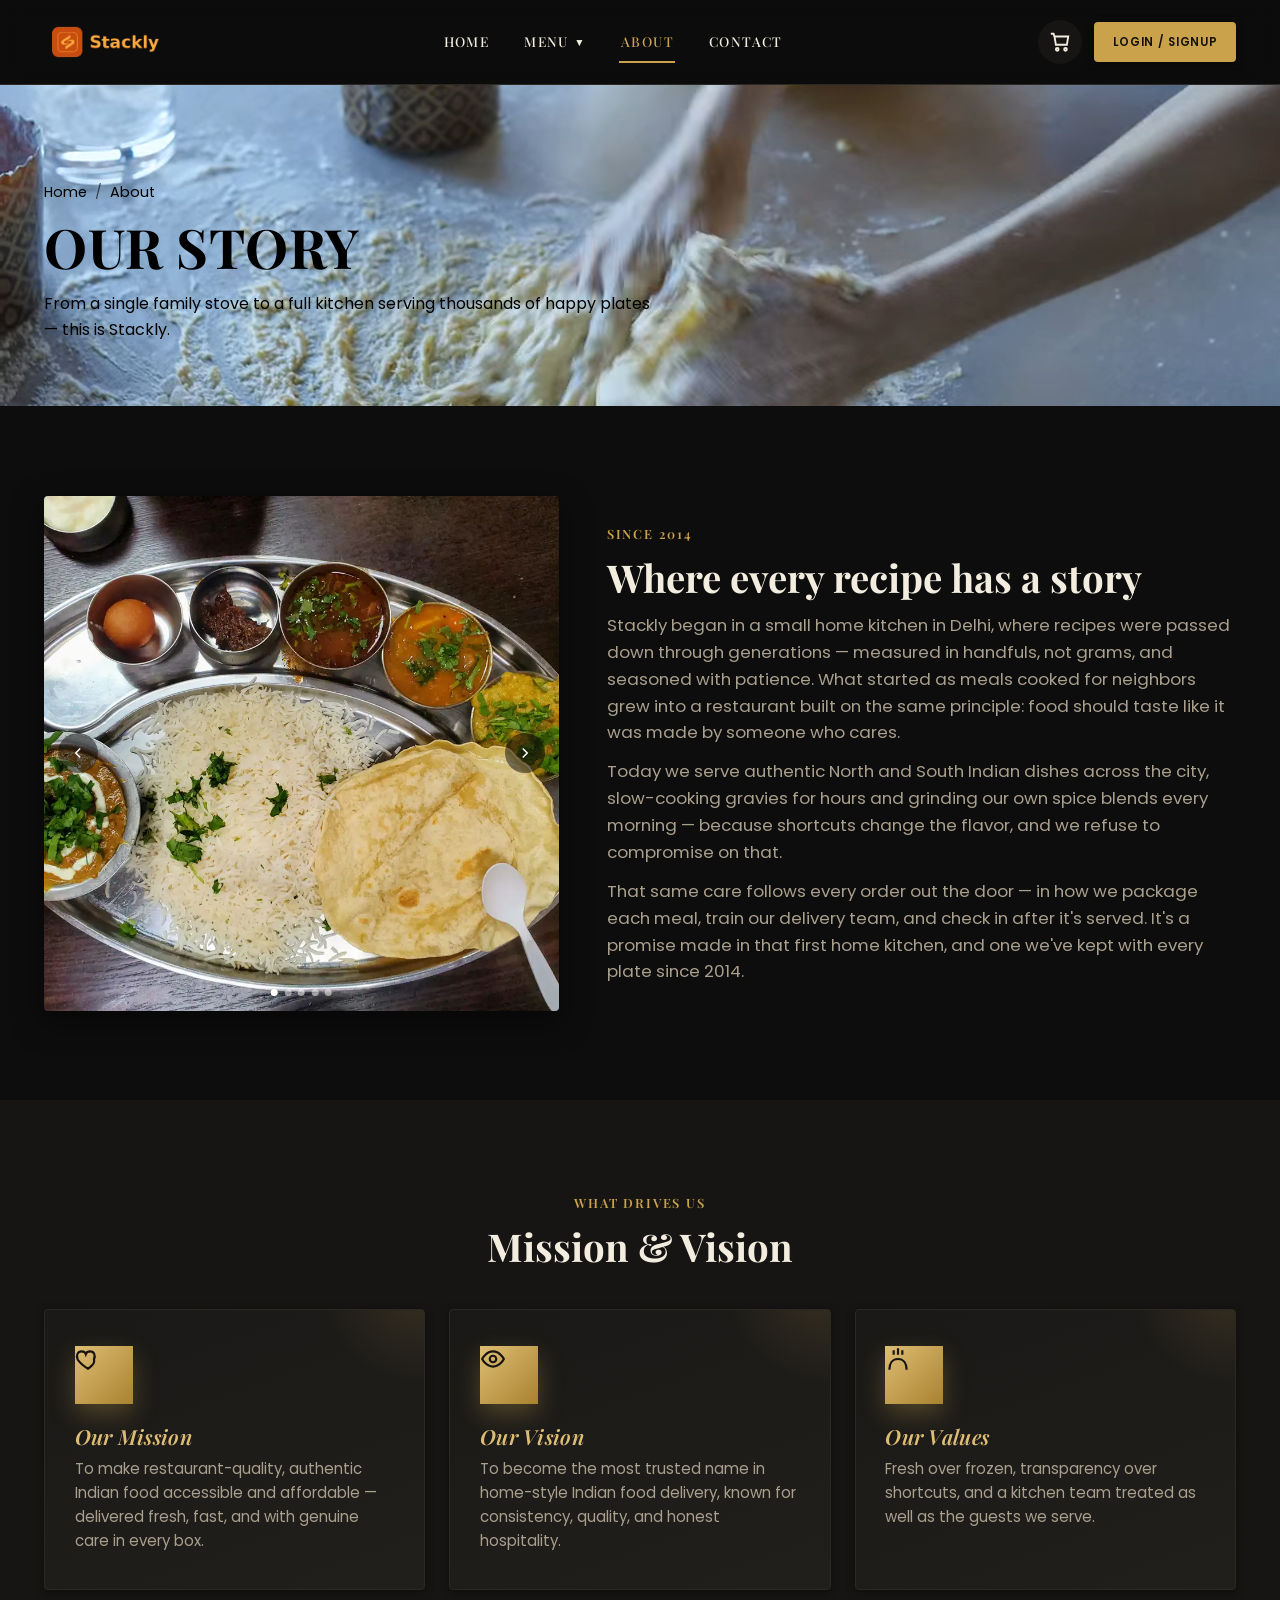
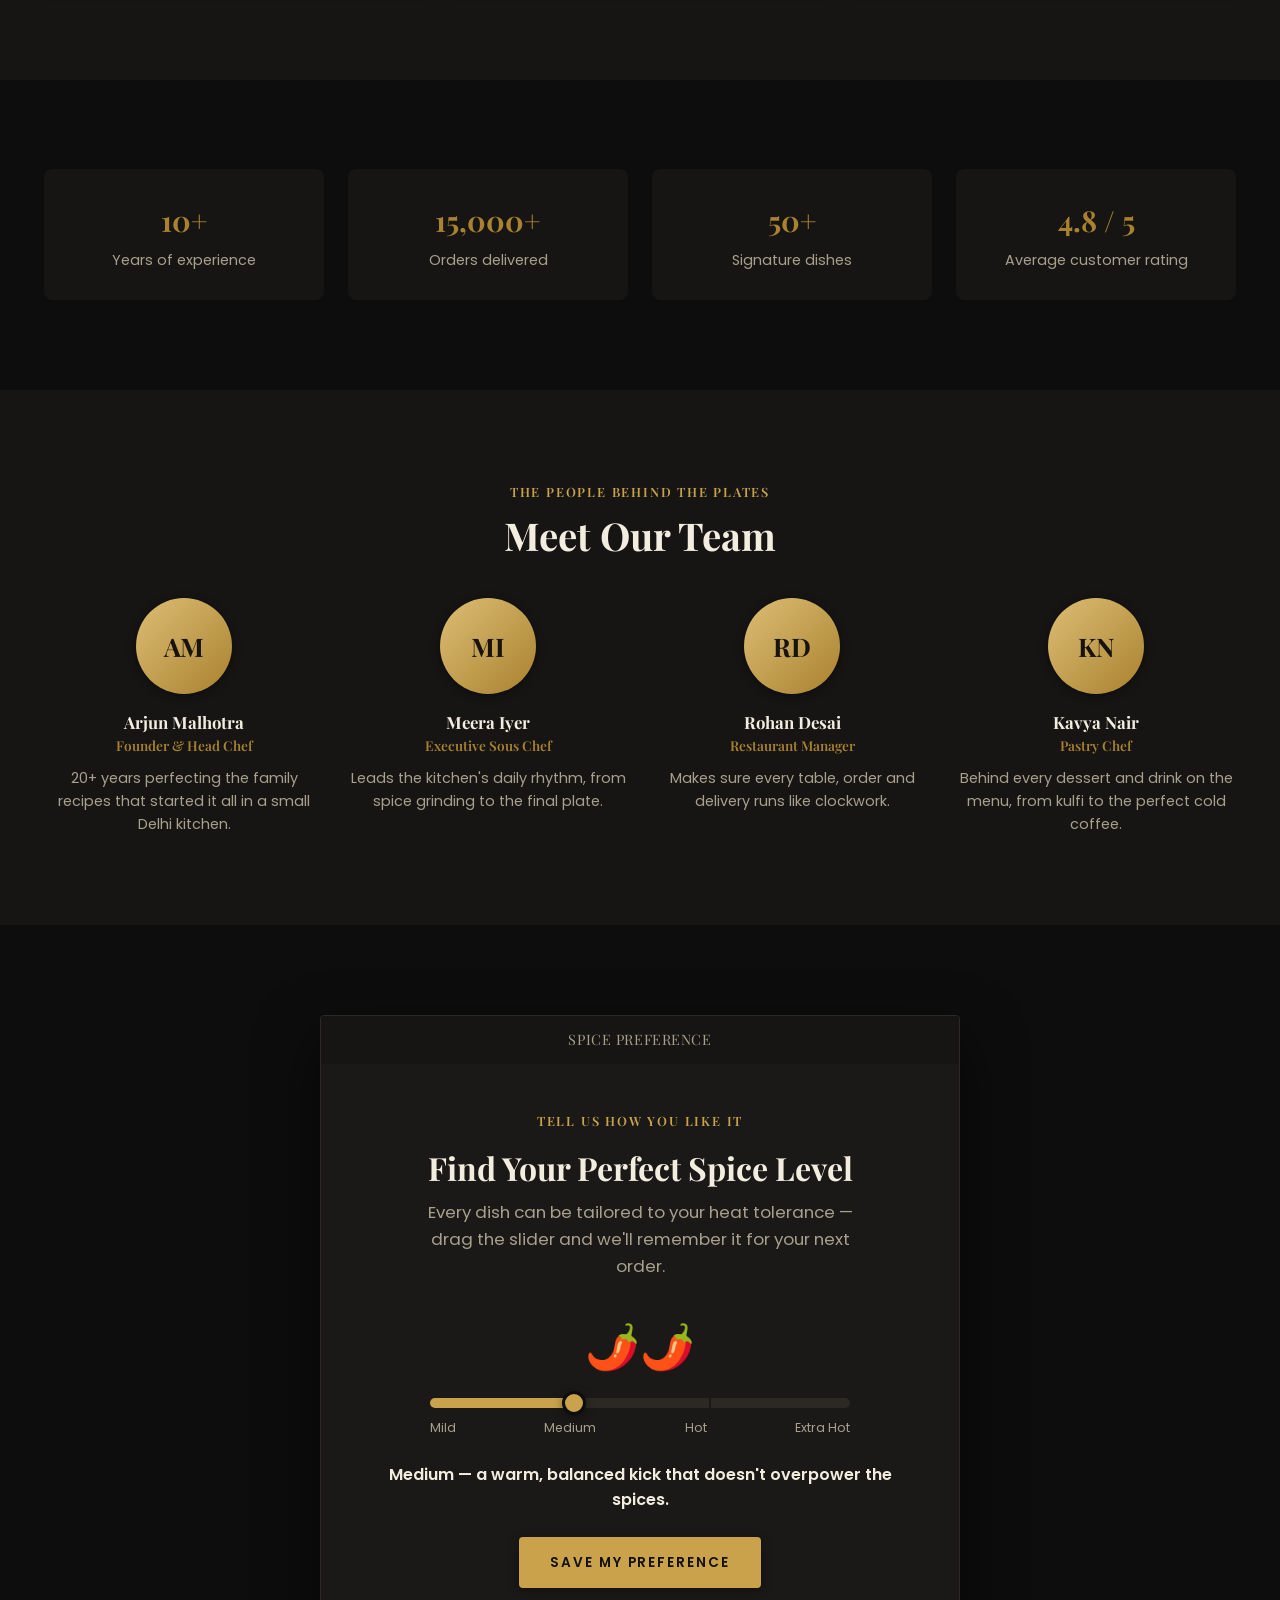
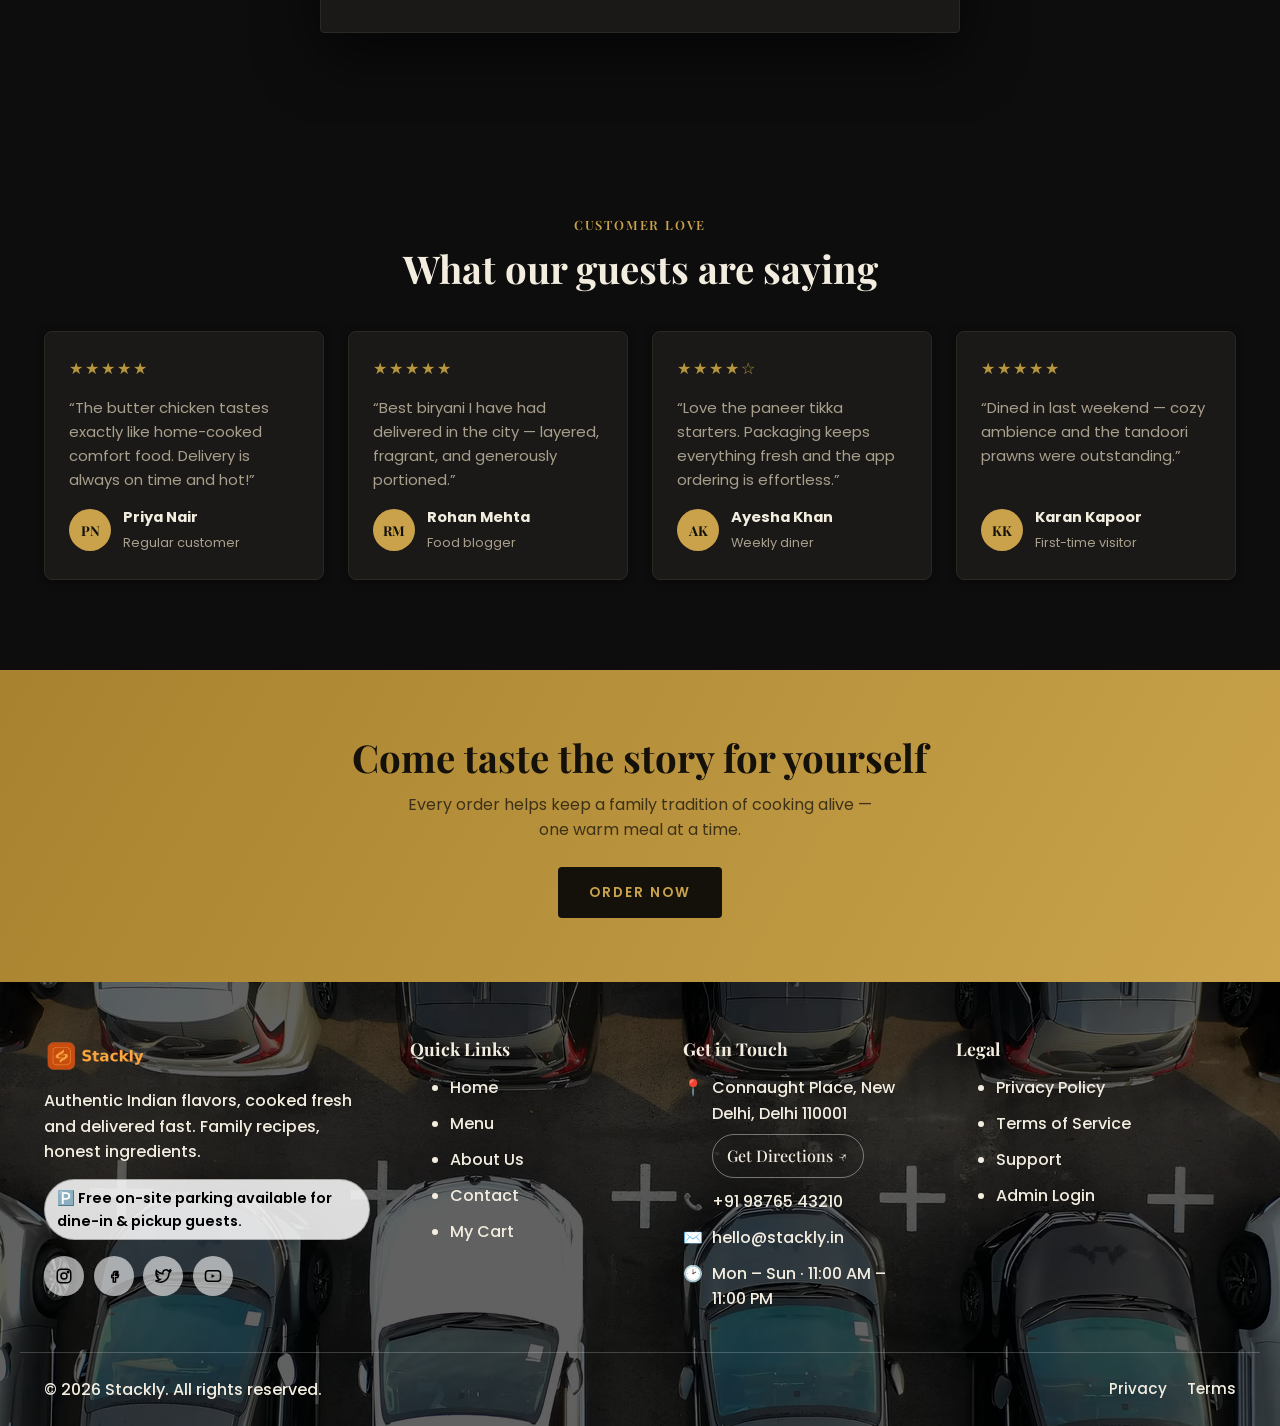
<file: about.html>
<!DOCTYPE html>
<html lang="en">
<head>
<meta charset="UTF-8">
<meta name="viewport" content="width=device-width, initial-scale=1.0">
<title>About Us | Stackly</title>
<meta name="description" content="Learn the story behind Stackly — our mission, our values, and why our food tastes like home.">
<link rel="icon" type="image/webp" href="images/logo-icon.webp">
<link rel="preconnect" href="https://fonts.googleapis.com">
<link href="https://fonts.googleapis.com/css2?family=Playfair+Display:wght@500;600;700;800&amp;family=Poppins:wght@300;400;500;600;700&amp;display=swap" rel="stylesheet">
<link rel="stylesheet" href="css/style.css">
<link rel="stylesheet" href="css/about.css">
</head>
<body data-page="about" class="is-loading">

<div id="loader" role="status" aria-live="polite">
  <img src="images/logo-icon.webp" alt="" class="loader-logo" width="96" height="96">
  <div class="loader-spinner" aria-hidden="true"></div>
  <p class="loader-text">Plating up something delicious…</p>
</div>

<a class="skip-link" href="#main">Skip to content</a>

<header class="navbar">
  <div class="navbar-inner">
    <a href="index.html" class="nav-logo">
      <img src="images/logo.webp" alt="Stackly" width="136" height="40">
    </a>
    <nav class="nav-links" aria-label="Primary">
      <a href="index.html" data-page="home">Home</a>
      <div class="nav-dropdown" data-open="false">
        <button class="nav-dropdown-toggle" aria-expanded="false" aria-haspopup="true">
          Menu <span class="chevron" aria-hidden="true">▼</span>
        </button>
        <div class="nav-dropdown-menu" role="menu">
          <a href="menu.html#starters" role="menuitem">Starters</a>
          <a href="menu.html#mains" role="menuitem">Main Course</a>
          <a href="menu.html#breads" role="menuitem">Breads &amp; Rice</a>
          <a href="menu.html#desserts" role="menuitem">Desserts</a>
          <a href="menu.html#drinks" role="menuitem">Beverages</a>
          <a href="drinks-desserts.html" role="menuitem">Drinks &amp; Desserts</a>
        </div>
      </div>
      <a href="about.html" data-page="about">About</a>
      <a href="contact.html" data-page="contact">Contact</a>
    </nav>
    <div class="nav-actions">
      <a href="cart.html" class="nav-cart-link" aria-label="View cart">
        <svg width="22" height="22" viewBox="0 0 24 24" fill="none" stroke="currentColor" stroke-width="2" aria-hidden="true"><path d="M6 6h15l-1.5 9h-12z"/><path d="M6 6 5 3H2"/><circle cx="9" cy="20" r="1.5"/><circle cx="18" cy="20" r="1.5"/></svg>
        <span class="nav-cart-count" data-cart-count>0</span>
      </a>
      <a href="login.html" class="btn btn-primary btn-sm" data-auth-guest>Login / Signup</a>
      <div class="nav-auth-user" data-auth-user style="display:none">
        <a href="customer-dashboard.html" class="btn btn-ghost btn-sm" data-auth-dashboard-link><span data-auth-name>Account</span></a>
        <button class="btn btn-outline btn-sm" id="logout-btn" type="button">Logout</button>
      </div>
      <button class="nav-toggle" aria-label="Open menu" aria-expanded="false">
        <span class="nav-toggle-bars"><span></span><span></span><span></span></span>
      </button>
    </div>
  </div>
</header>

<div class="mobile-menu" id="mobile-menu">
  <div class="mobile-menu-head">
    <a href="index.html" class="nav-logo" style="color:#fff">
      <img src="images/logo.webp" alt="Stackly" width="136" height="40">
    </a>
    <button class="mobile-menu-close" aria-label="Close menu">&times;</button>
  </div>
  <nav class="mobile-menu-links" aria-label="Mobile primary">
    <a href="index.html" data-page="home">Home</a>
    <div class="mobile-dropdown" data-open="false">
      <button class="mobile-dropdown-toggle" aria-expanded="false">Menu <span class="chevron" aria-hidden="true">▼</span></button>
      <div class="mobile-dropdown-panel">
        <a href="menu.html#starters">Starters</a>
        <a href="menu.html#mains">Main Course</a>
        <a href="menu.html#breads">Breads &amp; Rice</a>
        <a href="menu.html#desserts">Desserts</a>
        <a href="menu.html#drinks">Beverages</a>
        <a href="drinks-desserts.html">Drinks &amp; Desserts</a>
      </div>
    </div>
    <a href="about.html" data-page="about">About</a>
    <a href="contact.html" data-page="contact">Contact</a>
    <a href="cart.html" data-page="cart">Cart (<span data-cart-count>0</span>)</a>
  </nav>
  <div class="mobile-menu-actions">
    <a href="login.html" class="btn btn-primary btn-block" data-auth-guest>Login / Signup</a>
    <div data-auth-user style="display:none">
      <a href="customer-dashboard.html" class="btn btn-ghost btn-block" data-auth-dashboard-link>My Account</a>
      <button class="btn btn-outline btn-block" id="logout-btn-mobile" type="button" style="margin-top:0.75rem">Logout</button>
    </div>
  </div>
</div>

<main id="main">
  <section class="page-hero page-hero-bright" style="background-image:url('images/video/about-bg-poster.webp')">
    <video class="page-hero-video" autoplay muted loop playsinline poster="images/video/about-bg-poster.webp" aria-hidden="true">
      <source src="images/video/about-bg.webm" type="video/webm">
      <source src="images/video/about-bg.mp4" type="video/mp4">
    </video>
    <div class="container">
      <nav class="breadcrumb" aria-label="Breadcrumb">
        <a href="index.html">Home</a><span class="sep">/</span><span aria-current="page">About</span>
      </nav>
      <h1>Our Story</h1>
      <p>From a single family stove to a full kitchen serving thousands of happy plates — this is Stackly.</p>
    </div>
  </section>

  <section class="section">
    <div class="container about-story-grid">
      <div class="about-story-media">
        <div class="story-swiper" id="story-swiper" tabindex="0" aria-label="Photo gallery of our dishes">
          <div class="story-swiper-track">
            <img src="images/about-dish.webp" alt="A traditional Indian thali spread with curry, dal, chutney and warm naan" loading="lazy">
            <img src="images/dishes/m08.webp" alt="Hyderabadi Biryani" loading="lazy">
            <img src="images/dishes/m26.webp" alt="Margherita Pizza" loading="lazy">
            <img src="images/dishes/m33.webp" alt="Sushi Platter" loading="lazy">
            <img src="images/dishes/m35.webp" alt="Belgian Waffles" loading="lazy">
          </div>
          <button class="story-swiper-arrow story-swiper-prev" type="button" aria-label="Previous photo">
            <svg width="18" height="18" viewBox="0 0 24 24" fill="none" stroke="currentColor" stroke-width="2" aria-hidden="true"><path d="M15 18l-6-6 6-6"/></svg>
          </button>
          <button class="story-swiper-arrow story-swiper-next" type="button" aria-label="Next photo">
            <svg width="18" height="18" viewBox="0 0 24 24" fill="none" stroke="currentColor" stroke-width="2" aria-hidden="true"><path d="M9 18l6-6-6-6"/></svg>
          </button>
          <div class="story-swiper-dots"></div>
        </div>
      </div>
      <div>
        <p class="eyebrow">Since 2014</p>
        <h2>Where every recipe has a story</h2>
        <p class="lede">Stackly began in a small home kitchen in Delhi, where recipes were passed down through generations — measured in handfuls, not grams, and seasoned with patience. What started as meals cooked for neighbors grew into a restaurant built on the same principle: food should taste like it was made by someone who cares.</p>
        <p class="lede">Today we serve authentic North and South Indian dishes across the city, slow-cooking gravies for hours and grinding our own spice blends every morning — because shortcuts change the flavor, and we refuse to compromise on that.</p>
        <p class="lede">That same care follows every order out the door — in how we package each meal, train our delivery team, and check in after it's served. It's a promise made in that first home kitchen, and one we've kept with every plate since 2014.</p>
      </div>
    </div>
  </section>

  <section class="section section-alt">
    <div class="container">
      <div class="section-head" style="margin-inline:auto; text-align:center">
        <p class="eyebrow">What Drives Us</p>
        <h2>Mission &amp; Vision</h2>
      </div>
      <div class="mv-grid">
        <div class="mv-card fade-in-section" style="transition-delay:0s">
          <div class="feature-icon" aria-hidden="true">
            <svg width="26" height="26" viewBox="0 0 24 24" fill="none" stroke="currentColor" stroke-width="2"><path d="M12 21s-7-4.35-9.5-8.5C.7 8.5 2.5 5 6 5c2 0 3.5 1 4 2.5.5-1.5 2-2.5 4-2.5 3.5 0 5.3 3.5 3.5 7.5C19 16.65 12 21 12 21z"/></svg>
          </div>
          <h3>Our Mission</h3>
          <p>To make restaurant-quality, authentic Indian food accessible and affordable — delivered fresh, fast, and with genuine care in every box.</p>
        </div>
        <div class="mv-card fade-in-section" style="transition-delay:0.12s">
          <div class="feature-icon" aria-hidden="true">
            <svg width="26" height="26" viewBox="0 0 24 24" fill="none" stroke="currentColor" stroke-width="2"><circle cx="12" cy="12" r="3"/><path d="M2 12s3.5-7 10-7 10 7 10 7-3.5 7-10 7-10-7-10-7z"/></svg>
          </div>
          <h3>Our Vision</h3>
          <p>To become the most trusted name in home-style Indian food delivery, known for consistency, quality, and honest hospitality.</p>
        </div>
        <div class="mv-card fade-in-section" style="transition-delay:0.24s">
          <div class="feature-icon" aria-hidden="true">
            <svg width="26" height="26" viewBox="0 0 24 24" fill="none" stroke="currentColor" stroke-width="2"><path d="M12 2v6M8 4v4M16 4v4"/><path d="M4 22c0-6 3-10 8-10s8 4 8 10"/></svg>
          </div>
          <h3>Our Values</h3>
          <p>Fresh over frozen, transparency over shortcuts, and a kitchen team treated as well as the guests we serve.</p>
        </div>
      </div>
    </div>
  </section>

  <section class="section">
    <div class="container">
      <ul class="stats-row">
        <li><strong>10+</strong><span>Years of experience</span></li>
        <li><strong>15,000+</strong><span>Orders delivered</span></li>
        <li><strong>50+</strong><span>Signature dishes</span></li>
        <li><strong>4.8 / 5</strong><span>Average customer rating</span></li>
      </ul>
    </div>
  </section>

  <section class="section section-alt" id="team">
    <div class="container">
      <div class="section-head" style="margin-inline:auto; text-align:center">
        <p class="eyebrow">The People Behind The Plates</p>
        <h2>Meet Our Team</h2>
      </div>
      <div class="team-grid">
        <div class="team-card fade-in-section" style="transition-delay:0s">
          <div class="team-avatar" aria-hidden="true">AM</div>
          <h3>Arjun Malhotra</h3>
          <span class="team-role">Founder &amp; Head Chef</span>
          <p>20+ years perfecting the family recipes that started it all in a small Delhi kitchen.</p>
        </div>
        <div class="team-card fade-in-section" style="transition-delay:0.08s">
          <div class="team-avatar" aria-hidden="true">MI</div>
          <h3>Meera Iyer</h3>
          <span class="team-role">Executive Sous Chef</span>
          <p>Leads the kitchen's daily rhythm, from spice grinding to the final plate.</p>
        </div>
        <div class="team-card fade-in-section" style="transition-delay:0.16s">
          <div class="team-avatar" aria-hidden="true">RD</div>
          <h3>Rohan Desai</h3>
          <span class="team-role">Restaurant Manager</span>
          <p>Makes sure every table, order and delivery runs like clockwork.</p>
        </div>
        <div class="team-card fade-in-section" style="transition-delay:0.24s">
          <div class="team-avatar" aria-hidden="true">KN</div>
          <h3>Kavya Nair</h3>
          <span class="team-role">Pastry Chef</span>
          <p>Behind every dessert and drink on the menu, from kulfi to the perfect cold coffee.</p>
        </div>
      </div>
    </div>
  </section>

  <section class="section spice-slider-section fade-in-section">
    <div class="spice-bg" aria-hidden="true">
      <img src="images/dishes/m17.webp" alt="" loading="lazy">
      <img src="images/dishes/m21.webp" alt="" loading="lazy">
      <img src="images/dishes/m27.webp" alt="" loading="lazy">
      <img src="images/dishes/m33.webp" alt="" loading="lazy">
    </div>
    <div class="spice-bg-overlay" aria-hidden="true"></div>
    <div class="container">
      <div class="spice-card">
        <div class="spice-card-header">
          <span>Spice Preference</span>
        </div>
        <div class="spice-card-body">
          <p class="eyebrow">Tell Us How You Like It</p>
          <h2>Find Your Perfect Spice Level</h2>
          <p class="lede">Every dish can be tailored to your heat tolerance — drag the slider and we'll remember it for your next order.</p>
          <div class="spice-slider-wrap">
            <div class="spice-emoji" id="spice-emoji" aria-hidden="true">🌶️</div>
            <input type="range" id="spice-slider" class="spice-slider" min="1" max="4" step="1" value="2" aria-label="Spice level: Mild to Extra Hot">
            <div class="spice-ticks" aria-hidden="true">
              <span>Mild</span><span>Medium</span><span>Hot</span><span>Extra Hot</span>
            </div>
          </div>
          <p class="spice-result" id="spice-result">Medium — a warm, balanced kick that doesn't overpower the spices.</p>
          <button type="button" class="btn btn-primary" id="spice-save">Save My Preference</button>
        </div>
      </div>
    </div>
  </section>

  <section class="section fade-in-section" id="reviews">
    <div class="container">
      <div class="section-head" style="margin-inline:auto; text-align:center">
        <p class="eyebrow">Customer Love</p>
        <h2>What our guests are saying</h2>
      </div>
      <div class="testimonial-grid" id="testimonial-grid"></div>
    </div>
  </section>

  <section class="cta-band">
    <div class="container cta-inner">
      <h2>Come taste the story for yourself</h2>
      <p>Every order helps keep a family tradition of cooking alive — one warm meal at a time.</p>
      <a href="menu.html" class="btn btn-accent">Order Now</a>
    </div>
  </section>
</main>

<footer class="site-footer">
  <video class="footer-video" autoplay muted loop playsinline poster="images/video/parking-bg-poster.webp" aria-hidden="true">
    <source src="images/video/parking-bg.webm" type="video/webm">
    <source src="images/video/parking-bg.mp4" type="video/mp4">
  </video>
  <div class="footer-overlay" aria-hidden="true"></div>
  <div class="container footer-grid">
    <div>
      <a href="index.html" class="footer-brand">
        <img src="images/logo.webp" alt="Stackly" width="122" height="36">
      </a>
      <p>Authentic Indian flavors, cooked fresh and delivered fast. Family recipes, honest ingredients.</p>
      <p class="footer-parking-note">🅿️ Free on-site parking available for dine-in &amp; pickup guests.</p>
      <div class="footer-social">
        <a href="404.html" aria-label="Stackly on Instagram"><svg width="18" height="18" viewBox="0 0 24 24" fill="none" stroke="currentColor" stroke-width="2"><rect x="3" y="3" width="18" height="18" rx="5"/><circle cx="12" cy="12" r="4"/><circle cx="17.5" cy="6.5" r="1"/></svg></a>
        <a href="404.html" aria-label="Stackly on Facebook"><svg width="18" height="18" viewBox="0 0 24 24" fill="none" stroke="currentColor" stroke-width="2"><path d="M14 9h3V6h-3c-2 0-3 1.3-3 3v2H9v3h2v6h3v-6h3l1-3h-4v-1.5c0-.6.4-1.5 1-1.5z"/></svg></a>
        <a href="404.html" aria-label="Stackly on Twitter"><svg width="18" height="18" viewBox="0 0 24 24" fill="none" stroke="currentColor" stroke-width="2"><path d="M22 5.8c-.7.3-1.5.6-2.3.7.8-.5 1.5-1.3 1.8-2.3-.8.5-1.7.8-2.6 1a4.1 4.1 0 0 0-7 3.7A11.6 11.6 0 0 1 3.4 4.6a4.1 4.1 0 0 0 1.3 5.4c-.7 0-1.3-.2-1.9-.5v.1c0 2 1.4 3.6 3.3 4a4.1 4.1 0 0 1-1.9.1 4.1 4.1 0 0 0 3.8 2.8A8.2 8.2 0 0 1 2 18.4a11.6 11.6 0 0 0 6.3 1.8c7.5 0 11.7-6.3 11.7-11.7v-.5c.8-.6 1.5-1.3 2-2.2z"/></svg></a>
        <a href="404.html" aria-label="Stackly on YouTube"><svg width="18" height="18" viewBox="0 0 24 24" fill="none" stroke="currentColor" stroke-width="2"><rect x="2" y="5" width="20" height="14" rx="4"/><path d="M10 9.5v5l4.5-2.5z" fill="currentColor" stroke="none"/></svg></a>
      </div>
    </div>
    <div class="footer-col">
      <h4>Quick Links</h4>
      <ul>
        <li><a href="index.html">Home</a></li>
        <li><a href="menu.html">Menu</a></li>
        <li><a href="about.html">About Us</a></li>
        <li><a href="contact.html">Contact</a></li>
        <li><a href="cart.html">My Cart</a></li>
      </ul>
    </div>
    <div class="footer-col">
      <h4>Get in Touch</h4>
      <ul class="footer-contact">
        <li>📍 <span>Connaught Place, New Delhi, Delhi 110001<br><a class="footer-directions-btn" href="https://www.google.com/maps/dir/?api=1&amp;destination=Connaught+Place,+New+Delhi,+Delhi+110001,+India" target="_blank" rel="noopener">Get Directions ↗</a></span></li>
        <li>📞 <a href="tel:+919876543210">+91 98765 43210</a></li>
        <li>✉️ <a href="mailto:hello@stackly.in">hello@stackly.in</a></li>
        <li>🕑 <span>Mon – Sun · 11:00 AM – 11:00 PM</span></li>
      </ul>
    </div>
    <div class="footer-col">
      <h4>Legal</h4>
      <ul>
        <li><a href="#" data-modal-open="privacy-modal">Privacy Policy</a></li>
        <li><a href="#" data-modal-open="terms-modal">Terms of Service</a></li>
        <li><a href="contact.html">Support</a></li>
        <li><a href="login.html">Admin Login</a></li>
      </ul>
    </div>
  </div>
  <div class="container footer-bottom">
    <p>© <span data-year>2026</span> Stackly. All rights reserved.</p>
    <div class="footer-legal">
      <a href="#" data-modal-open="privacy-modal">Privacy</a>
      <a href="#" data-modal-open="terms-modal">Terms</a>
    </div>
  </div>
</footer>

<dialog class="modal" id="privacy-modal">
  <div class="modal-inner">
    <h2>Privacy Policy</h2>
    <p>Stackly collects only the information needed to process your order: name, delivery address, phone number and email. This demo site stores cart, order and account data locally in your browser (localStorage) — nothing is transmitted to a server.</p>
    <p>We never sell your data to third parties. You can clear your locally stored data at any time by clearing your browser's site data for this page.</p>
    <div class="modal-close-row"><button class="btn btn-primary btn-sm" data-modal-close>Close</button></div>
  </div>
</dialog>

<dialog class="modal" id="terms-modal">
  <div class="modal-inner">
    <h2>Terms of Service</h2>
    <p>This website is a demonstration project. Orders placed here are simulated: no real payment is processed and no food is actually delivered. Menu items, prices and delivery times are for illustrative purposes.</p>
    <p>By using this demo you agree that all data is stored locally in your browser and may be cleared at any time.</p>
    <div class="modal-close-row"><button class="btn btn-primary btn-sm" data-modal-close>Close</button></div>
  </div>
</dialog>

<script src="js/data.js"></script>
<script src="js/auth.js"></script>
<script src="js/cart.js"></script>
<script src="js/main.js"></script>
<script src="js/story-swiper.js"></script>
<script src="js/spice-slider.js"></script>
</body>
</html>
</file>
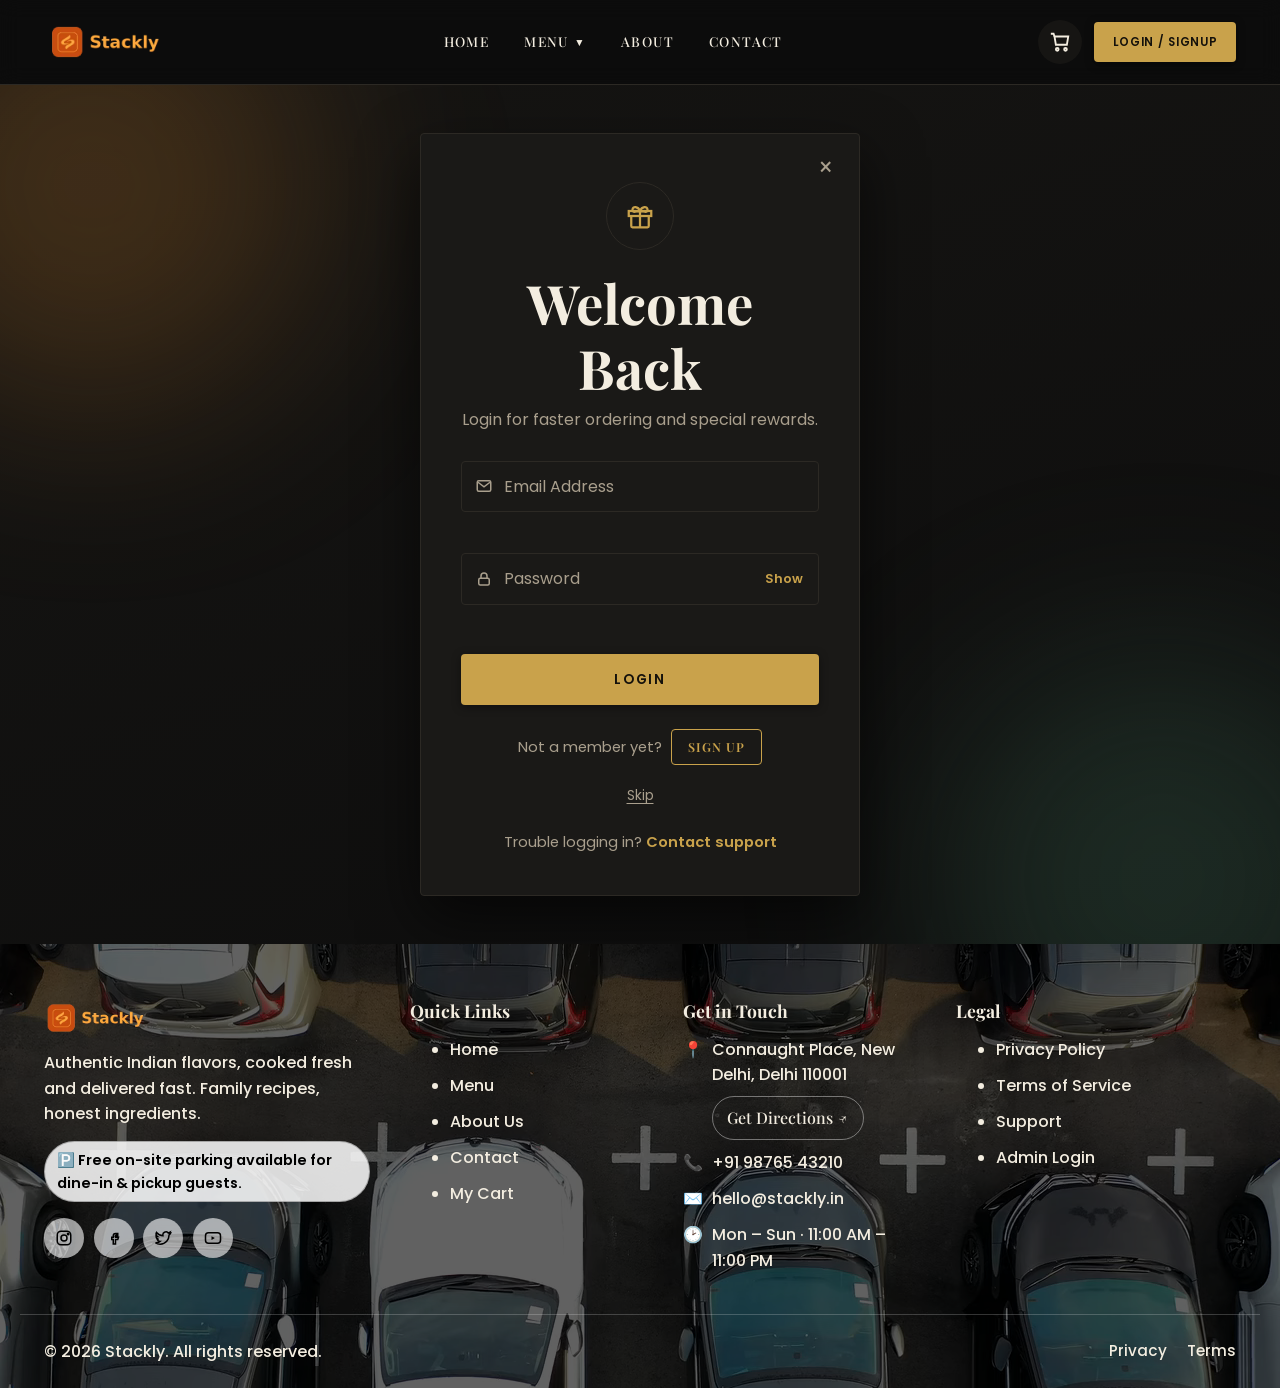
<file: admin-dashboard.html>
<!DOCTYPE html>
<html lang="en">
<head>
<meta charset="UTF-8">
<meta name="viewport" content="width=device-width, initial-scale=1.0">
<title>Admin Dashboard | Stackly</title>
<meta name="description" content="Stackly admin dashboard — manage orders and menu availability.">
<link rel="icon" type="image/webp" href="images/logo-icon.webp">
<link rel="preconnect" href="https://fonts.googleapis.com">
<link href="https://fonts.googleapis.com/css2?family=Playfair+Display:wght@500;600;700;800&amp;family=Poppins:wght@300;400;500;600;700&amp;display=swap" rel="stylesheet">
<link rel="stylesheet" href="css/style.css">
<link rel="stylesheet" href="css/dashboard.css">
</head>
<body data-page="admin-dashboard" class="is-loading">

<div id="loader" role="status" aria-live="polite">
  <img src="images/logo-icon.webp" alt="" class="loader-logo" width="96" height="96">
  <div class="loader-spinner" aria-hidden="true"></div>
  <p class="loader-text">Plating up something delicious…</p>
</div>

<a class="skip-link" href="#main">Skip to content</a>

<header class="navbar">
  <div class="navbar-inner">
    <a href="index.html" class="nav-logo">
      <img src="images/logo.webp" alt="Stackly" width="136" height="40">
    </a>
    <nav class="nav-links" aria-label="Primary">
      <a href="index.html" data-page="home">Home</a>
      <div class="nav-dropdown" data-open="false">
        <button class="nav-dropdown-toggle" aria-expanded="false" aria-haspopup="true">
          Menu <span class="chevron" aria-hidden="true">▼</span>
        </button>
        <div class="nav-dropdown-menu" role="menu">
          <a href="menu.html#starters" role="menuitem">Starters</a>
          <a href="menu.html#mains" role="menuitem">Main Course</a>
          <a href="menu.html#breads" role="menuitem">Breads &amp; Rice</a>
          <a href="menu.html#desserts" role="menuitem">Desserts</a>
          <a href="menu.html#drinks" role="menuitem">Beverages</a>
          <a href="drinks-desserts.html" role="menuitem">Drinks &amp; Desserts</a>
        </div>
      </div>
      <a href="about.html" data-page="about">About</a>
      <a href="contact.html" data-page="contact">Contact</a>
    </nav>
    <div class="nav-actions">
      <a href="cart.html" class="nav-cart-link" aria-label="View cart">
        <svg width="22" height="22" viewBox="0 0 24 24" fill="none" stroke="currentColor" stroke-width="2" aria-hidden="true"><path d="M6 6h15l-1.5 9h-12z"/><path d="M6 6 5 3H2"/><circle cx="9" cy="20" r="1.5"/><circle cx="18" cy="20" r="1.5"/></svg>
        <span class="nav-cart-count" data-cart-count>0</span>
      </a>
      <a href="login.html" class="btn btn-primary btn-sm" data-auth-guest>Login / Signup</a>
      <div class="nav-auth-user" data-auth-user style="display:none">
        <a href="customer-dashboard.html" class="btn btn-ghost btn-sm" data-auth-dashboard-link><span data-auth-name>Account</span></a>
        <button class="btn btn-outline btn-sm" id="logout-btn" type="button">Logout</button>
      </div>
      <button class="nav-toggle" aria-label="Open menu" aria-expanded="false">
        <span class="nav-toggle-bars"><span></span><span></span><span></span></span>
      </button>
    </div>
  </div>
</header>

<div class="mobile-menu" id="mobile-menu">
  <div class="mobile-menu-head">
    <a href="index.html" class="nav-logo" style="color:#fff">
      <img src="images/logo.webp" alt="Stackly" width="136" height="40">
    </a>
    <button class="mobile-menu-close" aria-label="Close menu">&times;</button>
  </div>
  <nav class="mobile-menu-links" aria-label="Mobile primary">
    <a href="index.html" data-page="home">Home</a>
    <div class="mobile-dropdown" data-open="false">
      <button class="mobile-dropdown-toggle" aria-expanded="false">Menu <span class="chevron" aria-hidden="true">▼</span></button>
      <div class="mobile-dropdown-panel">
        <a href="menu.html#starters">Starters</a>
        <a href="menu.html#mains">Main Course</a>
        <a href="menu.html#breads">Breads &amp; Rice</a>
        <a href="menu.html#desserts">Desserts</a>
        <a href="menu.html#drinks">Beverages</a>
        <a href="drinks-desserts.html">Drinks &amp; Desserts</a>
      </div>
    </div>
    <a href="about.html" data-page="about">About</a>
    <a href="contact.html" data-page="contact">Contact</a>
    <a href="cart.html" data-page="cart">Cart (<span data-cart-count>0</span>)</a>
  </nav>
  <div class="mobile-menu-actions">
    <a href="login.html" class="btn btn-primary btn-block" data-auth-guest>Login / Signup</a>
    <div data-auth-user style="display:none">
      <a href="customer-dashboard.html" class="btn btn-ghost btn-block" data-auth-dashboard-link>My Account</a>
      <button class="btn btn-outline btn-block" id="logout-btn-mobile" type="button" style="margin-top:0.75rem">Logout</button>
    </div>
  </div>
</div>

<main id="main">
  <section class="dashboard-hero">
    <div class="container">
      <h1>Admin Dashboard</h1>
      <p>Manage incoming orders and menu availability for Stackly.</p>
    </div>
  </section>

  <section class="section" style="padding-block:0">
    <div class="container dashboard-shell">
      <nav class="dashboard-sidebar" aria-label="Admin sections">
        <button class="dashboard-nav-btn is-active" data-panel-btn="overview">📊 Overview</button>
        <button class="dashboard-nav-btn" data-panel-btn="orders">🧾 All Orders</button>
        <button class="dashboard-nav-btn" data-panel-btn="menu">🍽️ Menu Management</button>
        <button class="dashboard-nav-btn" data-panel-btn="top-items">🏆 Top Selling Items</button>
        <button class="dashboard-nav-btn" data-panel-btn="sold-out">⚠️ Sold Out Alerts</button>
      </nav>

      <div class="dashboard-content">

        <div class="dashboard-panel is-active" data-panel="overview">
          <div class="stat-cards">
            <div class="stat-card"><div class="stat-label">Total Orders</div><div class="stat-value" id="ad-stat-orders">0</div></div>
            <div class="stat-card"><div class="stat-label">Total Revenue</div><div class="stat-value" id="ad-stat-revenue">₹0</div></div>
            <div class="stat-card"><div class="stat-label">Pending Orders</div><div class="stat-value" id="ad-stat-pending">0</div></div>
            <div class="stat-card"><div class="stat-label">Menu Items</div><div class="stat-value" id="ad-stat-menu">0</div></div>
          </div>
          <div class="card" style="padding:1.75rem">
            <h2 style="margin-bottom:1.25rem">Recent Orders</h2>
            <div class="orders-table-wrap">
              <table class="orders-table">
                <thead><tr><th>Order ID</th><th>Customer</th><th>Total</th><th>Status</th></tr></thead>
                <tbody id="ad-recent-orders"></tbody>
              </table>
            </div>
            <p class="empty-note" id="ad-recent-empty" hidden>No orders placed yet.</p>
          </div>
        </div>

        <div class="dashboard-panel" data-panel="orders">
          <div class="card" style="padding:1.75rem">
            <h2 style="margin-bottom:1.25rem">All Orders</h2>
            <div class="orders-table-wrap">
              <table class="orders-table">
                <thead><tr><th>Order ID</th><th>Customer</th><th>Date</th><th>Items</th><th>Total</th><th>Status</th></tr></thead>
                <tbody id="ad-orders-body"></tbody>
              </table>
            </div>
            <p class="empty-note" id="ad-orders-empty" hidden>No orders placed yet. Orders will appear here as customers check out.</p>
          </div>
        </div>

        <div class="dashboard-panel" data-panel="menu">
          <div class="card" style="padding:1.75rem">
            <h2 style="margin-bottom:0.4rem">Menu Management</h2>
            <p class="field-hint" style="margin-bottom:1.25rem">Toggle items in or out of stock. Changes apply immediately on the public menu.</p>
            <div class="orders-table-wrap">
              <table class="orders-table">
                <thead><tr><th>Item</th><th>Category</th><th>Price</th><th>Status</th><th>Action</th></tr></thead>
                <tbody id="ad-menu-body"></tbody>
              </table>
            </div>
          </div>
        </div>

        <div class="dashboard-panel" data-panel="top-items">
          <div class="card" style="padding:1.75rem">
            <h2 style="margin-bottom:0.4rem">Top Selling Items</h2>
            <p class="field-hint" style="margin-bottom:1.25rem">Ranked by total quantity sold across all orders.</p>
            <div class="orders-table-wrap">
              <table class="orders-table">
                <thead><tr><th>Rank</th><th>Item</th><th>Category</th><th>Qty Sold</th><th>Revenue</th></tr></thead>
                <tbody id="ad-top-items-body"></tbody>
              </table>
            </div>
            <p class="empty-note" id="ad-top-items-empty" hidden>No orders placed yet — top sellers will appear here once customers start ordering.</p>
          </div>
        </div>

        <div class="dashboard-panel" data-panel="sold-out">
          <div class="card" style="padding:1.75rem">
            <h2 style="margin-bottom:0.4rem">Sold Out Alerts</h2>
            <p class="field-hint" style="margin-bottom:1.25rem">Items currently marked unavailable on the public menu.</p>
            <div id="ad-sold-out-list"></div>
            <p class="empty-note" id="ad-sold-out-empty" hidden>Nothing sold out right now — every menu item is available.</p>
          </div>
        </div>

      </div>
    </div>
  </section>
</main>

<footer class="site-footer">
  <video class="footer-video" autoplay muted loop playsinline poster="images/video/parking-bg-poster.webp" aria-hidden="true">
    <source src="images/video/parking-bg.webm" type="video/webm">
    <source src="images/video/parking-bg.mp4" type="video/mp4">
  </video>
  <div class="footer-overlay" aria-hidden="true"></div>
  <div class="container footer-grid">
    <div>
      <a href="index.html" class="footer-brand">
        <img src="images/logo.webp" alt="Stackly" width="122" height="36">
      </a>
      <p>Authentic Indian flavors, cooked fresh and delivered fast. Family recipes, honest ingredients.</p>
      <p class="footer-parking-note">🅿️ Free on-site parking available for dine-in &amp; pickup guests.</p>
      <div class="footer-social">
        <a href="404.html" aria-label="Stackly on Instagram"><svg width="18" height="18" viewBox="0 0 24 24" fill="none" stroke="currentColor" stroke-width="2"><rect x="3" y="3" width="18" height="18" rx="5"/><circle cx="12" cy="12" r="4"/><circle cx="17.5" cy="6.5" r="1"/></svg></a>
        <a href="404.html" aria-label="Stackly on Facebook"><svg width="18" height="18" viewBox="0 0 24 24" fill="none" stroke="currentColor" stroke-width="2"><path d="M14 9h3V6h-3c-2 0-3 1.3-3 3v2H9v3h2v6h3v-6h3l1-3h-4v-1.5c0-.6.4-1.5 1-1.5z"/></svg></a>
        <a href="404.html" aria-label="Stackly on Twitter"><svg width="18" height="18" viewBox="0 0 24 24" fill="none" stroke="currentColor" stroke-width="2"><path d="M22 5.8c-.7.3-1.5.6-2.3.7.8-.5 1.5-1.3 1.8-2.3-.8.5-1.7.8-2.6 1a4.1 4.1 0 0 0-7 3.7A11.6 11.6 0 0 1 3.4 4.6a4.1 4.1 0 0 0 1.3 5.4c-.7 0-1.3-.2-1.9-.5v.1c0 2 1.4 3.6 3.3 4a4.1 4.1 0 0 1-1.9.1 4.1 4.1 0 0 0 3.8 2.8A8.2 8.2 0 0 1 2 18.4a11.6 11.6 0 0 0 6.3 1.8c7.5 0 11.7-6.3 11.7-11.7v-.5c.8-.6 1.5-1.3 2-2.2z"/></svg></a>
        <a href="404.html" aria-label="Stackly on YouTube"><svg width="18" height="18" viewBox="0 0 24 24" fill="none" stroke="currentColor" stroke-width="2"><rect x="2" y="5" width="20" height="14" rx="4"/><path d="M10 9.5v5l4.5-2.5z" fill="currentColor" stroke="none"/></svg></a>
      </div>
    </div>
    <div class="footer-col">
      <h4>Quick Links</h4>
      <ul>
        <li><a href="index.html">Home</a></li>
        <li><a href="menu.html">Menu</a></li>
        <li><a href="about.html">About Us</a></li>
        <li><a href="contact.html">Contact</a></li>
        <li><a href="cart.html">My Cart</a></li>
      </ul>
    </div>
    <div class="footer-col">
      <h4>Get in Touch</h4>
      <ul class="footer-contact">
        <li>📍 <span>Connaught Place, New Delhi, Delhi 110001<br><a class="footer-directions-btn" href="https://www.google.com/maps/dir/?api=1&amp;destination=Connaught+Place,+New+Delhi,+Delhi+110001,+India" target="_blank" rel="noopener">Get Directions ↗</a></span></li>
        <li>📞 <a href="tel:+919876543210">+91 98765 43210</a></li>
        <li>✉️ <a href="mailto:hello@stackly.in">hello@stackly.in</a></li>
        <li>🕑 <span>Mon – Sun · 11:00 AM – 11:00 PM</span></li>
      </ul>
    </div>
    <div class="footer-col">
      <h4>Legal</h4>
      <ul>
        <li><a href="#" data-modal-open="privacy-modal">Privacy Policy</a></li>
        <li><a href="#" data-modal-open="terms-modal">Terms of Service</a></li>
        <li><a href="contact.html">Support</a></li>
        <li><a href="login.html">Admin Login</a></li>
      </ul>
    </div>
  </div>
  <div class="container footer-bottom">
    <p>© <span data-year>2026</span> Stackly. All rights reserved.</p>
    <div class="footer-legal">
      <a href="#" data-modal-open="privacy-modal">Privacy</a>
      <a href="#" data-modal-open="terms-modal">Terms</a>
    </div>
  </div>
</footer>

<dialog class="modal" id="privacy-modal">
  <div class="modal-inner">
    <h2>Privacy Policy</h2>
    <p>Stackly collects only the information needed to process your order: name, delivery address, phone number and email. This demo site stores cart, order and account data locally in your browser (localStorage) — nothing is transmitted to a server.</p>
    <p>We never sell your data to third parties. You can clear your locally stored data at any time by clearing your browser's site data for this page.</p>
    <div class="modal-close-row"><button class="btn btn-primary btn-sm" data-modal-close>Close</button></div>
  </div>
</dialog>

<dialog class="modal" id="terms-modal">
  <div class="modal-inner">
    <h2>Terms of Service</h2>
    <p>This website is a demonstration project. Orders placed here are simulated: no real payment is processed and no food is actually delivered. Menu items, prices and delivery times are for illustrative purposes.</p>
    <p>By using this demo you agree that all data is stored locally in your browser and may be cleared at any time.</p>
    <div class="modal-close-row"><button class="btn btn-primary btn-sm" data-modal-close>Close</button></div>
  </div>
</dialog>

<script src="js/data.js"></script>
<script src="js/auth.js"></script>
<script src="js/cart.js"></script>
<script src="js/main.js"></script>
<script src="js/admin-dashboard.js"></script>
</body>
</html>
</file>
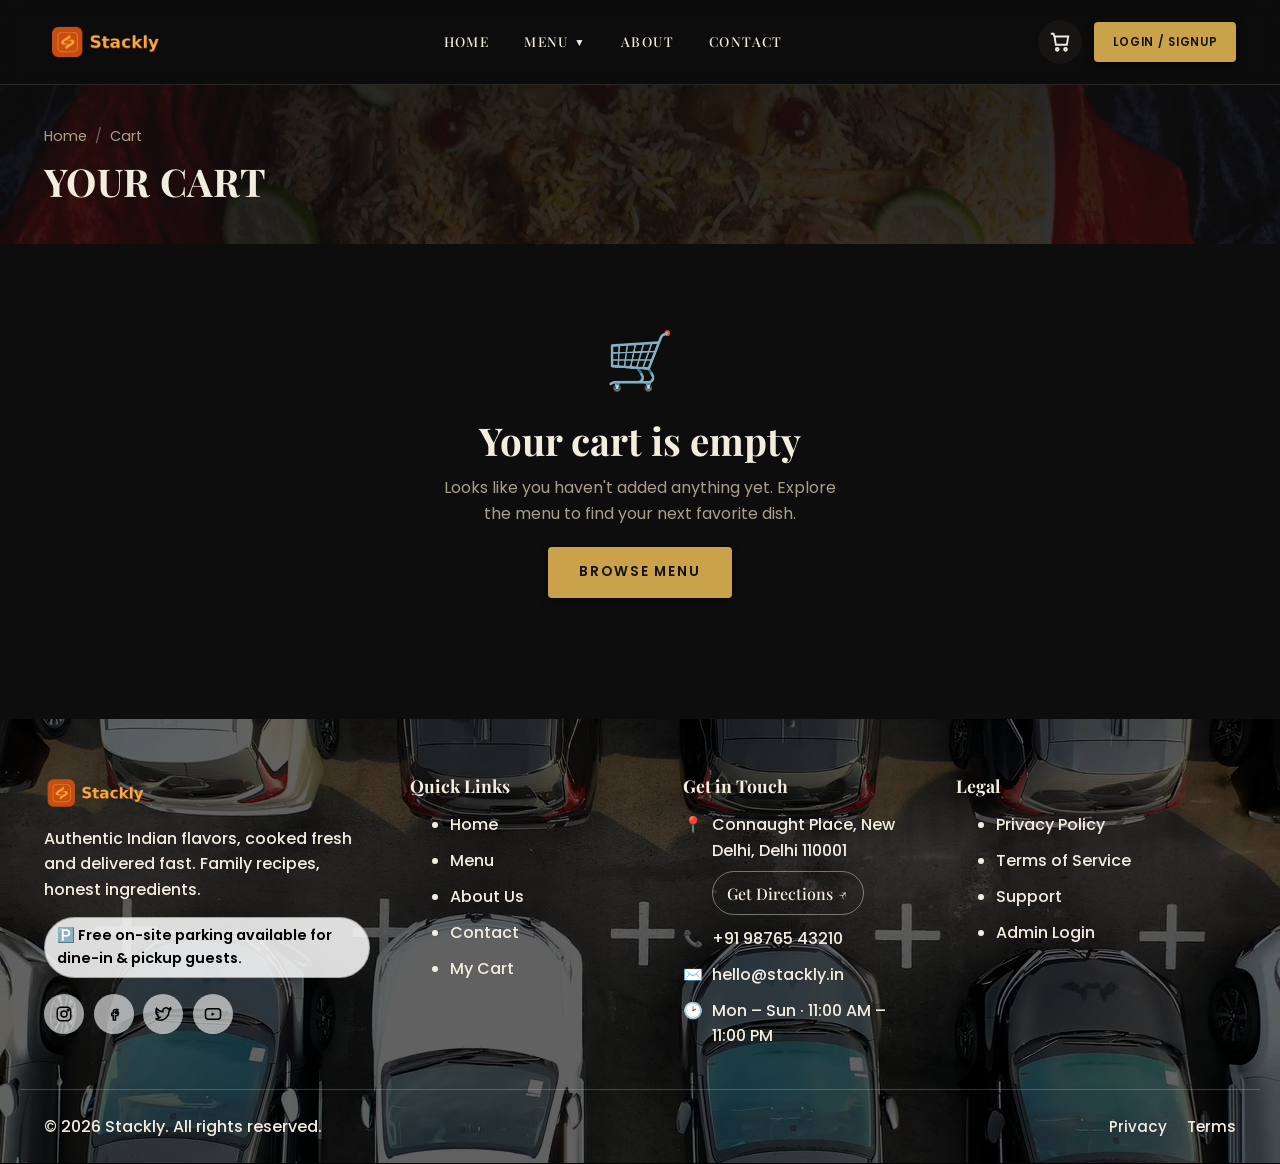
<file: cart.html>
<!DOCTYPE html>
<html lang="en">
<head>
<meta charset="UTF-8">
<meta name="viewport" content="width=device-width, initial-scale=1.0">
<title>Your Cart | Stackly</title>
<meta name="description" content="Review your Stackly order, update quantities, and proceed to checkout.">
<link rel="icon" type="image/webp" href="images/logo-icon.webp">
<link rel="preconnect" href="https://fonts.googleapis.com">
<link href="https://fonts.googleapis.com/css2?family=Playfair+Display:wght@500;600;700;800&amp;family=Poppins:wght@300;400;500;600;700&amp;display=swap" rel="stylesheet">
<link rel="stylesheet" href="css/style.css">
<link rel="stylesheet" href="css/cart.css">
</head>
<body data-page="cart" class="is-loading">

<div id="loader" role="status" aria-live="polite">
  <img src="images/logo-icon.webp" alt="" class="loader-logo" width="96" height="96">
  <div class="loader-spinner" aria-hidden="true"></div>
  <p class="loader-text">Plating up something delicious…</p>
</div>

<a class="skip-link" href="#main">Skip to content</a>

<header class="navbar">
  <div class="navbar-inner">
    <a href="index.html" class="nav-logo">
      <img src="images/logo.webp" alt="Stackly" width="136" height="40">
    </a>
    <nav class="nav-links" aria-label="Primary">
      <a href="index.html" data-page="home">Home</a>
      <div class="nav-dropdown" data-open="false">
        <button class="nav-dropdown-toggle" aria-expanded="false" aria-haspopup="true">
          Menu <span class="chevron" aria-hidden="true">▼</span>
        </button>
        <div class="nav-dropdown-menu" role="menu">
          <a href="menu.html#starters" role="menuitem">Starters</a>
          <a href="menu.html#mains" role="menuitem">Main Course</a>
          <a href="menu.html#breads" role="menuitem">Breads &amp; Rice</a>
          <a href="menu.html#desserts" role="menuitem">Desserts</a>
          <a href="menu.html#drinks" role="menuitem">Beverages</a>
          <a href="drinks-desserts.html" role="menuitem">Drinks &amp; Desserts</a>
        </div>
      </div>
      <a href="about.html" data-page="about">About</a>
      <a href="contact.html" data-page="contact">Contact</a>
    </nav>
    <div class="nav-actions">
      <a href="cart.html" class="nav-cart-link" aria-label="View cart">
        <svg width="22" height="22" viewBox="0 0 24 24" fill="none" stroke="currentColor" stroke-width="2" aria-hidden="true"><path d="M6 6h15l-1.5 9h-12z"/><path d="M6 6 5 3H2"/><circle cx="9" cy="20" r="1.5"/><circle cx="18" cy="20" r="1.5"/></svg>
        <span class="nav-cart-count" data-cart-count>0</span>
      </a>
      <a href="login.html" class="btn btn-primary btn-sm" data-auth-guest>Login / Signup</a>
      <div class="nav-auth-user" data-auth-user style="display:none">
        <a href="customer-dashboard.html" class="btn btn-ghost btn-sm" data-auth-dashboard-link><span data-auth-name>Account</span></a>
        <button class="btn btn-outline btn-sm" id="logout-btn" type="button">Logout</button>
      </div>
      <button class="nav-toggle" aria-label="Open menu" aria-expanded="false">
        <span class="nav-toggle-bars"><span></span><span></span><span></span></span>
      </button>
    </div>
  </div>
</header>

<div class="mobile-menu" id="mobile-menu">
  <div class="mobile-menu-head">
    <a href="index.html" class="nav-logo" style="color:#fff">
      <img src="images/logo.webp" alt="Stackly" width="136" height="40">
    </a>
    <button class="mobile-menu-close" aria-label="Close menu">&times;</button>
  </div>
  <nav class="mobile-menu-links" aria-label="Mobile primary">
    <a href="index.html" data-page="home">Home</a>
    <div class="mobile-dropdown" data-open="false">
      <button class="mobile-dropdown-toggle" aria-expanded="false">Menu <span class="chevron" aria-hidden="true">▼</span></button>
      <div class="mobile-dropdown-panel">
        <a href="menu.html#starters">Starters</a>
        <a href="menu.html#mains">Main Course</a>
        <a href="menu.html#breads">Breads &amp; Rice</a>
        <a href="menu.html#desserts">Desserts</a>
        <a href="menu.html#drinks">Beverages</a>
        <a href="drinks-desserts.html">Drinks &amp; Desserts</a>
      </div>
    </div>
    <a href="about.html" data-page="about">About</a>
    <a href="contact.html" data-page="contact">Contact</a>
    <a href="cart.html" data-page="cart">Cart (<span data-cart-count>0</span>)</a>
  </nav>
  <div class="mobile-menu-actions">
    <a href="login.html" class="btn btn-primary btn-block" data-auth-guest>Login / Signup</a>
    <div data-auth-user style="display:none">
      <a href="customer-dashboard.html" class="btn btn-ghost btn-block" data-auth-dashboard-link>My Account</a>
      <button class="btn btn-outline btn-block" id="logout-btn-mobile" type="button" style="margin-top:0.75rem">Logout</button>
    </div>
  </div>
</div>

<main id="main">
  <section class="page-hero" style="background-image:url('images/hero-bg.webp'); padding-block: 2.5rem">
    <div class="container">
      <nav class="breadcrumb" aria-label="Breadcrumb">
        <a href="index.html">Home</a><span class="sep">/</span><span aria-current="page">Cart</span>
      </nav>
      <h1 style="font-size: clamp(1.8rem, 3vw, 2.6rem)">Your Cart</h1>
    </div>
  </section>

  <section class="section" style="padding-top:2.5rem">
    <div class="container">
      <div id="cart-empty" class="cart-empty" hidden>
        <div aria-hidden="true" style="font-size:3.5rem">🛒</div>
        <h2>Your cart is empty</h2>
        <p>Looks like you haven't added anything yet. Explore the menu to find your next favorite dish.</p>
        <a href="menu.html" class="btn btn-primary">Browse Menu</a>
      </div>

      <div id="cart-content" class="cart-grid" hidden>
        <div class="cart-items card">
          <div class="cart-items-head">
            <h2>Items</h2>
            <button class="btn btn-ghost btn-sm" id="clear-cart-btn" type="button">Clear Cart</button>
          </div>
          <ul id="cart-item-list" class="cart-item-list"></ul>
        </div>

        <aside class="cart-summary card">
          <h2>Order Summary</h2>
          <dl class="summary-lines">
            <div><dt>Subtotal</dt><dd id="sum-subtotal">₹0</dd></div>
            <div><dt>Tax (5%)</dt><dd id="sum-tax">₹0</dd></div>
            <div><dt>Delivery Fee</dt><dd id="sum-delivery">₹0</dd></div>
          </dl>
          <p class="free-delivery-hint" id="free-delivery-hint"></p>
          <div class="summary-total"><span>Total</span><strong id="sum-total">₹0</strong></div>
          <a href="checkout.html" class="btn btn-primary btn-block" id="checkout-btn">Proceed to Checkout</a>
          <a href="menu.html" class="btn btn-outline btn-block" style="margin-top:0.75rem">Add More Items</a>
        </aside>
      </div>
    </div>
  </section>
</main>

<footer class="site-footer">
  <video class="footer-video" autoplay muted loop playsinline poster="images/video/parking-bg-poster.webp" aria-hidden="true">
    <source src="images/video/parking-bg.webm" type="video/webm">
    <source src="images/video/parking-bg.mp4" type="video/mp4">
  </video>
  <div class="footer-overlay" aria-hidden="true"></div>
  <div class="container footer-grid">
    <div>
      <a href="index.html" class="footer-brand">
        <img src="images/logo.webp" alt="Stackly" width="122" height="36">
      </a>
      <p>Authentic Indian flavors, cooked fresh and delivered fast. Family recipes, honest ingredients.</p>
      <p class="footer-parking-note">🅿️ Free on-site parking available for dine-in &amp; pickup guests.</p>
      <div class="footer-social">
        <a href="404.html" aria-label="Stackly on Instagram"><svg width="18" height="18" viewBox="0 0 24 24" fill="none" stroke="currentColor" stroke-width="2"><rect x="3" y="3" width="18" height="18" rx="5"/><circle cx="12" cy="12" r="4"/><circle cx="17.5" cy="6.5" r="1"/></svg></a>
        <a href="404.html" aria-label="Stackly on Facebook"><svg width="18" height="18" viewBox="0 0 24 24" fill="none" stroke="currentColor" stroke-width="2"><path d="M14 9h3V6h-3c-2 0-3 1.3-3 3v2H9v3h2v6h3v-6h3l1-3h-4v-1.5c0-.6.4-1.5 1-1.5z"/></svg></a>
        <a href="404.html" aria-label="Stackly on Twitter"><svg width="18" height="18" viewBox="0 0 24 24" fill="none" stroke="currentColor" stroke-width="2"><path d="M22 5.8c-.7.3-1.5.6-2.3.7.8-.5 1.5-1.3 1.8-2.3-.8.5-1.7.8-2.6 1a4.1 4.1 0 0 0-7 3.7A11.6 11.6 0 0 1 3.4 4.6a4.1 4.1 0 0 0 1.3 5.4c-.7 0-1.3-.2-1.9-.5v.1c0 2 1.4 3.6 3.3 4a4.1 4.1 0 0 1-1.9.1 4.1 4.1 0 0 0 3.8 2.8A8.2 8.2 0 0 1 2 18.4a11.6 11.6 0 0 0 6.3 1.8c7.5 0 11.7-6.3 11.7-11.7v-.5c.8-.6 1.5-1.3 2-2.2z"/></svg></a>
        <a href="404.html" aria-label="Stackly on YouTube"><svg width="18" height="18" viewBox="0 0 24 24" fill="none" stroke="currentColor" stroke-width="2"><rect x="2" y="5" width="20" height="14" rx="4"/><path d="M10 9.5v5l4.5-2.5z" fill="currentColor" stroke="none"/></svg></a>
      </div>
    </div>
    <div class="footer-col">
      <h4>Quick Links</h4>
      <ul>
        <li><a href="index.html">Home</a></li>
        <li><a href="menu.html">Menu</a></li>
        <li><a href="about.html">About Us</a></li>
        <li><a href="contact.html">Contact</a></li>
        <li><a href="cart.html">My Cart</a></li>
      </ul>
    </div>
    <div class="footer-col">
      <h4>Get in Touch</h4>
      <ul class="footer-contact">
        <li>📍 <span>Connaught Place, New Delhi, Delhi 110001<br><a class="footer-directions-btn" href="https://www.google.com/maps/dir/?api=1&amp;destination=Connaught+Place,+New+Delhi,+Delhi+110001,+India" target="_blank" rel="noopener">Get Directions ↗</a></span></li>
        <li>📞 <a href="tel:+919876543210">+91 98765 43210</a></li>
        <li>✉️ <a href="mailto:hello@stackly.in">hello@stackly.in</a></li>
        <li>🕑 <span>Mon – Sun · 11:00 AM – 11:00 PM</span></li>
      </ul>
    </div>
    <div class="footer-col">
      <h4>Legal</h4>
      <ul>
        <li><a href="#" data-modal-open="privacy-modal">Privacy Policy</a></li>
        <li><a href="#" data-modal-open="terms-modal">Terms of Service</a></li>
        <li><a href="contact.html">Support</a></li>
        <li><a href="login.html">Admin Login</a></li>
      </ul>
    </div>
  </div>
  <div class="container footer-bottom">
    <p>© <span data-year>2026</span> Stackly. All rights reserved.</p>
    <div class="footer-legal">
      <a href="#" data-modal-open="privacy-modal">Privacy</a>
      <a href="#" data-modal-open="terms-modal">Terms</a>
    </div>
  </div>
</footer>

<dialog class="modal" id="privacy-modal">
  <div class="modal-inner">
    <h2>Privacy Policy</h2>
    <p>Stackly collects only the information needed to process your order: name, delivery address, phone number and email. This demo site stores cart, order and account data locally in your browser (localStorage) — nothing is transmitted to a server.</p>
    <p>We never sell your data to third parties. You can clear your locally stored data at any time by clearing your browser's site data for this page.</p>
    <div class="modal-close-row"><button class="btn btn-primary btn-sm" data-modal-close>Close</button></div>
  </div>
</dialog>

<dialog class="modal" id="terms-modal">
  <div class="modal-inner">
    <h2>Terms of Service</h2>
    <p>This website is a demonstration project. Orders placed here are simulated: no real payment is processed and no food is actually delivered. Menu items, prices and delivery times are for illustrative purposes.</p>
    <p>By using this demo you agree that all data is stored locally in your browser and may be cleared at any time.</p>
    <div class="modal-close-row"><button class="btn btn-primary btn-sm" data-modal-close>Close</button></div>
  </div>
</dialog>

<script src="js/data.js"></script>
<script src="js/auth.js"></script>
<script src="js/cart.js"></script>
<script src="js/main.js"></script>
<script src="js/cart-page.js"></script>
</body>
</html>
</file>
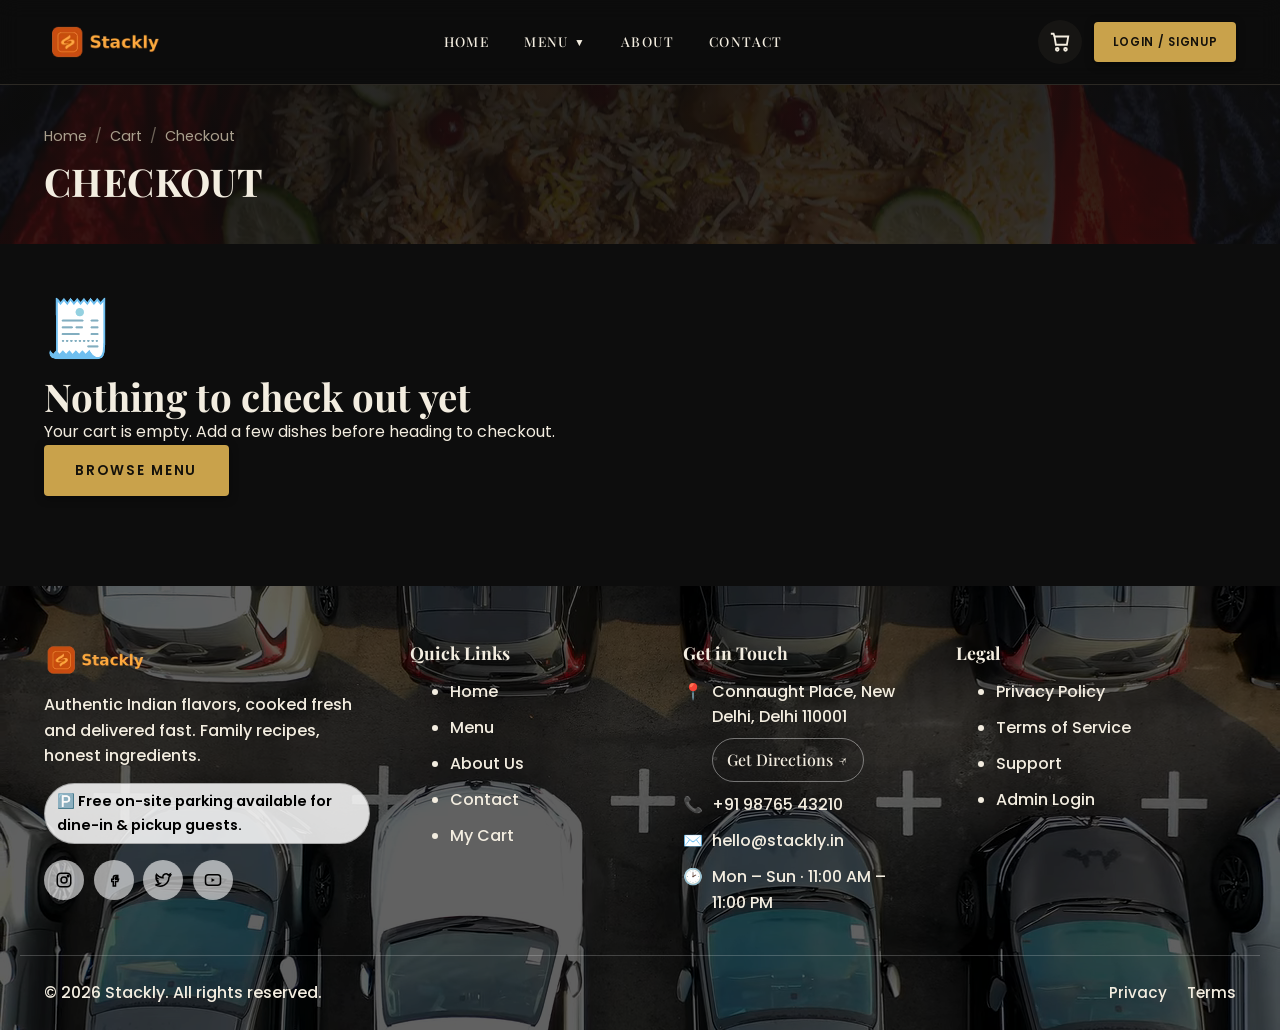
<file: checkout.html>
<!DOCTYPE html>
<html lang="en">
<head>
<meta charset="UTF-8">
<meta name="viewport" content="width=device-width, initial-scale=1.0">
<title>Checkout | Stackly</title>
<meta name="description" content="Enter your delivery details and choose a payment method to complete your Stackly order.">
<link rel="icon" type="image/webp" href="images/logo-icon.webp">
<link rel="preconnect" href="https://fonts.googleapis.com">
<link href="https://fonts.googleapis.com/css2?family=Playfair+Display:wght@500;600;700;800&amp;family=Poppins:wght@300;400;500;600;700&amp;display=swap" rel="stylesheet">
<link rel="stylesheet" href="css/style.css">
<link rel="stylesheet" href="css/checkout.css">
</head>
<body data-page="checkout" class="is-loading">

<div id="loader" role="status" aria-live="polite">
  <img src="images/logo-icon.webp" alt="" class="loader-logo" width="96" height="96">
  <div class="loader-spinner" aria-hidden="true"></div>
  <p class="loader-text">Plating up something delicious…</p>
</div>

<a class="skip-link" href="#main">Skip to content</a>

<header class="navbar">
  <div class="navbar-inner">
    <a href="index.html" class="nav-logo">
      <img src="images/logo.webp" alt="Stackly" width="136" height="40">
    </a>
    <nav class="nav-links" aria-label="Primary">
      <a href="index.html" data-page="home">Home</a>
      <div class="nav-dropdown" data-open="false">
        <button class="nav-dropdown-toggle" aria-expanded="false" aria-haspopup="true">
          Menu <span class="chevron" aria-hidden="true">▼</span>
        </button>
        <div class="nav-dropdown-menu" role="menu">
          <a href="menu.html#starters" role="menuitem">Starters</a>
          <a href="menu.html#mains" role="menuitem">Main Course</a>
          <a href="menu.html#breads" role="menuitem">Breads &amp; Rice</a>
          <a href="menu.html#desserts" role="menuitem">Desserts</a>
          <a href="menu.html#drinks" role="menuitem">Beverages</a>
          <a href="drinks-desserts.html" role="menuitem">Drinks &amp; Desserts</a>
        </div>
      </div>
      <a href="about.html" data-page="about">About</a>
      <a href="contact.html" data-page="contact">Contact</a>
    </nav>
    <div class="nav-actions">
      <a href="cart.html" class="nav-cart-link" aria-label="View cart">
        <svg width="22" height="22" viewBox="0 0 24 24" fill="none" stroke="currentColor" stroke-width="2" aria-hidden="true"><path d="M6 6h15l-1.5 9h-12z"/><path d="M6 6 5 3H2"/><circle cx="9" cy="20" r="1.5"/><circle cx="18" cy="20" r="1.5"/></svg>
        <span class="nav-cart-count" data-cart-count>0</span>
      </a>
      <a href="login.html" class="btn btn-primary btn-sm" data-auth-guest>Login / Signup</a>
      <div class="nav-auth-user" data-auth-user style="display:none">
        <a href="customer-dashboard.html" class="btn btn-ghost btn-sm" data-auth-dashboard-link><span data-auth-name>Account</span></a>
        <button class="btn btn-outline btn-sm" id="logout-btn" type="button">Logout</button>
      </div>
      <button class="nav-toggle" aria-label="Open menu" aria-expanded="false">
        <span class="nav-toggle-bars"><span></span><span></span><span></span></span>
      </button>
    </div>
  </div>
</header>

<div class="mobile-menu" id="mobile-menu">
  <div class="mobile-menu-head">
    <a href="index.html" class="nav-logo" style="color:#fff">
      <img src="images/logo.webp" alt="Stackly" width="136" height="40">
    </a>
    <button class="mobile-menu-close" aria-label="Close menu">&times;</button>
  </div>
  <nav class="mobile-menu-links" aria-label="Mobile primary">
    <a href="index.html" data-page="home">Home</a>
    <div class="mobile-dropdown" data-open="false">
      <button class="mobile-dropdown-toggle" aria-expanded="false">Menu <span class="chevron" aria-hidden="true">▼</span></button>
      <div class="mobile-dropdown-panel">
        <a href="menu.html#starters">Starters</a>
        <a href="menu.html#mains">Main Course</a>
        <a href="menu.html#breads">Breads &amp; Rice</a>
        <a href="menu.html#desserts">Desserts</a>
        <a href="menu.html#drinks">Beverages</a>
        <a href="drinks-desserts.html">Drinks &amp; Desserts</a>
      </div>
    </div>
    <a href="about.html" data-page="about">About</a>
    <a href="contact.html" data-page="contact">Contact</a>
    <a href="cart.html" data-page="cart">Cart (<span data-cart-count>0</span>)</a>
  </nav>
  <div class="mobile-menu-actions">
    <a href="login.html" class="btn btn-primary btn-block" data-auth-guest>Login / Signup</a>
    <div data-auth-user style="display:none">
      <a href="customer-dashboard.html" class="btn btn-ghost btn-block" data-auth-dashboard-link>My Account</a>
      <button class="btn btn-outline btn-block" id="logout-btn-mobile" type="button" style="margin-top:0.75rem">Logout</button>
    </div>
  </div>
</div>

<main id="main">
  <section class="page-hero" style="background-image:url('images/hero-bg.webp'); padding-block: 2.5rem">
    <div class="container">
      <nav class="breadcrumb" aria-label="Breadcrumb">
        <a href="index.html">Home</a><span class="sep">/</span><a href="cart.html">Cart</a><span class="sep">/</span><span aria-current="page">Checkout</span>
      </nav>
      <h1 style="font-size: clamp(1.8rem, 3vw, 2.6rem)">Checkout</h1>
    </div>
  </section>

  <section class="section" style="padding-top:2.5rem">
    <div class="container">

      <div id="checkout-empty" class="cart-empty" hidden>
        <div aria-hidden="true" style="font-size:3.5rem">🧾</div>
        <h2>Nothing to check out yet</h2>
        <p>Your cart is empty. Add a few dishes before heading to checkout.</p>
        <a href="menu.html" class="btn btn-primary">Browse Menu</a>
      </div>

      <form id="checkout-form" class="checkout-grid" novalidate hidden>
        <div class="checkout-main">

          <div class="card checkout-card">
            <h2>Delivery Address</h2>
            <div class="field">
              <label for="co-name">Full Name <span class="required">*</span></label>
              <input type="text" id="co-name" name="fullName" autocomplete="name" required aria-describedby="err-co-name">
              <p class="field-error" id="err-co-name"></p>
            </div>
            <div class="field">
              <label for="co-phone">Phone Number <span class="required">*</span></label>
              <input type="tel" id="co-phone" name="phone" autocomplete="tel" placeholder="e.g. 98765 43210" required aria-describedby="err-co-phone">
              <p class="field-error" id="err-co-phone"></p>
            </div>
            <div class="field">
              <label for="co-address">Address Line <span class="required">*</span></label>
              <input type="text" id="co-address" name="address" autocomplete="street-address" placeholder="House no., street, area" required aria-describedby="err-co-address">
              <p class="field-error" id="err-co-address"></p>
            </div>
            <div class="field-row">
              <div class="field">
                <label for="co-city">City <span class="required">*</span></label>
                <input type="text" id="co-city" name="city" autocomplete="address-level2" required aria-describedby="err-co-city">
                <p class="field-error" id="err-co-city"></p>
              </div>
              <div class="field">
                <label for="co-pincode">Pincode <span class="required">*</span></label>
                <input type="text" id="co-pincode" name="pincode" inputmode="numeric" autocomplete="postal-code" placeholder="6-digit PIN" required aria-describedby="err-co-pincode">
                <p class="field-error" id="err-co-pincode"></p>
              </div>
            </div>
            <div class="field">
              <label for="co-notes">Delivery Notes <span class="field-hint">(optional)</span></label>
              <textarea id="co-notes" name="notes" placeholder="e.g. Ring the bell, leave at door…"></textarea>
            </div>
          </div>

          <div class="card checkout-card">
            <h2>Payment Method</h2>
            <div class="payment-options" role="radiogroup" aria-label="Payment method">
              <label class="payment-option">
                <input type="radio" name="payment" value="card" checked>
                <span class="payment-icon" aria-hidden="true">💳</span>
                <span>Credit / Debit Card</span>
              </label>
              <label class="payment-option">
                <input type="radio" name="payment" value="upi">
                <span class="payment-icon" aria-hidden="true">📱</span>
                <span>UPI</span>
              </label>
              <label class="payment-option">
                <input type="radio" name="payment" value="cod">
                <span class="payment-icon" aria-hidden="true">💵</span>
                <span>Cash on Delivery</span>
              </label>
            </div>
            <p class="field-hint" style="margin-top:0.75rem">This is a demo checkout — no real payment will be processed.</p>
          </div>
        </div>

        <aside class="cart-summary card checkout-summary">
          <h2>Order Summary</h2>
          <ul id="checkout-item-list" class="checkout-item-list"></ul>
          <dl class="summary-lines">
            <div><dt>Subtotal</dt><dd id="co-subtotal">₹0</dd></div>
            <div><dt>Tax (5%)</dt><dd id="co-tax">₹0</dd></div>
            <div><dt>Delivery Fee</dt><dd id="co-delivery">₹0</dd></div>
          </dl>
          <div class="summary-total"><span>Total</span><strong id="co-total">₹0</strong></div>
          <button type="submit" class="btn btn-primary btn-block">Place Order</button>
        </aside>
      </form>
    </div>
  </section>
</main>

<footer class="site-footer">
  <video class="footer-video" autoplay muted loop playsinline poster="images/video/parking-bg-poster.webp" aria-hidden="true">
    <source src="images/video/parking-bg.webm" type="video/webm">
    <source src="images/video/parking-bg.mp4" type="video/mp4">
  </video>
  <div class="footer-overlay" aria-hidden="true"></div>
  <div class="container footer-grid">
    <div>
      <a href="index.html" class="footer-brand">
        <img src="images/logo.webp" alt="Stackly" width="122" height="36">
      </a>
      <p>Authentic Indian flavors, cooked fresh and delivered fast. Family recipes, honest ingredients.</p>
      <p class="footer-parking-note">🅿️ Free on-site parking available for dine-in &amp; pickup guests.</p>
      <div class="footer-social">
        <a href="404.html" aria-label="Stackly on Instagram"><svg width="18" height="18" viewBox="0 0 24 24" fill="none" stroke="currentColor" stroke-width="2"><rect x="3" y="3" width="18" height="18" rx="5"/><circle cx="12" cy="12" r="4"/><circle cx="17.5" cy="6.5" r="1"/></svg></a>
        <a href="404.html" aria-label="Stackly on Facebook"><svg width="18" height="18" viewBox="0 0 24 24" fill="none" stroke="currentColor" stroke-width="2"><path d="M14 9h3V6h-3c-2 0-3 1.3-3 3v2H9v3h2v6h3v-6h3l1-3h-4v-1.5c0-.6.4-1.5 1-1.5z"/></svg></a>
        <a href="404.html" aria-label="Stackly on Twitter"><svg width="18" height="18" viewBox="0 0 24 24" fill="none" stroke="currentColor" stroke-width="2"><path d="M22 5.8c-.7.3-1.5.6-2.3.7.8-.5 1.5-1.3 1.8-2.3-.8.5-1.7.8-2.6 1a4.1 4.1 0 0 0-7 3.7A11.6 11.6 0 0 1 3.4 4.6a4.1 4.1 0 0 0 1.3 5.4c-.7 0-1.3-.2-1.9-.5v.1c0 2 1.4 3.6 3.3 4a4.1 4.1 0 0 1-1.9.1 4.1 4.1 0 0 0 3.8 2.8A8.2 8.2 0 0 1 2 18.4a11.6 11.6 0 0 0 6.3 1.8c7.5 0 11.7-6.3 11.7-11.7v-.5c.8-.6 1.5-1.3 2-2.2z"/></svg></a>
        <a href="404.html" aria-label="Stackly on YouTube"><svg width="18" height="18" viewBox="0 0 24 24" fill="none" stroke="currentColor" stroke-width="2"><rect x="2" y="5" width="20" height="14" rx="4"/><path d="M10 9.5v5l4.5-2.5z" fill="currentColor" stroke="none"/></svg></a>
      </div>
    </div>
    <div class="footer-col">
      <h4>Quick Links</h4>
      <ul>
        <li><a href="index.html">Home</a></li>
        <li><a href="menu.html">Menu</a></li>
        <li><a href="about.html">About Us</a></li>
        <li><a href="contact.html">Contact</a></li>
        <li><a href="cart.html">My Cart</a></li>
      </ul>
    </div>
    <div class="footer-col">
      <h4>Get in Touch</h4>
      <ul class="footer-contact">
        <li>📍 <span>Connaught Place, New Delhi, Delhi 110001<br><a class="footer-directions-btn" href="https://www.google.com/maps/dir/?api=1&amp;destination=Connaught+Place,+New+Delhi,+Delhi+110001,+India" target="_blank" rel="noopener">Get Directions ↗</a></span></li>
        <li>📞 <a href="tel:+919876543210">+91 98765 43210</a></li>
        <li>✉️ <a href="mailto:hello@stackly.in">hello@stackly.in</a></li>
        <li>🕑 <span>Mon – Sun · 11:00 AM – 11:00 PM</span></li>
      </ul>
    </div>
    <div class="footer-col">
      <h4>Legal</h4>
      <ul>
        <li><a href="#" data-modal-open="privacy-modal">Privacy Policy</a></li>
        <li><a href="#" data-modal-open="terms-modal">Terms of Service</a></li>
        <li><a href="contact.html">Support</a></li>
        <li><a href="login.html">Admin Login</a></li>
      </ul>
    </div>
  </div>
  <div class="container footer-bottom">
    <p>© <span data-year>2026</span> Stackly. All rights reserved.</p>
    <div class="footer-legal">
      <a href="#" data-modal-open="privacy-modal">Privacy</a>
      <a href="#" data-modal-open="terms-modal">Terms</a>
    </div>
  </div>
</footer>

<dialog class="modal" id="privacy-modal">
  <div class="modal-inner">
    <h2>Privacy Policy</h2>
    <p>Stackly collects only the information needed to process your order: name, delivery address, phone number and email. This demo site stores cart, order and account data locally in your browser (localStorage) — nothing is transmitted to a server.</p>
    <p>We never sell your data to third parties. You can clear your locally stored data at any time by clearing your browser's site data for this page.</p>
    <div class="modal-close-row"><button class="btn btn-primary btn-sm" data-modal-close>Close</button></div>
  </div>
</dialog>

<dialog class="modal" id="terms-modal">
  <div class="modal-inner">
    <h2>Terms of Service</h2>
    <p>This website is a demonstration project. Orders placed here are simulated: no real payment is processed and no food is actually delivered. Menu items, prices and delivery times are for illustrative purposes.</p>
    <p>By using this demo you agree that all data is stored locally in your browser and may be cleared at any time.</p>
    <div class="modal-close-row"><button class="btn btn-primary btn-sm" data-modal-close>Close</button></div>
  </div>
</dialog>

<script src="js/data.js"></script>
<script src="js/auth.js"></script>
<script src="js/cart.js"></script>
<script src="js/main.js"></script>
<script src="js/checkout.js"></script>
</body>
</html>
</file>
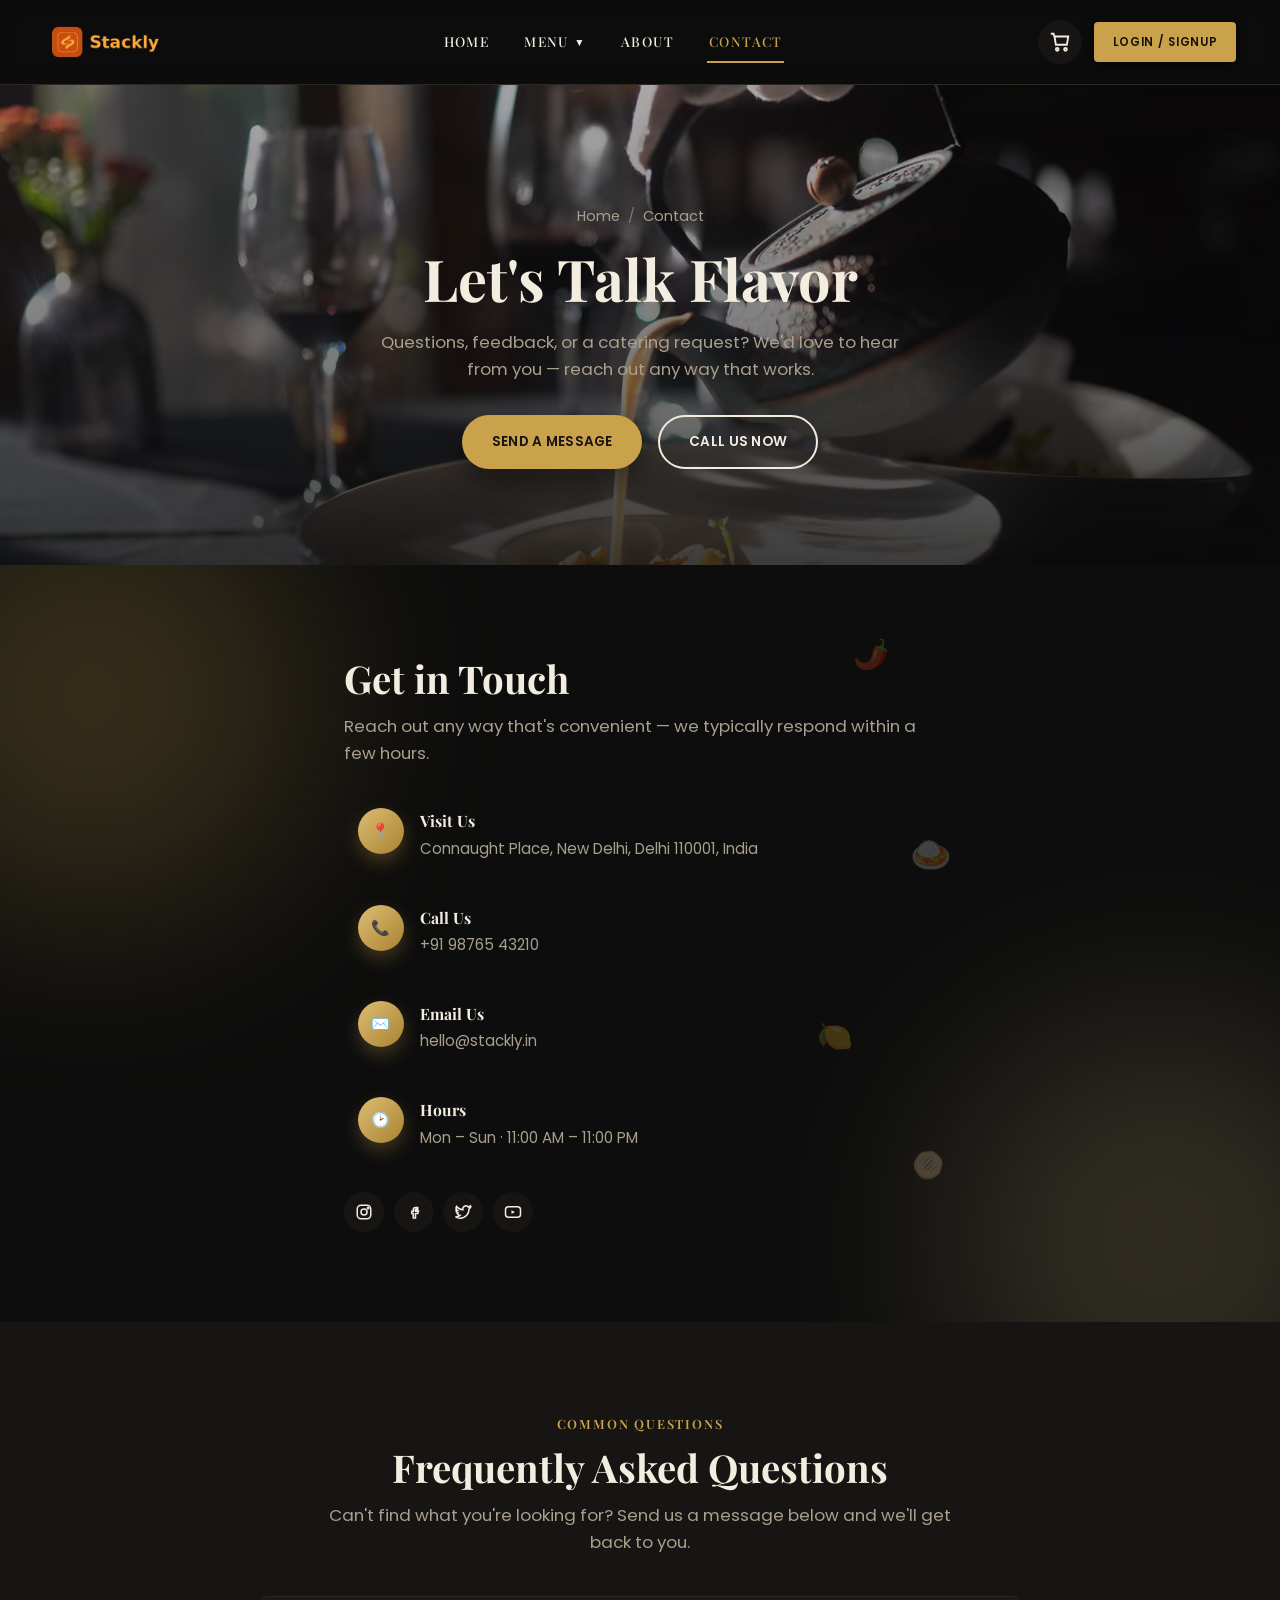
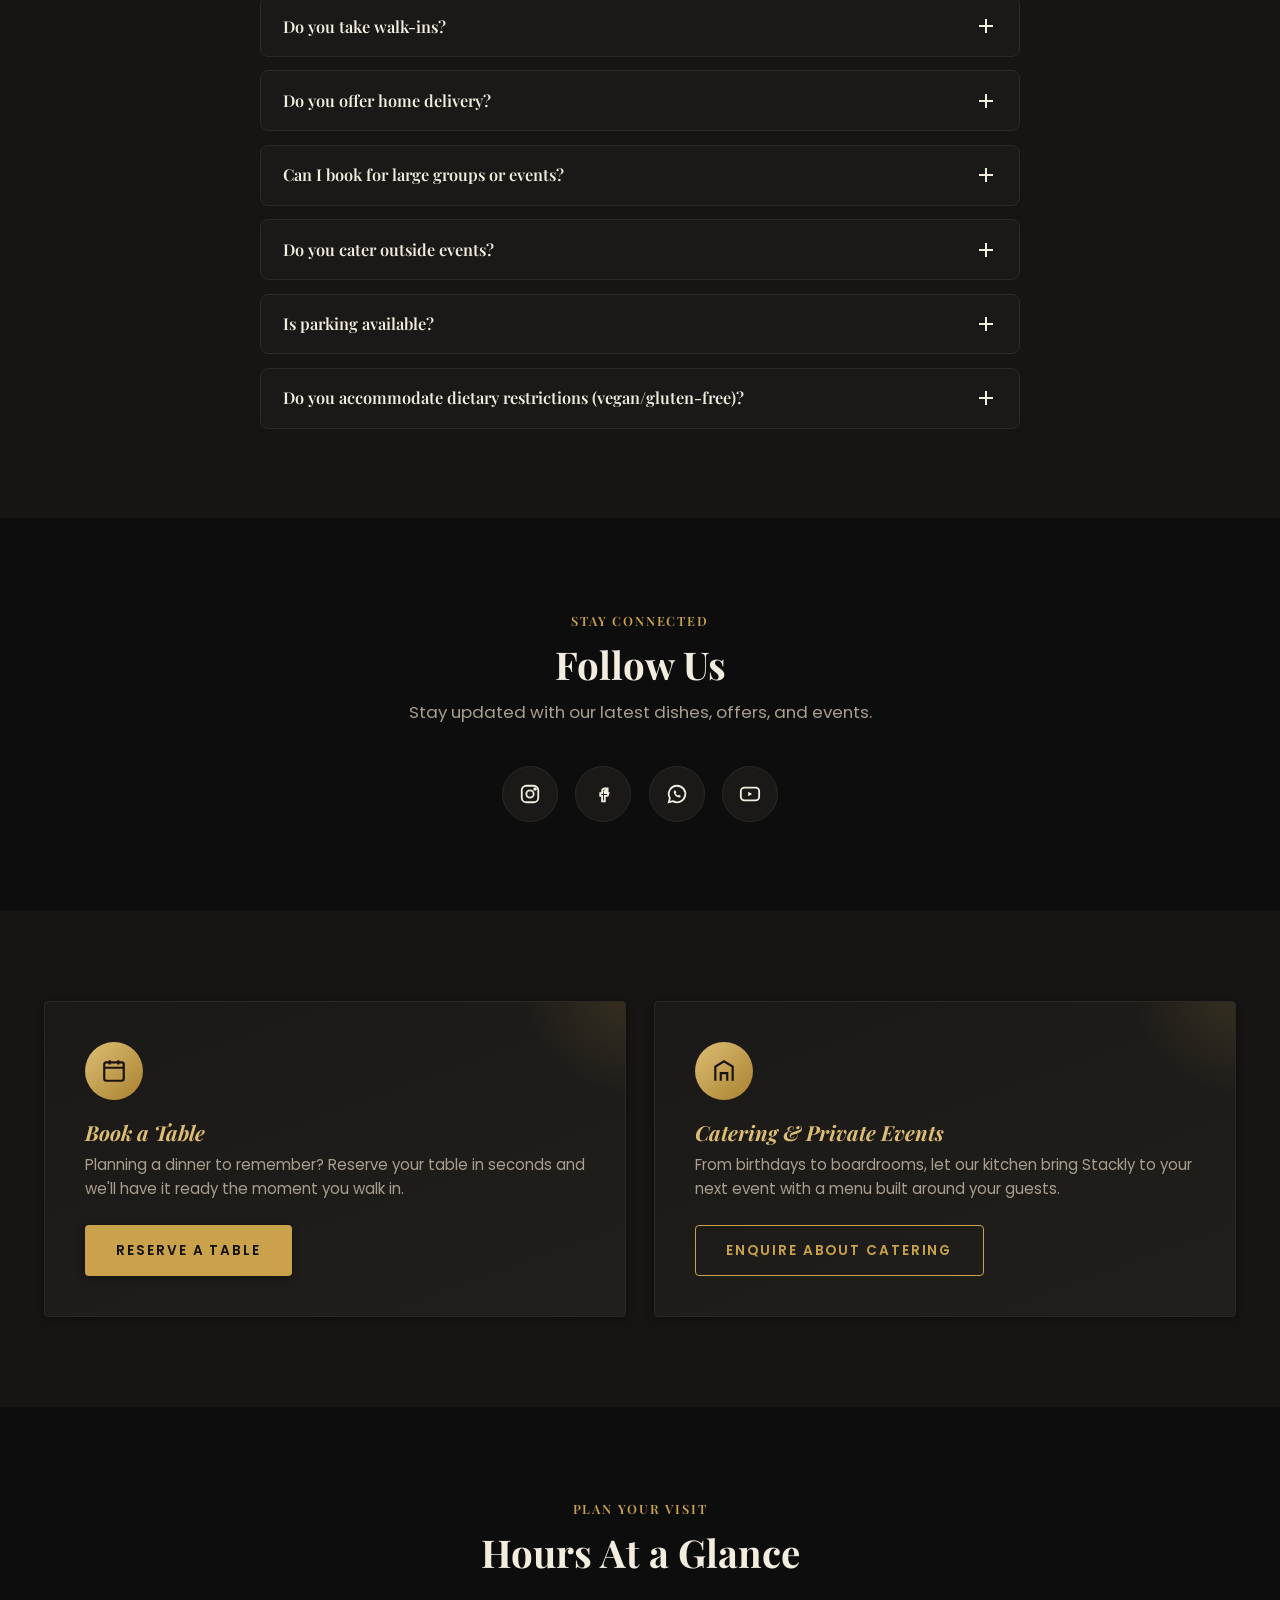
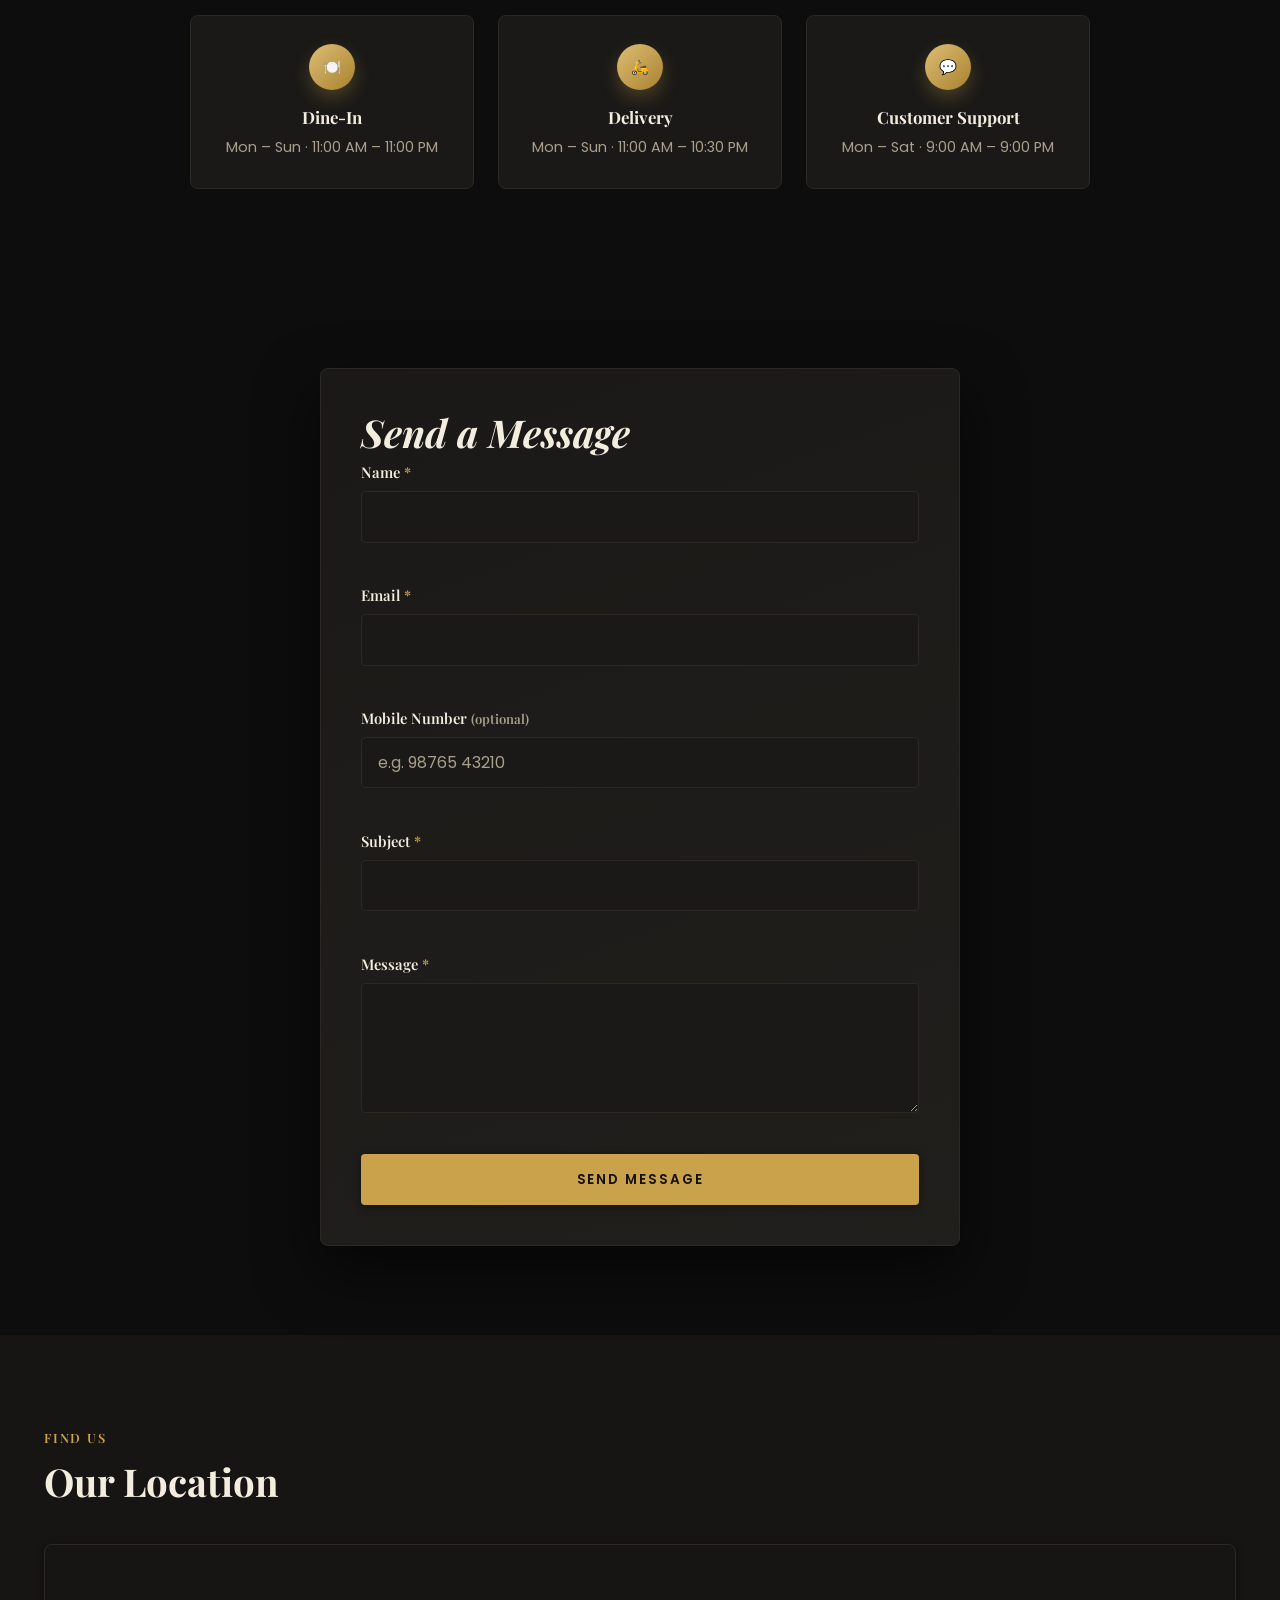
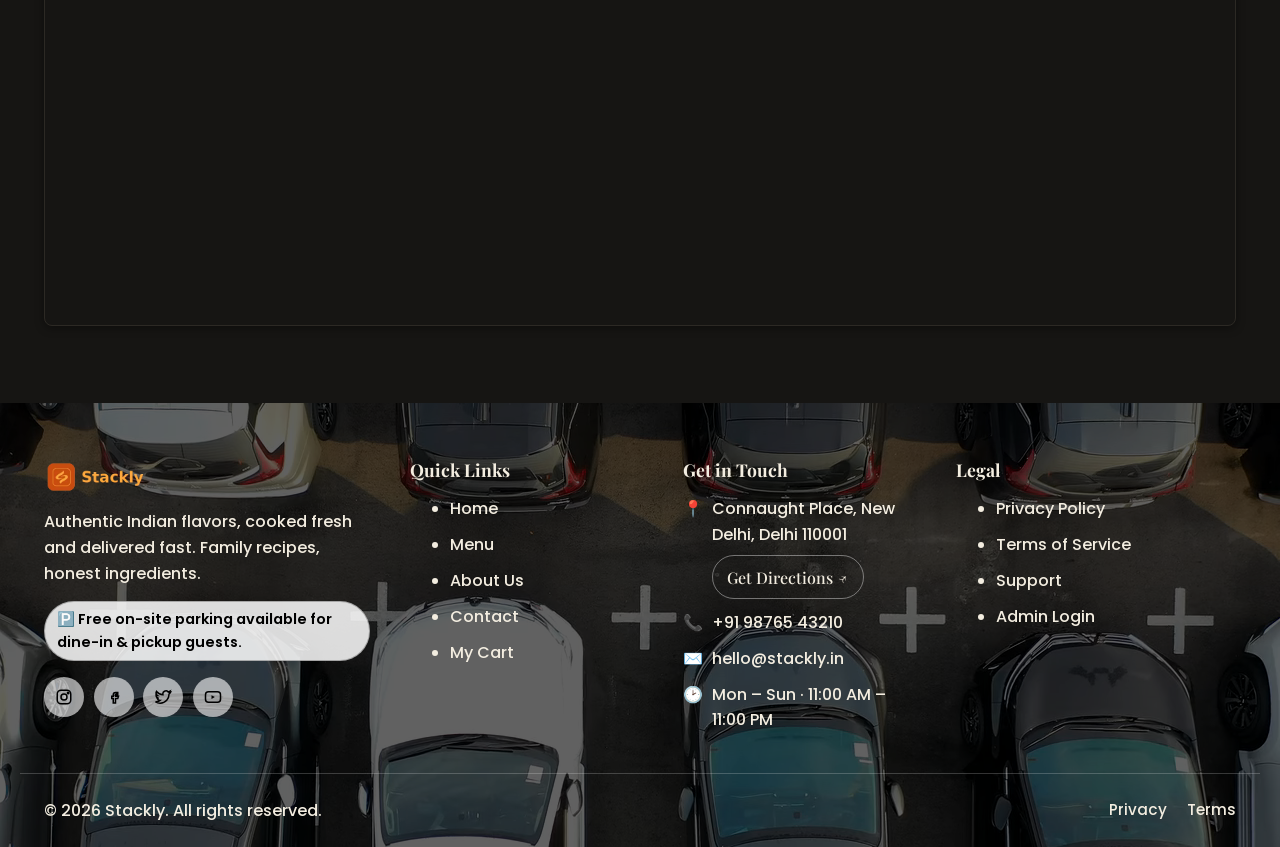
<file: contact.html>
<!DOCTYPE html>
<html lang="en">
<head>
<meta charset="UTF-8">
<meta name="viewport" content="width=device-width, initial-scale=1.0">
<title>Contact Us | Stackly</title>
<meta name="description" content="Get in touch with Stackly — visit us, call, email, or send a message. We usually reply within a few hours.">
<link rel="icon" type="image/webp" href="images/logo-icon.webp">
<link rel="preconnect" href="https://fonts.googleapis.com">
<link href="https://fonts.googleapis.com/css2?family=Playfair+Display:wght@500;600;700;800&amp;family=Poppins:wght@300;400;500;600;700&amp;display=swap" rel="stylesheet">
<link rel="stylesheet" href="css/style.css">
<link rel="stylesheet" href="css/contact.css">
</head>
<body data-page="contact" class="is-loading">

<div id="loader" role="status" aria-live="polite">
  <img src="images/logo-icon.webp" alt="" class="loader-logo" width="96" height="96">
  <div class="loader-spinner" aria-hidden="true"></div>
  <p class="loader-text">Plating up something delicious…</p>
</div>

<a class="skip-link" href="#main">Skip to content</a>

<header class="navbar">
  <div class="navbar-inner">
    <a href="index.html" class="nav-logo">
      <img src="images/logo.webp" alt="Stackly" width="136" height="40">
    </a>
    <nav class="nav-links" aria-label="Primary">
      <a href="index.html" data-page="home">Home</a>
      <div class="nav-dropdown" data-open="false">
        <button class="nav-dropdown-toggle" aria-expanded="false" aria-haspopup="true">
          Menu <span class="chevron" aria-hidden="true">▼</span>
        </button>
        <div class="nav-dropdown-menu" role="menu">
          <a href="menu.html#starters" role="menuitem">Starters</a>
          <a href="menu.html#mains" role="menuitem">Main Course</a>
          <a href="menu.html#breads" role="menuitem">Breads &amp; Rice</a>
          <a href="menu.html#desserts" role="menuitem">Desserts</a>
          <a href="menu.html#drinks" role="menuitem">Beverages</a>
          <a href="drinks-desserts.html" role="menuitem">Drinks &amp; Desserts</a>
        </div>
      </div>
      <a href="about.html" data-page="about">About</a>
      <a href="contact.html" data-page="contact">Contact</a>
    </nav>
    <div class="nav-actions">
      <a href="cart.html" class="nav-cart-link" aria-label="View cart">
        <svg width="22" height="22" viewBox="0 0 24 24" fill="none" stroke="currentColor" stroke-width="2" aria-hidden="true"><path d="M6 6h15l-1.5 9h-12z"/><path d="M6 6 5 3H2"/><circle cx="9" cy="20" r="1.5"/><circle cx="18" cy="20" r="1.5"/></svg>
        <span class="nav-cart-count" data-cart-count>0</span>
      </a>
      <a href="login.html" class="btn btn-primary btn-sm" data-auth-guest>Login / Signup</a>
      <div class="nav-auth-user" data-auth-user style="display:none">
        <a href="customer-dashboard.html" class="btn btn-ghost btn-sm" data-auth-dashboard-link><span data-auth-name>Account</span></a>
        <button class="btn btn-outline btn-sm" id="logout-btn" type="button">Logout</button>
      </div>
      <button class="nav-toggle" aria-label="Open menu" aria-expanded="false">
        <span class="nav-toggle-bars"><span></span><span></span><span></span></span>
      </button>
    </div>
  </div>
</header>

<div class="mobile-menu" id="mobile-menu">
  <div class="mobile-menu-head">
    <a href="index.html" class="nav-logo" style="color:#fff">
      <img src="images/logo.webp" alt="Stackly" width="136" height="40">
    </a>
    <button class="mobile-menu-close" aria-label="Close menu">&times;</button>
  </div>
  <nav class="mobile-menu-links" aria-label="Mobile primary">
    <a href="index.html" data-page="home">Home</a>
    <div class="mobile-dropdown" data-open="false">
      <button class="mobile-dropdown-toggle" aria-expanded="false">Menu <span class="chevron" aria-hidden="true">▼</span></button>
      <div class="mobile-dropdown-panel">
        <a href="menu.html#starters">Starters</a>
        <a href="menu.html#mains">Main Course</a>
        <a href="menu.html#breads">Breads &amp; Rice</a>
        <a href="menu.html#desserts">Desserts</a>
        <a href="menu.html#drinks">Beverages</a>
        <a href="drinks-desserts.html">Drinks &amp; Desserts</a>
      </div>
    </div>
    <a href="about.html" data-page="about">About</a>
    <a href="contact.html" data-page="contact">Contact</a>
    <a href="cart.html" data-page="cart">Cart (<span data-cart-count>0</span>)</a>
  </nav>
  <div class="mobile-menu-actions">
    <a href="login.html" class="btn btn-primary btn-block" data-auth-guest>Login / Signup</a>
    <div data-auth-user style="display:none">
      <a href="customer-dashboard.html" class="btn btn-ghost btn-block" data-auth-dashboard-link>My Account</a>
      <button class="btn btn-outline btn-block" id="logout-btn-mobile" type="button" style="margin-top:0.75rem">Logout</button>
    </div>
  </div>
</div>

<main id="main">
  <section class="contact-hero-bold fade-in-section">
    <video class="contact-hero-video" autoplay muted loop playsinline poster="images/video/contact-bg-poster.webp" aria-hidden="true">
      <source src="images/video/contact-bg.webm" type="video/webm">
      <source src="images/video/contact-bg.mp4" type="video/mp4">
    </video>
    <div class="container contact-hero-inner">
      <div class="contact-hero-copy">
        <nav class="breadcrumb contact-hero-breadcrumb" aria-label="Breadcrumb">
          <a href="index.html">Home</a><span class="sep">/</span><span aria-current="page">Contact</span>
        </nav>
        <h1>Let's Talk Flavor</h1>
        <p>Questions, feedback, or a catering request? We'd love to hear from you — reach out any way that works.</p>
        <div class="contact-hero-actions">
          <a href="#contact-form" class="btn btn-hero-solid">Send A Message</a>
          <a href="tel:+919876543210" class="btn btn-hero-outline">Call Us Now</a>
        </div>
      </div>
    </div>
  </section>

  <section class="section contact-main-section">
    <div class="container contact-info-wrap">

      <div class="contact-info">
        <div class="contact-info-float" aria-hidden="true">
          <span class="float-item float-1">🌶️</span>
          <span class="float-item float-2">🍛</span>
          <span class="float-item float-3">🍋</span>
          <span class="float-item float-4">🫓</span>
        </div>
        <h2>Get in Touch</h2>
        <p class="lede">Reach out any way that's convenient — we typically respond within a few hours.</p>

        <ul class="info-list">
          <li>
            <span class="info-icon" aria-hidden="true">📍</span>
            <div>
              <strong>Visit Us</strong>
              <span>Connaught Place, New Delhi, Delhi 110001, India</span>
            </div>
          </li>
          <li>
            <span class="info-icon" aria-hidden="true">📞</span>
            <div>
              <strong>Call Us</strong>
              <a href="tel:+919876543210">+91 98765 43210</a>
            </div>
          </li>
          <li>
            <span class="info-icon" aria-hidden="true">✉️</span>
            <div>
              <strong>Email Us</strong>
              <a href="mailto:hello@stackly.in">hello@stackly.in</a>
            </div>
          </li>
          <li>
            <span class="info-icon" aria-hidden="true">🕑</span>
            <div>
              <strong>Hours</strong>
              <span>Mon – Sun · 11:00 AM – 11:00 PM</span>
            </div>
          </li>
        </ul>

        <div class="footer-social contact-social">
          <a href="404.html" aria-label="Stackly on Instagram"><svg width="18" height="18" viewBox="0 0 24 24" fill="none" stroke="currentColor" stroke-width="2"><rect x="3" y="3" width="18" height="18" rx="5"/><circle cx="12" cy="12" r="4"/><circle cx="17.5" cy="6.5" r="1"/></svg></a>
          <a href="404.html" aria-label="Stackly on Facebook"><svg width="18" height="18" viewBox="0 0 24 24" fill="none" stroke="currentColor" stroke-width="2"><path d="M14 9h3V6h-3c-2 0-3 1.3-3 3v2H9v3h2v6h3v-6h3l1-3h-4v-1.5c0-.6.4-1.5 1-1.5z"/></svg></a>
          <a href="404.html" aria-label="Stackly on Twitter"><svg width="18" height="18" viewBox="0 0 24 24" fill="none" stroke="currentColor" stroke-width="2"><path d="M22 5.8c-.7.3-1.5.6-2.3.7.8-.5 1.5-1.3 1.8-2.3-.8.5-1.7.8-2.6 1a4.1 4.1 0 0 0-7 3.7A11.6 11.6 0 0 1 3.4 4.6a4.1 4.1 0 0 0 1.3 5.4c-.7 0-1.3-.2-1.9-.5v.1c0 2 1.4 3.6 3.3 4a4.1 4.1 0 0 1-1.9.1 4.1 4.1 0 0 0 3.8 2.8A8.2 8.2 0 0 1 2 18.4a11.6 11.6 0 0 0 6.3 1.8c7.5 0 11.7-6.3 11.7-11.7v-.5c.8-.6 1.5-1.3 2-2.2z"/></svg></a>
          <a href="404.html" aria-label="Stackly on YouTube"><svg width="18" height="18" viewBox="0 0 24 24" fill="none" stroke="currentColor" stroke-width="2"><rect x="2" y="5" width="20" height="14" rx="4"/><path d="M10 9.5v5l4.5-2.5z" fill="currentColor" stroke="none"/></svg></a>
        </div>
      </div>
    </div>
  </section>

  <section class="section section-alt faq-section fade-in-section" id="faq">
    <div class="container">
      <div class="section-head" style="margin-inline:auto; text-align:center">
        <p class="eyebrow">Common Questions</p>
        <h2>Frequently Asked Questions</h2>
        <p class="lede">Can't find what you're looking for? Send us a message below and we'll get back to you.</p>
      </div>
      <div class="faq-list">
        <div class="faq-item">
          <h3><button type="button" class="faq-question" aria-expanded="false" aria-controls="faq-a1" id="faq-q1">
            Do you take walk-ins?
            <span class="faq-icon" aria-hidden="true"></span>
          </button></h3>
          <div class="faq-answer" id="faq-a1" role="region" aria-labelledby="faq-q1">
            <div class="faq-answer-inner">
              <p>Absolutely — walk-ins are always welcome. For weekends and larger groups, we recommend booking ahead so your table is ready the moment you arrive.</p>
            </div>
          </div>
        </div>
        <div class="faq-item">
          <h3><button type="button" class="faq-question" aria-expanded="false" aria-controls="faq-a2" id="faq-q2">
            Do you offer home delivery?
            <span class="faq-icon" aria-hidden="true"></span>
          </button></h3>
          <div class="faq-answer" id="faq-a2" role="region" aria-labelledby="faq-q2">
            <div class="faq-answer-inner">
              <p>Yes — we deliver across most of Delhi NCR through our own delivery team, with hot food typically arriving within 25–35 minutes of your order being confirmed.</p>
            </div>
          </div>
        </div>
        <div class="faq-item">
          <h3><button type="button" class="faq-question" aria-expanded="false" aria-controls="faq-a3" id="faq-q3">
            Can I book for large groups or events?
            <span class="faq-icon" aria-hidden="true"></span>
          </button></h3>
          <div class="faq-answer" id="faq-a3" role="region" aria-labelledby="faq-q3">
            <div class="faq-answer-inner">
              <p>Definitely. Our dining room comfortably seats groups of up to 20, and larger gatherings can be arranged with a little advance notice — just call or message us with your date and headcount.</p>
            </div>
          </div>
        </div>
        <div class="faq-item">
          <h3><button type="button" class="faq-question" aria-expanded="false" aria-controls="faq-a4" id="faq-q4">
            Do you cater outside events?
            <span class="faq-icon" aria-hidden="true"></span>
          </button></h3>
          <div class="faq-answer" id="faq-a4" role="region" aria-labelledby="faq-q4">
            <div class="faq-answer-inner">
              <p>Yes — from intimate family functions to corporate events, our catering team can build a menu around your occasion. Reach out at least 48 hours ahead for the best availability.</p>
            </div>
          </div>
        </div>
        <div class="faq-item">
          <h3><button type="button" class="faq-question" aria-expanded="false" aria-controls="faq-a5" id="faq-q5">
            Is parking available?
            <span class="faq-icon" aria-hidden="true"></span>
          </button></h3>
          <div class="faq-answer" id="faq-a5" role="region" aria-labelledby="faq-q5">
            <div class="faq-answer-inner">
              <p>Free on-site parking is available for both dine-in and pickup guests, with dedicated spots close to the entrance.</p>
            </div>
          </div>
        </div>
        <div class="faq-item">
          <h3><button type="button" class="faq-question" aria-expanded="false" aria-controls="faq-a6" id="faq-q6">
            Do you accommodate dietary restrictions (vegan/gluten-free)?
            <span class="faq-icon" aria-hidden="true"></span>
          </button></h3>
          <div class="faq-answer" id="faq-a6" role="region" aria-labelledby="faq-q6">
            <div class="faq-answer-inner">
              <p>Most of our menu can be adapted for vegan, vegetarian or gluten-free diets — just mention it to your server or note it with your order, and our kitchen will take care of the rest.</p>
            </div>
          </div>
        </div>
      </div>
    </div>
  </section>

  <section class="section social-section fade-in-section" id="social">
    <div class="container">
      <div class="section-head" style="margin-inline:auto; text-align:center">
        <p class="eyebrow">Stay Connected</p>
        <h2>Follow Us</h2>
        <p class="lede">Stay updated with our latest dishes, offers, and events.</p>
      </div>
      <div class="social-row">
        <a href="404.html" aria-label="Stackly on Instagram"><svg width="22" height="22" viewBox="0 0 24 24" fill="none" stroke="currentColor" stroke-width="2"><rect x="3" y="3" width="18" height="18" rx="5"/><circle cx="12" cy="12" r="4"/><circle cx="17.5" cy="6.5" r="1"/></svg></a>
        <a href="404.html" aria-label="Stackly on Facebook"><svg width="22" height="22" viewBox="0 0 24 24" fill="none" stroke="currentColor" stroke-width="2"><path d="M14 9h3V6h-3c-2 0-3 1.3-3 3v2H9v3h2v6h3v-6h3l1-3h-4v-1.5c0-.6.4-1.5 1-1.5z"/></svg></a>
        <a href="404.html" aria-label="Stackly on WhatsApp"><svg width="22" height="22" viewBox="0 0 24 24" fill="none" stroke="currentColor" stroke-width="2"><path d="M12 3a9 9 0 0 0-7.75 13.5L3 21l4.6-1.2A9 9 0 1 0 12 3z"/><path d="M8.5 9.3c0 3.7 2.7 6.4 6.4 6.4.6 0 1-.4 1-1v-.9l-2-1-1 1c-1-.5-2-1.5-2.5-2.5l1-1-1-2h-.9c-.6 0-1 .4-1 1z" fill="currentColor" stroke="none"/></svg></a>
        <a href="404.html" aria-label="Stackly on YouTube"><svg width="22" height="22" viewBox="0 0 24 24" fill="none" stroke="currentColor" stroke-width="2"><rect x="2" y="5" width="20" height="14" rx="4"/><path d="M10 9.5v5l4.5-2.5z" fill="currentColor" stroke="none"/></svg></a>
      </div>
    </div>
  </section>

  <section class="section section-alt reservation-section fade-in-section" id="reservations">
    <div class="container">
      <div class="reservation-grid">
        <div class="reservation-card">
          <div class="feature-icon" aria-hidden="true">
            <svg width="26" height="26" viewBox="0 0 24 24" fill="none" stroke="currentColor" stroke-width="2"><rect x="3" y="4" width="18" height="17" rx="2"/><path d="M3 9h18M8 2v4M16 2v4"/></svg>
          </div>
          <h3>Book a Table</h3>
          <p>Planning a dinner to remember? Reserve your table in seconds and we'll have it ready the moment you walk in.</p>
          <a href="#contact-form" class="btn btn-primary">Reserve a Table</a>
        </div>
        <div class="reservation-card">
          <div class="feature-icon" aria-hidden="true">
            <svg width="26" height="26" viewBox="0 0 24 24" fill="none" stroke="currentColor" stroke-width="2"><path d="M4 21V8l8-5 8 5v13"/><path d="M9 21v-7h6v7"/></svg>
          </div>
          <h3>Catering &amp; Private Events</h3>
          <p>From birthdays to boardrooms, let our kitchen bring Stackly to your next event with a menu built around your guests.</p>
          <a href="mailto:hello@stackly.in?subject=Catering%20Enquiry" class="btn btn-outline">Enquire About Catering</a>
        </div>
      </div>
    </div>
  </section>

  <section class="section hours-section fade-in-section" id="hours">
    <div class="container">
      <div class="section-head" style="margin-inline:auto; text-align:center">
        <p class="eyebrow">Plan Your Visit</p>
        <h2>Hours At a Glance</h2>
      </div>
      <ul class="hours-grid">
        <li class="hours-card">
          <span class="info-icon" aria-hidden="true">🍽️</span>
          <strong>Dine-In</strong>
          <span>Mon – Sun · 11:00 AM – 11:00 PM</span>
        </li>
        <li class="hours-card">
          <span class="info-icon" aria-hidden="true">🛵</span>
          <strong>Delivery</strong>
          <span>Mon – Sun · 11:00 AM – 10:30 PM</span>
        </li>
        <li class="hours-card">
          <span class="info-icon" aria-hidden="true">💬</span>
          <strong>Customer Support</strong>
          <span>Mon – Sat · 9:00 AM – 9:00 PM</span>
        </li>
      </ul>
    </div>
  </section>

  <section class="section contact-form-section fade-in-section" id="contact-form-section">
    <div class="container">
      <div class="contact-form-card card">
        <h2>Send a Message</h2>
        <div id="form-status-region" aria-live="polite"></div>
        <form id="contact-form" novalidate>
          <div class="field">
            <label for="cf-name">Name <span class="required">*</span></label>
            <input type="text" id="cf-name" name="name" autocomplete="name" required aria-describedby="err-name">
            <p class="field-error" id="err-name"></p>
          </div>
          <div class="field">
            <label for="cf-email">Email <span class="required">*</span></label>
            <input type="email" id="cf-email" name="email" autocomplete="email" required aria-describedby="err-email">
            <p class="field-error" id="err-email"></p>
          </div>
          <div class="field">
            <label for="cf-mobile">Mobile Number <span class="field-hint">(optional)</span></label>
            <input type="tel" id="cf-mobile" name="mobile" autocomplete="tel" placeholder="e.g. 98765 43210" aria-describedby="err-mobile">
            <p class="field-error" id="err-mobile"></p>
          </div>
          <div class="field">
            <label for="cf-subject">Subject <span class="required">*</span></label>
            <input type="text" id="cf-subject" name="subject" required aria-describedby="err-subject">
            <p class="field-error" id="err-subject"></p>
          </div>
          <div class="field">
            <label for="cf-message">Message <span class="required">*</span></label>
            <textarea id="cf-message" name="message" required aria-describedby="err-message"></textarea>
            <p class="field-error" id="err-message"></p>
          </div>
          <button type="submit" class="btn btn-primary btn-block">Send Message</button>
        </form>
      </div>
    </div>
  </section>

  <section class="section section-alt map-section" id="location">
    <div class="container">
      <div class="section-head">
        <p class="eyebrow">Find Us</p>
        <h2>Our Location</h2>
      </div>
      <div class="map-embed">
        <iframe
          title="Map showing Stackly at Connaught Place, New Delhi"
          src="https://www.google.com/maps?q=Connaught+Place,+New+Delhi,+Delhi+110001,+India&output=embed"
          loading="lazy"
          referrerpolicy="no-referrer-when-downgrade">
        </iframe>
      </div>
    </div>
  </section>
</main>

<footer class="site-footer">
  <video class="footer-video" autoplay muted loop playsinline poster="images/video/parking-bg-poster.webp" aria-hidden="true">
    <source src="images/video/parking-bg.webm" type="video/webm">
    <source src="images/video/parking-bg.mp4" type="video/mp4">
  </video>
  <div class="footer-overlay" aria-hidden="true"></div>
  <div class="container footer-grid">
    <div>
      <a href="index.html" class="footer-brand">
        <img src="images/logo.webp" alt="Stackly" width="122" height="36">
      </a>
      <p>Authentic Indian flavors, cooked fresh and delivered fast. Family recipes, honest ingredients.</p>
      <p class="footer-parking-note">🅿️ Free on-site parking available for dine-in &amp; pickup guests.</p>
      <div class="footer-social">
        <a href="404.html" aria-label="Stackly on Instagram"><svg width="18" height="18" viewBox="0 0 24 24" fill="none" stroke="currentColor" stroke-width="2"><rect x="3" y="3" width="18" height="18" rx="5"/><circle cx="12" cy="12" r="4"/><circle cx="17.5" cy="6.5" r="1"/></svg></a>
        <a href="404.html" aria-label="Stackly on Facebook"><svg width="18" height="18" viewBox="0 0 24 24" fill="none" stroke="currentColor" stroke-width="2"><path d="M14 9h3V6h-3c-2 0-3 1.3-3 3v2H9v3h2v6h3v-6h3l1-3h-4v-1.5c0-.6.4-1.5 1-1.5z"/></svg></a>
        <a href="404.html" aria-label="Stackly on Twitter"><svg width="18" height="18" viewBox="0 0 24 24" fill="none" stroke="currentColor" stroke-width="2"><path d="M22 5.8c-.7.3-1.5.6-2.3.7.8-.5 1.5-1.3 1.8-2.3-.8.5-1.7.8-2.6 1a4.1 4.1 0 0 0-7 3.7A11.6 11.6 0 0 1 3.4 4.6a4.1 4.1 0 0 0 1.3 5.4c-.7 0-1.3-.2-1.9-.5v.1c0 2 1.4 3.6 3.3 4a4.1 4.1 0 0 1-1.9.1 4.1 4.1 0 0 0 3.8 2.8A8.2 8.2 0 0 1 2 18.4a11.6 11.6 0 0 0 6.3 1.8c7.5 0 11.7-6.3 11.7-11.7v-.5c.8-.6 1.5-1.3 2-2.2z"/></svg></a>
        <a href="404.html" aria-label="Stackly on YouTube"><svg width="18" height="18" viewBox="0 0 24 24" fill="none" stroke="currentColor" stroke-width="2"><rect x="2" y="5" width="20" height="14" rx="4"/><path d="M10 9.5v5l4.5-2.5z" fill="currentColor" stroke="none"/></svg></a>
      </div>
    </div>
    <div class="footer-col">
      <h4>Quick Links</h4>
      <ul>
        <li><a href="index.html">Home</a></li>
        <li><a href="menu.html">Menu</a></li>
        <li><a href="about.html">About Us</a></li>
        <li><a href="contact.html">Contact</a></li>
        <li><a href="cart.html">My Cart</a></li>
      </ul>
    </div>
    <div class="footer-col">
      <h4>Get in Touch</h4>
      <ul class="footer-contact">
        <li>📍 <span>Connaught Place, New Delhi, Delhi 110001<br><a class="footer-directions-btn" href="https://www.google.com/maps/dir/?api=1&amp;destination=Connaught+Place,+New+Delhi,+Delhi+110001,+India" target="_blank" rel="noopener">Get Directions ↗</a></span></li>
        <li>📞 <a href="tel:+919876543210">+91 98765 43210</a></li>
        <li>✉️ <a href="mailto:hello@stackly.in">hello@stackly.in</a></li>
        <li>🕑 <span>Mon – Sun · 11:00 AM – 11:00 PM</span></li>
      </ul>
    </div>
    <div class="footer-col">
      <h4>Legal</h4>
      <ul>
        <li><a href="#" data-modal-open="privacy-modal">Privacy Policy</a></li>
        <li><a href="#" data-modal-open="terms-modal">Terms of Service</a></li>
        <li><a href="contact.html">Support</a></li>
        <li><a href="login.html">Admin Login</a></li>
      </ul>
    </div>
  </div>
  <div class="container footer-bottom">
    <p>© <span data-year>2026</span> Stackly. All rights reserved.</p>
    <div class="footer-legal">
      <a href="#" data-modal-open="privacy-modal">Privacy</a>
      <a href="#" data-modal-open="terms-modal">Terms</a>
    </div>
  </div>
</footer>

<dialog class="modal" id="privacy-modal">
  <div class="modal-inner">
    <h2>Privacy Policy</h2>
    <p>Stackly collects only the information needed to process your order: name, delivery address, phone number and email. This demo site stores cart, order and account data locally in your browser (localStorage) — nothing is transmitted to a server.</p>
    <p>We never sell your data to third parties. You can clear your locally stored data at any time by clearing your browser's site data for this page.</p>
    <div class="modal-close-row"><button class="btn btn-primary btn-sm" data-modal-close>Close</button></div>
  </div>
</dialog>

<dialog class="modal" id="terms-modal">
  <div class="modal-inner">
    <h2>Terms of Service</h2>
    <p>This website is a demonstration project. Orders placed here are simulated: no real payment is processed and no food is actually delivered. Menu items, prices and delivery times are for illustrative purposes.</p>
    <p>By using this demo you agree that all data is stored locally in your browser and may be cleared at any time.</p>
    <div class="modal-close-row"><button class="btn btn-primary btn-sm" data-modal-close>Close</button></div>
  </div>
</dialog>

<script src="js/data.js"></script>
<script src="js/auth.js"></script>
<script src="js/cart.js"></script>
<script src="js/main.js"></script>
<script src="js/contact.js"></script>
<script src="js/faq.js"></script>
</body>
</html>
</file>
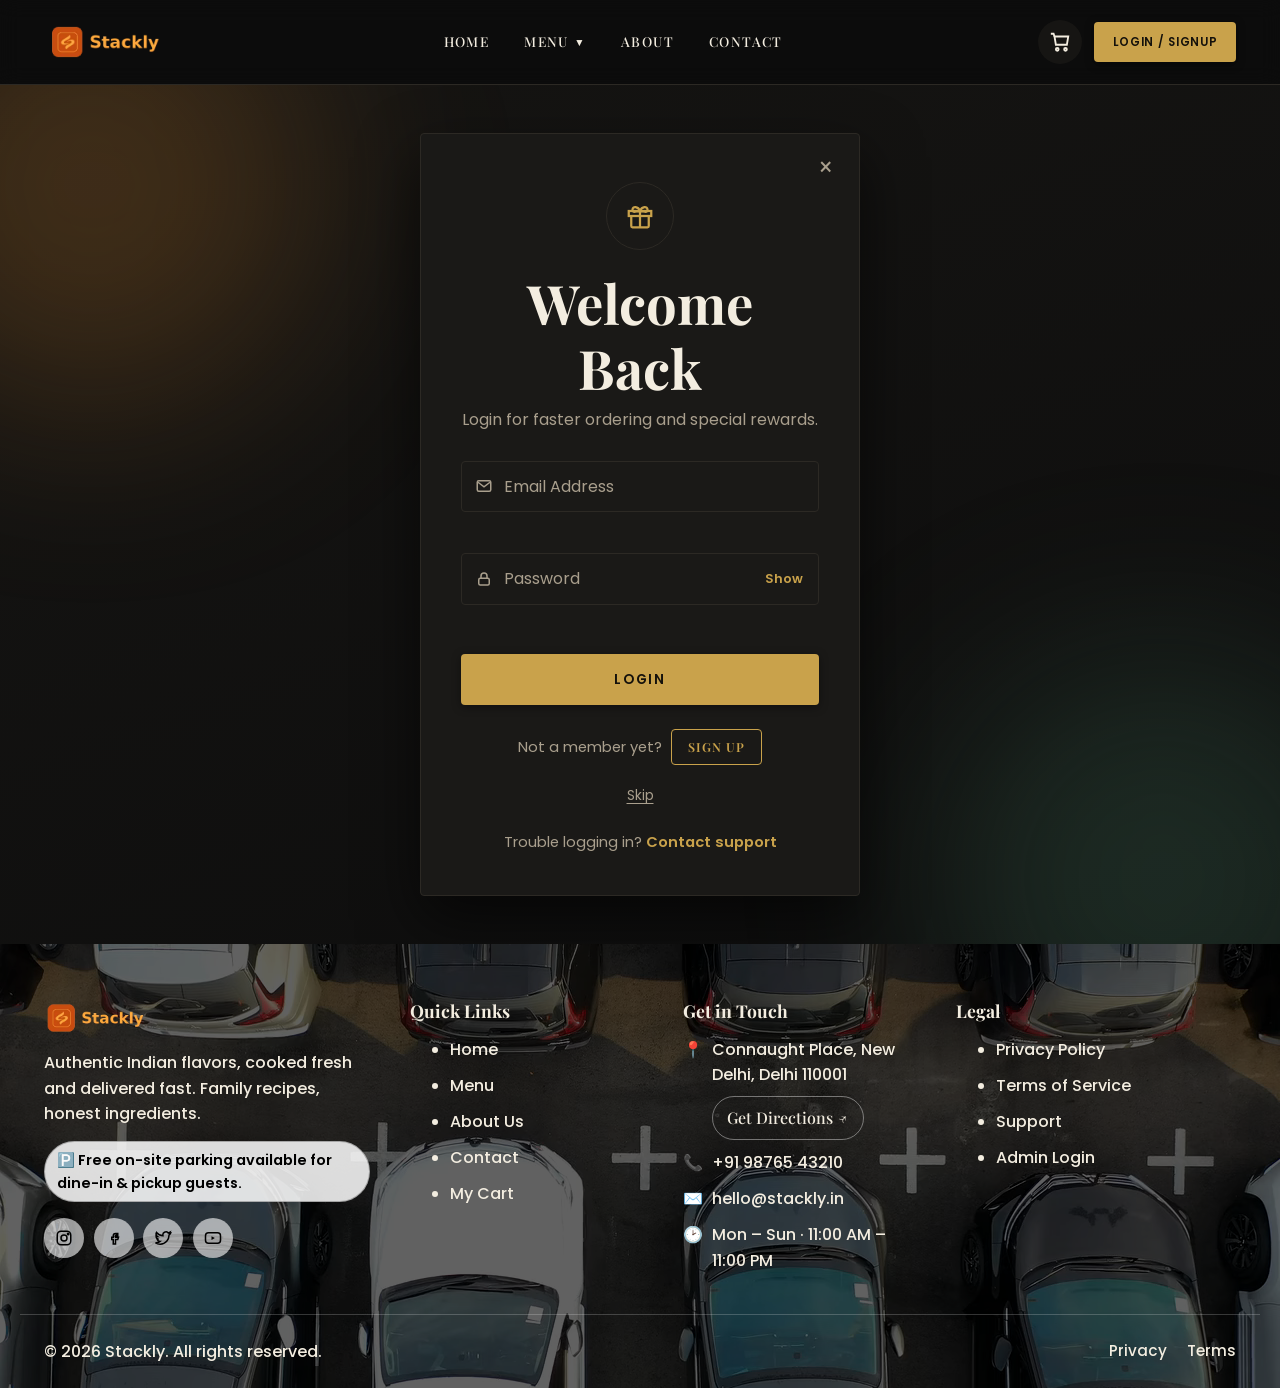
<file: customer-dashboard.html>
<!DOCTYPE html>
<html lang="en">
<head>
<meta charset="UTF-8">
<meta name="viewport" content="width=device-width, initial-scale=1.0">
<title>My Account | Stackly</title>
<meta name="description" content="View your Stackly order history, track deliveries, and manage your account.">
<link rel="icon" type="image/webp" href="images/logo-icon.webp">
<link rel="preconnect" href="https://fonts.googleapis.com">
<link href="https://fonts.googleapis.com/css2?family=Playfair+Display:wght@500;600;700;800&amp;family=Poppins:wght@300;400;500;600;700&amp;display=swap" rel="stylesheet">
<link rel="stylesheet" href="css/style.css">
<link rel="stylesheet" href="css/dashboard.css">
</head>
<body data-page="customer-dashboard" class="is-loading">





  
<div id="loader" role="status" aria-live="polite">
  <img src="images/logo-icon.webp" alt="" class="loader-logo" width="96" height="96">
  <div class="loader-spinner" aria-hidden="true"></div>
  <p class="loader-text">Plating up something delicious…</p>
</div>

<a class="skip-link" href="#main">Skip to content</a>

<header class="navbar">
  <div class="navbar-inner">
    <a href="index.html" class="nav-logo">
      <img src="images/logo.webp" alt="Stackly" width="136" height="40">
    </a>
    <nav class="nav-links" aria-label="Primary">
      <a href="index.html" data-page="home">Home</a>
      <div class="nav-dropdown" data-open="false">
        <button class="nav-dropdown-toggle" aria-expanded="false" aria-haspopup="true">
          Menu <span class="chevron" aria-hidden="true">▼</span>
        </button>
        <div class="nav-dropdown-menu" role="menu">
          <a href="menu.html#starters" role="menuitem">Starters</a>
          <a href="menu.html#mains" role="menuitem">Main Course</a>
          <a href="menu.html#breads" role="menuitem">Breads &amp; Rice</a>
          <a href="menu.html#desserts" role="menuitem">Desserts</a>
          <a href="menu.html#drinks" role="menuitem">Beverages</a>
          <a href="drinks-desserts.html" role="menuitem">Drinks &amp; Desserts</a>
        </div>
      </div>
      <a href="about.html" data-page="about">About</a>
      <a href="contact.html" data-page="contact">Contact</a>
    </nav>
    <div class="nav-actions">
      <a href="cart.html" class="nav-cart-link" aria-label="View cart">
        <svg width="22" height="22" viewBox="0 0 24 24" fill="none" stroke="currentColor" stroke-width="2" aria-hidden="true"><path d="M6 6h15l-1.5 9h-12z"/><path d="M6 6 5 3H2"/><circle cx="9" cy="20" r="1.5"/><circle cx="18" cy="20" r="1.5"/></svg>
        <span class="nav-cart-count" data-cart-count>0</span>
      </a>
      <a href="login.html" class="btn btn-primary btn-sm" data-auth-guest>Login / Signup</a>
      <div class="nav-auth-user" data-auth-user style="display:none">
        <a href="customer-dashboard.html" class="btn btn-ghost btn-sm" data-auth-dashboard-link><span data-auth-name>Account</span></a>
        <button class="btn btn-outline btn-sm" id="logout-btn" type="button">Logout</button>
      </div>
      <button class="nav-toggle" aria-label="Open menu" aria-expanded="false">
        <span class="nav-toggle-bars"><span></span><span></span><span></span></span>
      </button>
    </div>
  </div>
</header>

<div class="mobile-menu" id="mobile-menu">
  <div class="mobile-menu-head">
    <a href="index.html" class="nav-logo" style="color:#fff">
      <img src="images/logo.webp" alt="Stackly" width="136" height="40">
    </a>
    <button class="mobile-menu-close" aria-label="Close menu">&times;</button>
  </div>
  <nav class="mobile-menu-links" aria-label="Mobile primary">
    <a href="index.html" data-page="home">Home</a>
    <div class="mobile-dropdown" data-open="false">
      <button class="mobile-dropdown-toggle" aria-expanded="false">Menu <span class="chevron" aria-hidden="true">▼</span></button>
      <div class="mobile-dropdown-panel">
        <a href="menu.html#starters">Starters</a>
        <a href="menu.html#mains">Main Course</a>
        <a href="menu.html#breads">Breads &amp; Rice</a>
        <a href="menu.html#desserts">Desserts</a>
        <a href="menu.html#drinks">Beverages</a>
        <a href="drinks-desserts.html">Drinks &amp; Desserts</a>
      </div>
    </div>
    <a href="about.html" data-page="about">About</a>
    <a href="contact.html" data-page="contact">Contact</a>
    <a href="cart.html" data-page="cart">Cart (<span data-cart-count>0</span>)</a>
  </nav>
  <div class="mobile-menu-actions">
    <a href="login.html" class="btn btn-primary btn-block" data-auth-guest>Login / Signup</a>
    <div data-auth-user style="display:none">
      <a href="customer-dashboard.html" class="btn btn-ghost btn-block" data-auth-dashboard-link>My Account</a>
      <button class="btn btn-outline btn-block" id="logout-btn-mobile" type="button" style="margin-top:0.75rem">Logout</button>
    </div>
  </div>
</div>

<main id="main">
  <section class="dashboard-hero">
    <div class="container">
      <h1>Welcome back, <span id="cd-first-name">there</span> 👋</h1>
      <p>Track your orders, update your account and manage your password.</p>
    </div>
  </section>

  <section class="section" style="padding-block:0">
    <div class="container dashboard-shell">
      <nav class="dashboard-sidebar" aria-label="Account sections">
        <button class="dashboard-nav-btn is-active fade-in-section" data-panel-btn="orders" style="transition-delay:0s">
          <span class="nav-btn-icon" aria-hidden="true">📦</span>
          <span class="nav-btn-text">
            <span class="nav-btn-title">My Orders</span>
            <span class="nav-btn-meta" id="nav-meta-orders">View your order history</span>
          </span>
        </button>
        <button class="dashboard-nav-btn fade-in-section" data-panel-btn="favorites" style="transition-delay:0.06s">
          <span class="nav-btn-icon" aria-hidden="true">❤️</span>
          <span class="nav-btn-text">
            <span class="nav-btn-title">Favorite Dishes</span>
            <span class="nav-btn-meta" id="nav-meta-favorites">Your most-ordered picks</span>
          </span>
        </button>
        <button class="dashboard-nav-btn fade-in-section" data-panel-btn="loyalty" style="transition-delay:0.12s">
          <span class="nav-btn-icon" aria-hidden="true">🎁</span>
          <span class="nav-btn-text">
            <span class="nav-btn-title">Loyalty Points</span>
            <span class="nav-btn-meta" id="nav-meta-loyalty">Earn points on every order</span>
          </span>
        </button>
        <button class="dashboard-nav-btn fade-in-section" data-panel-btn="addresses" style="transition-delay:0.18s">
          <span class="nav-btn-icon" aria-hidden="true">📍</span>
          <span class="nav-btn-text">
            <span class="nav-btn-title">Saved Addresses</span>
            <span class="nav-btn-meta" id="nav-meta-addresses">For faster checkout</span>
          </span>
        </button>
        <button class="dashboard-nav-btn fade-in-section" data-panel-btn="account" style="transition-delay:0.24s">
          <span class="nav-btn-icon" aria-hidden="true">👤</span>
          <span class="nav-btn-text">
            <span class="nav-btn-title">Account Details</span>
            <span class="nav-btn-meta">Name, email &amp; role</span>
          </span>
        </button>
        <button class="dashboard-nav-btn fade-in-section" data-panel-btn="password" style="transition-delay:0.3s">
          <span class="nav-btn-icon" aria-hidden="true">🔒</span>
          <span class="nav-btn-text">
            <span class="nav-btn-title">Change Password</span>
            <span class="nav-btn-meta">Keep your account secure</span>
          </span>
        </button>
      </nav>

      <div class="dashboard-content">

        <!-- Orders panel -->
        <div class="dashboard-panel is-active" data-panel="orders">
          <div class="stat-cards">
            <div class="stat-card"><div class="stat-label">Total Orders</div><div class="stat-value" id="cd-stat-orders">0</div></div>
            <div class="stat-card"><div class="stat-label">Total Spent</div><div class="stat-value" id="cd-stat-spent">₹0</div></div>
            <div class="stat-card"><div class="stat-label">In Progress</div><div class="stat-value" id="cd-stat-progress">0</div></div>
            <div class="stat-card"><div class="stat-label">Delivered</div><div class="stat-value" id="cd-stat-delivered">0</div></div>
          </div>

          <div class="card" style="padding:1.75rem">
            <h2 style="margin-bottom:1.25rem">Order History</h2>
            <div class="orders-table-wrap">
              <table class="orders-table">
                <thead>
                  <tr><th>Order ID</th><th>Date</th><th>Items</th><th>Total</th><th>Status</th><th>Actions</th></tr>
                </thead>
                <tbody id="cd-orders-body"></tbody>
              </table>
            </div>
            <p class="empty-note" id="cd-orders-empty" hidden>You haven't placed any orders yet. <a href="menu.html">Browse the menu</a> to get started.</p>
          </div>
        </div>

        <!-- Favorite dishes panel -->
        <div class="dashboard-panel" data-panel="favorites">
          <div class="card" style="padding:1.75rem">
            <h2 style="margin-bottom:0.4rem">Favorite Dishes</h2>
            <p class="field-hint" style="margin-bottom:1.25rem">Your most-ordered dishes, based on your order history.</p>
            <div class="favorites-grid" id="cd-favorites-grid"></div>
            <p class="empty-note" id="cd-favorites-empty" hidden>Place an order to see your favorite dishes here.</p>
          </div>
        </div>

        <!-- Loyalty points panel -->
        <div class="dashboard-panel" data-panel="loyalty">
          <div class="card" style="padding:1.75rem; max-width:520px">
            <h2 style="margin-bottom:0.4rem">Loyalty Points</h2>
            <p class="field-hint" style="margin-bottom:1.25rem">Earn 1 point for every ₹10 spent. Climb the tiers for future rewards.</p>
            <div class="loyalty-summary">
              <div class="loyalty-points" id="cd-loyalty-points">0</div>
              <span class="badge" id="cd-loyalty-tier">Bronze</span>
            </div>
            <div class="loyalty-progress-track">
              <div class="loyalty-progress-fill" id="cd-loyalty-progress-fill"></div>
            </div>
            <p class="field-hint" id="cd-loyalty-next"></p>
          </div>
        </div>

        <!-- Saved addresses panel -->
        <div class="dashboard-panel" data-panel="addresses">
          <div class="card" style="padding:1.75rem; max-width:640px">
            <h2 style="margin-bottom:1.25rem">Saved Addresses</h2>
            <div id="cd-addresses-list"></div>
            <p class="empty-note" id="cd-addresses-empty" hidden>No saved addresses yet. Add one below for faster checkout.</p>

            <form id="address-form" style="margin-top:1.5rem; border-top:1px solid var(--color-border); padding-top:1.5rem">
              <h3 style="margin-bottom:1rem; font-size:1rem">Add New Address</h3>
              <div class="field">
                <label for="addr-label">Label (e.g. Home, Work) <span class="required">*</span></label>
                <input type="text" id="addr-label" required>
                <p class="field-error" id="err-addr-label"></p>
              </div>
              <div class="field">
                <label for="addr-line">Address <span class="required">*</span></label>
                <input type="text" id="addr-line" required>
                <p class="field-error" id="err-addr-line"></p>
              </div>
              <div class="field">
                <label for="addr-city">City <span class="required">*</span></label>
                <input type="text" id="addr-city" required>
                <p class="field-error" id="err-addr-city"></p>
              </div>
              <div class="field">
                <label for="addr-pincode">Pincode <span class="required">*</span></label>
                <input type="text" id="addr-pincode" required>
                <p class="field-error" id="err-addr-pincode"></p>
              </div>
              <button type="submit" class="btn btn-primary btn-block">Save Address</button>
            </form>
          </div>
        </div>

        <!-- Account panel -->
        <div class="dashboard-panel" data-panel="account">
          <div class="card" style="padding:1.75rem">
            <h2 style="margin-bottom:1.25rem">Account Details</h2>
            <div class="account-grid">
              <div class="account-field"><div class="label">Full Name</div><div class="value" id="cd-acc-name"></div></div>
              <div class="account-field"><div class="label">Email</div><div class="value" id="cd-acc-email"></div></div>
              <div class="account-field"><div class="label">Account Type</div><div class="value" id="cd-acc-role"></div></div>
              <div class="account-field"><div class="label">Member Since</div><div class="value">2024</div></div>
            </div>
            <span class="badge badge-outline">✏️ Profile editing — Coming Soon</span>
          </div>
        </div>

        <!-- Password panel -->
        <div class="dashboard-panel" data-panel="password">
          <div class="card" style="padding:1.75rem; max-width:480px">
            <h2 style="margin-bottom:0.5rem">Change Password</h2>
            <p class="field-hint" style="margin-bottom:1.25rem">Your current password is verified against your account before any change is saved.</p>
            <div id="pw-status" aria-live="polite"></div>
            <form id="password-form" novalidate>
              <div class="field">
                <label for="pw-current">Current Password <span class="required">*</span></label>
                <input type="password" id="pw-current" autocomplete="current-password" required>
                <p class="field-error" id="err-pw-current"></p>
              </div>
              <div class="field">
                <label for="pw-new">New Password <span class="required">*</span></label>
                <input type="password" id="pw-new" autocomplete="new-password" required>
                <p class="field-error" id="err-pw-new"></p>
              </div>
              <div class="field">
                <label for="pw-confirm">Confirm New Password <span class="required">*</span></label>
                <input type="password" id="pw-confirm" autocomplete="new-password" required>
                <p class="field-error" id="err-pw-confirm"></p>
              </div>
              <button type="submit" class="btn btn-primary btn-block">Update Password</button>
            </form>
          </div>
        </div>

      </div>
    </div>
  </section>
</main>

<footer class="site-footer">
  <video class="footer-video" autoplay muted loop playsinline poster="images/video/parking-bg-poster.webp" aria-hidden="true">
    <source src="images/video/parking-bg.webm" type="video/webm">
    <source src="images/video/parking-bg.mp4" type="video/mp4">
  </video>
  <div class="footer-overlay" aria-hidden="true"></div>
  <div class="container footer-grid">
    <div>
      <a href="index.html" class="footer-brand">
        <img src="images/logo.webp" alt="Stackly" width="122" height="36">
      </a>
      <p>Authentic Indian flavors, cooked fresh and delivered fast. Family recipes, honest ingredients.</p>
      <p class="footer-parking-note">🅿️ Free on-site parking available for dine-in &amp; pickup guests.</p>
      <div class="footer-social">
        <a href="404.html" aria-label="Stackly on Instagram"><svg width="18" height="18" viewBox="0 0 24 24" fill="none" stroke="currentColor" stroke-width="2"><rect x="3" y="3" width="18" height="18" rx="5"/><circle cx="12" cy="12" r="4"/><circle cx="17.5" cy="6.5" r="1"/></svg></a>
        <a href="404.html" aria-label="Stackly on Facebook"><svg width="18" height="18" viewBox="0 0 24 24" fill="none" stroke="currentColor" stroke-width="2"><path d="M14 9h3V6h-3c-2 0-3 1.3-3 3v2H9v3h2v6h3v-6h3l1-3h-4v-1.5c0-.6.4-1.5 1-1.5z"/></svg></a>
        <a href="404.html" aria-label="Stackly on Twitter"><svg width="18" height="18" viewBox="0 0 24 24" fill="none" stroke="currentColor" stroke-width="2"><path d="M22 5.8c-.7.3-1.5.6-2.3.7.8-.5 1.5-1.3 1.8-2.3-.8.5-1.7.8-2.6 1a4.1 4.1 0 0 0-7 3.7A11.6 11.6 0 0 1 3.4 4.6a4.1 4.1 0 0 0 1.3 5.4c-.7 0-1.3-.2-1.9-.5v.1c0 2 1.4 3.6 3.3 4a4.1 4.1 0 0 1-1.9.1 4.1 4.1 0 0 0 3.8 2.8A8.2 8.2 0 0 1 2 18.4a11.6 11.6 0 0 0 6.3 1.8c7.5 0 11.7-6.3 11.7-11.7v-.5c.8-.6 1.5-1.3 2-2.2z"/></svg></a>
        <a href="404.html" aria-label="Stackly on YouTube"><svg width="18" height="18" viewBox="0 0 24 24" fill="none" stroke="currentColor" stroke-width="2"><rect x="2" y="5" width="20" height="14" rx="4"/><path d="M10 9.5v5l4.5-2.5z" fill="currentColor" stroke="none"/></svg></a>
      </div>
    </div>
    <div class="footer-col">
      <h4>Quick Links</h4>
      <ul>
        <li><a href="index.html">Home</a></li>
        <li><a href="menu.html">Menu</a></li>
        <li><a href="about.html">About Us</a></li>
        <li><a href="contact.html">Contact</a></li>
        <li><a href="cart.html">My Cart</a></li>
      </ul>
    </div>
    <div class="footer-col">
      <h4>Get in Touch</h4>
      <ul class="footer-contact">
        <li>📍 <span>Connaught Place, New Delhi, Delhi 110001<br><a class="footer-directions-btn" href="https://www.google.com/maps/dir/?api=1&amp;destination=Connaught+Place,+New+Delhi,+Delhi+110001,+India" target="_blank" rel="noopener">Get Directions ↗</a></span></li>
        <li>📞 <a href="tel:+919876543210">+91 98765 43210</a></li>
        <li>✉️ <a href="mailto:hello@stackly.in">hello@stackly.in</a></li>
        <li>🕑 <span>Mon – Sun · 11:00 AM – 11:00 PM</span></li>
      </ul>
    </div>
    <div class="footer-col">
      <h4>Legal</h4>
      <ul>
        <li><a href="#" data-modal-open="privacy-modal">Privacy Policy</a></li>
        <li><a href="#" data-modal-open="terms-modal">Terms of Service</a></li>
        <li><a href="contact.html">Support</a></li>
        <li><a href="login.html">Admin Login</a></li>
      </ul>
    </div>
  </div>
  <div class="container footer-bottom">
    <p>© <span data-year>2026</span> Stackly. All rights reserved.</p>
    <div class="footer-legal">
      <a href="#" data-modal-open="privacy-modal">Privacy</a>
      <a href="#" data-modal-open="terms-modal">Terms</a>
    </div>
  </div>
</footer>

<dialog class="modal" id="privacy-modal">
  <div class="modal-inner">
    <h2>Privacy Policy</h2>
    <p>Stackly collects only the information needed to process your order: name, delivery address, phone number and email. This demo site stores cart, order and account data locally in your browser (localStorage) — nothing is transmitted to a server.</p>
    <p>We never sell your data to third parties. You can clear your locally stored data at any time by clearing your browser's site data for this page.</p>
    <div class="modal-close-row"><button class="btn btn-primary btn-sm" data-modal-close>Close</button></div>
  </div>
</dialog>

<dialog class="modal" id="terms-modal">
  <div class="modal-inner">
    <h2>Terms of Service</h2>
    <p>This website is a demonstration project. Orders placed here are simulated: no real payment is processed and no food is actually delivered. Menu items, prices and delivery times are for illustrative purposes.</p>
    <p>By using this demo you agree that all data is stored locally in your browser and may be cleared at any time.</p>
    <div class="modal-close-row"><button class="btn btn-primary btn-sm" data-modal-close>Close</button></div>
  </div>
</dialog>

<script src="js/data.js"></script>
<script src="js/auth.js"></script>
<script src="js/cart.js"></script>
<script src="js/main.js"></script>
<script src="js/customer-dashboard.js"></script>
</body>
</html>
</file>
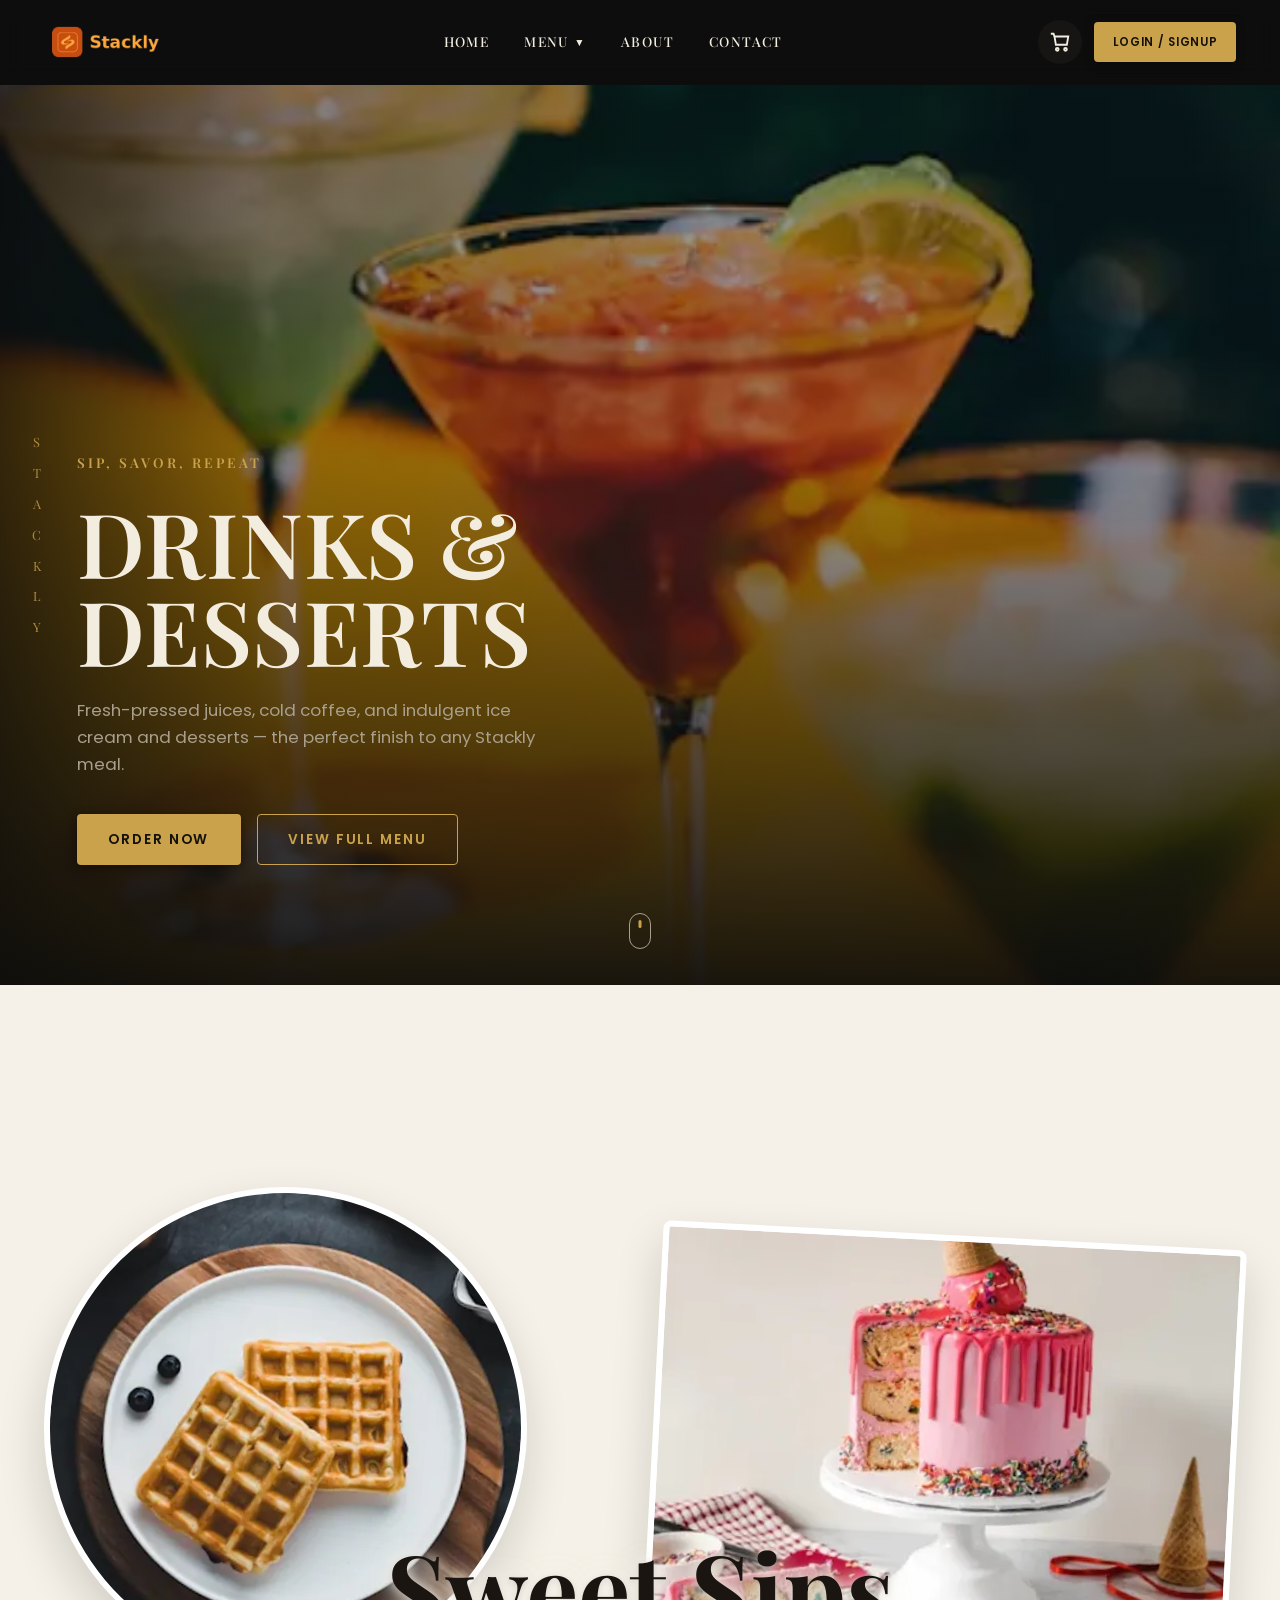
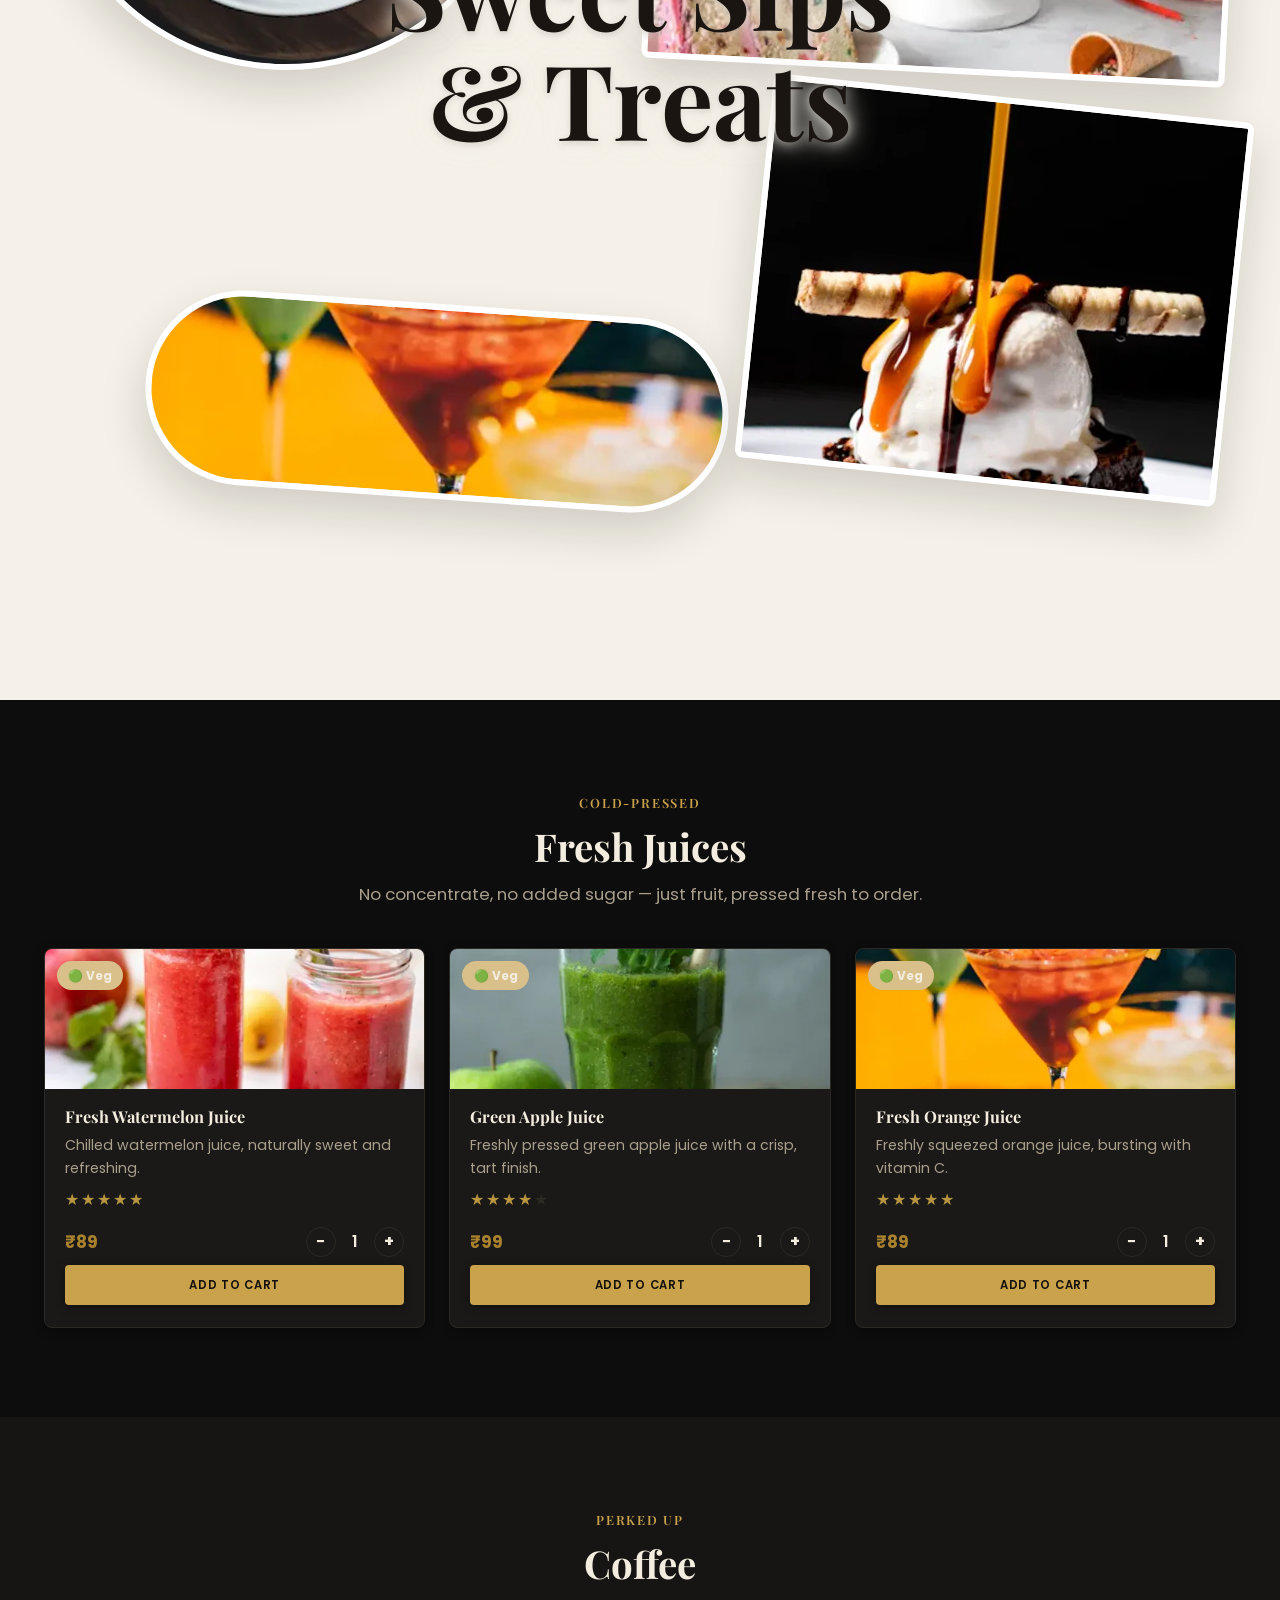
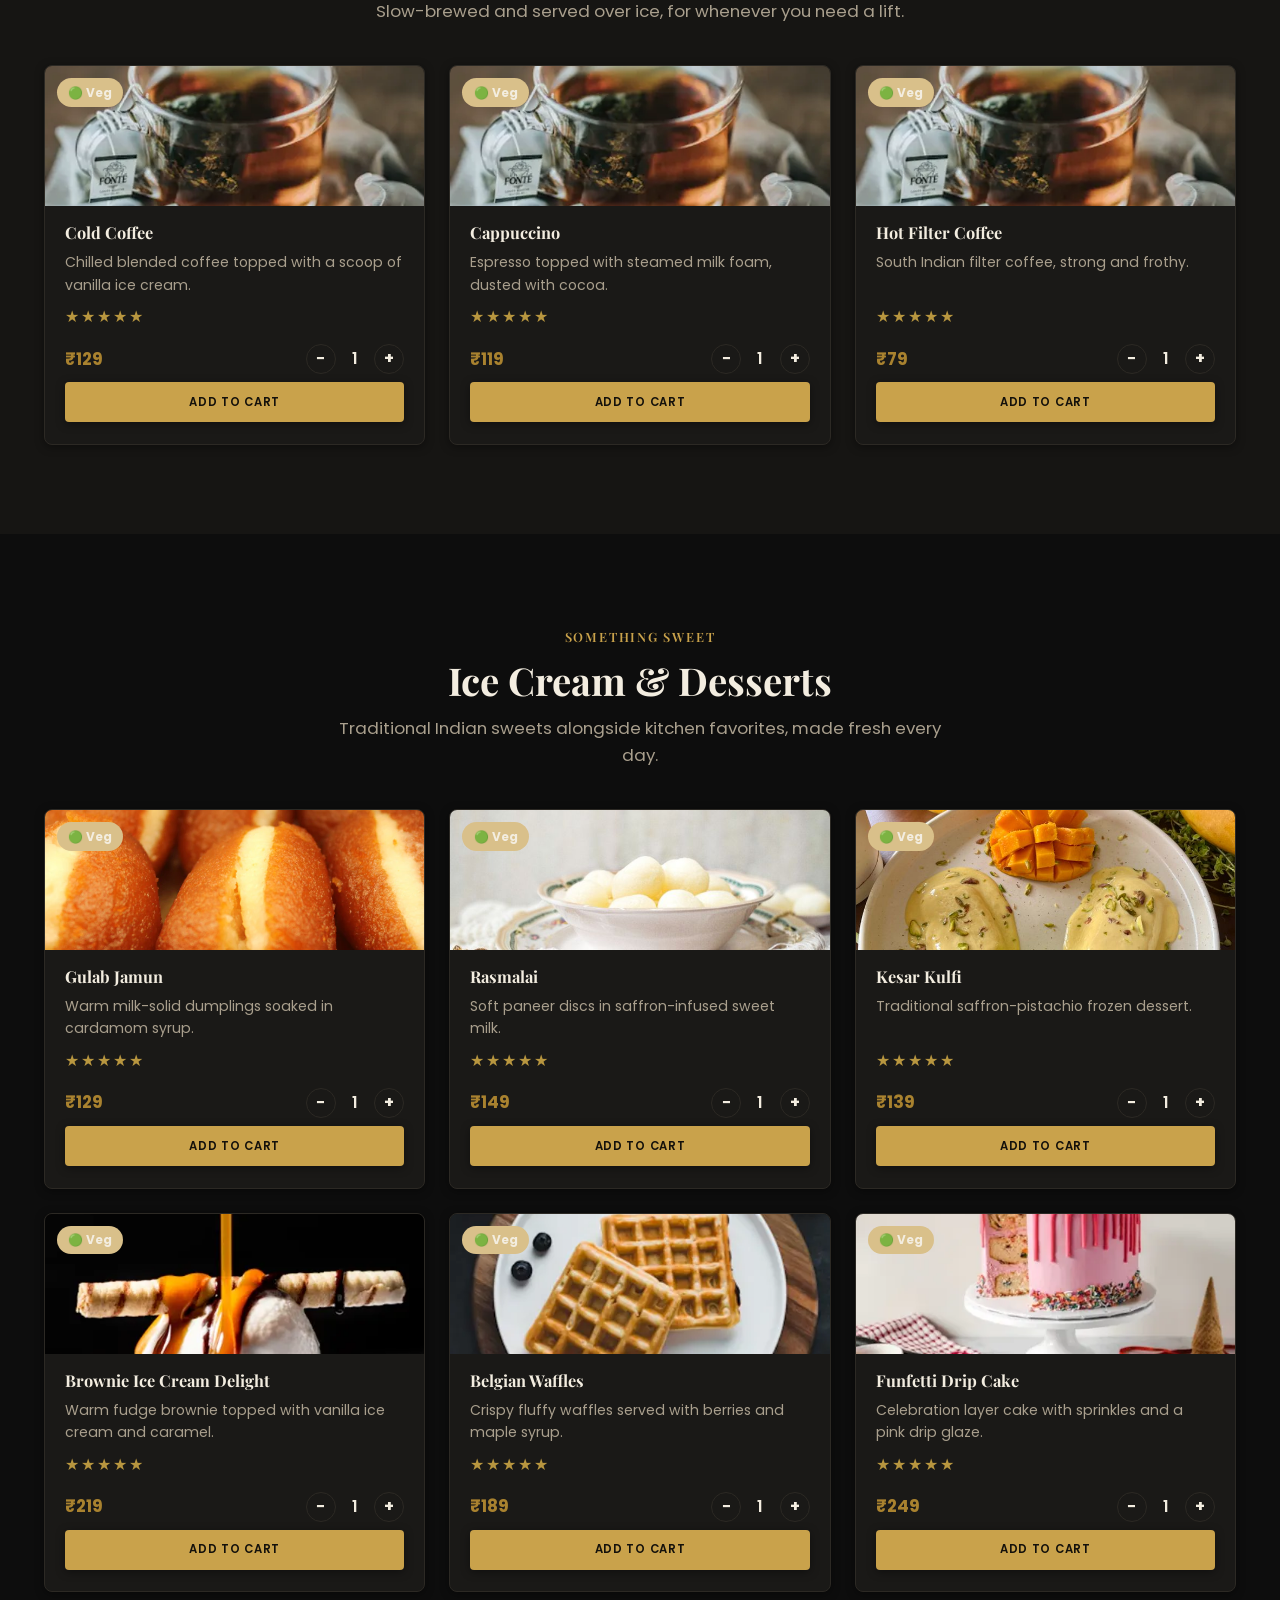
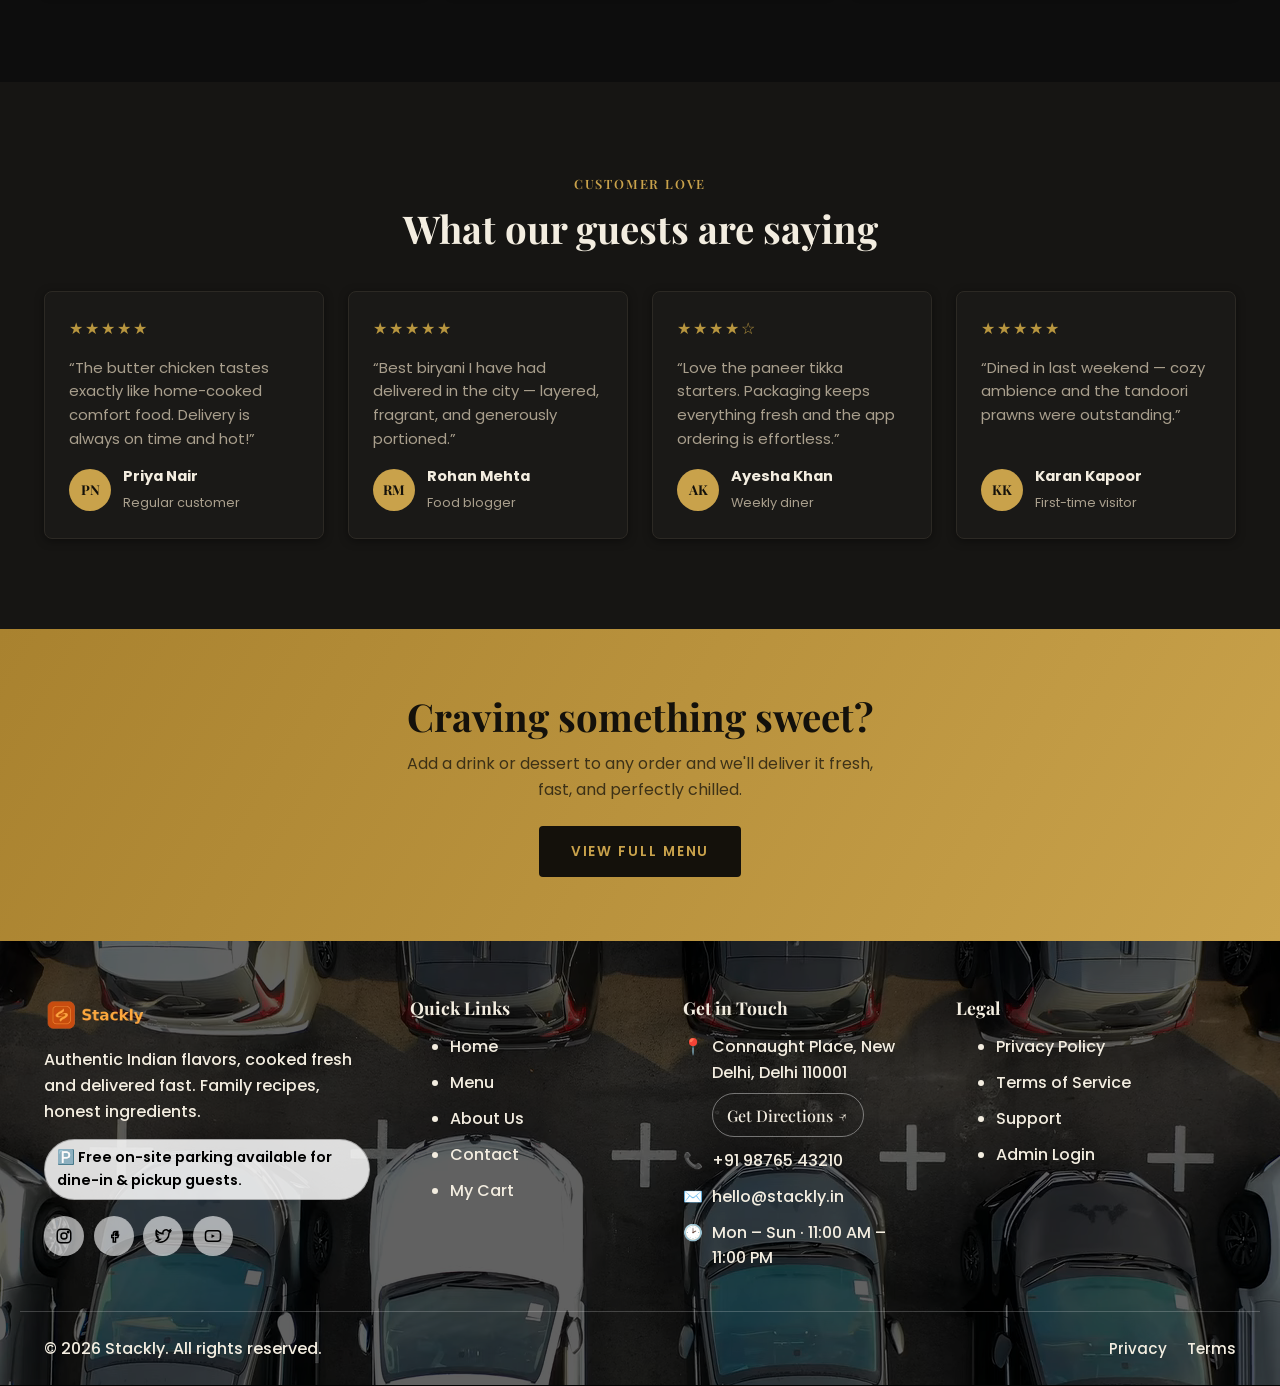
<file: drinks-desserts.html>
<!DOCTYPE html>
<html lang="en">
<head>
<meta charset="UTF-8">
<meta name="viewport" content="width=device-width, initial-scale=1.0">
<title>Drinks &amp; Desserts | Stackly</title>
<meta name="description" content="Fresh-pressed juices, cold coffee, and indulgent ice cream and desserts from Stackly — the perfect finish to any meal.">
<link rel="icon" type="image/webp" href="images/logo-icon.webp">
<link rel="preconnect" href="https://fonts.googleapis.com">
<link href="https://fonts.googleapis.com/css2?family=Playfair+Display:wght@500;600;700;800&amp;family=Poppins:wght@300;400;500;600;700&amp;display=swap" rel="stylesheet">
<link rel="stylesheet" href="css/style.css">
<link rel="stylesheet" href="css/home.css">
<link rel="stylesheet" href="css/drinks-desserts.css">
</head>
<body data-page="drinks-desserts" class="is-loading">

<div id="loader" role="status" aria-live="polite">
  <img src="images/logo-icon.webp" alt="" class="loader-logo" width="96" height="96">
  <div class="loader-spinner" aria-hidden="true"></div>
  <p class="loader-text">Plating up something delicious…</p>
</div>

<a class="skip-link" href="#main">Skip to content</a>

<header class="navbar navbar--transparent">
  <div class="navbar-inner">
    <a href="index.html" class="nav-logo">
      <img src="images/logo.webp" alt="Stackly" width="136" height="40">
    </a>
    <nav class="nav-links" aria-label="Primary">
      <a href="index.html" data-page="home">Home</a>
      <div class="nav-dropdown" data-open="false">
        <button class="nav-dropdown-toggle" aria-expanded="false" aria-haspopup="true">
          Menu <span class="chevron" aria-hidden="true">▼</span>
        </button>
        <div class="nav-dropdown-menu" role="menu">
          <a href="menu.html#starters" role="menuitem">Starters</a>
          <a href="menu.html#mains" role="menuitem">Main Course</a>
          <a href="menu.html#breads" role="menuitem">Breads &amp; Rice</a>
          <a href="menu.html#desserts" role="menuitem">Desserts</a>
          <a href="menu.html#drinks" role="menuitem">Beverages</a>
          <a href="drinks-desserts.html" role="menuitem">Drinks &amp; Desserts</a>
        </div>
      </div>
      <a href="about.html" data-page="about">About</a>
      <a href="contact.html" data-page="contact">Contact</a>
    </nav>
    <div class="nav-actions">
      <a href="cart.html" class="nav-cart-link" aria-label="View cart">
        <svg width="22" height="22" viewBox="0 0 24 24" fill="none" stroke="currentColor" stroke-width="2" aria-hidden="true"><path d="M6 6h15l-1.5 9h-12z"/><path d="M6 6 5 3H2"/><circle cx="9" cy="20" r="1.5"/><circle cx="18" cy="20" r="1.5"/></svg>
        <span class="nav-cart-count" data-cart-count>0</span>
      </a>
      <a href="login.html" class="btn btn-primary btn-sm" data-auth-guest>Login / Signup</a>
      <div class="nav-auth-user" data-auth-user style="display:none">
        <a href="customer-dashboard.html" class="btn btn-ghost btn-sm" data-auth-dashboard-link><span data-auth-name>Account</span></a>
        <button class="btn btn-outline btn-sm" id="logout-btn" type="button">Logout</button>
      </div>
      <button class="nav-toggle" aria-label="Open menu" aria-expanded="false">
        <span class="nav-toggle-bars"><span></span><span></span><span></span></span>
      </button>
    </div>
  </div>
</header>

<div class="mobile-menu" id="mobile-menu">
  <div class="mobile-menu-head">
    <a href="index.html" class="nav-logo" style="color:#fff">
      <img src="images/logo.webp" alt="Stackly" width="136" height="40">
    </a>
    <button class="mobile-menu-close" aria-label="Close menu">&times;</button>
  </div>
  <nav class="mobile-menu-links" aria-label="Mobile primary">
    <a href="index.html" data-page="home">Home</a>
    <div class="mobile-dropdown" data-open="false">
      <button class="mobile-dropdown-toggle" aria-expanded="false">Menu <span class="chevron" aria-hidden="true">▼</span></button>
      <div class="mobile-dropdown-panel">
        <a href="menu.html#starters">Starters</a>
        <a href="menu.html#mains">Main Course</a>
        <a href="menu.html#breads">Breads &amp; Rice</a>
        <a href="menu.html#desserts">Desserts</a>
        <a href="menu.html#drinks">Beverages</a>
        <a href="drinks-desserts.html">Drinks &amp; Desserts</a>
      </div>
    </div>
    <a href="about.html" data-page="about">About</a>
    <a href="contact.html" data-page="contact">Contact</a>
    <a href="cart.html" data-page="cart">Cart (<span data-cart-count>0</span>)</a>
  </nav>
  <div class="mobile-menu-actions">
    <a href="login.html" class="btn btn-primary btn-block" data-auth-guest>Login / Signup</a>
    <div data-auth-user style="display:none">
      <a href="customer-dashboard.html" class="btn btn-ghost btn-block" data-auth-dashboard-link>My Account</a>
      <button class="btn btn-outline btn-block" id="logout-btn-mobile" type="button" style="margin-top:0.75rem">Logout</button>
    </div>
  </div>
</div>

<main id="main">

  <!-- ===== Hero ===== -->
  <section class="hero" style="background-image:url('images/dishes/m30.webp')">
    <div class="hero-wordmark" aria-hidden="true">
      <span>S</span><span>T</span><span>A</span><span>C</span><span>K</span><span>L</span><span>Y</span>
    </div>
    <div class="container hero-inner">
      <p class="eyebrow">Sip, Savor, Repeat</p>
      <h1>Drinks &amp; Desserts</h1>
      <p class="hero-desc">Fresh-pressed juices, cold coffee, and indulgent ice cream and desserts — the perfect finish to any Stackly meal.</p>
      <div class="hero-actions">
        <a href="#juices" class="btn btn-primary">Order Now</a>
        <a href="menu.html" class="btn btn-outline">View Full Menu</a>
      </div>
    </div>
    <div class="hero-scroll-cue" aria-hidden="true"><span></span></div>
  </section>

  <!-- ===== Showcase / gallery breather ===== -->
  <section class="section showcase-section fade-in-section" id="showcase">
    <div class="container showcase-inner">
      <h2 class="showcase-heading">Sweet Sips<br>&amp; Treats</h2>
      <div class="showcase-grid">
        <figure class="showcase-item showcase-item-1">
          <img src="images/dishes/m35.webp" alt="Golden Belgian waffles with berries and maple syrup">
        </figure>
        <figure class="showcase-item showcase-item-2">
          <img src="images/dishes/m46.webp" alt="Funfetti drip cake with sprinkles">
        </figure>
        <figure class="showcase-item showcase-item-3">
          <img src="images/dishes/m30.webp" alt="Mocktail trio with fresh garnish">
        </figure>
        <figure class="showcase-item showcase-item-4">
          <img src="images/dishes/m32.webp" alt="Brownie ice cream delight with caramel drizzle">
        </figure>
      </div>
    </div>
  </section>

  <!-- ===== Fresh Juices ===== -->
  <section class="section fade-in-section drinks-category" id="juices">
    <div class="container">
      <div class="section-head" style="margin-inline:auto; text-align:center">
        <p class="eyebrow">Cold-Pressed</p>
        <h2>Fresh Juices</h2>
        <p class="lede">No concentrate, no added sugar — just fruit, pressed fresh to order.</p>
      </div>
      <div class="dish-grid" id="juice-grid"></div>
    </div>
  </section>

  <!-- ===== Coffee ===== -->
  <section class="section section-alt fade-in-section drinks-category" id="coffee">
    <div class="container">
      <div class="section-head" style="margin-inline:auto; text-align:center">
        <p class="eyebrow">Perked Up</p>
        <h2>Coffee</h2>
        <p class="lede">Slow-brewed and served over ice, for whenever you need a lift.</p>
      </div>
      <div class="dish-grid" id="coffee-grid"></div>
    </div>
  </section>

  <!-- ===== Ice Cream & Desserts ===== -->
  <section class="section fade-in-section drinks-category" id="desserts">
    <div class="container">
      <div class="section-head" style="margin-inline:auto; text-align:center">
        <p class="eyebrow">Something Sweet</p>
        <h2>Ice Cream &amp; Desserts</h2>
        <p class="lede">Traditional Indian sweets alongside kitchen favorites, made fresh every day.</p>
      </div>
      <div class="dish-grid" id="dessert-grid"></div>
    </div>
  </section>

  <!-- ===== Testimonials ===== -->
  <section class="section section-alt fade-in-section" id="testimonials">
    <div class="container">
      <div class="section-head" style="margin-inline:auto; text-align:center">
        <p class="eyebrow">Customer Love</p>
        <h2>What our guests are saying</h2>
      </div>
      <div class="testimonial-grid" id="testimonial-grid"></div>
    </div>
  </section>

  <!-- ===== CTA ===== -->
  <section class="cta-band fade-in-section">
    <div class="container cta-inner">
      <h2>Craving something sweet?</h2>
      <p>Add a drink or dessert to any order and we'll deliver it fresh, fast, and perfectly chilled.</p>
      <a href="menu.html" class="btn btn-accent">View Full Menu</a>
    </div>
  </section>

</main>

<footer class="site-footer">
  <video class="footer-video" autoplay muted loop playsinline poster="images/video/parking-bg-poster.webp" aria-hidden="true">
    <source src="images/video/parking-bg.webm" type="video/webm">
    <source src="images/video/parking-bg.mp4" type="video/mp4">
  </video>
  <div class="footer-overlay" aria-hidden="true"></div>
  <div class="container footer-grid">
    <div>
      <a href="index.html" class="footer-brand">
        <img src="images/logo.webp" alt="Stackly" width="122" height="36">
      </a>
      <p>Authentic Indian flavors, cooked fresh and delivered fast. Family recipes, honest ingredients.</p>
      <p class="footer-parking-note">🅿️ Free on-site parking available for dine-in &amp; pickup guests.</p>
      <div class="footer-social">
        <a href="404.html" aria-label="Stackly on Instagram"><svg width="18" height="18" viewBox="0 0 24 24" fill="none" stroke="currentColor" stroke-width="2"><rect x="3" y="3" width="18" height="18" rx="5"/><circle cx="12" cy="12" r="4"/><circle cx="17.5" cy="6.5" r="1"/></svg></a>
        <a href="404.html" aria-label="Stackly on Facebook"><svg width="18" height="18" viewBox="0 0 24 24" fill="none" stroke="currentColor" stroke-width="2"><path d="M14 9h3V6h-3c-2 0-3 1.3-3 3v2H9v3h2v6h3v-6h3l1-3h-4v-1.5c0-.6.4-1.5 1-1.5z"/></svg></a>
        <a href="404.html" aria-label="Stackly on Twitter"><svg width="18" height="18" viewBox="0 0 24 24" fill="none" stroke="currentColor" stroke-width="2"><path d="M22 5.8c-.7.3-1.5.6-2.3.7.8-.5 1.5-1.3 1.8-2.3-.8.5-1.7.8-2.6 1a4.1 4.1 0 0 0-7 3.7A11.6 11.6 0 0 1 3.4 4.6a4.1 4.1 0 0 0 1.3 5.4c-.7 0-1.3-.2-1.9-.5v.1c0 2 1.4 3.6 3.3 4a4.1 4.1 0 0 1-1.9.1 4.1 4.1 0 0 0 3.8 2.8A8.2 8.2 0 0 1 2 18.4a11.6 11.6 0 0 0 6.3 1.8c7.5 0 11.7-6.3 11.7-11.7v-.5c.8-.6 1.5-1.3 2-2.2z"/></svg></a>
        <a href="404.html" aria-label="Stackly on YouTube"><svg width="18" height="18" viewBox="0 0 24 24" fill="none" stroke="currentColor" stroke-width="2"><rect x="2" y="5" width="20" height="14" rx="4"/><path d="M10 9.5v5l4.5-2.5z" fill="currentColor" stroke="none"/></svg></a>
      </div>
    </div>
    <div class="footer-col">
      <h4>Quick Links</h4>
      <ul>
        <li><a href="index.html">Home</a></li>
        <li><a href="menu.html">Menu</a></li>
        <li><a href="about.html">About Us</a></li>
        <li><a href="contact.html">Contact</a></li>
        <li><a href="cart.html">My Cart</a></li>
      </ul>
    </div>
    <div class="footer-col">
      <h4>Get in Touch</h4>
      <ul class="footer-contact">
        <li>📍 <span>Connaught Place, New Delhi, Delhi 110001<br><a class="footer-directions-btn" href="https://www.google.com/maps/dir/?api=1&amp;destination=Connaught+Place,+New+Delhi,+Delhi+110001,+India" target="_blank" rel="noopener">Get Directions ↗</a></span></li>
        <li>📞 <a href="tel:+919876543210">+91 98765 43210</a></li>
        <li>✉️ <a href="mailto:hello@stackly.in">hello@stackly.in</a></li>
        <li>🕑 <span>Mon – Sun · 11:00 AM – 11:00 PM</span></li>
      </ul>
    </div>
    <div class="footer-col">
      <h4>Legal</h4>
      <ul>
        <li><a href="#" data-modal-open="privacy-modal">Privacy Policy</a></li>
        <li><a href="#" data-modal-open="terms-modal">Terms of Service</a></li>
        <li><a href="contact.html">Support</a></li>
        <li><a href="login.html">Admin Login</a></li>
      </ul>
    </div>
  </div>
  <div class="container footer-bottom">
    <p>© <span data-year>2026</span> Stackly. All rights reserved.</p>
    <div class="footer-legal">
      <a href="#" data-modal-open="privacy-modal">Privacy</a>
      <a href="#" data-modal-open="terms-modal">Terms</a>
    </div>
  </div>
</footer>

<dialog class="modal" id="privacy-modal">
  <div class="modal-inner">
    <h2>Privacy Policy</h2>
    <p>Stackly collects only the information needed to process your order: name, delivery address, phone number and email. This demo site stores cart, order and account data locally in your browser (localStorage) — nothing is transmitted to a server.</p>
    <p>We never sell your data to third parties. You can clear your locally stored data at any time by clearing your browser's site data for this page.</p>
    <div class="modal-close-row"><button class="btn btn-primary btn-sm" data-modal-close>Close</button></div>
  </div>
</dialog>

<dialog class="modal" id="terms-modal">
  <div class="modal-inner">
    <h2>Terms of Service</h2>
    <p>This website is a demonstration project. Orders placed here are simulated: no real payment is processed and no food is actually delivered. Menu items, prices and delivery times are for illustrative purposes.</p>
    <p>By using this demo you agree that all data is stored locally in your browser and may be cleared at any time.</p>
    <div class="modal-close-row"><button class="btn btn-primary btn-sm" data-modal-close>Close</button></div>
  </div>
</dialog>

<script src="js/data.js"></script>
<script src="js/auth.js"></script>
<script src="js/cart.js"></script>
<script src="js/main.js"></script>
<script src="js/drinks-desserts.js"></script>
</body>
</html>
</file>
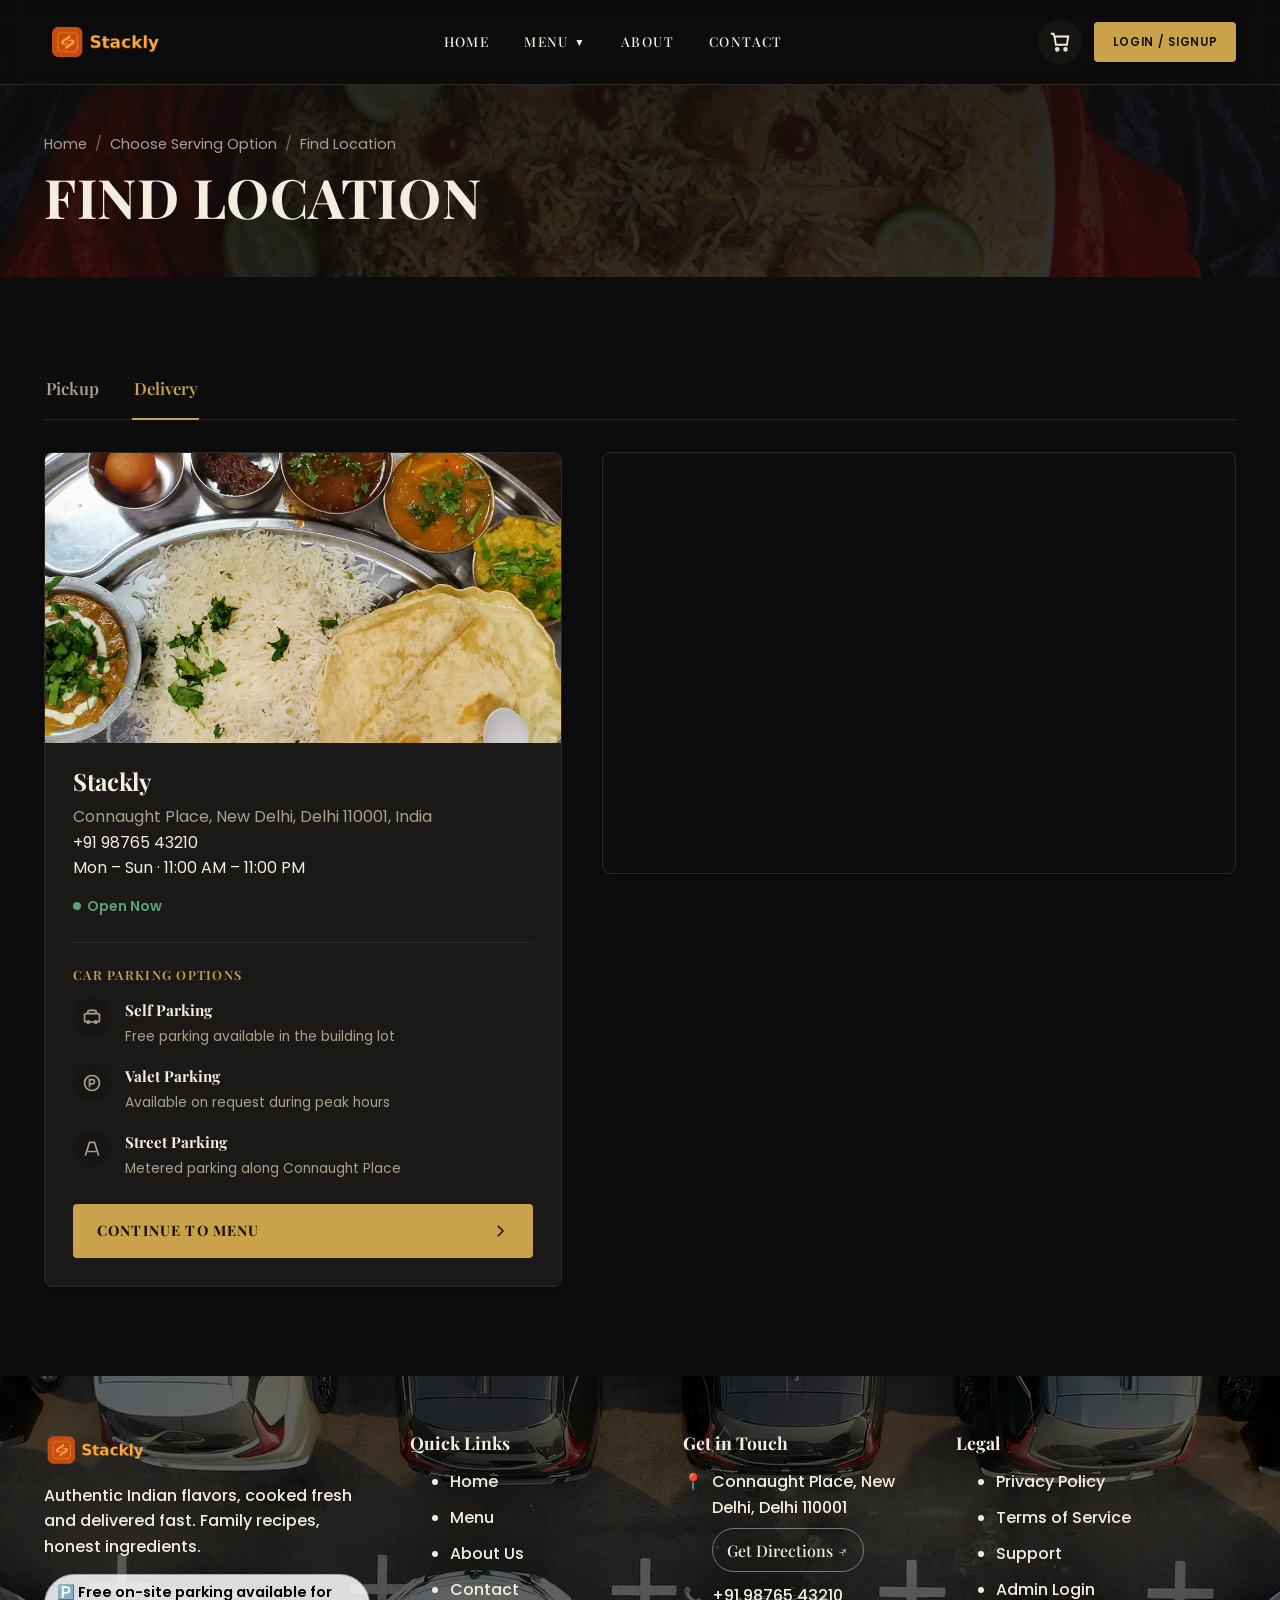
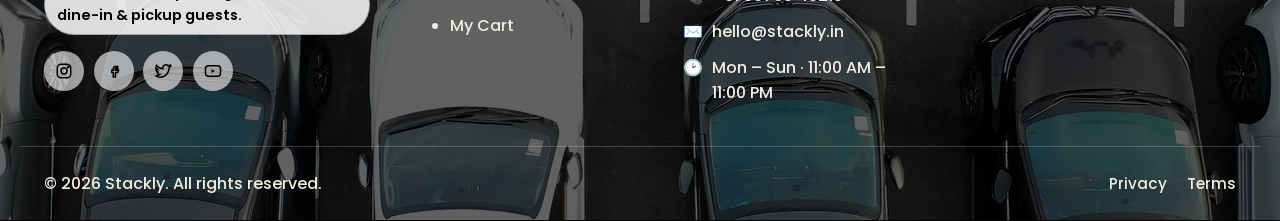
<file: find-location.html>
<!DOCTYPE html>
<html lang="en">
<head>
<meta charset="UTF-8">
<meta name="viewport" content="width=device-width, initial-scale=1.0">
<title>Find Location | Stackly</title>
<meta name="description" content="Find your nearest Stackly location for pickup or delivery.">
<link rel="icon" type="image/webp" href="images/logo-icon.webp">
<link rel="preconnect" href="https://fonts.googleapis.com">
<link href="https://fonts.googleapis.com/css2?family=Playfair+Display:wght@500;600;700;800&amp;family=Poppins:wght@300;400;500;600;700&amp;display=swap" rel="stylesheet">
<link rel="stylesheet" href="css/style.css">
<link rel="stylesheet" href="css/order-flow.css">
</head>
<body data-page="find-location" class="is-loading">

<div id="loader" role="status" aria-live="polite">
  <img src="images/logo-icon.webp" alt="" class="loader-logo" width="96" height="96">
  <div class="loader-spinner" aria-hidden="true"></div>
  <p class="loader-text">Plating up something delicious…</p>
</div>

<a class="skip-link" href="#main">Skip to content</a>

<header class="navbar">
  <div class="navbar-inner">
    <a href="index.html" class="nav-logo">
      <img src="images/logo.webp" alt="Stackly" width="136" height="40">
    </a>
    <nav class="nav-links" aria-label="Primary">
      <a href="index.html" data-page="home">Home</a>
      <div class="nav-dropdown" data-open="false">
        <button class="nav-dropdown-toggle" aria-expanded="false" aria-haspopup="true">
          Menu <span class="chevron" aria-hidden="true">▼</span>
        </button>
        <div class="nav-dropdown-menu" role="menu">
          <a href="menu.html#starters" role="menuitem">Starters</a>
          <a href="menu.html#mains" role="menuitem">Main Course</a>
          <a href="menu.html#breads" role="menuitem">Breads &amp; Rice</a>
          <a href="menu.html#desserts" role="menuitem">Desserts</a>
          <a href="menu.html#drinks" role="menuitem">Beverages</a>
          <a href="drinks-desserts.html" role="menuitem">Drinks &amp; Desserts</a>
        </div>
      </div>
      <a href="about.html" data-page="about">About</a>
      <a href="contact.html" data-page="contact">Contact</a>
    </nav>
    <div class="nav-actions">
      <a href="cart.html" class="nav-cart-link" aria-label="View cart">
        <svg width="22" height="22" viewBox="0 0 24 24" fill="none" stroke="currentColor" stroke-width="2" aria-hidden="true"><path d="M6 6h15l-1.5 9h-12z"/><path d="M6 6 5 3H2"/><circle cx="9" cy="20" r="1.5"/><circle cx="18" cy="20" r="1.5"/></svg>
        <span class="nav-cart-count" data-cart-count>0</span>
      </a>
      <a href="login.html" class="btn btn-primary btn-sm" data-auth-guest>Login / Signup</a>
      <div class="nav-auth-user" data-auth-user style="display:none">
        <a href="customer-dashboard.html" class="btn btn-ghost btn-sm" data-auth-dashboard-link><span data-auth-name>Account</span></a>
        <button class="btn btn-outline btn-sm" id="logout-btn" type="button">Logout</button>
      </div>
      <button class="nav-toggle" aria-label="Open menu" aria-expanded="false">
        <span class="nav-toggle-bars"><span></span><span></span><span></span></span>
      </button>
    </div>
  </div>
</header>

<div class="mobile-menu" id="mobile-menu">
  <div class="mobile-menu-head">
    <a href="index.html" class="nav-logo" style="color:#fff">
      <img src="images/logo.webp" alt="Stackly" width="136" height="40">
    </a>
    <button class="mobile-menu-close" aria-label="Close menu">&times;</button>
  </div>
  <nav class="mobile-menu-links" aria-label="Mobile primary">
    <a href="index.html" data-page="home">Home</a>
    <div class="mobile-dropdown" data-open="false">
      <button class="mobile-dropdown-toggle" aria-expanded="false">Menu <span class="chevron" aria-hidden="true">▼</span></button>
      <div class="mobile-dropdown-panel">
        <a href="menu.html#starters">Starters</a>
        <a href="menu.html#mains">Main Course</a>
        <a href="menu.html#breads">Breads &amp; Rice</a>
        <a href="menu.html#desserts">Desserts</a>
        <a href="menu.html#drinks">Beverages</a>
        <a href="drinks-desserts.html">Drinks &amp; Desserts</a>
      </div>
    </div>
    <a href="about.html" data-page="about">About</a>
    <a href="contact.html" data-page="contact">Contact</a>
    <a href="cart.html" data-page="cart">Cart (<span data-cart-count>0</span>)</a>
  </nav>
  <div class="mobile-menu-actions">
    <a href="login.html" class="btn btn-primary btn-block" data-auth-guest>Login / Signup</a>
    <div data-auth-user style="display:none">
      <a href="customer-dashboard.html" class="btn btn-ghost btn-block" data-auth-dashboard-link>My Account</a>
      <button class="btn btn-outline btn-block" id="logout-btn-mobile" type="button" style="margin-top:0.75rem">Logout</button>
    </div>
  </div>
</div>

<main id="main">
  <section class="page-hero flow-hero" style="background-image:url('images/hero-bg.webp')">
    <div class="container">
      <nav class="breadcrumb" aria-label="Breadcrumb">
        <a href="index.html">Home</a><span class="sep">/</span><a href="serving-options.html">Choose Serving Option</a><span class="sep">/</span><span aria-current="page">Find Location</span>
      </nav>
      <h1>Find Location</h1>
    </div>
  </section>

  <section class="section fade-in-section">
    <div class="container">
      <nav class="location-tabs" aria-label="Pickup or delivery">
        <a href="find-location.html?type=pickup" class="location-tab" data-serving-option="pickup">Pickup</a>
        <a href="find-location.html?type=delivery" class="location-tab" data-serving-option="delivery">Delivery</a>
      </nav>

      <div class="location-layout">
        <div class="location-card" id="location-card">
          <div class="location-card-media">
            <img src="images/about-dish.webp" alt="Stackly restaurant" loading="lazy">
          </div>
          <div class="location-card-body">
            <h3>Stackly</h3>
            <address id="location-address">Connaught Place, New Delhi, Delhi 110001, India</address>
            <p><a href="#" id="location-phone">+91 98765 43210</a></p>
            <p id="location-hours">Mon – Sun · 11:00 AM – 11:00 PM</p>
            <span class="location-status">Open Now</span>

            <div class="location-parking">
              <h4>Car Parking Options</h4>
              <ul class="parking-options">
                <li>
                  <span class="parking-icon" aria-hidden="true">
                    <svg width="20" height="20" viewBox="0 0 24 24" fill="none" stroke="currentColor" stroke-width="2"><rect x="3" y="8" width="18" height="10" rx="2"/><path d="M7 8V6a2 2 0 0 1 2-2h6a2 2 0 0 1 2 2v2"/><circle cx="7.5" cy="18" r="1.5"/><circle cx="16.5" cy="18" r="1.5"/></svg>
                  </span>
                  <div>
                    <strong>Self Parking</strong>
                    <span>Free parking available in the building lot</span>
                  </div>
                </li>
                <li>
                  <span class="parking-icon" aria-hidden="true">
                    <svg width="20" height="20" viewBox="0 0 24 24" fill="none" stroke="currentColor" stroke-width="2"><circle cx="12" cy="12" r="9"/><path d="M9 8h3.5a2.5 2.5 0 0 1 0 5H9V8zM9 13v4"/></svg>
                  </span>
                  <div>
                    <strong>Valet Parking</strong>
                    <span>Available on request during peak hours</span>
                  </div>
                </li>
                <li>
                  <span class="parking-icon" aria-hidden="true">
                    <svg width="20" height="20" viewBox="0 0 24 24" fill="none" stroke="currentColor" stroke-width="2"><path d="M4 20 9 4h6l5 16M7 15h10"/></svg>
                  </span>
                  <div>
                    <strong>Street Parking</strong>
                    <span>Metered parking along Connaught Place</span>
                  </div>
                </li>
              </ul>
            </div>

            <button type="button" class="location-continue" id="location-continue">
              <span>Continue to Menu</span>
              <svg width="18" height="18" viewBox="0 0 24 24" fill="none" stroke="currentColor" stroke-width="2" aria-hidden="true"><path d="M9 5l7 7-7 7"/></svg>
            </button>
          </div>
        </div>
        <div class="location-map">
          <iframe
            id="location-map-frame"
            title="Map showing Stackly location"
            src="https://www.google.com/maps?q=Connaught+Place,+New+Delhi,+Delhi+110001,+India&amp;output=embed"
            loading="lazy"
            referrerpolicy="no-referrer-when-downgrade">
          </iframe>
        </div>
      </div>
    </div>
  </section>
</main>

<footer class="site-footer">
  <video class="footer-video" autoplay muted loop playsinline poster="images/video/parking-bg-poster.webp" aria-hidden="true">
    <source src="images/video/parking-bg.webm" type="video/webm">
    <source src="images/video/parking-bg.mp4" type="video/mp4">
  </video>
  <div class="footer-overlay" aria-hidden="true"></div>
  <div class="container footer-grid">
    <div>
      <a href="index.html" class="footer-brand">
        <img src="images/logo.webp" alt="Stackly" width="122" height="36">
      </a>
      <p>Authentic Indian flavors, cooked fresh and delivered fast. Family recipes, honest ingredients.</p>
      <p class="footer-parking-note">🅿️ Free on-site parking available for dine-in &amp; pickup guests.</p>
      <div class="footer-social">
        <a href="404.html" aria-label="Stackly on Instagram"><svg width="18" height="18" viewBox="0 0 24 24" fill="none" stroke="currentColor" stroke-width="2"><rect x="3" y="3" width="18" height="18" rx="5"/><circle cx="12" cy="12" r="4"/><circle cx="17.5" cy="6.5" r="1"/></svg></a>
        <a href="404.html" aria-label="Stackly on Facebook"><svg width="18" height="18" viewBox="0 0 24 24" fill="none" stroke="currentColor" stroke-width="2"><path d="M14 9h3V6h-3c-2 0-3 1.3-3 3v2H9v3h2v6h3v-6h3l1-3h-4v-1.5c0-.6.4-1.5 1-1.5z"/></svg></a>
        <a href="404.html" aria-label="Stackly on Twitter"><svg width="18" height="18" viewBox="0 0 24 24" fill="none" stroke="currentColor" stroke-width="2"><path d="M22 5.8c-.7.3-1.5.6-2.3.7.8-.5 1.5-1.3 1.8-2.3-.8.5-1.7.8-2.6 1a4.1 4.1 0 0 0-7 3.7A11.6 11.6 0 0 1 3.4 4.6a4.1 4.1 0 0 0 1.3 5.4c-.7 0-1.3-.2-1.9-.5v.1c0 2 1.4 3.6 3.3 4a4.1 4.1 0 0 1-1.9.1 4.1 4.1 0 0 0 3.8 2.8A8.2 8.2 0 0 1 2 18.4a11.6 11.6 0 0 0 6.3 1.8c7.5 0 11.7-6.3 11.7-11.7v-.5c.8-.6 1.5-1.3 2-2.2z"/></svg></a>
        <a href="404.html" aria-label="Stackly on YouTube"><svg width="18" height="18" viewBox="0 0 24 24" fill="none" stroke="currentColor" stroke-width="2"><rect x="2" y="5" width="20" height="14" rx="4"/><path d="M10 9.5v5l4.5-2.5z" fill="currentColor" stroke="none"/></svg></a>
      </div>
    </div>
    <div class="footer-col">
      <h4>Quick Links</h4>
      <ul>
        <li><a href="index.html">Home</a></li>
        <li><a href="menu.html">Menu</a></li>
        <li><a href="about.html">About Us</a></li>
        <li><a href="contact.html">Contact</a></li>
        <li><a href="cart.html">My Cart</a></li>
      </ul>
    </div>
    <div class="footer-col">
      <h4>Get in Touch</h4>
      <ul class="footer-contact">
        <li>📍 <span>Connaught Place, New Delhi, Delhi 110001<br><a class="footer-directions-btn" href="https://www.google.com/maps/dir/?api=1&amp;destination=Connaught+Place,+New+Delhi,+Delhi+110001,+India" target="_blank" rel="noopener">Get Directions ↗</a></span></li>
        <li>📞 <a href="tel:+919876543210">+91 98765 43210</a></li>
        <li>✉️ <a href="mailto:hello@stackly.in">hello@stackly.in</a></li>
        <li>🕑 <span>Mon – Sun · 11:00 AM – 11:00 PM</span></li>
      </ul>
    </div>
    <div class="footer-col">
      <h4>Legal</h4>
      <ul>
        <li><a href="#" data-modal-open="privacy-modal">Privacy Policy</a></li>
        <li><a href="#" data-modal-open="terms-modal">Terms of Service</a></li>
        <li><a href="contact.html">Support</a></li>
        <li><a href="login.html">Admin Login</a></li>
      </ul>
    </div>
  </div>
  <div class="container footer-bottom">
    <p>© <span data-year>2026</span> Stackly. All rights reserved.</p>
    <div class="footer-legal">
      <a href="#" data-modal-open="privacy-modal">Privacy</a>
      <a href="#" data-modal-open="terms-modal">Terms</a>
    </div>
  </div>
</footer>

<dialog class="modal" id="privacy-modal">
  <div class="modal-inner">
    <h2>Privacy Policy</h2>
    <p>Stackly collects only the information needed to process your order: name, delivery address, phone number and email. This demo site stores cart, order and account data locally in your browser (localStorage) — nothing is transmitted to a server.</p>
    <p>We never sell your data to third parties. You can clear your locally stored data at any time by clearing your browser's site data for this page.</p>
    <div class="modal-close-row"><button class="btn btn-primary btn-sm" data-modal-close>Close</button></div>
  </div>
</dialog>

<dialog class="modal" id="terms-modal">
  <div class="modal-inner">
    <h2>Terms of Service</h2>
    <p>This website is a demonstration project. Orders placed here are simulated: no real payment is processed and no food is actually delivered. Menu items, prices and delivery times are for illustrative purposes.</p>
    <p>By using this demo you agree that all data is stored locally in your browser and may be cleared at any time.</p>
    <div class="modal-close-row"><button class="btn btn-primary btn-sm" data-modal-close>Close</button></div>
  </div>
</dialog>

<script src="js/data.js"></script>
<script src="js/auth.js"></script>
<script src="js/cart.js"></script>
<script src="js/main.js"></script>
<script src="js/order-flow.js"></script>
</body>
</html>
</file>
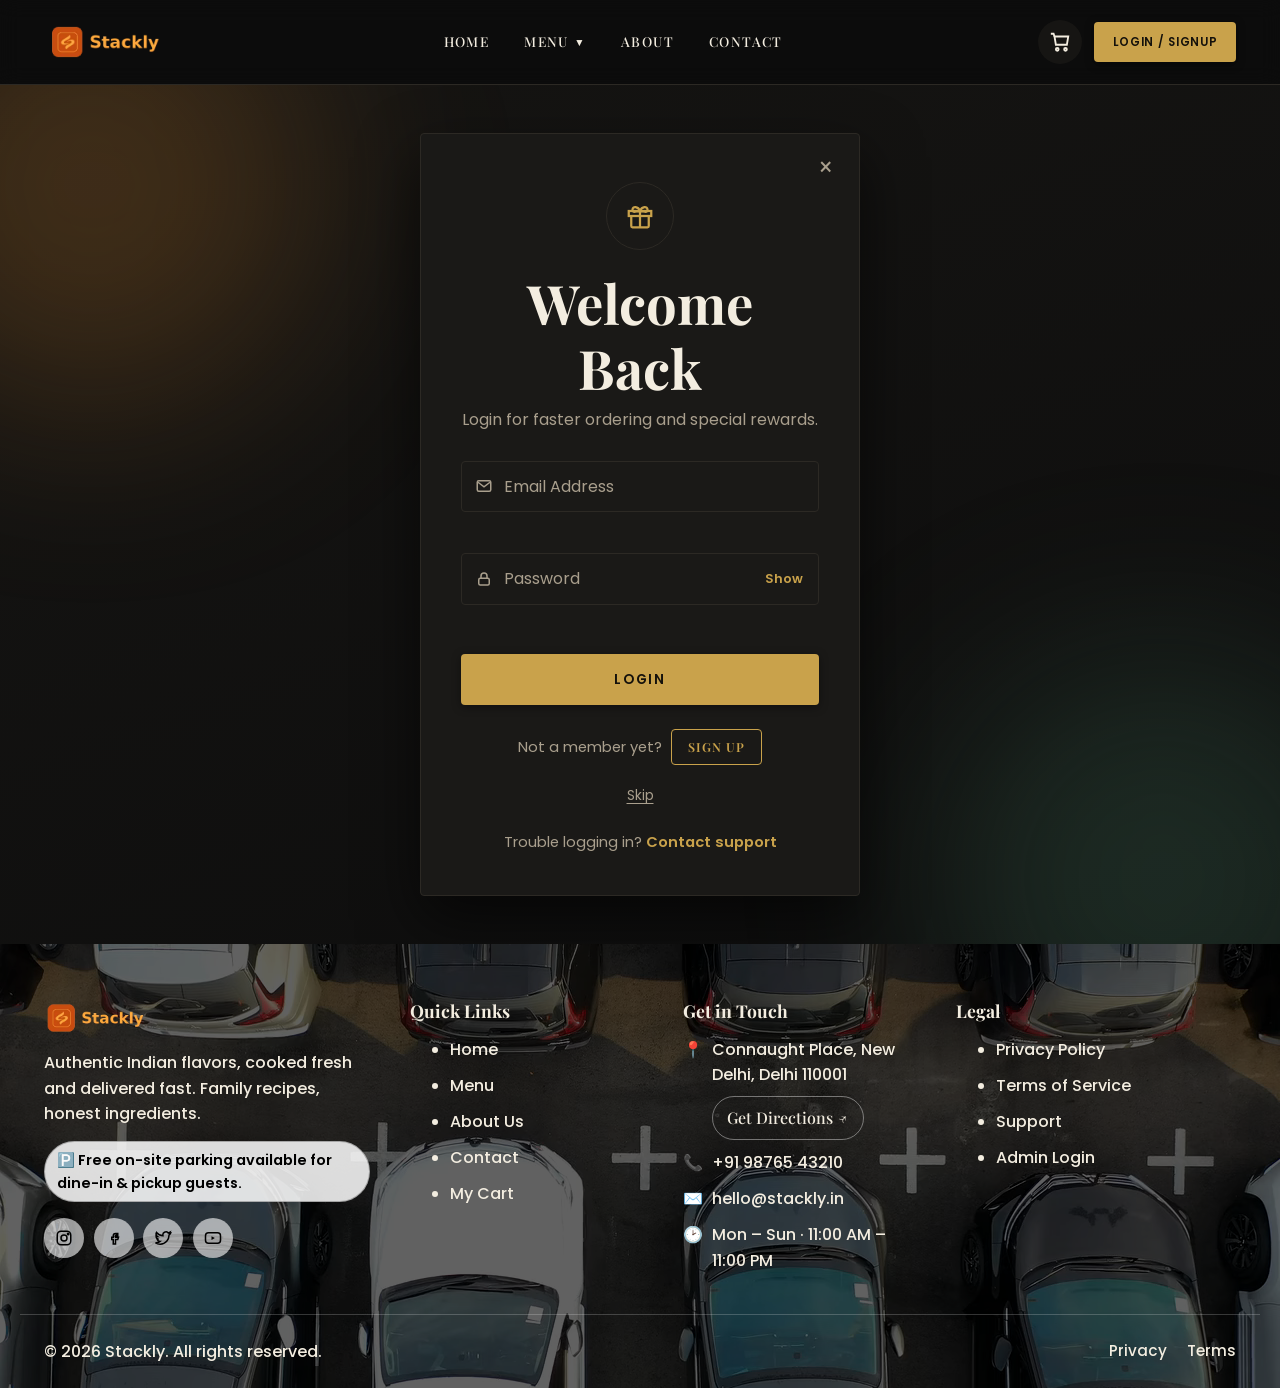
<file: login.html>
<!DOCTYPE html>
<html lang="en">
<head>
<meta charset="UTF-8">
<meta name="viewport" content="width=device-width, initial-scale=1.0">
<title>Login | Stackly</title>
<meta name="description" content="Log in to your Stackly account to track orders and manage your profile.">
<link rel="icon" type="image/webp" href="images/logo-icon.webp">
<link rel="preconnect" href="https://fonts.googleapis.com">
<link href="https://fonts.googleapis.com/css2?family=Playfair+Display:wght@500;600;700;800&amp;family=Poppins:wght@300;400;500;600;700&amp;display=swap" rel="stylesheet">
<link rel="stylesheet" href="css/style.css">
<link rel="stylesheet" href="css/auth.css">
</head>
<body data-page="login" class="is-loading">

<div id="loader" role="status" aria-live="polite">
  <img src="images/logo-icon.webp" alt="" class="loader-logo" width="96" height="96">
  <div class="loader-spinner" aria-hidden="true"></div>
  <p class="loader-text">Plating up something delicious…</p>
</div>

<a class="skip-link" href="#main">Skip to content</a>

<header class="navbar">
  <div class="navbar-inner">
    <a href="index.html" class="nav-logo">
      <img src="images/logo.webp" alt="Stackly" width="136" height="40">
    </a>
    <nav class="nav-links" aria-label="Primary">
      <a href="index.html" data-page="home">Home</a>
      <div class="nav-dropdown" data-open="false">
        <button class="nav-dropdown-toggle" aria-expanded="false" aria-haspopup="true">
          Menu <span class="chevron" aria-hidden="true">▼</span>
        </button>
        <div class="nav-dropdown-menu" role="menu">
          <a href="menu.html#starters" role="menuitem">Starters</a>
          <a href="menu.html#mains" role="menuitem">Main Course</a>
          <a href="menu.html#breads" role="menuitem">Breads &amp; Rice</a>
          <a href="menu.html#desserts" role="menuitem">Desserts</a>
          <a href="menu.html#drinks" role="menuitem">Beverages</a>
          <a href="drinks-desserts.html" role="menuitem">Drinks &amp; Desserts</a>
        </div>
      </div>
      <a href="about.html" data-page="about">About</a>
      <a href="contact.html" data-page="contact">Contact</a>
    </nav>
    <div class="nav-actions">
      <a href="cart.html" class="nav-cart-link" aria-label="View cart">
        <svg width="22" height="22" viewBox="0 0 24 24" fill="none" stroke="currentColor" stroke-width="2" aria-hidden="true"><path d="M6 6h15l-1.5 9h-12z"/><path d="M6 6 5 3H2"/><circle cx="9" cy="20" r="1.5"/><circle cx="18" cy="20" r="1.5"/></svg>
        <span class="nav-cart-count" data-cart-count>0</span>
      </a>
      <a href="login.html" class="btn btn-primary btn-sm" data-auth-guest>Login / Signup</a>
      <div class="nav-auth-user" data-auth-user style="display:none">
        <a href="customer-dashboard.html" class="btn btn-ghost btn-sm" data-auth-dashboard-link><span data-auth-name>Account</span></a>
        <button class="btn btn-outline btn-sm" id="logout-btn" type="button">Logout</button>
      </div>
      <button class="nav-toggle" aria-label="Open menu" aria-expanded="false">
        <span class="nav-toggle-bars"><span></span><span></span><span></span></span>
      </button>
    </div>
  </div>
</header>

<div class="mobile-menu" id="mobile-menu">
  <div class="mobile-menu-head">
    <a href="index.html" class="nav-logo" style="color:#fff">
      <img src="images/logo.webp" alt="Stackly" width="136" height="40">
    </a>
    <button class="mobile-menu-close" aria-label="Close menu">&times;</button>
  </div>
  <nav class="mobile-menu-links" aria-label="Mobile primary">
    <a href="index.html" data-page="home">Home</a>
    <div class="mobile-dropdown" data-open="false">
      <button class="mobile-dropdown-toggle" aria-expanded="false">Menu <span class="chevron" aria-hidden="true">▼</span></button>
      <div class="mobile-dropdown-panel">
        <a href="menu.html#starters">Starters</a>
        <a href="menu.html#mains">Main Course</a>
        <a href="menu.html#breads">Breads &amp; Rice</a>
        <a href="menu.html#desserts">Desserts</a>
        <a href="menu.html#drinks">Beverages</a>
        <a href="drinks-desserts.html">Drinks &amp; Desserts</a>
      </div>
    </div>
    <a href="about.html" data-page="about">About</a>
    <a href="contact.html" data-page="contact">Contact</a>
    <a href="cart.html" data-page="cart">Cart (<span data-cart-count>0</span>)</a>
  </nav>
  <div class="mobile-menu-actions">
    <a href="login.html" class="btn btn-primary btn-block" data-auth-guest>Login / Signup</a>
    <div data-auth-user style="display:none">
      <a href="customer-dashboard.html" class="btn btn-ghost btn-block" data-auth-dashboard-link>My Account</a>
      <button class="btn btn-outline btn-block" id="logout-btn-mobile" type="button" style="margin-top:0.75rem">Logout</button>
    </div>
  </div>
</div>

<main id="main">
  <section class="auth-section">
    <div class="auth-bg" aria-hidden="true">
      <span class="auth-bg-emoji">🍊</span>
      <span class="auth-bg-emoji">🍋</span>
      <span class="auth-bg-emoji">🥑</span>
      <span class="auth-bg-emoji">🍅</span>
      <span class="auth-bg-emoji">🥕</span>
      <span class="auth-bg-emoji">🍇</span>
      <span class="auth-bg-emoji">🧃</span>
      <span class="auth-bg-emoji">🍓</span>
    </div>
    <div class="container">
      <div class="auth-card">
        <a href="index.html" class="auth-close" aria-label="Close">&times;</a>
        <div class="auth-icon" aria-hidden="true">
          <svg width="30" height="30" viewBox="0 0 24 24" fill="none" stroke="currentColor" stroke-width="1.8"><rect x="3" y="8" width="18" height="4"/><path d="M12 8v13M12 8c-1.5-4-6-4-6-1s3 1 6 1zM12 8c1.5-4 6-4 6-1s-3 1-6 1z"/><path d="M5 12v8a1 1 0 0 0 1 1h12a1 1 0 0 0 1-1v-8"/></svg>
        </div>
        <h1>Welcome Back</h1>
        <p class="auth-subtitle">Login for faster ordering and special rewards.</p>

        <div id="login-status" aria-live="polite"></div>

        <form id="login-form" novalidate>
          <div class="field">
            <label for="li-email" class="sr-only">Email <span class="required">*</span></label>
            <div class="input-icon-wrap">
              <svg class="input-icon" width="18" height="18" viewBox="0 0 24 24" fill="none" stroke="currentColor" stroke-width="2" aria-hidden="true"><rect x="3" y="5" width="18" height="14" rx="2"/><path d="m4 7 8 6 8-6"/></svg>
              <input type="email" id="li-email" name="email" autocomplete="email" required placeholder="Email Address" aria-describedby="err-li-email">
            </div>
            <p class="field-error" id="err-li-email"></p>
          </div>
          <div class="field">
            <label for="li-password" class="sr-only">Password <span class="required">*</span></label>
            <div class="input-icon-wrap password-field">
              <svg class="input-icon" width="18" height="18" viewBox="0 0 24 24" fill="none" stroke="currentColor" stroke-width="2" aria-hidden="true"><rect x="5" y="11" width="14" height="9" rx="2"/><path d="M8 11V8a4 4 0 0 1 8 0v3"/></svg>
              <input type="password" id="li-password" name="password" autocomplete="current-password" required placeholder="Password" aria-describedby="err-li-password">
              <button type="button" class="password-toggle" data-toggle-password="li-password">Show</button>
            </div>
            <p class="field-error" id="err-li-password"></p>
          </div>
          <button type="submit" class="btn btn-primary btn-block auth-submit">Login</button>
        </form>

        <p class="auth-switch-row">Not a member yet? <a href="signin.html" class="auth-switch-btn">Sign Up</a></p>
        <a href="index.html" class="auth-skip">Skip</a>
        <p class="auth-switch">Trouble logging in? <a href="contact.html">Contact support</a></p>
      </div>
    </div>
  </section>
</main>

<footer class="site-footer">
  <video class="footer-video" autoplay muted loop playsinline poster="images/video/parking-bg-poster.webp" aria-hidden="true">
    <source src="images/video/parking-bg.webm" type="video/webm">
    <source src="images/video/parking-bg.mp4" type="video/mp4">
  </video>
  <div class="footer-overlay" aria-hidden="true"></div>
  <div class="container footer-grid">
    <div>
      <a href="index.html" class="footer-brand">
        <img src="images/logo.webp" alt="Stackly" width="122" height="36">
      </a>
      <p>Authentic Indian flavors, cooked fresh and delivered fast. Family recipes, honest ingredients.</p>
      <p class="footer-parking-note">🅿️ Free on-site parking available for dine-in &amp; pickup guests.</p>
      <div class="footer-social">
        <a href="404.html" aria-label="Stackly on Instagram"><svg width="18" height="18" viewBox="0 0 24 24" fill="none" stroke="currentColor" stroke-width="2"><rect x="3" y="3" width="18" height="18" rx="5"/><circle cx="12" cy="12" r="4"/><circle cx="17.5" cy="6.5" r="1"/></svg></a>
        <a href="404.html" aria-label="Stackly on Facebook"><svg width="18" height="18" viewBox="0 0 24 24" fill="none" stroke="currentColor" stroke-width="2"><path d="M14 9h3V6h-3c-2 0-3 1.3-3 3v2H9v3h2v6h3v-6h3l1-3h-4v-1.5c0-.6.4-1.5 1-1.5z"/></svg></a>
        <a href="404.html" aria-label="Stackly on Twitter"><svg width="18" height="18" viewBox="0 0 24 24" fill="none" stroke="currentColor" stroke-width="2"><path d="M22 5.8c-.7.3-1.5.6-2.3.7.8-.5 1.5-1.3 1.8-2.3-.8.5-1.7.8-2.6 1a4.1 4.1 0 0 0-7 3.7A11.6 11.6 0 0 1 3.4 4.6a4.1 4.1 0 0 0 1.3 5.4c-.7 0-1.3-.2-1.9-.5v.1c0 2 1.4 3.6 3.3 4a4.1 4.1 0 0 1-1.9.1 4.1 4.1 0 0 0 3.8 2.8A8.2 8.2 0 0 1 2 18.4a11.6 11.6 0 0 0 6.3 1.8c7.5 0 11.7-6.3 11.7-11.7v-.5c.8-.6 1.5-1.3 2-2.2z"/></svg></a>
        <a href="404.html" aria-label="Stackly on YouTube"><svg width="18" height="18" viewBox="0 0 24 24" fill="none" stroke="currentColor" stroke-width="2"><rect x="2" y="5" width="20" height="14" rx="4"/><path d="M10 9.5v5l4.5-2.5z" fill="currentColor" stroke="none"/></svg></a>
      </div>
    </div>
    <div class="footer-col">
      <h4>Quick Links</h4>
      <ul>
        <li><a href="index.html">Home</a></li>
        <li><a href="menu.html">Menu</a></li>
        <li><a href="about.html">About Us</a></li>
        <li><a href="contact.html">Contact</a></li>
        <li><a href="cart.html">My Cart</a></li>
      </ul>
    </div>
    <div class="footer-col">
      <h4>Get in Touch</h4>
      <ul class="footer-contact">
        <li>📍 <span>Connaught Place, New Delhi, Delhi 110001<br><a class="footer-directions-btn" href="https://www.google.com/maps/dir/?api=1&amp;destination=Connaught+Place,+New+Delhi,+Delhi+110001,+India" target="_blank" rel="noopener">Get Directions ↗</a></span></li>
        <li>📞 <a href="tel:+919876543210">+91 98765 43210</a></li>
        <li>✉️ <a href="mailto:hello@stackly.in">hello@stackly.in</a></li>
        <li>🕑 <span>Mon – Sun · 11:00 AM – 11:00 PM</span></li>
      </ul>
    </div>
    <div class="footer-col">
      <h4>Legal</h4>
      <ul>
        <li><a href="#" data-modal-open="privacy-modal">Privacy Policy</a></li>
        <li><a href="#" data-modal-open="terms-modal">Terms of Service</a></li>
        <li><a href="contact.html">Support</a></li>
        <li><a href="login.html">Admin Login</a></li>
      </ul>
    </div>
  </div>
  <div class="container footer-bottom">
    <p>© <span data-year>2026</span> Stackly. All rights reserved.</p>
    <div class="footer-legal">
      <a href="#" data-modal-open="privacy-modal">Privacy</a>
      <a href="#" data-modal-open="terms-modal">Terms</a>
    </div>
  </div>
</footer>

<dialog class="modal" id="privacy-modal">
  <div class="modal-inner">
    <h2>Privacy Policy</h2>
    <p>Stackly collects only the information needed to process your order: name, delivery address, phone number and email. This demo site stores cart, order and account data locally in your browser (localStorage) — nothing is transmitted to a server.</p>
    <p>We never sell your data to third parties. You can clear your locally stored data at any time by clearing your browser's site data for this page.</p>
    <div class="modal-close-row"><button class="btn btn-primary btn-sm" data-modal-close>Close</button></div>
  </div>
</dialog>

<dialog class="modal" id="terms-modal">
  <div class="modal-inner">
    <h2>Terms of Service</h2>
    <p>This website is a demonstration project. Orders placed here are simulated: no real payment is processed and no food is actually delivered. Menu items, prices and delivery times are for illustrative purposes.</p>
    <p>By using this demo you agree that all data is stored locally in your browser and may be cleared at any time.</p>
    <div class="modal-close-row"><button class="btn btn-primary btn-sm" data-modal-close>Close</button></div>
  </div>
</dialog>

<script src="js/data.js"></script>
<script src="js/auth.js"></script>
<script src="js/cart.js"></script>
<script src="js/main.js"></script>
<script src="js/login.js"></script>
</body>
</html>
</file>
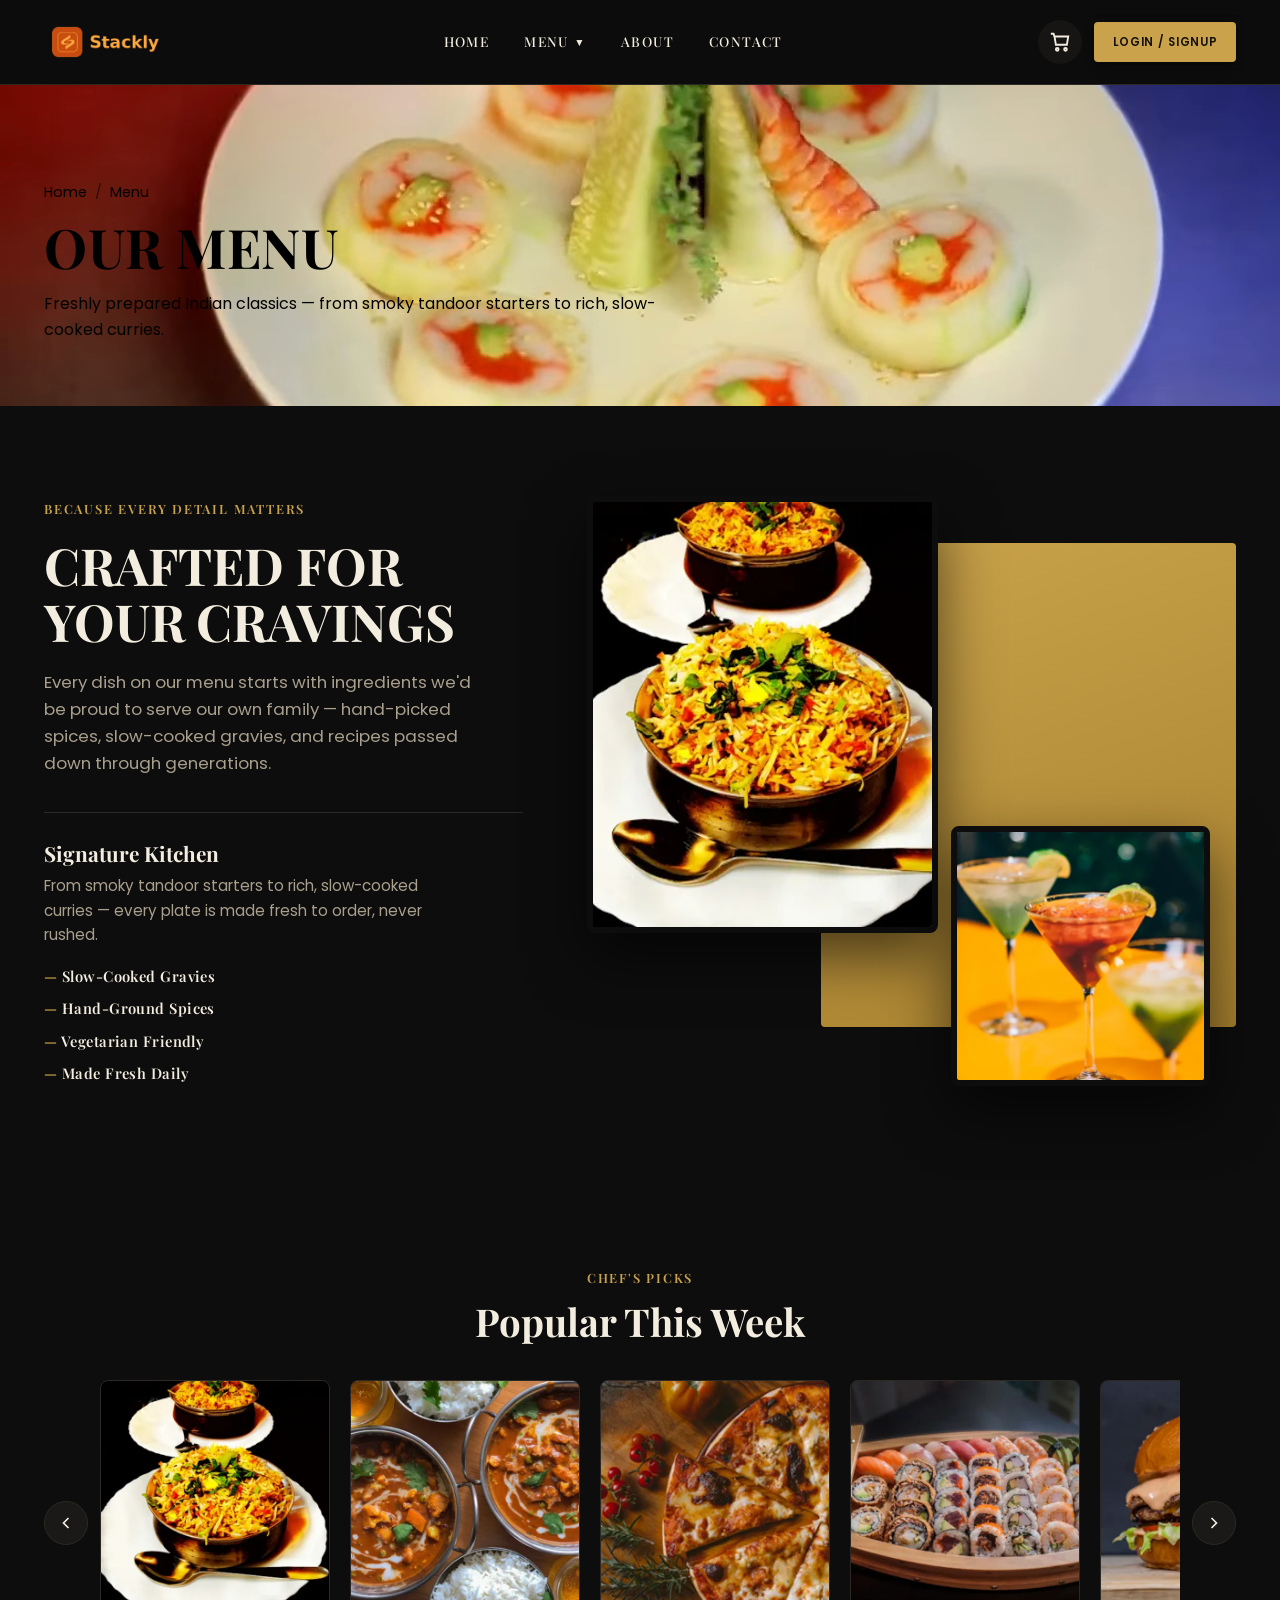
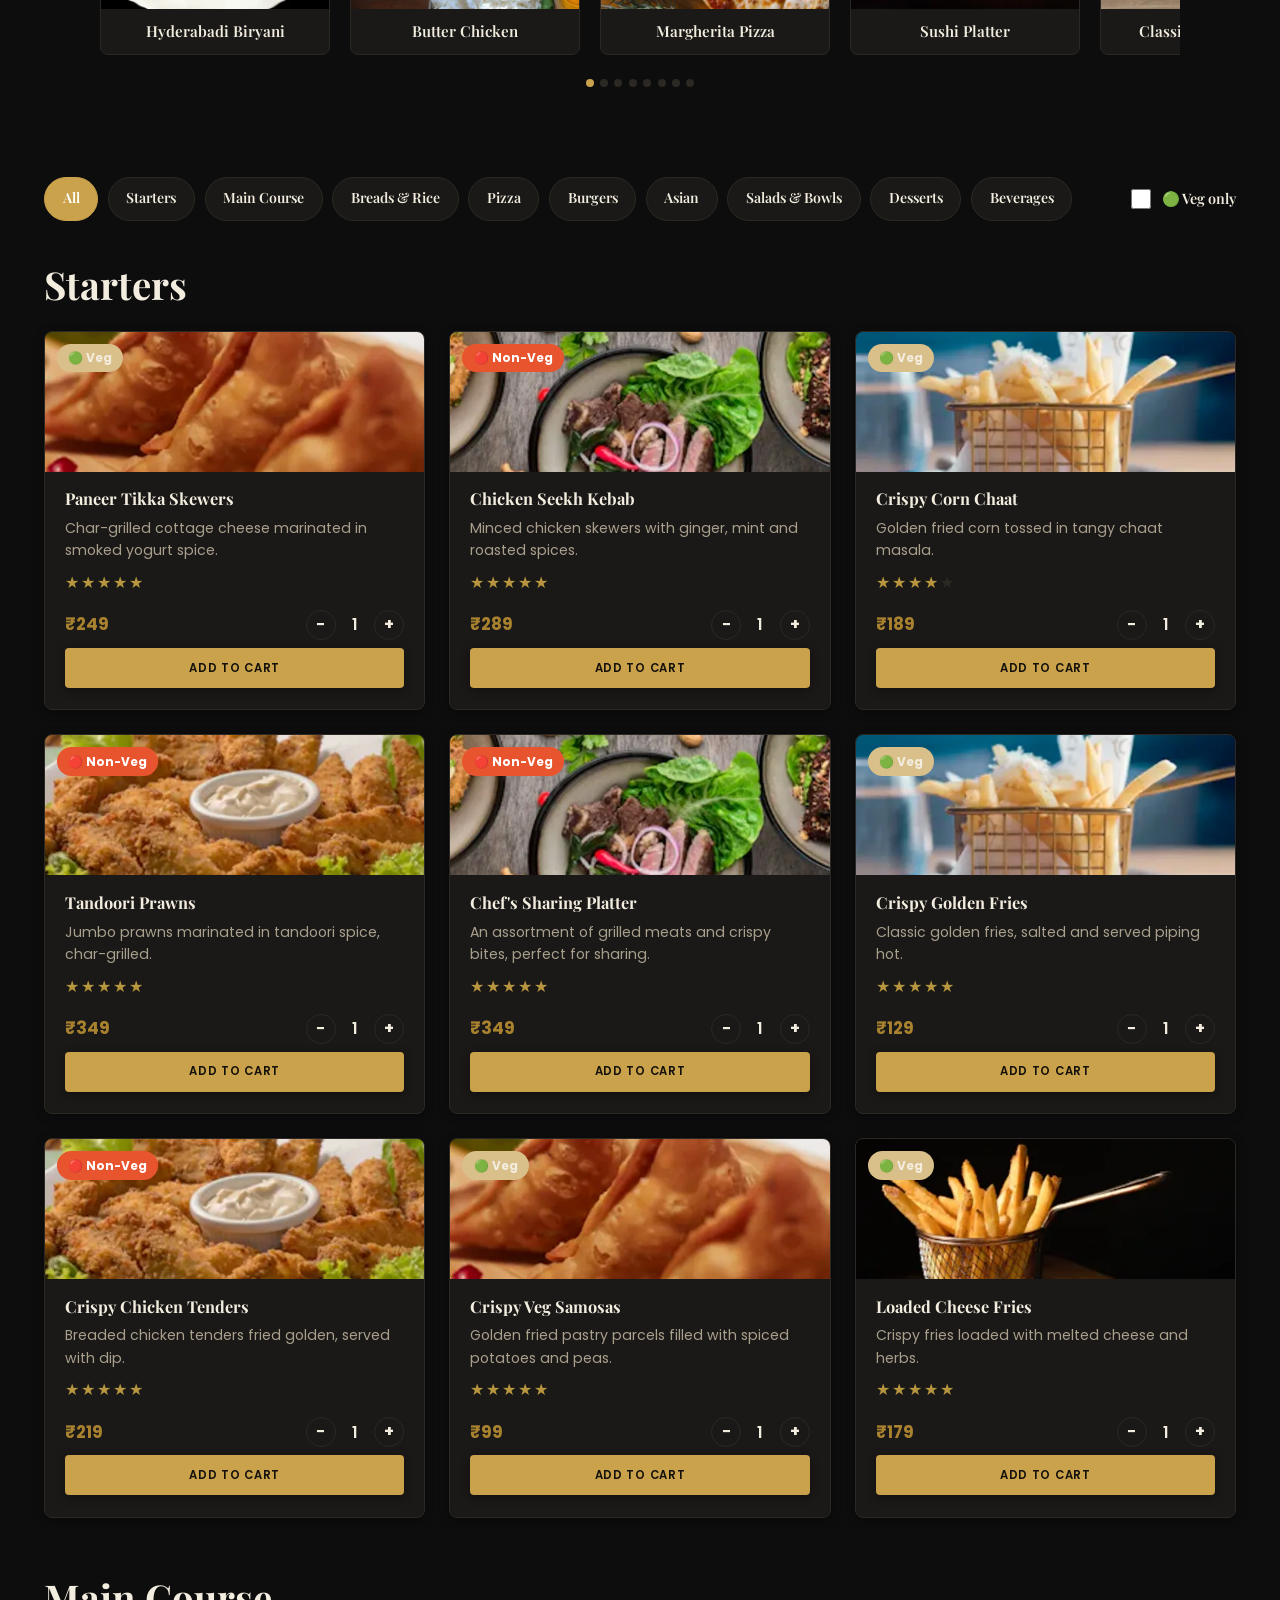
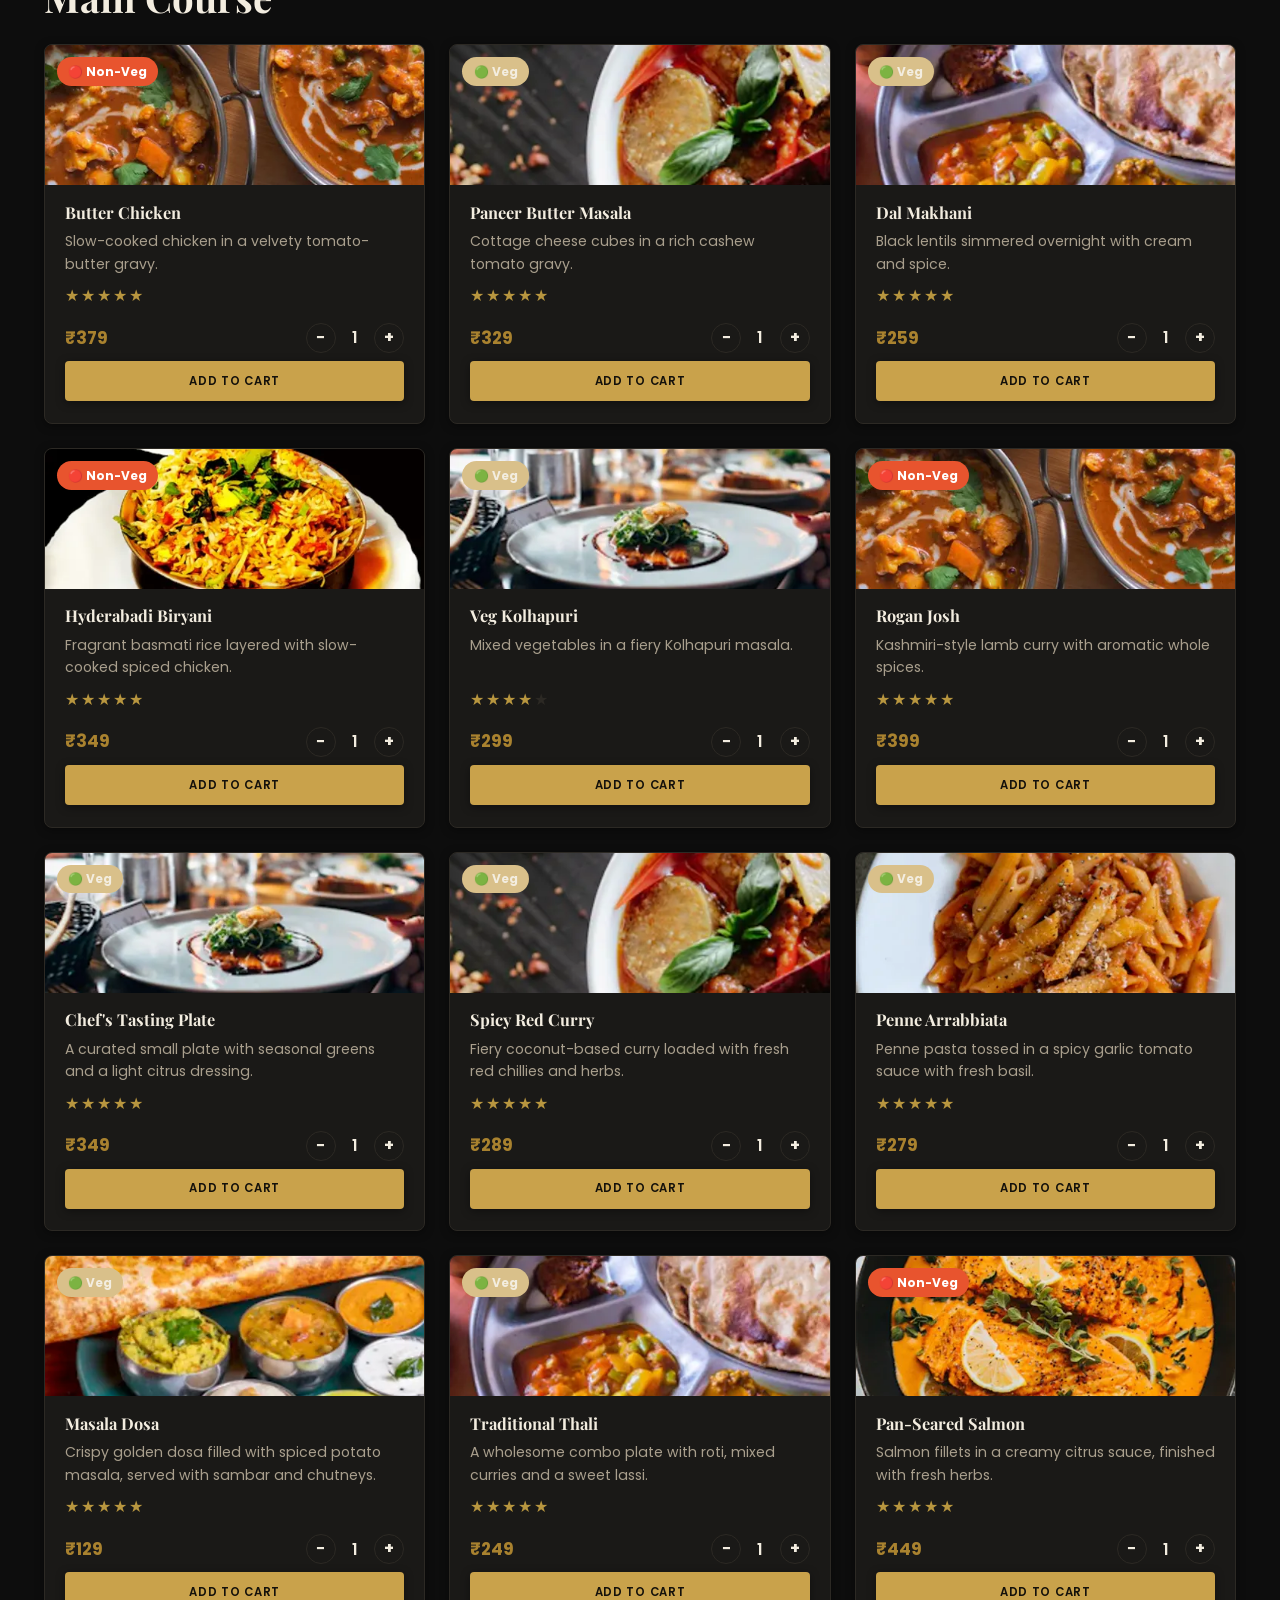
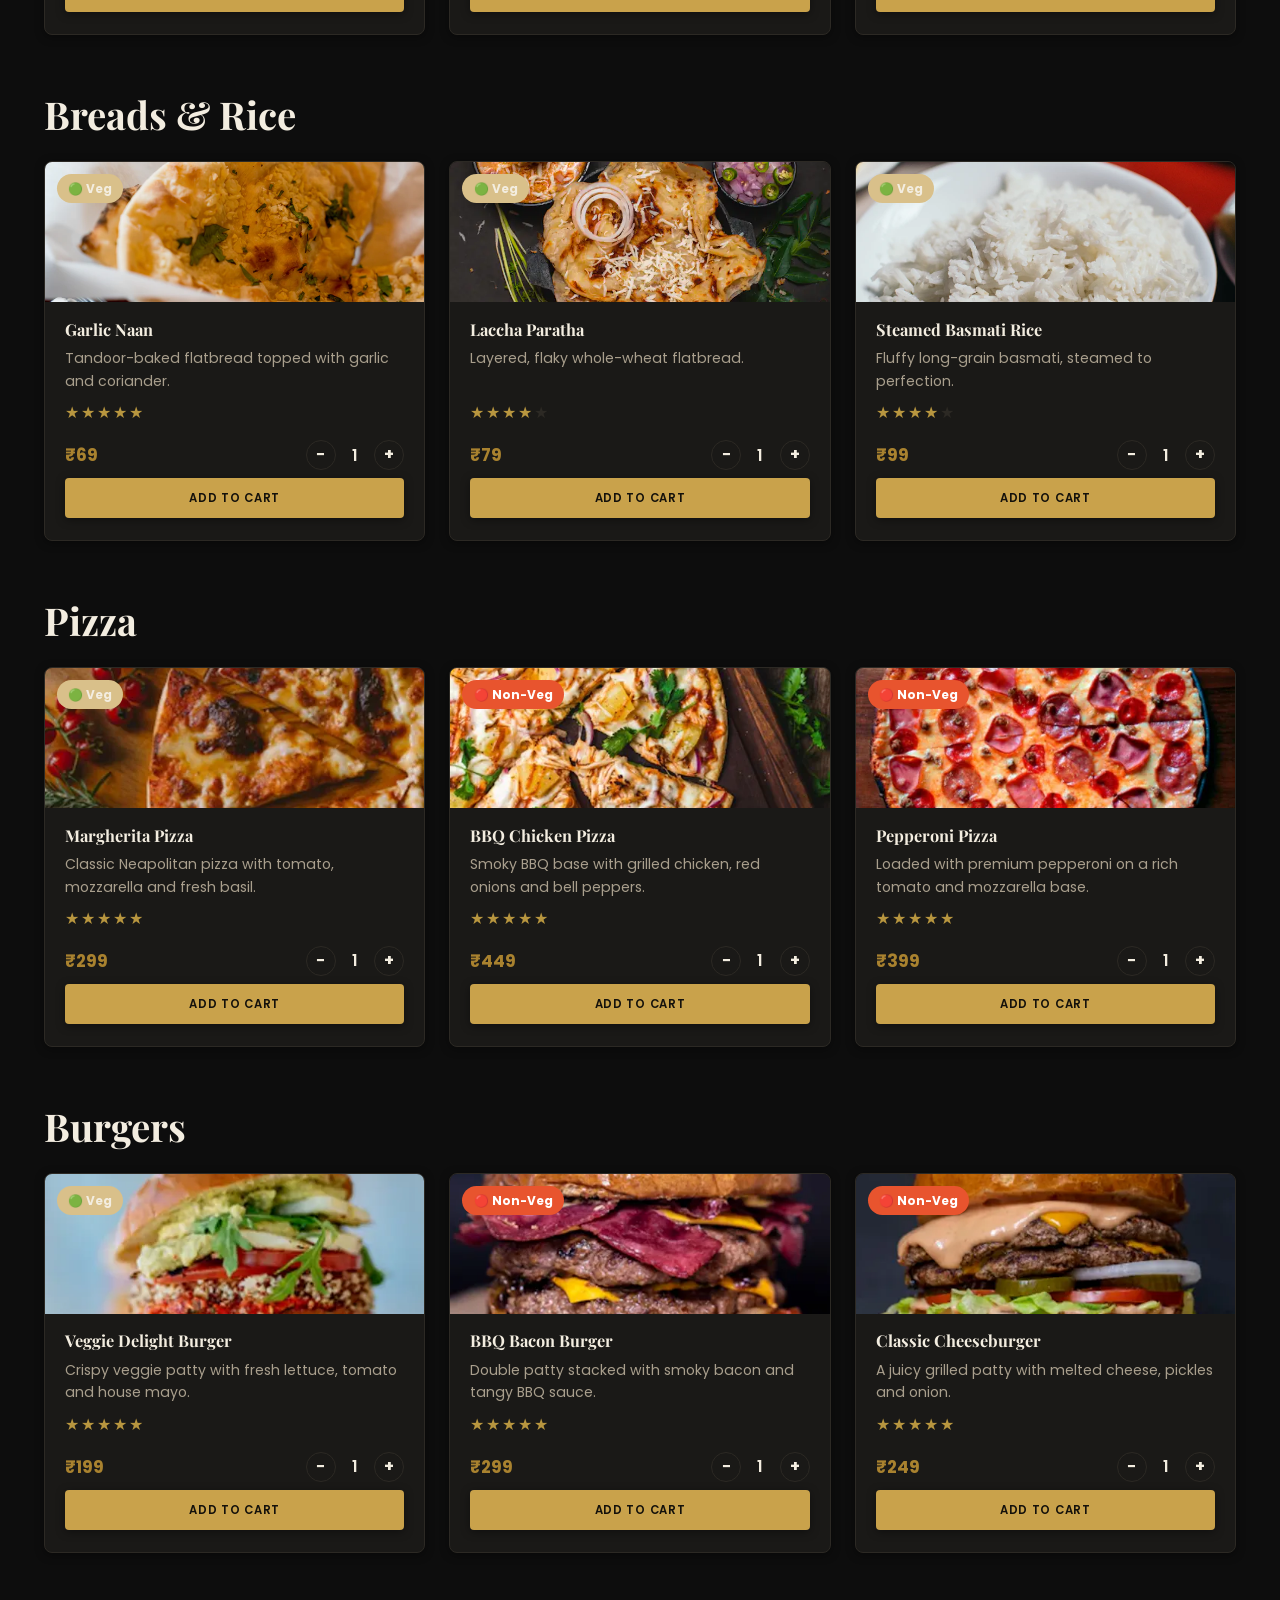
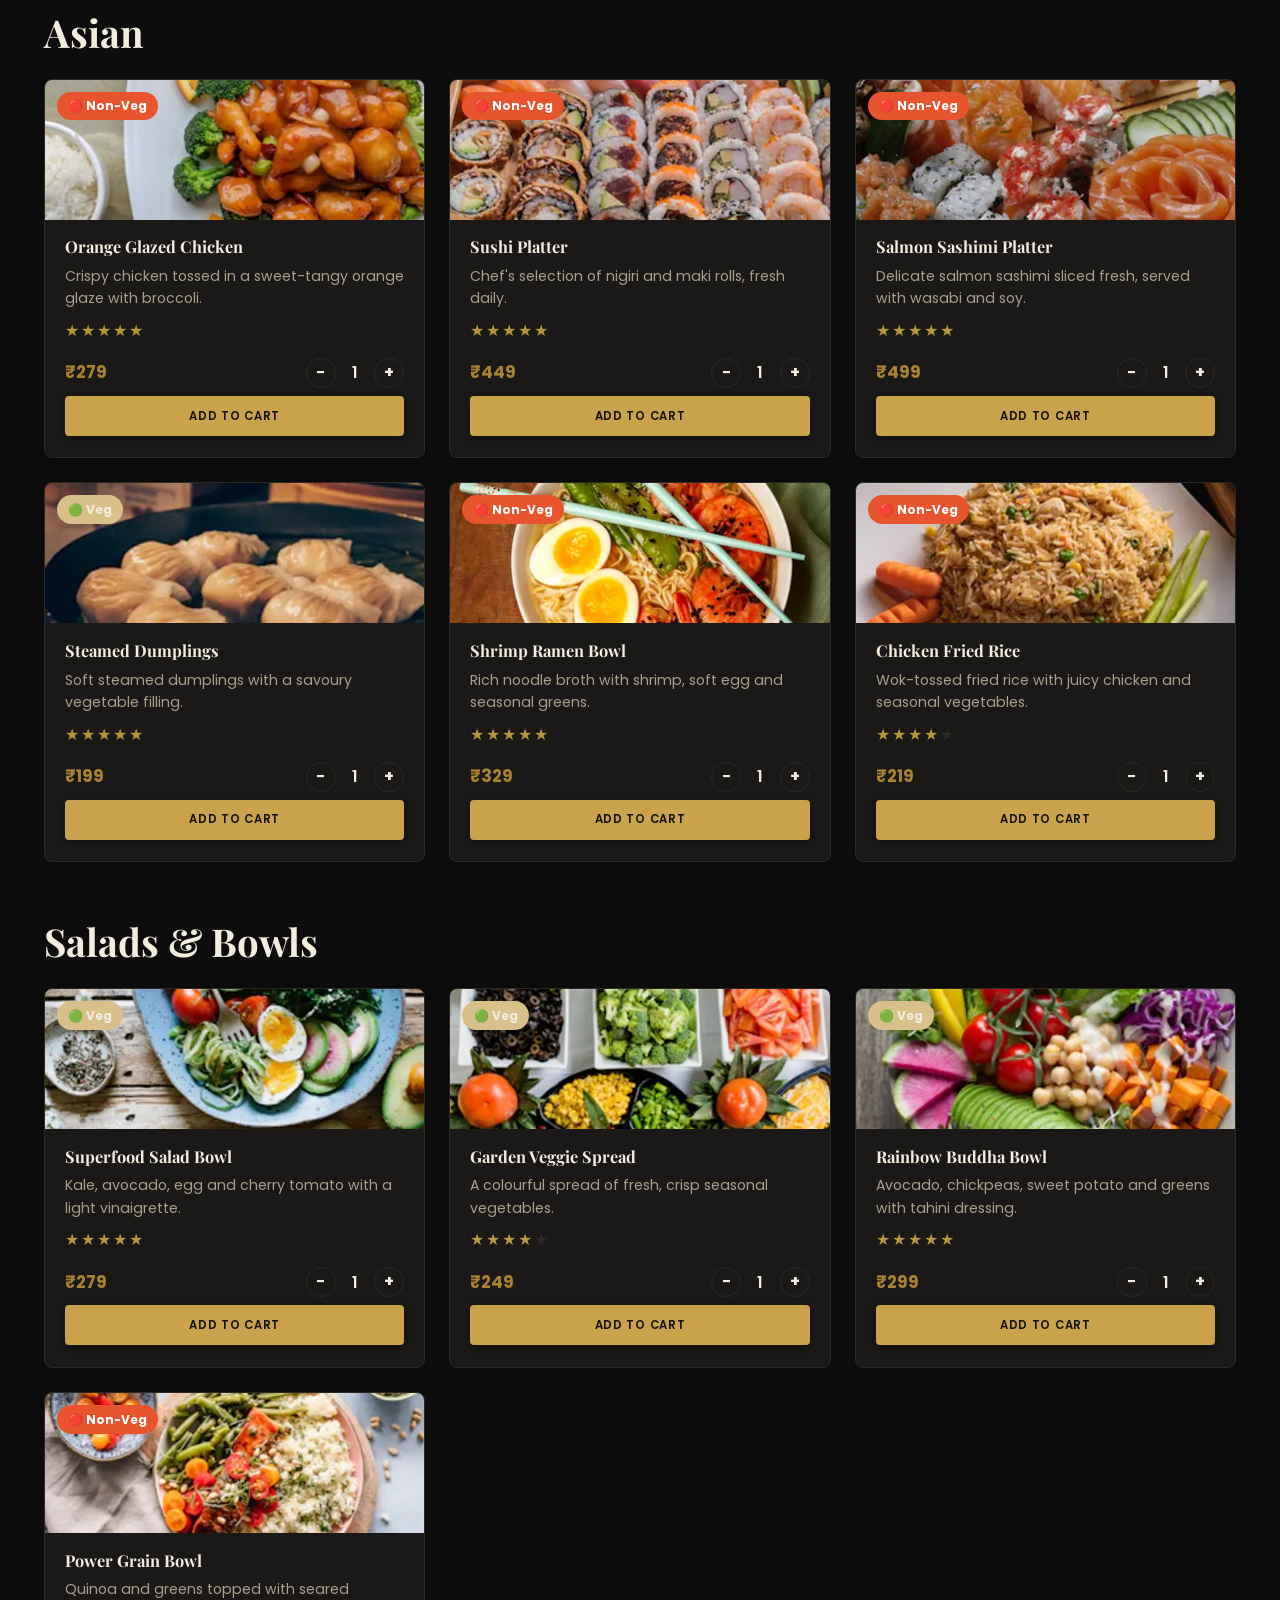
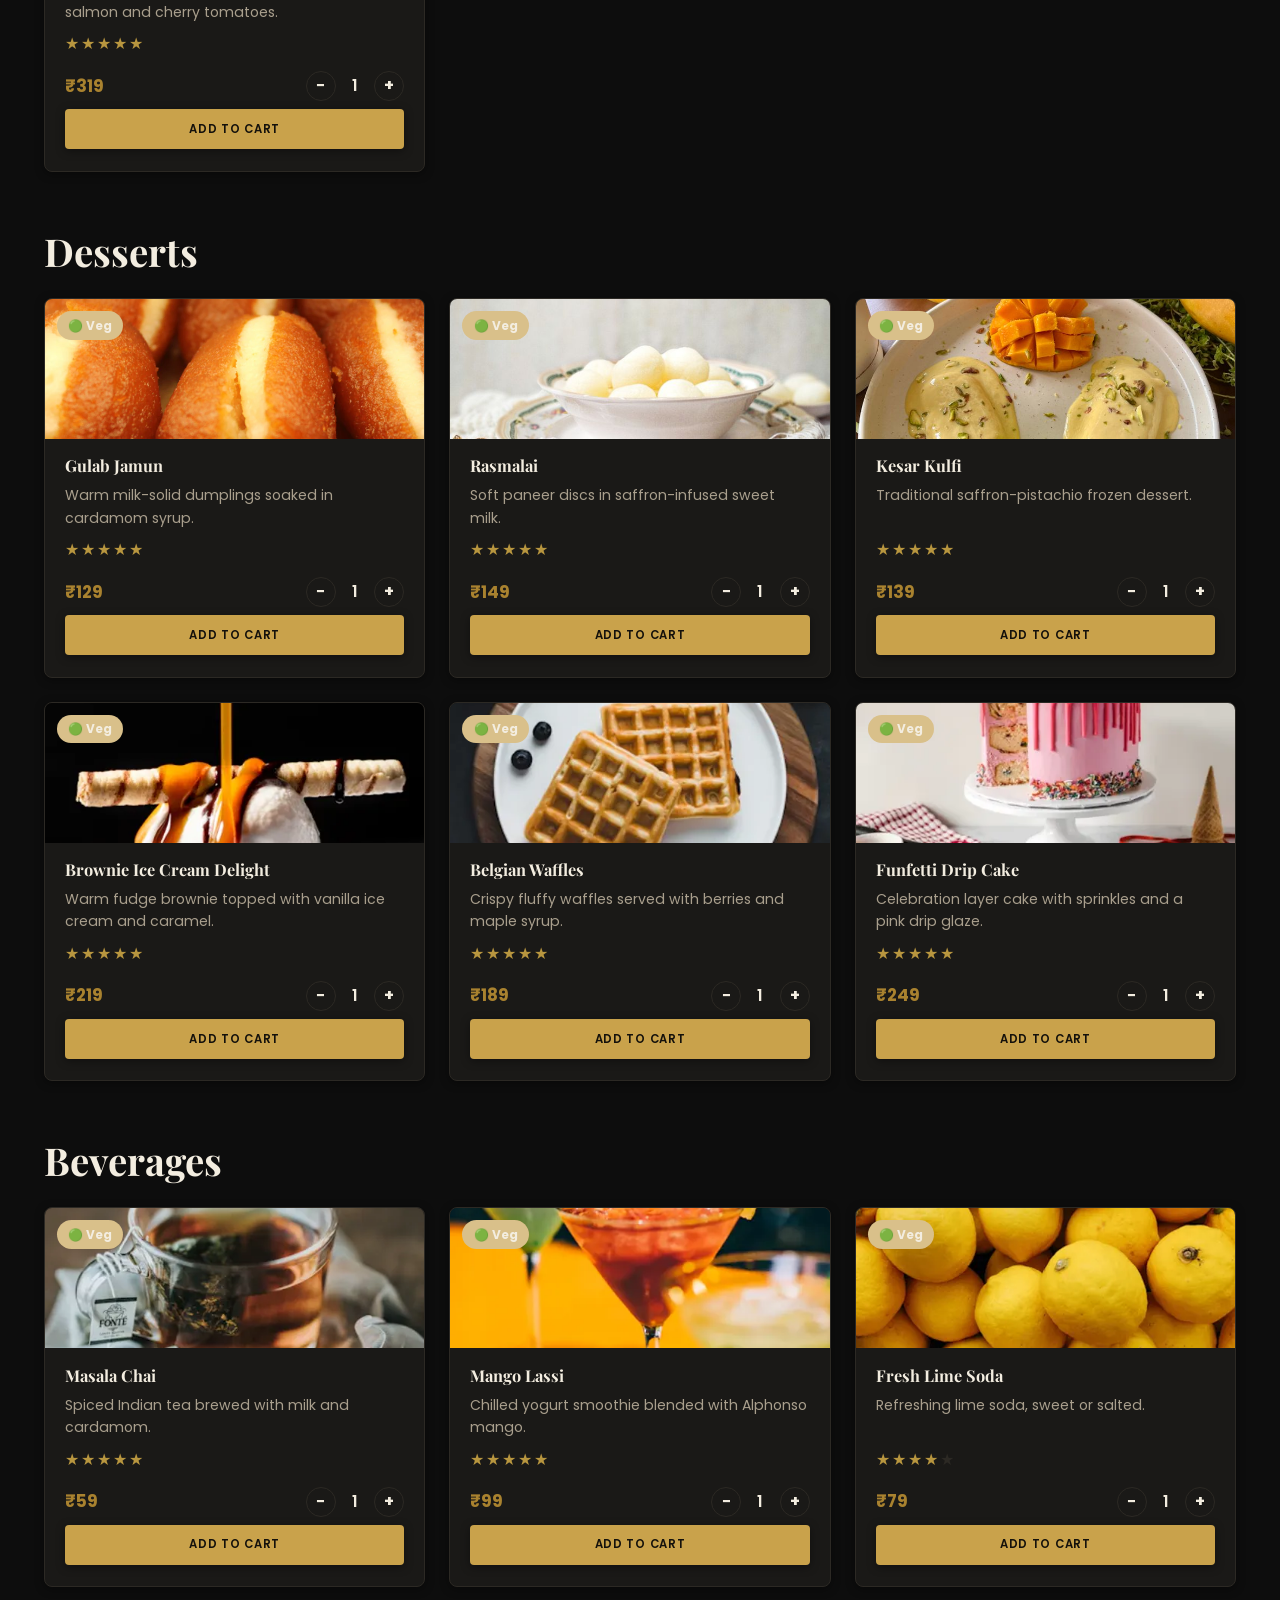
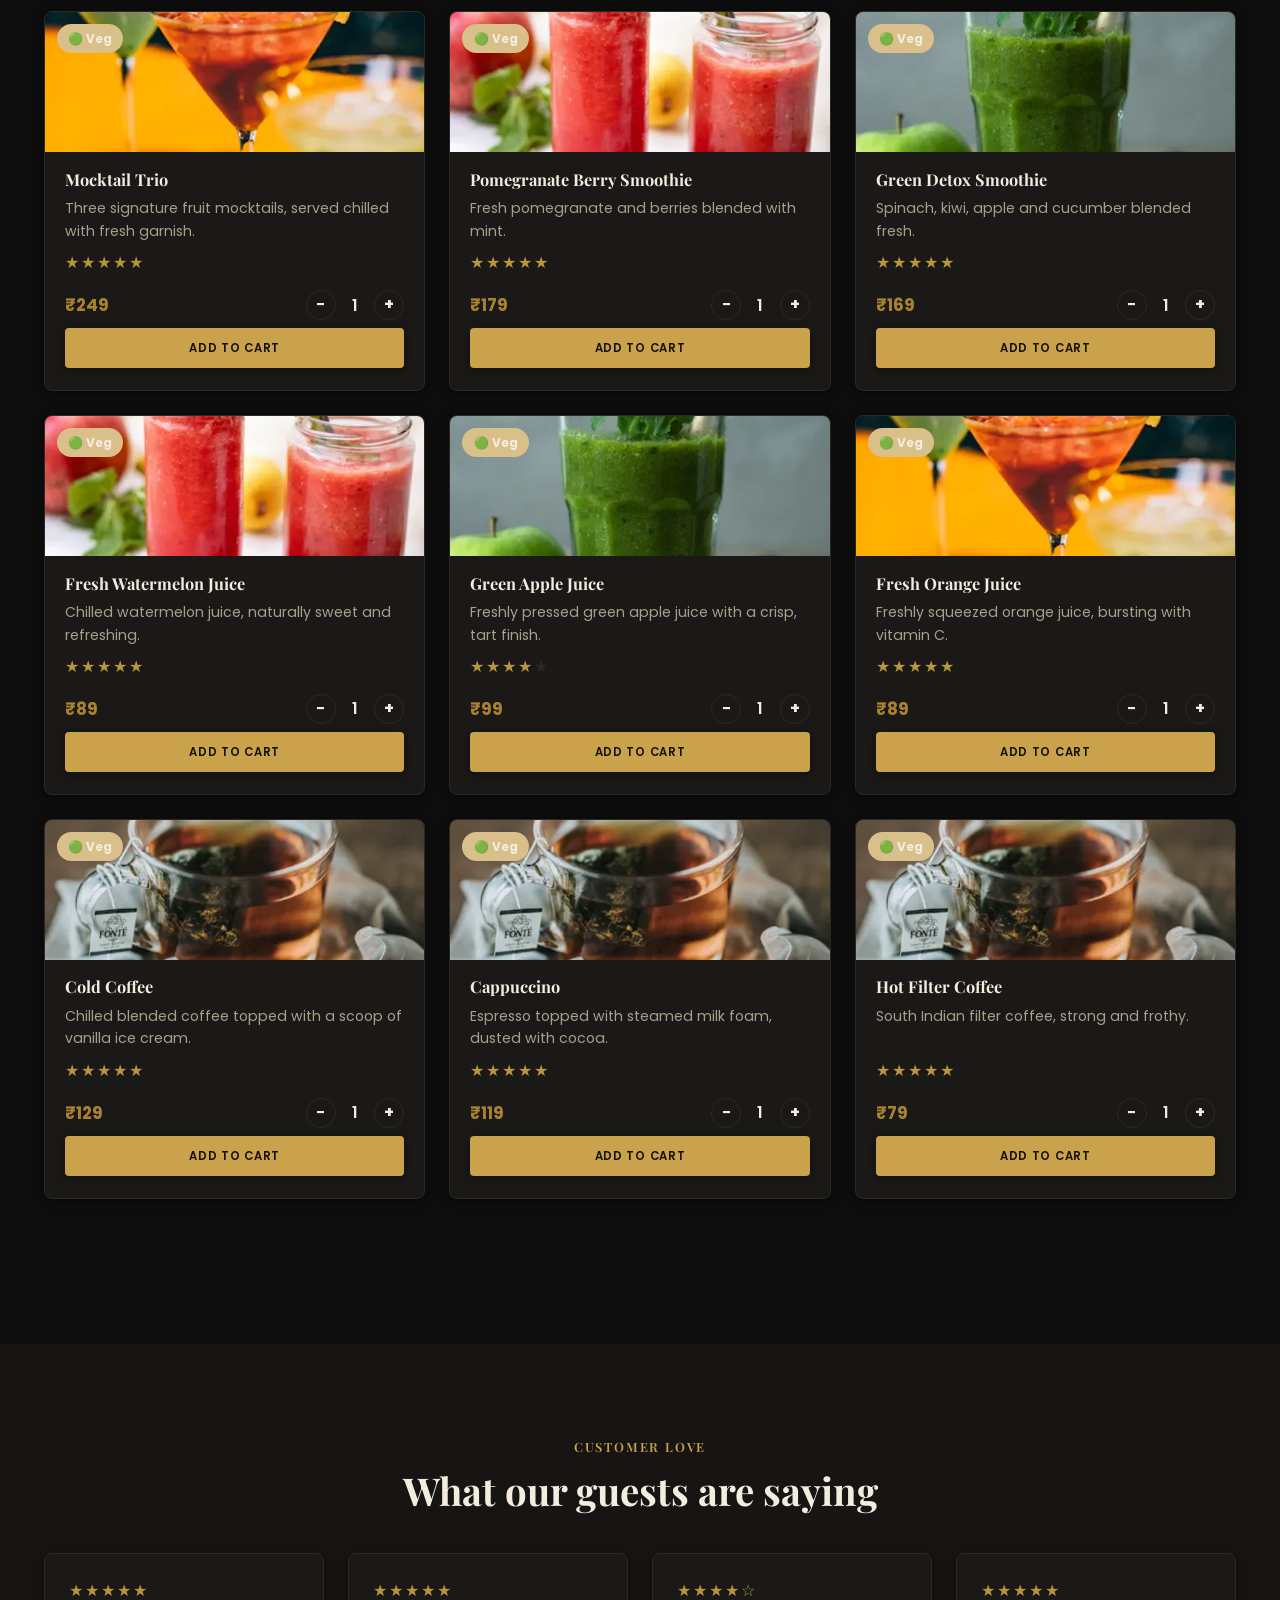
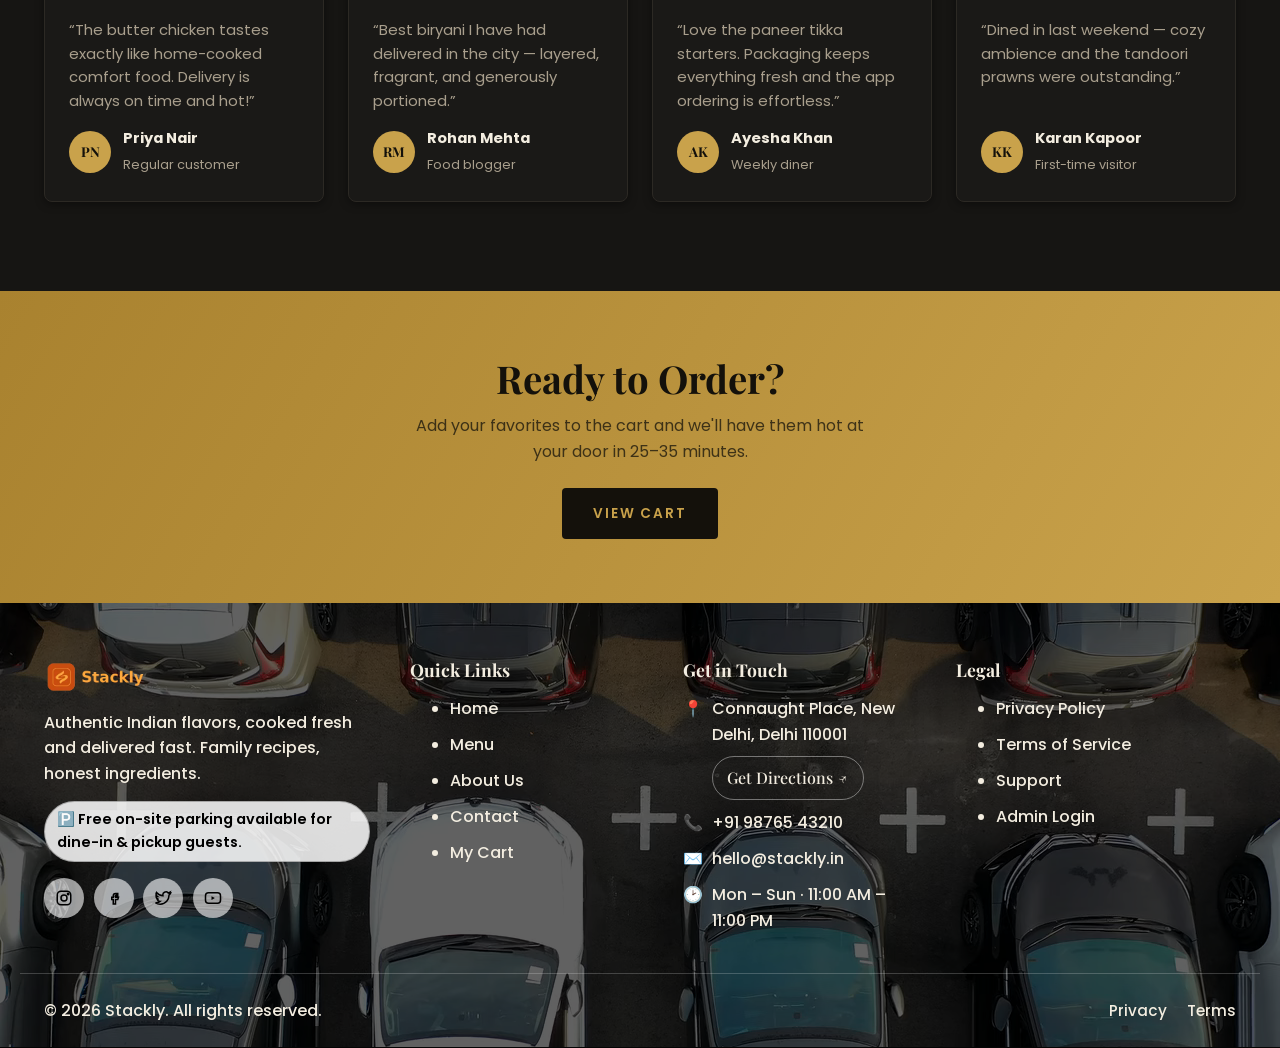
<file: menu.html>
<!DOCTYPE html>
<html lang="en">
<head>
<meta charset="UTF-8">
<meta name="viewport" content="width=device-width, initial-scale=1.0">
<title>Menu | Stackly</title>
<meta name="description" content="Browse the full Stackly menu — starters, mains, breads, desserts and drinks. Add your favorites to the cart and order online.">
<link rel="icon" type="image/webp" href="images/logo-icon.webp">
<link rel="preconnect" href="https://fonts.googleapis.com">
<link href="https://fonts.googleapis.com/css2?family=Playfair+Display:wght@500;600;700;800&amp;family=Poppins:wght@300;400;500;600;700&amp;display=swap" rel="stylesheet">
<link rel="stylesheet" href="css/style.css">
<link rel="stylesheet" href="css/menu.css">
</head>
<body data-page="menu" class="is-loading">

<div id="loader" role="status" aria-live="polite">
  <img src="images/logo-icon.webp" alt="" class="loader-logo" width="96" height="96">
  <div class="loader-spinner" aria-hidden="true"></div>
  <p class="loader-text">Plating up something delicious…</p>
</div>

<a class="skip-link" href="#main">Skip to content</a>

<header class="navbar">
  <div class="navbar-inner">
    <a href="index.html" class="nav-logo">
      <img src="images/logo.webp" alt="Stackly" width="136" height="40">
    </a>
    <nav class="nav-links" aria-label="Primary">
      <a href="index.html" data-page="home">Home</a>
      <div class="nav-dropdown" data-open="false">
        <button class="nav-dropdown-toggle" aria-expanded="false" aria-haspopup="true">
          Menu <span class="chevron" aria-hidden="true">▼</span>
        </button>
        <div class="nav-dropdown-menu" role="menu">
          <a href="menu.html#starters" role="menuitem">Starters</a>
          <a href="menu.html#mains" role="menuitem">Main Course</a>
          <a href="menu.html#breads" role="menuitem">Breads &amp; Rice</a>
          <a href="menu.html#desserts" role="menuitem">Desserts</a>
          <a href="menu.html#drinks" role="menuitem">Beverages</a>
          <a href="drinks-desserts.html" role="menuitem">Drinks &amp; Desserts</a>
        </div>
      </div>
      <a href="about.html" data-page="about">About</a>
      <a href="contact.html" data-page="contact">Contact</a>
    </nav>
    <div class="nav-actions">
      <a href="cart.html" class="nav-cart-link" aria-label="View cart">
        <svg width="22" height="22" viewBox="0 0 24 24" fill="none" stroke="currentColor" stroke-width="2" aria-hidden="true"><path d="M6 6h15l-1.5 9h-12z"/><path d="M6 6 5 3H2"/><circle cx="9" cy="20" r="1.5"/><circle cx="18" cy="20" r="1.5"/></svg>
        <span class="nav-cart-count" data-cart-count>0</span>
      </a>
      <a href="login.html" class="btn btn-primary btn-sm" data-auth-guest>Login / Signup</a>
      <div class="nav-auth-user" data-auth-user style="display:none">
        <a href="customer-dashboard.html" class="btn btn-ghost btn-sm" data-auth-dashboard-link><span data-auth-name>Account</span></a>
        <button class="btn btn-outline btn-sm" id="logout-btn" type="button">Logout</button>
      </div>
      <button class="nav-toggle" aria-label="Open menu" aria-expanded="false">
        <span class="nav-toggle-bars"><span></span><span></span><span></span></span>
      </button>
    </div>
  </div>
</header>

<div class="mobile-menu" id="mobile-menu">
  <div class="mobile-menu-head">
    <a href="index.html" class="nav-logo" style="color:#fff">
      <img src="images/logo.webp" alt="Stackly" width="136" height="40">
    </a>
    <button class="mobile-menu-close" aria-label="Close menu">&times;</button>
  </div>
  <nav class="mobile-menu-links" aria-label="Mobile primary">
    <a href="index.html" data-page="home">Home</a>
    <div class="mobile-dropdown" data-open="false">
      <button class="mobile-dropdown-toggle" aria-expanded="false">Menu <span class="chevron" aria-hidden="true">▼</span></button>
      <div class="mobile-dropdown-panel">
        <a href="menu.html#starters">Starters</a>
        <a href="menu.html#mains">Main Course</a>
        <a href="menu.html#breads">Breads &amp; Rice</a>
        <a href="menu.html#desserts">Desserts</a>
        <a href="menu.html#drinks">Beverages</a>
        <a href="drinks-desserts.html">Drinks &amp; Desserts</a>
      </div>
    </div>
    <a href="about.html" data-page="about">About</a>
    <a href="contact.html" data-page="contact">Contact</a>
    <a href="cart.html" data-page="cart">Cart (<span data-cart-count>0</span>)</a>
  </nav>
  <div class="mobile-menu-actions">
    <a href="login.html" class="btn btn-primary btn-block" data-auth-guest>Login / Signup</a>
    <div data-auth-user style="display:none">
      <a href="customer-dashboard.html" class="btn btn-ghost btn-block" data-auth-dashboard-link>My Account</a>
      <button class="btn btn-outline btn-block" id="logout-btn-mobile" type="button" style="margin-top:0.75rem">Logout</button>
    </div>
  </div>
</div>

<main id="main">
  <section class="page-hero page-hero-bright" style="background-image:url('images/video/menu-bg-poster.webp')">
    <video class="page-hero-video" autoplay muted loop playsinline poster="images/video/menu-bg-poster.webp" aria-hidden="true">
      <source src="images/video/menu-bg.webm" type="video/webm">
      <source src="images/video/menu-bg.mp4" type="video/mp4">
    </video>
    <div class="container">
      <nav class="breadcrumb" aria-label="Breadcrumb">
        <a href="index.html">Home</a><span class="sep">/</span><span aria-current="page">Menu</span>
      </nav>
      <h1>Our Menu</h1>
      <p>Freshly prepared Indian classics — from smoky tandoor starters to rich, slow-cooked curries.</p>
    </div>
  </section>

  <section class="section menu-intro-section fade-in-section">
    <div class="container menu-intro-grid">
      <div class="menu-intro-copy">
        <p class="eyebrow">Because Every Detail Matters</p>
        <h2>Crafted For<br>Your Cravings</h2>
        <p class="lede">Every dish on our menu starts with ingredients we'd be proud to serve our own family — hand-picked spices, slow-cooked gravies, and recipes passed down through generations.</p>
        <div class="menu-intro-sub">
          <h3>Signature Kitchen</h3>
          <p>From smoky tandoor starters to rich, slow-cooked curries — every plate is made fresh to order, never rushed.</p>
          <ul class="menu-intro-tags">
            <li>Slow-Cooked Gravies</li>
            <li>Hand-Ground Spices</li>
            <li>Vegetarian Friendly</li>
            <li>Made Fresh Daily</li>
          </ul>
        </div>
      </div>
      <div class="menu-intro-collage">
        <div class="collage-block" aria-hidden="true"></div>
        <figure class="collage-photo collage-photo-main">
          <img src="images/dishes/m08.webp" alt="Hyderabadi Biryani" loading="lazy">
        </figure>
        <figure class="collage-photo collage-photo-accent">
          <img src="images/dishes/m30.webp" alt="Mocktail Trio" loading="lazy">
        </figure>
      </div>
    </div>
  </section>

  <section class="section food-swiper-section">
    <div class="container">
      <div class="section-head" style="margin-inline:auto; text-align:center">
        <p class="eyebrow">Chef's Picks</p>
        <h2>Popular This Week</h2>
      </div>
      <div class="food-swiper">
        <button class="swiper-arrow swiper-arrow-prev" type="button" aria-label="Scroll to previous dish">
          <svg width="20" height="20" viewBox="0 0 24 24" fill="none" stroke="currentColor" stroke-width="2" aria-hidden="true"><path d="M15 18l-6-6 6-6"/></svg>
        </button>
        <div class="swiper-track" id="food-swiper-track" tabindex="0" aria-label="Popular dishes, scrollable gallery">
          <figure class="swiper-slide"><img src="images/dishes/m08.webp" alt="Hyderabadi Biryani" loading="lazy"><figcaption>Hyderabadi Biryani</figcaption></figure>
          <figure class="swiper-slide"><img src="images/dishes/m05.webp" alt="Butter Chicken" loading="lazy"><figcaption>Butter Chicken</figcaption></figure>
          <figure class="swiper-slide"><img src="images/dishes/m26.webp" alt="Margherita Pizza" loading="lazy"><figcaption>Margherita Pizza</figcaption></figure>
          <figure class="swiper-slide"><img src="images/dishes/m33.webp" alt="Sushi Platter" loading="lazy"><figcaption>Sushi Platter</figcaption></figure>
          <figure class="swiper-slide"><img src="images/dishes/m40.webp" alt="Classic Cheeseburger" loading="lazy"><figcaption>Classic Cheeseburger</figcaption></figure>
          <figure class="swiper-slide"><img src="images/dishes/m52.webp" alt="Pan-Seared Salmon" loading="lazy"><figcaption>Pan-Seared Salmon</figcaption></figure>
          <figure class="swiper-slide"><img src="images/dishes/m35.webp" alt="Belgian Waffles" loading="lazy"><figcaption>Belgian Waffles</figcaption></figure>
          <figure class="swiper-slide"><img src="images/dishes/m30.webp" alt="Mocktail Trio" loading="lazy"><figcaption>Mocktail Trio</figcaption></figure>
        </div>
        <button class="swiper-arrow swiper-arrow-next" type="button" aria-label="Scroll to next dish">
          <svg width="20" height="20" viewBox="0 0 24 24" fill="none" stroke="currentColor" stroke-width="2" aria-hidden="true"><path d="M9 18l6-6-6-6"/></svg>
        </button>
      </div>
      <div class="swiper-dots" id="food-swiper-dots"></div>
    </div>
  </section>

  <section class="section" style="padding-top:0">
    <div class="container">
      <div class="menu-toolbar">
        <div class="menu-filters" role="tablist" aria-label="Filter menu by category">
          <button class="filter-chip is-active" data-filter="all" role="tab" aria-selected="true">All</button>
          <button class="filter-chip" data-filter="starters" role="tab" aria-selected="false">Starters</button>
          <button class="filter-chip" data-filter="mains" role="tab" aria-selected="false">Main Course</button>
          <button class="filter-chip" data-filter="breads" role="tab" aria-selected="false">Breads &amp; Rice</button>
          <button class="filter-chip" data-filter="pizza" role="tab" aria-selected="false">Pizza</button>
          <button class="filter-chip" data-filter="burgers" role="tab" aria-selected="false">Burgers</button>
          <button class="filter-chip" data-filter="asian" role="tab" aria-selected="false">Asian</button>
          <button class="filter-chip" data-filter="salads" role="tab" aria-selected="false">Salads &amp; Bowls</button>
          <button class="filter-chip" data-filter="desserts" role="tab" aria-selected="false">Desserts</button>
          <button class="filter-chip" data-filter="drinks" role="tab" aria-selected="false">Beverages</button>
        </div>
        <label class="veg-toggle">
          <input type="checkbox" id="veg-only">
          <span>🟢 Veg only</span>
        </label>
      </div>

      <div id="menu-sections"></div>
    </div>
  </section>

  <section class="section section-alt fade-in-section" id="reviews">
    <div class="container">
      <div class="section-head" style="margin-inline:auto; text-align:center">
        <p class="eyebrow">Customer Love</p>
        <h2>What our guests are saying</h2>
      </div>
      <div class="testimonial-grid" id="testimonial-grid"></div>
    </div>
  </section>

  <section class="cta-band fade-in-section">
    <div class="container cta-inner">
      <h2>Ready to Order?</h2>
      <p>Add your favorites to the cart and we'll have them hot at your door in 25–35 minutes.</p>
      <a href="cart.html" class="btn btn-accent">View Cart</a>
    </div>
  </section>
</main>

<footer class="site-footer">
  <video class="footer-video" autoplay muted loop playsinline poster="images/video/parking-bg-poster.webp" aria-hidden="true">
    <source src="images/video/parking-bg.webm" type="video/webm">
    <source src="images/video/parking-bg.mp4" type="video/mp4">
  </video>
  <div class="footer-overlay" aria-hidden="true"></div>
  <div class="container footer-grid">
    <div>
      <a href="index.html" class="footer-brand">
        <img src="images/logo.webp" alt="Stackly" width="122" height="36">
      </a>
      <p>Authentic Indian flavors, cooked fresh and delivered fast. Family recipes, honest ingredients.</p>
      <p class="footer-parking-note">🅿️ Free on-site parking available for dine-in &amp; pickup guests.</p>
      <div class="footer-social">
        <a href="404.html" aria-label="Stackly on Instagram"><svg width="18" height="18" viewBox="0 0 24 24" fill="none" stroke="currentColor" stroke-width="2"><rect x="3" y="3" width="18" height="18" rx="5"/><circle cx="12" cy="12" r="4"/><circle cx="17.5" cy="6.5" r="1"/></svg></a>
        <a href="404.html" aria-label="Stackly on Facebook"><svg width="18" height="18" viewBox="0 0 24 24" fill="none" stroke="currentColor" stroke-width="2"><path d="M14 9h3V6h-3c-2 0-3 1.3-3 3v2H9v3h2v6h3v-6h3l1-3h-4v-1.5c0-.6.4-1.5 1-1.5z"/></svg></a>
        <a href="404.html" aria-label="Stackly on Twitter"><svg width="18" height="18" viewBox="0 0 24 24" fill="none" stroke="currentColor" stroke-width="2"><path d="M22 5.8c-.7.3-1.5.6-2.3.7.8-.5 1.5-1.3 1.8-2.3-.8.5-1.7.8-2.6 1a4.1 4.1 0 0 0-7 3.7A11.6 11.6 0 0 1 3.4 4.6a4.1 4.1 0 0 0 1.3 5.4c-.7 0-1.3-.2-1.9-.5v.1c0 2 1.4 3.6 3.3 4a4.1 4.1 0 0 1-1.9.1 4.1 4.1 0 0 0 3.8 2.8A8.2 8.2 0 0 1 2 18.4a11.6 11.6 0 0 0 6.3 1.8c7.5 0 11.7-6.3 11.7-11.7v-.5c.8-.6 1.5-1.3 2-2.2z"/></svg></a>
        <a href="404.html" aria-label="Stackly on YouTube"><svg width="18" height="18" viewBox="0 0 24 24" fill="none" stroke="currentColor" stroke-width="2"><rect x="2" y="5" width="20" height="14" rx="4"/><path d="M10 9.5v5l4.5-2.5z" fill="currentColor" stroke="none"/></svg></a>
      </div>
    </div>
    <div class="footer-col">
      <h4>Quick Links</h4>
      <ul>
        <li><a href="index.html">Home</a></li>
        <li><a href="menu.html">Menu</a></li>
        <li><a href="about.html">About Us</a></li>
        <li><a href="contact.html">Contact</a></li>
        <li><a href="cart.html">My Cart</a></li>
      </ul>
    </div>
    <div class="footer-col">
      <h4>Get in Touch</h4>
      <ul class="footer-contact">
        <li>📍 <span>Connaught Place, New Delhi, Delhi 110001<br><a class="footer-directions-btn" href="https://www.google.com/maps/dir/?api=1&amp;destination=Connaught+Place,+New+Delhi,+Delhi+110001,+India" target="_blank" rel="noopener">Get Directions ↗</a></span></li>
        <li>📞 <a href="tel:+919876543210">+91 98765 43210</a></li>
        <li>✉️ <a href="mailto:hello@stackly.in">hello@stackly.in</a></li>
        <li>🕑 <span>Mon – Sun · 11:00 AM – 11:00 PM</span></li>
      </ul>
    </div>
    <div class="footer-col">
      <h4>Legal</h4>
      <ul>
        <li><a href="#" data-modal-open="privacy-modal">Privacy Policy</a></li>
        <li><a href="#" data-modal-open="terms-modal">Terms of Service</a></li>
        <li><a href="contact.html">Support</a></li>
        <li><a href="login.html">Admin Login</a></li>
      </ul>
    </div>
  </div>
  <div class="container footer-bottom">
    <p>© <span data-year>2026</span> Stackly. All rights reserved.</p>
    <div class="footer-legal">
      <a href="#" data-modal-open="privacy-modal">Privacy</a>
      <a href="#" data-modal-open="terms-modal">Terms</a>
    </div>
  </div>
</footer>

<dialog class="modal" id="privacy-modal">
  <div class="modal-inner">
    <h2>Privacy Policy</h2>
    <p>Stackly collects only the information needed to process your order: name, delivery address, phone number and email. This demo site stores cart, order and account data locally in your browser (localStorage) — nothing is transmitted to a server.</p>
    <p>We never sell your data to third parties. You can clear your locally stored data at any time by clearing your browser's site data for this page.</p>
    <div class="modal-close-row"><button class="btn btn-primary btn-sm" data-modal-close>Close</button></div>
  </div>
</dialog>

<dialog class="modal" id="terms-modal">
  <div class="modal-inner">
    <h2>Terms of Service</h2>
    <p>This website is a demonstration project. Orders placed here are simulated: no real payment is processed and no food is actually delivered. Menu items, prices and delivery times are for illustrative purposes.</p>
    <p>By using this demo you agree that all data is stored locally in your browser and may be cleared at any time.</p>
    <div class="modal-close-row"><button class="btn btn-primary btn-sm" data-modal-close>Close</button></div>
  </div>
</dialog>

<script src="js/data.js"></script>
<script src="js/auth.js"></script>
<script src="js/cart.js"></script>
<script src="js/main.js"></script>
<script src="js/menu.js"></script>
<script src="js/food-swiper.js"></script>
</body>
</html>
</file>
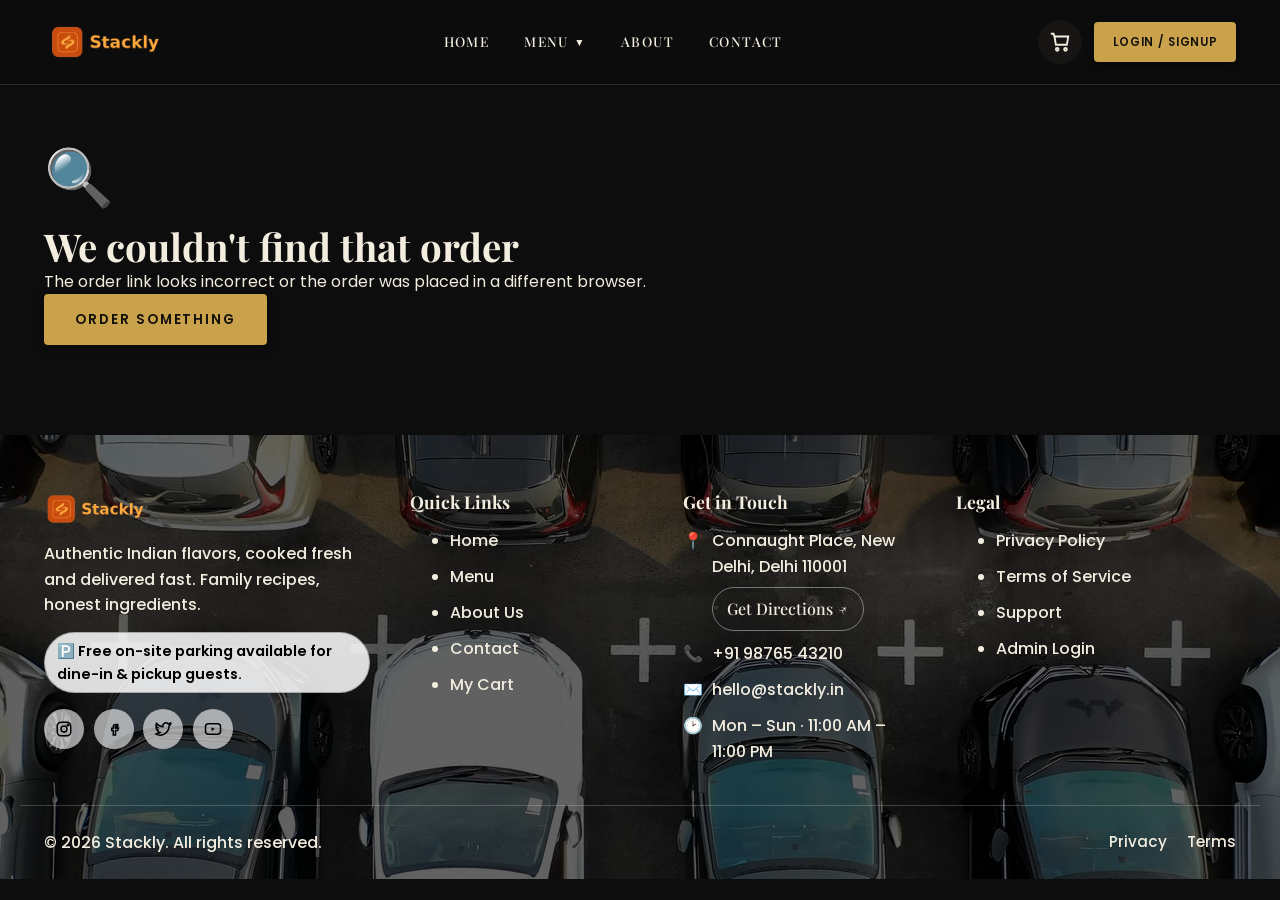
<file: order-confirmation.html>
<!DOCTYPE html>
<html lang="en">
<head>
<meta charset="UTF-8">
<meta name="viewport" content="width=device-width, initial-scale=1.0">
<title>Order Confirmed | Stackly</title>
<meta name="description" content="Your Stackly order has been placed. Track your delivery countdown here.">
<link rel="icon" type="image/webp" href="images/logo-icon.webp">
<link rel="preconnect" href="https://fonts.googleapis.com">
<link href="https://fonts.googleapis.com/css2?family=Playfair+Display:wght@500;600;700;800&amp;family=Poppins:wght@300;400;500;600;700&amp;display=swap" rel="stylesheet">
<link rel="stylesheet" href="css/style.css">
<link rel="stylesheet" href="css/order-confirmation.css">
</head>
<body data-page="order-confirmation" class="is-loading">

<div id="loader" role="status" aria-live="polite">
  <img src="images/logo-icon.webp" alt="" class="loader-logo" width="96" height="96">
  <div class="loader-spinner" aria-hidden="true"></div>
  <p class="loader-text">Plating up something delicious…</p>
</div>

<a class="skip-link" href="#main">Skip to content</a>

<header class="navbar">
  <div class="navbar-inner">
    <a href="index.html" class="nav-logo">
      <img src="images/logo.webp" alt="Stackly" width="136" height="40">
    </a>
    <nav class="nav-links" aria-label="Primary">
      <a href="index.html" data-page="home">Home</a>
      <div class="nav-dropdown" data-open="false">
        <button class="nav-dropdown-toggle" aria-expanded="false" aria-haspopup="true">
          Menu <span class="chevron" aria-hidden="true">▼</span>
        </button>
        <div class="nav-dropdown-menu" role="menu">
          <a href="menu.html#starters" role="menuitem">Starters</a>
          <a href="menu.html#mains" role="menuitem">Main Course</a>
          <a href="menu.html#breads" role="menuitem">Breads &amp; Rice</a>
          <a href="menu.html#desserts" role="menuitem">Desserts</a>
          <a href="menu.html#drinks" role="menuitem">Beverages</a>
          <a href="drinks-desserts.html" role="menuitem">Drinks &amp; Desserts</a>
        </div>
      </div>
      <a href="about.html" data-page="about">About</a>
      <a href="contact.html" data-page="contact">Contact</a>
    </nav>
    <div class="nav-actions">
      <a href="cart.html" class="nav-cart-link" aria-label="View cart">
        <svg width="22" height="22" viewBox="0 0 24 24" fill="none" stroke="currentColor" stroke-width="2" aria-hidden="true"><path d="M6 6h15l-1.5 9h-12z"/><path d="M6 6 5 3H2"/><circle cx="9" cy="20" r="1.5"/><circle cx="18" cy="20" r="1.5"/></svg>
        <span class="nav-cart-count" data-cart-count>0</span>
      </a>
      <a href="login.html" class="btn btn-primary btn-sm" data-auth-guest>Login / Signup</a>
      <div class="nav-auth-user" data-auth-user style="display:none">
        <a href="customer-dashboard.html" class="btn btn-ghost btn-sm" data-auth-dashboard-link><span data-auth-name>Account</span></a>
        <button class="btn btn-outline btn-sm" id="logout-btn" type="button">Logout</button>
      </div>
      <button class="nav-toggle" aria-label="Open menu" aria-expanded="false">
        <span class="nav-toggle-bars"><span></span><span></span><span></span></span>
      </button>
    </div>
  </div>
</header>

<div class="mobile-menu" id="mobile-menu">
  <div class="mobile-menu-head">
    <a href="index.html" class="nav-logo" style="color:#fff">
      <img src="images/logo.webp" alt="Stackly" width="136" height="40">
    </a>
    <button class="mobile-menu-close" aria-label="Close menu">&times;</button>
  </div>
  <nav class="mobile-menu-links" aria-label="Mobile primary">
    <a href="index.html" data-page="home">Home</a>
    <div class="mobile-dropdown" data-open="false">
      <button class="mobile-dropdown-toggle" aria-expanded="false">Menu <span class="chevron" aria-hidden="true">▼</span></button>
      <div class="mobile-dropdown-panel">
        <a href="menu.html#starters">Starters</a>
        <a href="menu.html#mains">Main Course</a>
        <a href="menu.html#breads">Breads &amp; Rice</a>
        <a href="menu.html#desserts">Desserts</a>
        <a href="menu.html#drinks">Beverages</a>
        <a href="drinks-desserts.html">Drinks &amp; Desserts</a>
      </div>
    </div>
    <a href="about.html" data-page="about">About</a>
    <a href="contact.html" data-page="contact">Contact</a>
    <a href="cart.html" data-page="cart">Cart (<span data-cart-count>0</span>)</a>
  </nav>
  <div class="mobile-menu-actions">
    <a href="login.html" class="btn btn-primary btn-block" data-auth-guest>Login / Signup</a>
    <div data-auth-user style="display:none">
      <a href="customer-dashboard.html" class="btn btn-ghost btn-block" data-auth-dashboard-link>My Account</a>
      <button class="btn btn-outline btn-block" id="logout-btn-mobile" type="button" style="margin-top:0.75rem">Logout</button>
    </div>
  </div>
</div>

<main id="main">
  <section class="section" style="padding-top:3rem">
    <div class="container">

      <div id="oc-missing" class="cart-empty" hidden>
        <div aria-hidden="true" style="font-size:3.5rem">🔍</div>
        <h2>We couldn't find that order</h2>
        <p>The order link looks incorrect or the order was placed in a different browser.</p>
        <a href="menu.html" class="btn btn-primary">Order Something</a>
      </div>

      <div id="oc-content" hidden>
        <div class="confirmation-header">
          <div class="confirmation-check" aria-hidden="true">✓</div>
          <h1>Order Confirmed!</h1>
          <p>Thanks<span id="oc-name-suffix"></span> — your order is being prepared.</p>
          <p class="order-id">Order ID: <strong id="oc-order-id"></strong></p>
        </div>

        <div class="confirmation-grid">
          <div class="card confirmation-card">
            <h2>Delivery Countdown</h2>
            <div class="countdown" id="oc-countdown" role="timer" aria-live="polite">--:--</div>
            <p class="field-hint" id="oc-countdown-label">Estimated delivery time</p>
            <ol class="status-timeline" id="oc-timeline">
              <li data-step="pending">Order Placed</li>
              <li data-step="preparing">Preparing</li>
              <li data-step="out-for-delivery">Out for Delivery</li>
              <li data-step="delivered">Delivered</li>
            </ol>
          </div>

          <div class="card confirmation-card">
            <h2>Delivery Address</h2>
            <p id="oc-address-name" class="addr-name"></p>
            <p id="oc-address-line"></p>
            <p id="oc-address-phone"></p>
          </div>
        </div>

        <div class="card confirmation-card" style="margin-top:1.5rem">
          <h2>Order Summary</h2>
          <ul id="oc-item-list" class="checkout-item-list"></ul>
          <dl class="summary-lines" style="margin-top:1rem">
            <div><dt>Subtotal</dt><dd id="oc-subtotal">₹0</dd></div>
            <div><dt>Tax</dt><dd id="oc-tax">₹0</dd></div>
            <div><dt>Delivery Fee</dt><dd id="oc-delivery">₹0</dd></div>
          </dl>
          <div class="summary-total"><span>Total Paid</span><strong id="oc-total">₹0</strong></div>
          <p class="field-hint">Payment method: <span id="oc-payment"></span></p>
        </div>

        <div class="confirmation-actions">
          <a href="customer-dashboard.html" class="btn btn-primary">View My Orders</a>
          <a href="menu.html" class="btn btn-outline">Order More Food</a>
        </div>
      </div>

    </div>
  </section>
</main>

<footer class="site-footer">
  <video class="footer-video" autoplay muted loop playsinline poster="images/video/parking-bg-poster.webp" aria-hidden="true">
    <source src="images/video/parking-bg.webm" type="video/webm">
    <source src="images/video/parking-bg.mp4" type="video/mp4">
  </video>
  <div class="footer-overlay" aria-hidden="true"></div>
  <div class="container footer-grid">
    <div>
      <a href="index.html" class="footer-brand">
        <img src="images/logo.webp" alt="Stackly" width="122" height="36">
      </a>
      <p>Authentic Indian flavors, cooked fresh and delivered fast. Family recipes, honest ingredients.</p>
      <p class="footer-parking-note">🅿️ Free on-site parking available for dine-in &amp; pickup guests.</p>
      <div class="footer-social">
        <a href="404.html" aria-label="Stackly on Instagram"><svg width="18" height="18" viewBox="0 0 24 24" fill="none" stroke="currentColor" stroke-width="2"><rect x="3" y="3" width="18" height="18" rx="5"/><circle cx="12" cy="12" r="4"/><circle cx="17.5" cy="6.5" r="1"/></svg></a>
        <a href="404.html" aria-label="Stackly on Facebook"><svg width="18" height="18" viewBox="0 0 24 24" fill="none" stroke="currentColor" stroke-width="2"><path d="M14 9h3V6h-3c-2 0-3 1.3-3 3v2H9v3h2v6h3v-6h3l1-3h-4v-1.5c0-.6.4-1.5 1-1.5z"/></svg></a>
        <a href="404.html" aria-label="Stackly on Twitter"><svg width="18" height="18" viewBox="0 0 24 24" fill="none" stroke="currentColor" stroke-width="2"><path d="M22 5.8c-.7.3-1.5.6-2.3.7.8-.5 1.5-1.3 1.8-2.3-.8.5-1.7.8-2.6 1a4.1 4.1 0 0 0-7 3.7A11.6 11.6 0 0 1 3.4 4.6a4.1 4.1 0 0 0 1.3 5.4c-.7 0-1.3-.2-1.9-.5v.1c0 2 1.4 3.6 3.3 4a4.1 4.1 0 0 1-1.9.1 4.1 4.1 0 0 0 3.8 2.8A8.2 8.2 0 0 1 2 18.4a11.6 11.6 0 0 0 6.3 1.8c7.5 0 11.7-6.3 11.7-11.7v-.5c.8-.6 1.5-1.3 2-2.2z"/></svg></a>
        <a href="404.html" aria-label="Stackly on YouTube"><svg width="18" height="18" viewBox="0 0 24 24" fill="none" stroke="currentColor" stroke-width="2"><rect x="2" y="5" width="20" height="14" rx="4"/><path d="M10 9.5v5l4.5-2.5z" fill="currentColor" stroke="none"/></svg></a>
      </div>
    </div>
    <div class="footer-col">
      <h4>Quick Links</h4>
      <ul>
        <li><a href="index.html">Home</a></li>
        <li><a href="menu.html">Menu</a></li>
        <li><a href="about.html">About Us</a></li>
        <li><a href="contact.html">Contact</a></li>
        <li><a href="cart.html">My Cart</a></li>
      </ul>
    </div>
    <div class="footer-col">
      <h4>Get in Touch</h4>
      <ul class="footer-contact">
        <li>📍 <span>Connaught Place, New Delhi, Delhi 110001<br><a class="footer-directions-btn" href="https://www.google.com/maps/dir/?api=1&amp;destination=Connaught+Place,+New+Delhi,+Delhi+110001,+India" target="_blank" rel="noopener">Get Directions ↗</a></span></li>
        <li>📞 <a href="tel:+919876543210">+91 98765 43210</a></li>
        <li>✉️ <a href="mailto:hello@stackly.in">hello@stackly.in</a></li>
        <li>🕑 <span>Mon – Sun · 11:00 AM – 11:00 PM</span></li>
      </ul>
    </div>
    <div class="footer-col">
      <h4>Legal</h4>
      <ul>
        <li><a href="#" data-modal-open="privacy-modal">Privacy Policy</a></li>
        <li><a href="#" data-modal-open="terms-modal">Terms of Service</a></li>
        <li><a href="contact.html">Support</a></li>
        <li><a href="login.html">Admin Login</a></li>
      </ul>
    </div>
  </div>
  <div class="container footer-bottom">
    <p>© <span data-year>2026</span> Stackly. All rights reserved.</p>
    <div class="footer-legal">
      <a href="#" data-modal-open="privacy-modal">Privacy</a>
      <a href="#" data-modal-open="terms-modal">Terms</a>
    </div>
  </div>
</footer>

<dialog class="modal" id="privacy-modal">
  <div class="modal-inner">
    <h2>Privacy Policy</h2>
    <p>Stackly collects only the information needed to process your order: name, delivery address, phone number and email. This demo site stores cart, order and account data locally in your browser (localStorage) — nothing is transmitted to a server.</p>
    <p>We never sell your data to third parties. You can clear your locally stored data at any time by clearing your browser's site data for this page.</p>
    <div class="modal-close-row"><button class="btn btn-primary btn-sm" data-modal-close>Close</button></div>
  </div>
</dialog>

<dialog class="modal" id="terms-modal">
  <div class="modal-inner">
    <h2>Terms of Service</h2>
    <p>This website is a demonstration project. Orders placed here are simulated: no real payment is processed and no food is actually delivered. Menu items, prices and delivery times are for illustrative purposes.</p>
    <p>By using this demo you agree that all data is stored locally in your browser and may be cleared at any time.</p>
    <div class="modal-close-row"><button class="btn btn-primary btn-sm" data-modal-close>Close</button></div>
  </div>
</dialog>

<script src="js/data.js"></script>
<script src="js/auth.js"></script>
<script src="js/cart.js"></script>
<script src="js/main.js"></script>
<script src="js/order-confirmation.js"></script>
</body>
</html>
</file>
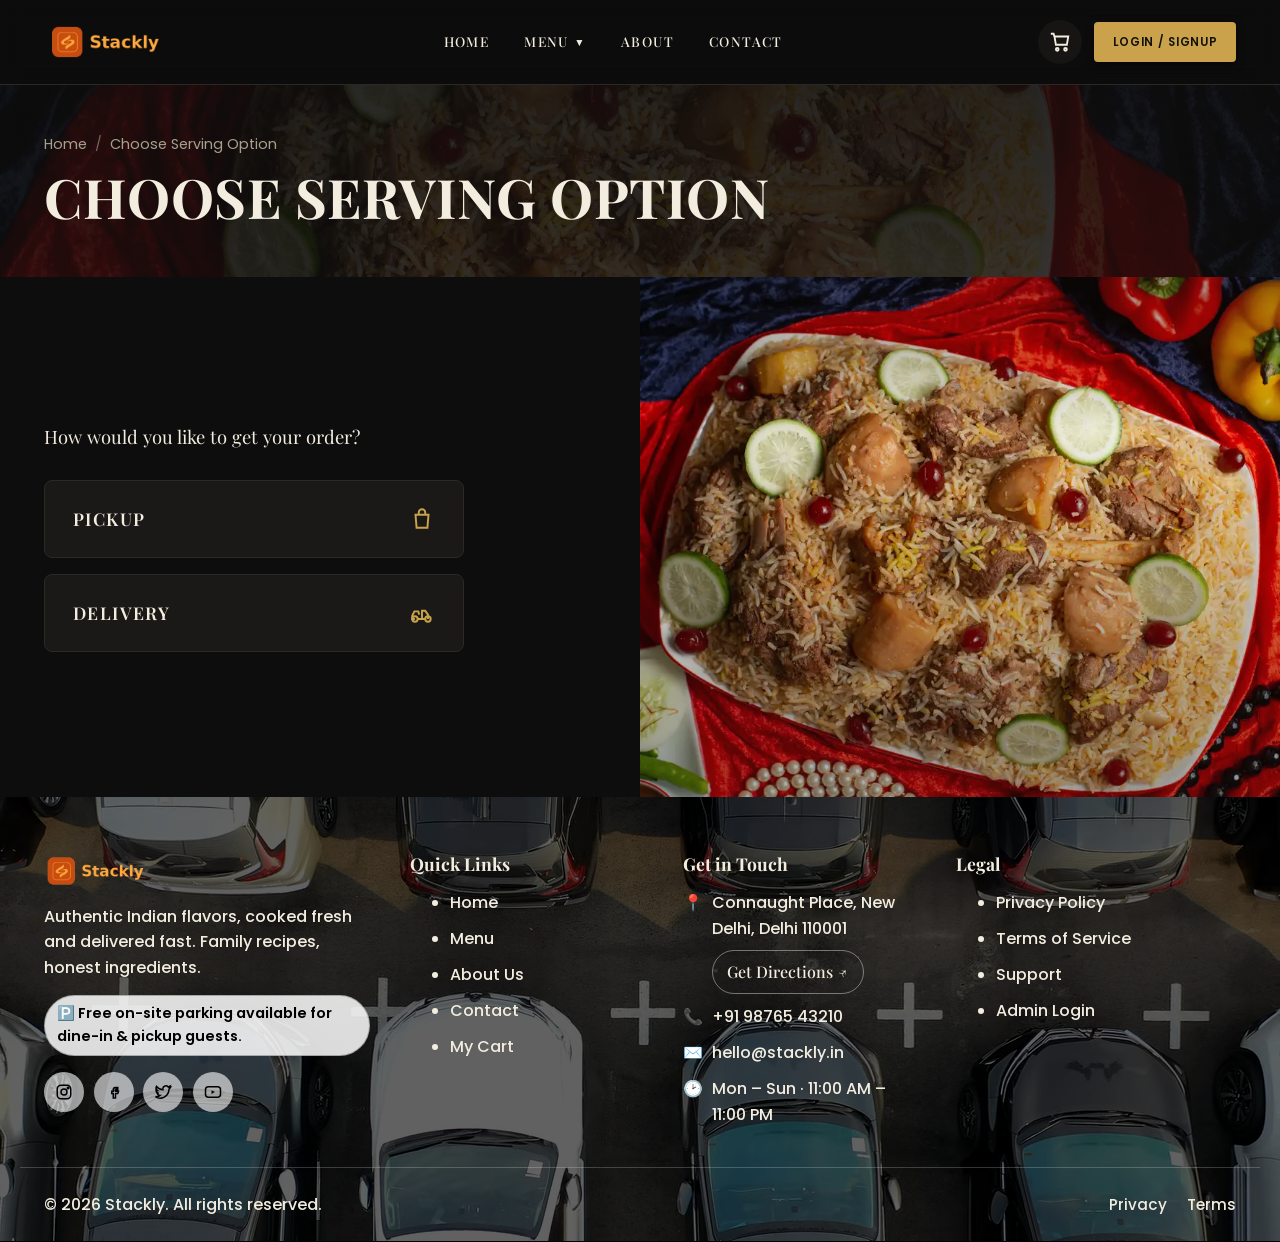
<file: serving-options.html>
<!DOCTYPE html>
<html lang="en">
<head>
<meta charset="UTF-8">
<meta name="viewport" content="width=device-width, initial-scale=1.0">
<title>Choose Serving Option | Stackly</title>
<meta name="description" content="Choose pickup or delivery to start your Stackly order.">
<link rel="icon" type="image/webp" href="images/logo-icon.webp">
<link rel="preconnect" href="https://fonts.googleapis.com">
<link href="https://fonts.googleapis.com/css2?family=Playfair+Display:wght@500;600;700;800&amp;family=Poppins:wght@300;400;500;600;700&amp;display=swap" rel="stylesheet">
<link rel="stylesheet" href="css/style.css">
<link rel="stylesheet" href="css/order-flow.css">
</head>
<body data-page="serving-options" class="is-loading">

<div id="loader" role="status" aria-live="polite">
  <img src="images/logo-icon.webp" alt="" class="loader-logo" width="96" height="96">
  <div class="loader-spinner" aria-hidden="true"></div>
  <p class="loader-text">Plating up something delicious…</p>
</div>

<a class="skip-link" href="#main">Skip to content</a>

<header class="navbar">
  <div class="navbar-inner">
    <a href="index.html" class="nav-logo">
      <img src="images/logo.webp" alt="Stackly" width="136" height="40">
    </a>
    <nav class="nav-links" aria-label="Primary">
      <a href="index.html" data-page="home">Home</a>
      <div class="nav-dropdown" data-open="false">
        <button class="nav-dropdown-toggle" aria-expanded="false" aria-haspopup="true">
          Menu <span class="chevron" aria-hidden="true">▼</span>
        </button>
        <div class="nav-dropdown-menu" role="menu">
          <a href="menu.html#starters" role="menuitem">Starters</a>
          <a href="menu.html#mains" role="menuitem">Main Course</a>
          <a href="menu.html#breads" role="menuitem">Breads &amp; Rice</a>
          <a href="menu.html#desserts" role="menuitem">Desserts</a>
          <a href="menu.html#drinks" role="menuitem">Beverages</a>
          <a href="drinks-desserts.html" role="menuitem">Drinks &amp; Desserts</a>
        </div>
      </div>
      <a href="about.html" data-page="about">About</a>
      <a href="contact.html" data-page="contact">Contact</a>
    </nav>
    <div class="nav-actions">
      <a href="cart.html" class="nav-cart-link" aria-label="View cart">
        <svg width="22" height="22" viewBox="0 0 24 24" fill="none" stroke="currentColor" stroke-width="2" aria-hidden="true"><path d="M6 6h15l-1.5 9h-12z"/><path d="M6 6 5 3H2"/><circle cx="9" cy="20" r="1.5"/><circle cx="18" cy="20" r="1.5"/></svg>
        <span class="nav-cart-count" data-cart-count>0</span>
      </a>
      <a href="login.html" class="btn btn-primary btn-sm" data-auth-guest>Login / Signup</a>
      <div class="nav-auth-user" data-auth-user style="display:none">
        <a href="customer-dashboard.html" class="btn btn-ghost btn-sm" data-auth-dashboard-link><span data-auth-name>Account</span></a>
        <button class="btn btn-outline btn-sm" id="logout-btn" type="button">Logout</button>
      </div>
      <button class="nav-toggle" aria-label="Open menu" aria-expanded="false">
        <span class="nav-toggle-bars"><span></span><span></span><span></span></span>
      </button>
    </div>
  </div>
</header>

<div class="mobile-menu" id="mobile-menu">
  <div class="mobile-menu-head">
    <a href="index.html" class="nav-logo" style="color:#fff">
      <img src="images/logo.webp" alt="Stackly" width="136" height="40">
    </a>
    <button class="mobile-menu-close" aria-label="Close menu">&times;</button>
  </div>
  <nav class="mobile-menu-links" aria-label="Mobile primary">
    <a href="index.html" data-page="home">Home</a>
    <div class="mobile-dropdown" data-open="false">
      <button class="mobile-dropdown-toggle" aria-expanded="false">Menu <span class="chevron" aria-hidden="true">▼</span></button>
      <div class="mobile-dropdown-panel">
        <a href="menu.html#starters">Starters</a>
        <a href="menu.html#mains">Main Course</a>
        <a href="menu.html#breads">Breads &amp; Rice</a>
        <a href="menu.html#desserts">Desserts</a>
        <a href="menu.html#drinks">Beverages</a>
        <a href="drinks-desserts.html">Drinks &amp; Desserts</a>
      </div>
    </div>
    <a href="about.html" data-page="about">About</a>
    <a href="contact.html" data-page="contact">Contact</a>
    <a href="cart.html" data-page="cart">Cart (<span data-cart-count>0</span>)</a>
  </nav>
  <div class="mobile-menu-actions">
    <a href="login.html" class="btn btn-primary btn-block" data-auth-guest>Login / Signup</a>
    <div data-auth-user style="display:none">
      <a href="customer-dashboard.html" class="btn btn-ghost btn-block" data-auth-dashboard-link>My Account</a>
      <button class="btn btn-outline btn-block" id="logout-btn-mobile" type="button" style="margin-top:0.75rem">Logout</button>
    </div>
  </div>
</div>

<main id="main">
  <section class="page-hero flow-hero" style="background-image:url('images/hero-bg.webp')">
    <div class="container">
      <nav class="breadcrumb" aria-label="Breadcrumb">
        <a href="index.html">Home</a><span class="sep">/</span><span aria-current="page">Choose Serving Option</span>
      </nav>
      <h1>Choose Serving Option</h1>
    </div>
  </section>

  <section class="flow-split fade-in-section">
    <div class="flow-copy">
      <p class="flow-question">How would you like to get your order?</p>
      <div class="flow-options">
        <a href="find-location.html?type=pickup" class="flow-option-btn" data-serving-option-link="pickup">
          <span>Pickup</span>
          <svg width="26" height="26" viewBox="0 0 24 24" fill="none" stroke="currentColor" stroke-width="1.8" aria-hidden="true"><path d="M6 8h12l-1 12H7L6 8z"/><path d="M9 8V6a3 3 0 0 1 6 0v2"/></svg>
        </a>
        <a href="find-location.html?type=delivery" class="flow-option-btn" data-serving-option-link="delivery">
          <span>Delivery</span>
          <svg width="26" height="26" viewBox="0 0 24 24" fill="none" stroke="currentColor" stroke-width="1.8" aria-hidden="true"><circle cx="5.5" cy="17.5" r="2.5"/><circle cx="17.5" cy="17.5" r="2.5"/><path d="M5.5 17.5H3v-3l2-4h3.5l1 3M8 17.5h7M12 17.5V10h3l2.5 3.5v4"/></svg>
        </a>
      </div>
    </div>
    <div class="flow-media">
      <img src="images/hero-bg.webp" alt="Freshly prepared Stackly dishes" loading="lazy">
    </div>
  </section>
</main>

<footer class="site-footer">
  <video class="footer-video" autoplay muted loop playsinline poster="images/video/parking-bg-poster.webp" aria-hidden="true">
    <source src="images/video/parking-bg.webm" type="video/webm">
    <source src="images/video/parking-bg.mp4" type="video/mp4">
  </video>
  <div class="footer-overlay" aria-hidden="true"></div>
  <div class="container footer-grid">
    <div>
      <a href="index.html" class="footer-brand">
        <img src="images/logo.webp" alt="Stackly" width="122" height="36">
      </a>
      <p>Authentic Indian flavors, cooked fresh and delivered fast. Family recipes, honest ingredients.</p>
      <p class="footer-parking-note">🅿️ Free on-site parking available for dine-in &amp; pickup guests.</p>
      <div class="footer-social">
        <a href="404.html" aria-label="Stackly on Instagram"><svg width="18" height="18" viewBox="0 0 24 24" fill="none" stroke="currentColor" stroke-width="2"><rect x="3" y="3" width="18" height="18" rx="5"/><circle cx="12" cy="12" r="4"/><circle cx="17.5" cy="6.5" r="1"/></svg></a>
        <a href="404.html" aria-label="Stackly on Facebook"><svg width="18" height="18" viewBox="0 0 24 24" fill="none" stroke="currentColor" stroke-width="2"><path d="M14 9h3V6h-3c-2 0-3 1.3-3 3v2H9v3h2v6h3v-6h3l1-3h-4v-1.5c0-.6.4-1.5 1-1.5z"/></svg></a>
        <a href="404.html" aria-label="Stackly on Twitter"><svg width="18" height="18" viewBox="0 0 24 24" fill="none" stroke="currentColor" stroke-width="2"><path d="M22 5.8c-.7.3-1.5.6-2.3.7.8-.5 1.5-1.3 1.8-2.3-.8.5-1.7.8-2.6 1a4.1 4.1 0 0 0-7 3.7A11.6 11.6 0 0 1 3.4 4.6a4.1 4.1 0 0 0 1.3 5.4c-.7 0-1.3-.2-1.9-.5v.1c0 2 1.4 3.6 3.3 4a4.1 4.1 0 0 1-1.9.1 4.1 4.1 0 0 0 3.8 2.8A8.2 8.2 0 0 1 2 18.4a11.6 11.6 0 0 0 6.3 1.8c7.5 0 11.7-6.3 11.7-11.7v-.5c.8-.6 1.5-1.3 2-2.2z"/></svg></a>
        <a href="404.html" aria-label="Stackly on YouTube"><svg width="18" height="18" viewBox="0 0 24 24" fill="none" stroke="currentColor" stroke-width="2"><rect x="2" y="5" width="20" height="14" rx="4"/><path d="M10 9.5v5l4.5-2.5z" fill="currentColor" stroke="none"/></svg></a>
      </div>
    </div>
    <div class="footer-col">
      <h4>Quick Links</h4>
      <ul>
        <li><a href="index.html">Home</a></li>
        <li><a href="menu.html">Menu</a></li>
        <li><a href="about.html">About Us</a></li>
        <li><a href="contact.html">Contact</a></li>
        <li><a href="cart.html">My Cart</a></li>
      </ul>
    </div>
    <div class="footer-col">
      <h4>Get in Touch</h4>
      <ul class="footer-contact">
        <li>📍 <span>Connaught Place, New Delhi, Delhi 110001<br><a class="footer-directions-btn" href="https://www.google.com/maps/dir/?api=1&amp;destination=Connaught+Place,+New+Delhi,+Delhi+110001,+India" target="_blank" rel="noopener">Get Directions ↗</a></span></li>
        <li>📞 <a href="tel:+919876543210">+91 98765 43210</a></li>
        <li>✉️ <a href="mailto:hello@stackly.in">hello@stackly.in</a></li>
        <li>🕑 <span>Mon – Sun · 11:00 AM – 11:00 PM</span></li>
      </ul>
    </div>
    <div class="footer-col">
      <h4>Legal</h4>
      <ul>
        <li><a href="#" data-modal-open="privacy-modal">Privacy Policy</a></li>
        <li><a href="#" data-modal-open="terms-modal">Terms of Service</a></li>
        <li><a href="contact.html">Support</a></li>
        <li><a href="login.html">Admin Login</a></li>
      </ul>
    </div>
  </div>
  <div class="container footer-bottom">
    <p>© <span data-year>2026</span> Stackly. All rights reserved.</p>
    <div class="footer-legal">
      <a href="#" data-modal-open="privacy-modal">Privacy</a>
      <a href="#" data-modal-open="terms-modal">Terms</a>
    </div>
  </div>
</footer>

<dialog class="modal" id="privacy-modal">
  <div class="modal-inner">
    <h2>Privacy Policy</h2>
    <p>Stackly collects only the information needed to process your order: name, delivery address, phone number and email. This demo site stores cart, order and account data locally in your browser (localStorage) — nothing is transmitted to a server.</p>
    <p>We never sell your data to third parties. You can clear your locally stored data at any time by clearing your browser's site data for this page.</p>
    <div class="modal-close-row"><button class="btn btn-primary btn-sm" data-modal-close>Close</button></div>
  </div>
</dialog>

<dialog class="modal" id="terms-modal">
  <div class="modal-inner">
    <h2>Terms of Service</h2>
    <p>This website is a demonstration project. Orders placed here are simulated: no real payment is processed and no food is actually delivered. Menu items, prices and delivery times are for illustrative purposes.</p>
    <p>By using this demo you agree that all data is stored locally in your browser and may be cleared at any time.</p>
    <div class="modal-close-row"><button class="btn btn-primary btn-sm" data-modal-close>Close</button></div>
  </div>
</dialog>

<script src="js/data.js"></script>
<script src="js/auth.js"></script>
<script src="js/cart.js"></script>
<script src="js/main.js"></script>
<script src="js/order-flow.js"></script>
</body>
</html>
</file>
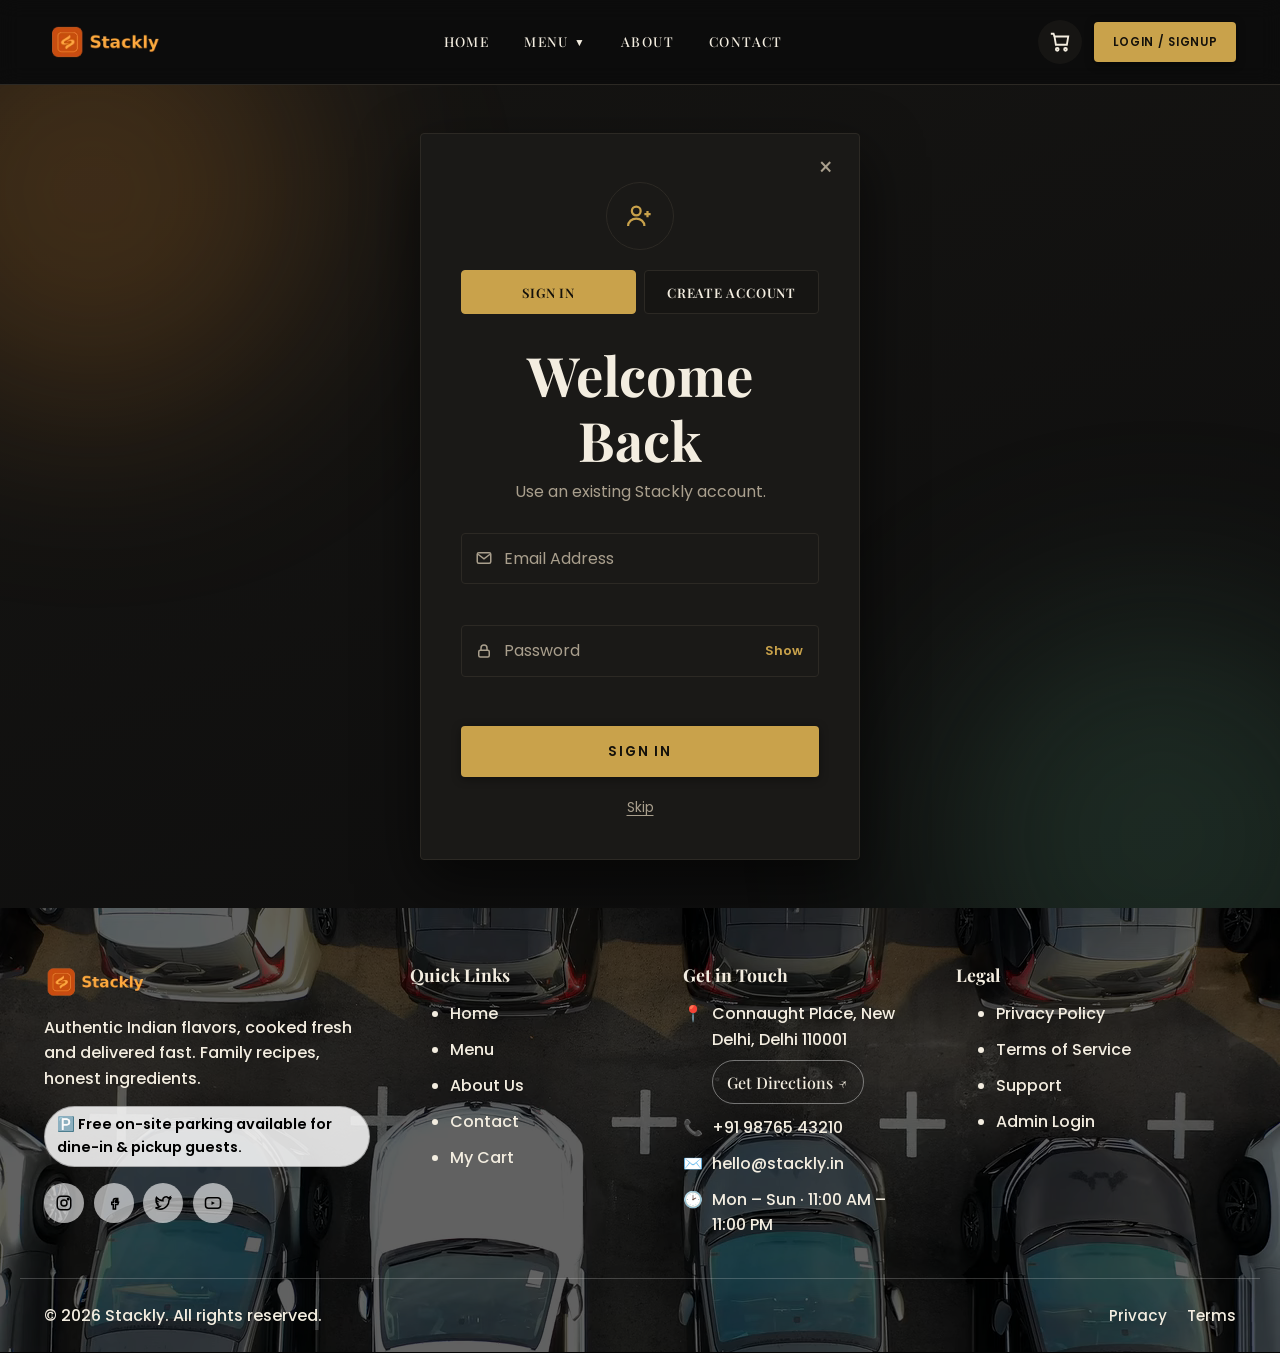
<file: signin.html>
<!DOCTYPE html>
<html lang="en">
<head>
<meta charset="UTF-8">
<meta name="viewport" content="width=device-width, initial-scale=1.0">
<title>Sign In | Stackly</title>
<meta name="description" content="Sign in to an existing Stackly account or create a new one to start ordering.">
<link rel="icon" type="image/webp" href="images/logo-icon.webp">
<link rel="preconnect" href="https://fonts.googleapis.com">
<link href="https://fonts.googleapis.com/css2?family=Playfair+Display:wght@500;600;700;800&amp;family=Poppins:wght@300;400;500;600;700&amp;display=swap" rel="stylesheet">
<link rel="stylesheet" href="css/style.css">
<link rel="stylesheet" href="css/auth.css">
</head>
<body data-page="signin" class="is-loading">

<div id="loader" role="status" aria-live="polite">
  <img src="images/logo-icon.webp" alt="" class="loader-logo" width="96" height="96">
  <div class="loader-spinner" aria-hidden="true"></div>
  <p class="loader-text">Plating up something delicious…</p>
</div>

<a class="skip-link" href="#main">Skip to content</a>

<header class="navbar">
  <div class="navbar-inner">
    <a href="index.html" class="nav-logo">
      <img src="images/logo.webp" alt="Stackly" width="136" height="40">
    </a>
    <nav class="nav-links" aria-label="Primary">
      <a href="index.html" data-page="home">Home</a>
      <div class="nav-dropdown" data-open="false">
        <button class="nav-dropdown-toggle" aria-expanded="false" aria-haspopup="true">
          Menu <span class="chevron" aria-hidden="true">▼</span>
        </button>
        <div class="nav-dropdown-menu" role="menu">
          <a href="menu.html#starters" role="menuitem">Starters</a>
          <a href="menu.html#mains" role="menuitem">Main Course</a>
          <a href="menu.html#breads" role="menuitem">Breads &amp; Rice</a>
          <a href="menu.html#desserts" role="menuitem">Desserts</a>
          <a href="menu.html#drinks" role="menuitem">Beverages</a>
          <a href="drinks-desserts.html" role="menuitem">Drinks &amp; Desserts</a>
        </div>
      </div>
      <a href="about.html" data-page="about">About</a>
      <a href="contact.html" data-page="contact">Contact</a>
    </nav>
    <div class="nav-actions">
      <a href="cart.html" class="nav-cart-link" aria-label="View cart">
        <svg width="22" height="22" viewBox="0 0 24 24" fill="none" stroke="currentColor" stroke-width="2" aria-hidden="true"><path d="M6 6h15l-1.5 9h-12z"/><path d="M6 6 5 3H2"/><circle cx="9" cy="20" r="1.5"/><circle cx="18" cy="20" r="1.5"/></svg>
        <span class="nav-cart-count" data-cart-count>0</span>
      </a>
      <a href="login.html" class="btn btn-primary btn-sm" data-auth-guest>Login / Signup</a>
      <div class="nav-auth-user" data-auth-user style="display:none">
        <a href="customer-dashboard.html" class="btn btn-ghost btn-sm" data-auth-dashboard-link><span data-auth-name>Account</span></a>
        <button class="btn btn-outline btn-sm" id="logout-btn" type="button">Logout</button>
      </div>
      <button class="nav-toggle" aria-label="Open menu" aria-expanded="false">
        <span class="nav-toggle-bars"><span></span><span></span><span></span></span>
      </button>
    </div>
  </div>
</header>

<div class="mobile-menu" id="mobile-menu">
  <div class="mobile-menu-head">
    <a href="index.html" class="nav-logo" style="color:#fff">
      <img src="images/logo.webp" alt="Stackly" width="136" height="40">
    </a>
    <button class="mobile-menu-close" aria-label="Close menu">&times;</button>
  </div>
  <nav class="mobile-menu-links" aria-label="Mobile primary">
    <a href="index.html" data-page="home">Home</a>
    <div class="mobile-dropdown" data-open="false">
      <button class="mobile-dropdown-toggle" aria-expanded="false">Menu <span class="chevron" aria-hidden="true">▼</span></button>
      <div class="mobile-dropdown-panel">
        <a href="menu.html#starters">Starters</a>
        <a href="menu.html#mains">Main Course</a>
        <a href="menu.html#breads">Breads &amp; Rice</a>
        <a href="menu.html#desserts">Desserts</a>
        <a href="menu.html#drinks">Beverages</a>
        <a href="drinks-desserts.html">Drinks &amp; Desserts</a>
      </div>
    </div>
    <a href="about.html" data-page="about">About</a>
    <a href="contact.html" data-page="contact">Contact</a>
    <a href="cart.html" data-page="cart">Cart (<span data-cart-count>0</span>)</a>
  </nav>
  <div class="mobile-menu-actions">
    <a href="login.html" class="btn btn-primary btn-block" data-auth-guest>Login / Signup</a>
    <div data-auth-user style="display:none">
      <a href="customer-dashboard.html" class="btn btn-ghost btn-block" data-auth-dashboard-link>My Account</a>
      <button class="btn btn-outline btn-block" id="logout-btn-mobile" type="button" style="margin-top:0.75rem">Logout</button>
    </div>
  </div>
</div>

<main id="main">
  <section class="auth-section">
    <div class="auth-bg" aria-hidden="true">
      <span class="auth-bg-emoji">🍊</span>
      <span class="auth-bg-emoji">🍋</span>
      <span class="auth-bg-emoji">🥑</span>
      <span class="auth-bg-emoji">🍅</span>
      <span class="auth-bg-emoji">🥕</span>
      <span class="auth-bg-emoji">🍇</span>
      <span class="auth-bg-emoji">🧃</span>
      <span class="auth-bg-emoji">🍓</span>
    </div>
    <div class="container">
      <div class="auth-card">
        <a href="index.html" class="auth-close" aria-label="Close">&times;</a>
        <div class="auth-icon" aria-hidden="true">
          <svg width="30" height="30" viewBox="0 0 24 24" fill="none" stroke="currentColor" stroke-width="1.8"><circle cx="9" cy="8" r="3.5"/><path d="M2.5 20c0-3.5 3-6 6.5-6s6.5 2.5 6.5 6"/><path d="M18 8v5M15.5 10.5h5"/></svg>
        </div>

        <div class="role-tabs" role="tablist" aria-label="Sign in or create account">
          <button class="role-tab is-active" id="tab-signin" data-tab="signin" role="tab" aria-selected="true">Sign In</button>
          <button class="role-tab" id="tab-signup" data-tab="signup" role="tab" aria-selected="false">Create Account</button>
        </div>

        <!-- Sign In panel -->
        <div id="panel-signin" data-panel="signin">
          <h1>Welcome Back</h1>
          <p class="auth-subtitle">Use an existing Stackly account.</p>
          <div id="signin-status" aria-live="polite"></div>
          <form id="signin-form" novalidate>
            <div class="field">
              <label for="si-email" class="sr-only">Email <span class="required">*</span></label>
              <div class="input-icon-wrap">
                <svg class="input-icon" width="18" height="18" viewBox="0 0 24 24" fill="none" stroke="currentColor" stroke-width="2" aria-hidden="true"><rect x="3" y="5" width="18" height="14" rx="2"/><path d="m4 7 8 6 8-6"/></svg>
                <input type="email" id="si-email" name="email" autocomplete="email" required placeholder="Email Address" aria-describedby="err-si-email">
              </div>
              <p class="field-error" id="err-si-email"></p>
            </div>
            <div class="field">
              <label for="si-password" class="sr-only">Password <span class="required">*</span></label>
              <div class="input-icon-wrap password-field">
                <svg class="input-icon" width="18" height="18" viewBox="0 0 24 24" fill="none" stroke="currentColor" stroke-width="2" aria-hidden="true"><rect x="5" y="11" width="14" height="9" rx="2"/><path d="M8 11V8a4 4 0 0 1 8 0v3"/></svg>
                <input type="password" id="si-password" name="password" autocomplete="current-password" required placeholder="Password" aria-describedby="err-si-password">
                <button type="button" class="password-toggle" data-toggle-password="si-password">Show</button>
              </div>
              <p class="field-error" id="err-si-password"></p>
            </div>
            <button type="submit" class="btn btn-primary btn-block auth-submit">Sign In</button>
          </form>
        </div>

        <!-- Create Account panel -->
        <div id="panel-signup" data-panel="signup" hidden>
          <h1>Get Started</h1>
          <p class="auth-subtitle">Join our family and use the app to skip the line, feel the love and share the good.</p>
          <div id="signup-status" aria-live="polite"></div>
          <form id="signup-form" novalidate>
            <div class="field">
              <label for="su-name" class="sr-only">Full Name <span class="required">*</span></label>
              <div class="input-icon-wrap">
                <svg class="input-icon" width="18" height="18" viewBox="0 0 24 24" fill="none" stroke="currentColor" stroke-width="2" aria-hidden="true"><circle cx="12" cy="8" r="3.5"/><path d="M4.5 20c0-3.5 3.4-6 7.5-6s7.5 2.5 7.5 6"/></svg>
                <input type="text" id="su-name" name="name" autocomplete="name" required placeholder="Full Name" pattern="[A-Za-z][A-Za-z '\-]*" title="Letters, spaces, hyphens and apostrophes only" aria-describedby="err-su-name">
              </div>
              <p class="field-error" id="err-su-name"></p>
            </div>
            <div class="field">
              <label for="su-email" class="sr-only">Email <span class="required">*</span></label>
              <div class="input-icon-wrap">
                <svg class="input-icon" width="18" height="18" viewBox="0 0 24 24" fill="none" stroke="currentColor" stroke-width="2" aria-hidden="true"><rect x="3" y="5" width="18" height="14" rx="2"/><path d="m4 7 8 6 8-6"/></svg>
                <input type="email" id="su-email" name="email" autocomplete="email" required placeholder="Email Address" aria-describedby="err-su-email">
              </div>
              <p class="field-error" id="err-su-email"></p>
            </div>
            <div class="field">
              <label for="su-password" class="sr-only">Password <span class="required">*</span></label>
              <div class="input-icon-wrap password-field">
                <svg class="input-icon" width="18" height="18" viewBox="0 0 24 24" fill="none" stroke="currentColor" stroke-width="2" aria-hidden="true"><rect x="5" y="11" width="14" height="9" rx="2"/><path d="M8 11V8a4 4 0 0 1 8 0v3"/></svg>
                <input type="password" id="su-password" name="password" autocomplete="new-password" required placeholder="Password" aria-describedby="err-su-password">
                <button type="button" class="password-toggle" data-toggle-password="su-password">Show</button>
              </div>
              <p class="field-error" id="err-su-password"></p>
            </div>
            <div class="field">
              <label for="su-confirm" class="sr-only">Confirm Password <span class="required">*</span></label>
              <div class="input-icon-wrap password-field">
                <svg class="input-icon" width="18" height="18" viewBox="0 0 24 24" fill="none" stroke="currentColor" stroke-width="2" aria-hidden="true"><rect x="5" y="11" width="14" height="9" rx="2"/><path d="M8 11V8a4 4 0 0 1 8 0v3"/></svg>
                <input type="password" id="su-confirm" name="confirm" autocomplete="new-password" required placeholder="Confirm Password" aria-describedby="err-su-confirm">
              </div>
              <p class="field-error" id="err-su-confirm"></p>
            </div>
            <button type="submit" class="btn btn-primary btn-block auth-submit">Sign Up</button>
            <p class="auth-terms">By signing up, you agree to our <a href="#" data-modal-open="terms-modal">Terms of Service</a> and <a href="#" data-modal-open="privacy-modal">Privacy Policy</a>.</p>
          </form>
        </div>

        <a href="index.html" class="auth-skip">Skip</a>
      </div>
    </div>
  </section>
</main>

<footer class="site-footer">
  <video class="footer-video" autoplay muted loop playsinline poster="images/video/parking-bg-poster.webp" aria-hidden="true">
    <source src="images/video/parking-bg.webm" type="video/webm">
    <source src="images/video/parking-bg.mp4" type="video/mp4">
  </video>
  <div class="footer-overlay" aria-hidden="true"></div>
  <div class="container footer-grid">
    <div>
      <a href="index.html" class="footer-brand">
        <img src="images/logo.webp" alt="Stackly" width="122" height="36">
      </a>
      <p>Authentic Indian flavors, cooked fresh and delivered fast. Family recipes, honest ingredients.</p>
      <p class="footer-parking-note">🅿️ Free on-site parking available for dine-in &amp; pickup guests.</p>
      <div class="footer-social">
        <a href="404.html" aria-label="Stackly on Instagram"><svg width="18" height="18" viewBox="0 0 24 24" fill="none" stroke="currentColor" stroke-width="2"><rect x="3" y="3" width="18" height="18" rx="5"/><circle cx="12" cy="12" r="4"/><circle cx="17.5" cy="6.5" r="1"/></svg></a>
        <a href="404.html" aria-label="Stackly on Facebook"><svg width="18" height="18" viewBox="0 0 24 24" fill="none" stroke="currentColor" stroke-width="2"><path d="M14 9h3V6h-3c-2 0-3 1.3-3 3v2H9v3h2v6h3v-6h3l1-3h-4v-1.5c0-.6.4-1.5 1-1.5z"/></svg></a>
        <a href="404.html" aria-label="Stackly on Twitter"><svg width="18" height="18" viewBox="0 0 24 24" fill="none" stroke="currentColor" stroke-width="2"><path d="M22 5.8c-.7.3-1.5.6-2.3.7.8-.5 1.5-1.3 1.8-2.3-.8.5-1.7.8-2.6 1a4.1 4.1 0 0 0-7 3.7A11.6 11.6 0 0 1 3.4 4.6a4.1 4.1 0 0 0 1.3 5.4c-.7 0-1.3-.2-1.9-.5v.1c0 2 1.4 3.6 3.3 4a4.1 4.1 0 0 1-1.9.1 4.1 4.1 0 0 0 3.8 2.8A8.2 8.2 0 0 1 2 18.4a11.6 11.6 0 0 0 6.3 1.8c7.5 0 11.7-6.3 11.7-11.7v-.5c.8-.6 1.5-1.3 2-2.2z"/></svg></a>
        <a href="404.html" aria-label="Stackly on YouTube"><svg width="18" height="18" viewBox="0 0 24 24" fill="none" stroke="currentColor" stroke-width="2"><rect x="2" y="5" width="20" height="14" rx="4"/><path d="M10 9.5v5l4.5-2.5z" fill="currentColor" stroke="none"/></svg></a>
      </div>
    </div>
    <div class="footer-col">
      <h4>Quick Links</h4>
      <ul>
        <li><a href="index.html">Home</a></li>
        <li><a href="menu.html">Menu</a></li>
        <li><a href="about.html">About Us</a></li>
        <li><a href="contact.html">Contact</a></li>
        <li><a href="cart.html">My Cart</a></li>
      </ul>
    </div>
    <div class="footer-col">
      <h4>Get in Touch</h4>
      <ul class="footer-contact">
        <li>📍 <span>Connaught Place, New Delhi, Delhi 110001<br><a class="footer-directions-btn" href="https://www.google.com/maps/dir/?api=1&amp;destination=Connaught+Place,+New+Delhi,+Delhi+110001,+India" target="_blank" rel="noopener">Get Directions ↗</a></span></li>
        <li>📞 <a href="tel:+919876543210">+91 98765 43210</a></li>
        <li>✉️ <a href="mailto:hello@stackly.in">hello@stackly.in</a></li>
        <li>🕑 <span>Mon – Sun · 11:00 AM – 11:00 PM</span></li>
      </ul>
    </div>
    <div class="footer-col">
      <h4>Legal</h4>
      <ul>
        <li><a href="#" data-modal-open="privacy-modal">Privacy Policy</a></li>
        <li><a href="#" data-modal-open="terms-modal">Terms of Service</a></li>
        <li><a href="contact.html">Support</a></li>
        <li><a href="login.html">Admin Login</a></li>
      </ul>
    </div>
  </div>
  <div class="container footer-bottom">
    <p>© <span data-year>2026</span> Stackly. All rights reserved.</p>
    <div class="footer-legal">
      <a href="#" data-modal-open="privacy-modal">Privacy</a>
      <a href="#" data-modal-open="terms-modal">Terms</a>
    </div>
  </div>
</footer>

<dialog class="modal" id="privacy-modal">
  <div class="modal-inner">
    <h2>Privacy Policy</h2>
    <p>Stackly collects only the information needed to process your order: name, delivery address, phone number and email. This demo site stores cart, order and account data locally in your browser (localStorage) — nothing is transmitted to a server.</p>
    <p>We never sell your data to third parties. You can clear your locally stored data at any time by clearing your browser's site data for this page.</p>
    <div class="modal-close-row"><button class="btn btn-primary btn-sm" data-modal-close>Close</button></div>
  </div>
</dialog>

<dialog class="modal" id="terms-modal">
  <div class="modal-inner">
    <h2>Terms of Service</h2>
    <p>This website is a demonstration project. Orders placed here are simulated: no real payment is processed and no food is actually delivered. Menu items, prices and delivery times are for illustrative purposes.</p>
    <p>By using this demo you agree that all data is stored locally in your browser and may be cleared at any time.</p>
    <div class="modal-close-row"><button class="btn btn-primary btn-sm" data-modal-close>Close</button></div>
  </div>
</dialog>

<script src="js/data.js"></script>
<script src="js/auth.js"></script>
<script src="js/cart.js"></script>
<script src="js/main.js"></script>
<script src="js/signin.js"></script>
</body>
</html>
</file>
<file: css/style.css>
/* ==========================================================================
   Stackly — Global Stylesheet
   Design system: variables, reset, typography, layout primitives,
   navbar, footer, loader, buttons, forms, utilities, animations.
   ========================================================================== */

/* ---------- Design Tokens ---------- */
:root {
  /* Dark, moody fine-dining palette */
  --color-bg: #0d0d0d;
  --color-bg-alt: #161513;
  --color-surface: #1a1917;
  --color-surface-alt: #211f1c;
  --color-bg-dark: #0d0d0d;
  --color-bg-dark-alt: #161513;

  --color-primary: #c9a24b;      /* warm gold */
  --color-primary-dark: #a9822f;
  --color-primary-light: #ddbd74;
  --color-accent: #d9c08a;       /* champagne */
  --color-accent-dark: #b8963f;
  --color-success: #5aa17d;
  --color-error: #d9695f;

  --color-text: #f3ede0;
  --color-text-light: #a99f8d;
  --color-text-on-dark: #f3ede0;
  --color-text-on-dark-muted: #a99f8d;
  --color-border: #2c2924;

  --font-heading: 'Playfair Display', Georgia, serif;
  --font-body: 'Poppins', 'Segoe UI', Tahoma, sans-serif;

  --radius-sm: 4px;
  --radius-md: 8px;
  --radius-lg: 4px;
  --radius-full: 999px;

  --shadow-sm: 0 2px 10px rgba(0, 0, 0, 0.4);
  --shadow-md: 0 10px 30px rgba(0, 0, 0, 0.5);
  --shadow-lg: 0 24px 60px rgba(0, 0, 0, 0.6);

  --container-max: 1240px;
  --nav-height: 84px;

  --transition-fast: 0.18s ease;
  --transition-med: 0.32s ease;
}

/* ---------- Reset ---------- */
*, *::before, *::after { box-sizing: border-box; }
html { scroll-behavior: smooth; }
@media (prefers-reduced-motion: reduce) {
  html { scroll-behavior: auto; }
  *, *::before, *::after {
    animation-duration: 0.01ms !important;
    animation-iteration-count: 1 !important;
    transition-duration: 0.01ms !important;
    scroll-behavior: auto !important;
  }
}

body, h1, h2, h3, h4, p, figure, blockquote, dl, dd, ul, ol {
  margin: 0;
}
ul[class], ol[class] { padding: 0; list-style: none; }

body {
  font-family: var(--font-body);
  color: var(--color-text);
  background: var(--color-bg);
  line-height: 1.6;
  -webkit-font-smoothing: antialiased;
  min-height: 100vh;
}

/* The [hidden] attribute must always win over any class that sets
   `display`, otherwise toggling `.hidden = true` in JS silently fails
   on elements whose class also declares display (e.g. display:grid). */
[hidden] { display: none !important; }

img, svg { max-width: 100%; display: block; }
a { color: inherit; text-decoration: none; }
button { font: inherit; cursor: pointer; }
input, textarea, select { font: inherit; }

h1, h2, h3, h4 {
  font-family: var(--font-heading);
  font-weight: 700;
  line-height: 1.2;
  color: var(--color-text);
}
h1 { font-size: clamp(2rem, 4vw + 1rem, 3.4rem); }
h2 { font-size: clamp(1.6rem, 2.4vw + 1rem, 2.4rem); }
h3 { font-size: clamp(1.2rem, 1.2vw + 1rem, 1.5rem); }

/* Visible focus for keyboard users — accessibility */
a:focus-visible,
button:focus-visible,
input:focus-visible,
textarea:focus-visible,
select:focus-visible,
[tabindex]:focus-visible {
  outline: 3px solid var(--color-accent-dark);
  outline-offset: 2px;
}

.sr-only {
  position: absolute;
  width: 1px; height: 1px;
  padding: 0; margin: -1px;
  overflow: hidden;
  clip: rect(0,0,0,0);
  white-space: nowrap;
  border: 0;
}

.skip-link {
  position: absolute;
  left: 1rem; top: 0;
  transform: translateY(-150%);
  background: var(--color-primary);
  color: #14110b;
  padding: 0.75rem 1.25rem;
  border-radius: var(--radius-sm);
  z-index: 1200;
  transition: transform var(--transition-fast);
}
.skip-link:focus { transform: translateY(1rem); }

/* ---------- Layout ---------- */
.container {
  width: 100%;
  max-width: var(--container-max);
  margin-inline: auto;
  padding-inline: 1.5rem;
}
.section { padding-block: clamp(4rem, 7vw, 6.5rem); }
.section-alt { background: var(--color-bg-alt); }
.section-dark {
  background: var(--color-bg-dark);
  color: var(--color-text-on-dark);
}
.section-dark h2, .section-dark h3 { color: var(--color-text-on-dark); }

.section-head { max-width: 640px; margin-bottom: 2.5rem; }
.eyebrow {
  display: inline-block;
  font-family: var(--font-heading);
  font-weight: 600;
  font-size: 0.8rem;
  letter-spacing: 0.14em;
  text-transform: uppercase;
  color: var(--color-primary);
  margin-bottom: 0.6rem;
}
.section-dark .eyebrow { color: var(--color-accent); }
.lede { color: var(--color-text-light); font-size: 1.05rem; margin-top: 0.75rem; }
.section-dark .lede { color: var(--color-text-on-dark-muted); }

/* ---------- Buttons ---------- */
.btn {
  display: inline-flex;
  align-items: center;
  justify-content: center;
  gap: 0.5rem;
  min-height: 48px;
  padding: 0.85rem 1.9rem;
  border-radius: var(--radius-sm);
  border: 1.5px solid transparent;
  font-family: var(--font-body);
  font-weight: 600;
  font-size: 0.85rem;
  text-transform: uppercase;
  letter-spacing: 0.14em;
  text-align: center;
  transition: transform var(--transition-fast), box-shadow var(--transition-fast), background var(--transition-fast), color var(--transition-fast), border-color var(--transition-fast);
}
.btn:active { transform: translateY(1px); }
.btn-primary {
  background: var(--color-primary);
  color: #14110b;
  box-shadow: var(--shadow-sm);
}
.btn-primary:hover { background: var(--color-primary-light); box-shadow: var(--shadow-md); }
.btn-accent {
  background: var(--color-accent);
  color: #14110b;
}
.btn-accent:hover { background: var(--color-accent-dark); }
.btn-outline {
  background: transparent;
  border-color: var(--color-primary);
  color: var(--color-primary);
}
.btn-outline:hover { background: var(--color-primary); color: #14110b; }
.section-dark .btn-outline { color: var(--color-text-on-dark); }
.section-dark .btn-outline:hover { background: var(--color-text-on-dark); color: var(--color-bg-dark); }
.btn-ghost {
  background: rgba(255,255,255,0.06);
  color: var(--color-text);
}
.btn-ghost:hover { background: rgba(255,255,255,0.12); }
.btn-block { width: 100%; }
.btn-sm { min-height: 40px; padding: 0.5rem 1.1rem; font-size: 0.72rem; letter-spacing: 0.06em; white-space: nowrap; }
.btn:disabled { opacity: 0.55; cursor: not-allowed; }

/* ---------- Loader ---------- */
#loader {
  position: fixed;
  inset: 0;
  z-index: 3000;
  display: flex;
  flex-direction: column;
  align-items: center;
  justify-content: center;
  gap: 1.5rem;
  background: var(--color-bg-dark);
  transition: opacity 0.45s ease, visibility 0.45s ease;
}
#loader.loader-hidden {
  opacity: 0;
  visibility: hidden;
  pointer-events: none;
}
.loader-logo {
  width: 96px;
  height: 96px;
  animation: loader-fade-in 0.8s ease both;
}
.loader-spinner {
  width: 68px;
  height: 68px;
  border-radius: 50%;
  border: 7px solid rgba(247, 236, 225, 0.15);
  border-top-color: var(--color-primary);
  border-right-color: var(--color-primary);
  animation: loader-spin 2s linear infinite;
}
.loader-text {
  font-family: var(--font-heading);
  font-size: 1.05rem;
  font-weight: 600;
  color: var(--color-text-on-dark);
  letter-spacing: 0.03em;
  animation: loader-fade-up 0.8s ease 0.15s both;
}
@keyframes loader-spin { to { transform: rotate(360deg); } }
@keyframes loader-fade-in { from { opacity: 0; transform: scale(0.9); } to { opacity: 1; transform: scale(1); } }
@keyframes loader-fade-up { from { opacity: 0; transform: translateY(10px); } to { opacity: 1; transform: translateY(0); } }

@media (prefers-reduced-motion: reduce) {
  .loader-spinner { animation-duration: 2.5s; }
  .loader-logo, .loader-text { animation: none; opacity: 1; }
}

/* ---------- Navbar ---------- */
.navbar {
  position: sticky;
  top: 0;
  left: 0;
  width: 100vw;
  z-index: 1000;
  background: rgba(13, 13, 13, 0.92);
  backdrop-filter: saturate(140%) blur(10px);
  border-bottom: 1px solid var(--color-border);
  transition: background var(--transition-med), border-color var(--transition-med), box-shadow var(--transition-med);
}
/* Homepage hero variant: starts fully transparent over the hero photo,
   fades to the solid dark bar above once script.js marks it scrolled. */
.navbar--transparent {
  background: transparent;
  border-bottom-color: transparent;
}
.navbar--transparent.navbar--scrolled {
  background: rgba(13, 13, 13, 0.94);
  border-bottom-color: var(--color-border);
  box-shadow: var(--shadow-md);
}
.navbar-inner {
  max-width: var(--container-max);
  margin-inline: auto;
  height: var(--nav-height);
  padding-inline: 1.5rem;
  display: flex;
  align-items: center;
  justify-content: space-between;
  gap: 1rem;
}
.nav-logo {
  display: flex;
  align-items: center;
  gap: 0.6rem;
  font-family: var(--font-heading);
  font-weight: 700;
  font-size: 1.2rem;
  color: var(--color-text);
  border-radius: var(--radius-sm);
  padding: 0.25rem;
  transition: color var(--transition-fast), transform var(--transition-fast);
}
.nav-logo:hover { color: var(--color-primary); transform: translateY(-1px); }
.nav-logo img { height: 40px; width: auto; }

.nav-links {
  display: flex;
  align-items: center;
  gap: 2rem;
}
.nav-links a {
  font-family: var(--font-heading);
  font-weight: 500;
  font-size: 0.85rem;
  text-transform: uppercase;
  letter-spacing: 0.1em;
  padding: 0.5rem 0.1rem;
  position: relative;
  color: var(--color-text);
}
.nav-links a::after {
  content: '';
  position: absolute;
  left: 0; bottom: -2px;
  width: 0; height: 2px;
  background: var(--color-primary);
  transition: width var(--transition-fast);
}
.nav-links a:hover::after,
.nav-links a[aria-current="page"]::after { width: 100%; }
.nav-links a[aria-current="page"] { color: var(--color-primary); }

.nav-dropdown { position: relative; }
.nav-dropdown-toggle {
  display: inline-flex;
  align-items: center;
  gap: 0.35rem;
  background: none;
  border: none;
  color: var(--color-text);
  font-family: var(--font-heading);
  font-weight: 500;
  font-size: 0.85rem;
  text-transform: uppercase;
  letter-spacing: 0.1em;
  padding: 0.5rem 0.1rem;
}
.nav-dropdown-toggle .chevron {
  font-size: 0.65rem;
  transition: transform var(--transition-fast);
}
.nav-dropdown[data-open="true"] .chevron { transform: rotate(180deg); }
.nav-dropdown-menu {
  position: absolute;
  top: calc(100% + 0.6rem);
  left: 50%;
  transform: translateX(-50%);
  background: var(--color-surface);
  border: 1px solid var(--color-border);
  border-radius: var(--radius-md);
  box-shadow: var(--shadow-md);
  min-width: 190px;
  padding: 0.5rem;
  display: none;
  flex-direction: column;
}
.nav-dropdown[data-open="true"] .nav-dropdown-menu { display: flex; }
.nav-dropdown-menu a {
  padding: 0.6rem 0.75rem;
  border-radius: var(--radius-sm);
  font-size: 0.92rem;
}
.nav-dropdown-menu a:hover { background: var(--color-bg-alt); }
.nav-dropdown-menu a::after { display: none; }

.nav-actions { display: flex; align-items: center; gap: 0.75rem; }
.nav-cart-link {
  position: relative;
  display: inline-flex;
  align-items: center;
  justify-content: center;
  width: 44px; height: 44px;
  border-radius: 50%;
  background: var(--color-bg-alt);
}
/* Numerals render more legibly in the sans body font than in the display
   serif, where "0" can read as a lowercase "o" — force it for counters. */
[data-cart-count] { font-family: var(--font-body); }
.nav-cart-count {
  position: absolute;
  top: -4px; right: -4px;
  background: var(--color-primary);
  color: #fff;
  font-size: 0.68rem;
  font-weight: 700;
  min-width: 18px; height: 18px;
  border-radius: var(--radius-full);
  display: flex; align-items: center; justify-content: center;
  padding: 0 4px;
}

.nav-toggle {
  display: none;
  width: 44px; height: 44px;
  align-items: center;
  justify-content: center;
  background: none;
  border: none;
  border-radius: var(--radius-sm);
}
.nav-toggle-bars {
  position: relative;
  width: 24px; height: 18px;
}
.nav-toggle-bars span {
  position: absolute;
  left: 0; right: 0;
  height: 2px;
  background: var(--color-text);
  border-radius: 2px;
  transition: transform var(--transition-fast), opacity var(--transition-fast), top var(--transition-fast);
}
.nav-toggle-bars span:nth-child(1) { top: 0; }
.nav-toggle-bars span:nth-child(2) { top: 8px; }
.nav-toggle-bars span:nth-child(3) { top: 16px; }
.nav-toggle[aria-expanded="true"] .nav-toggle-bars span:nth-child(1) { top: 8px; transform: rotate(45deg); }
.nav-toggle[aria-expanded="true"] .nav-toggle-bars span:nth-child(2) { opacity: 0; }
.nav-toggle[aria-expanded="true"] .nav-toggle-bars span:nth-child(3) { top: 8px; transform: rotate(-45deg); }

/* Mobile overlay menu — always positioned off-screen/fixed so it never
   sits in normal document flow, even above the 900px breakpoint where
   the toggle button that reveals it is hidden. */
.mobile-menu {
  position: fixed;
  inset: 0;
  z-index: 1100;
  background: var(--color-bg-dark);
  display: flex;
  flex-direction: column;
  transform: translateX(100%);
  transition: transform var(--transition-med);
  overflow-y: auto;
}
.mobile-menu.open { transform: translateX(0); }

@media (max-width: 900px) {
  .nav-links { display: none; }
  .nav-toggle { display: flex; }

  .mobile-menu-head {
    display: flex;
    align-items: center;
    justify-content: space-between;
    padding: 1.25rem 1.5rem;
    height: var(--nav-height);
  }
  .mobile-menu-close {
    width: 44px; height: 44px;
    background: rgba(255,255,255,0.08);
    border: none;
    border-radius: 50%;
    color: var(--color-text-on-dark);
    font-size: 1.4rem;
  }
  .mobile-menu-links {
    display: flex;
    flex-direction: column;
    padding: 1rem 1.5rem 2.5rem;
    gap: 0.25rem;
  }
  .mobile-menu-links a, .mobile-menu-links .mobile-dropdown-toggle {
    color: var(--color-text-on-dark);
    font-family: var(--font-heading);
    font-size: 1.2rem;
    font-weight: 600;
    text-transform: uppercase;
    letter-spacing: 0.05em;
    padding: 0.9rem 0.25rem;
    border-bottom: 1px solid rgba(255,255,255,0.08);
    display: block;
    background: none;
    border-left: none; border-right: none; border-top: none;
    width: 100%;
    text-align: left;
  }
  .mobile-menu-links .mobile-dropdown-toggle {
    display: flex;
    align-items: center;
    justify-content: space-between;
  }
  .mobile-dropdown-panel {
    max-height: 0;
    overflow: hidden;
    transition: max-height var(--transition-med);
    display: flex;
    flex-direction: column;
  }
  .mobile-dropdown-panel a {
    border-bottom: none;
    font-size: 1.05rem;
    font-weight: 500;
    color: var(--color-text-on-dark-muted);
    padding: 0.65rem 0.5rem;
  }
  .mobile-dropdown[data-open="true"] .mobile-dropdown-panel { max-height: 200px; }
  .mobile-dropdown[data-open="true"] .chevron { transform: rotate(180deg); }
  .mobile-menu-actions {
    margin-top: auto;
    padding: 1.5rem;
    display: flex;
    flex-direction: column;
    gap: 0.75rem;
  }
  body.menu-open { overflow: hidden; }
}

/* ---------- Footer ---------- */
.site-footer {
  position: relative;
  overflow: hidden;
  background: var(--color-bg-dark);
  color: var(--color-text-on-dark);
  padding-block: 3.5rem 1.5rem;
}
.footer-video {
  position: absolute;
  inset: 0;
  z-index: 0;
  width: 100%;
  height: 100%;
  object-fit: cover;
  opacity: 1;
}
.footer-overlay {
  position: absolute;
  inset: 0;
  z-index: 1;
  background: rgba(0, 0, 0, 0.62);
}
@media (prefers-reduced-motion: reduce) {
  .footer-video { display: none; }
}
.site-footer > .container {
  position: relative;
  z-index: 2;
}
.site-footer p { font-size: 1rem; font-weight: 500; color: var(--color-text-on-dark); }
.site-footer p.footer-parking-note {
  display: inline-flex;
  align-items: center;
  gap: 0.4rem;
  margin-top: 0.9rem;
  padding: 0.4rem 0.75rem;
  border-radius: var(--radius-full);
  border: 1px solid rgba(0, 0, 0, 0.25);
  background: rgba(255, 255, 255, 0.85);
  color: #000;
  font-size: 0.9rem;
  font-weight: 600;
}
.footer-grid {
  display: grid;
  grid-template-columns: 1.4fr 1fr 1fr 1.2fr;
  gap: 2.5rem;
}
.footer-brand {
  display: inline-flex;
  align-items: center;
  gap: 0.6rem;
  margin-bottom: 0.9rem;
  border-radius: var(--radius-sm);
  transition: opacity var(--transition-fast), transform var(--transition-fast);
}
.footer-brand:hover { opacity: 0.85; transform: translateY(-1px); }
.footer-brand img { height: 36px; width: auto; }
.footer-col h4 { color: var(--color-text-on-dark); font-size: 1.1rem; font-weight: 700; margin-bottom: 1rem; }
.footer-col ul { display: flex; flex-direction: column; gap: 0.65rem; }
.footer-col a, .footer-contact span { color: var(--color-text-on-dark); font-size: 1rem; font-weight: 500; }
.footer-col a:hover { color: var(--color-primary); }
.footer-contact li { display: flex; align-items: flex-start; gap: 0.55rem; }
.footer-directions-btn {
  display: inline-flex;
  align-items: center;
  min-height: 44px;
  margin-top: 0.5rem;
  padding: 0.4rem 0.9rem;
  border-radius: var(--radius-full);
  border: 1.5px solid rgba(255, 255, 255, 0.4);
  color: var(--color-text-on-dark);
  font-family: var(--font-heading);
  font-weight: 600;
  font-size: 0.88rem;
  transition: background var(--transition-fast), border-color var(--transition-fast), color var(--transition-fast);
}
.footer-directions-btn:hover {
  background: var(--color-primary);
  border-color: var(--color-primary);
  color: #000;
}
.footer-social { display: flex; gap: 0.6rem; margin-top: 1rem; }
.footer-social a {
  width: 40px; height: 40px;
  border-radius: 50%;
  background: rgba(255, 255, 255, 0.6);
  color: #000;
  display: flex; align-items: center; justify-content: center;
  transition: background var(--transition-fast), transform var(--transition-fast);
}
.footer-social a:hover { background: var(--color-primary); transform: translateY(-2px); }
.footer-bottom {
  margin-top: 2.5rem;
  padding-top: 1.5rem;
  border-top: 1px solid rgba(255, 255, 255, 0.2);
  display: flex;
  flex-wrap: wrap;
  align-items: center;
  justify-content: space-between;
  gap: 0.75rem;
  font-size: 0.95rem;
  font-weight: 500;
  color: var(--color-text-on-dark);
}
.footer-legal { display: flex; gap: 1.25rem; }
.footer-legal a { color: var(--color-text-on-dark); font-weight: 500; }
.footer-legal a:hover { color: var(--color-primary); }

@media (max-width: 900px) {
  .footer-grid { grid-template-columns: 1fr 1fr; }
}
@media (max-width: 520px) {
  .footer-grid { grid-template-columns: 1fr; }
}

/* ---------- Forms ---------- */
.field { margin-bottom: 1.25rem; display: flex; flex-direction: column; gap: 0.4rem; }
.field label {
  font-family: var(--font-heading);
  font-weight: 600;
  font-size: 0.92rem;
}
.field .required { color: var(--color-primary); }
.field input,
.field textarea,
.field select {
  min-height: 48px;
  padding: 0.75rem 1rem;
  border: 1.5px solid var(--color-border);
  border-radius: var(--radius-sm);
  background: var(--color-surface);
  color: var(--color-text);
  width: 100%;
  transition: border-color var(--transition-fast), box-shadow var(--transition-fast);
}
.field textarea { min-height: 130px; resize: vertical; }
.field input::placeholder,
.field textarea::placeholder { color: var(--color-text-light); opacity: 1; }
.field input:focus, .field textarea:focus, .field select:focus {
  border-color: var(--color-primary);
  box-shadow: 0 0 0 3px rgba(201, 162, 75, 0.2);
  outline: none;
}
.field input[aria-invalid="true"], .field textarea[aria-invalid="true"] {
  border-color: var(--color-error);
}
.field-error {
  color: var(--color-error);
  font-size: 0.85rem;
  min-height: 1.1em;
}
.field-hint { color: var(--color-text-light); font-size: 0.82rem; }
.form-success {
  background: rgba(90, 161, 125, 0.12);
  color: var(--color-success);
  border: 1px solid rgba(90, 161, 125, 0.35);
  border-radius: var(--radius-sm);
  padding: 1rem 1.25rem;
  font-weight: 600;
  margin-bottom: 1.25rem;
}
.form-banner-error {
  background: rgba(217, 105, 95, 0.12);
  color: var(--color-error);
  border: 1px solid rgba(217, 105, 95, 0.35);
  border-radius: var(--radius-sm);
  padding: 1rem 1.25rem;
  font-weight: 600;
  margin-bottom: 1.25rem;
}

/* ---------- Cards / utilities ---------- */
.card {
  background: var(--color-surface);
  border-radius: var(--radius-md);
  box-shadow: var(--shadow-sm);
  border: 1px solid var(--color-border);
}
.badge {
  display: inline-flex;
  align-items: center;
  gap: 0.3rem;
  font-size: 0.75rem;
  font-weight: 700;
  padding: 0.3rem 0.7rem;
  border-radius: var(--radius-full);
  background: var(--color-accent);
  color: var(--color-text);
}
.badge-outline { background: transparent; border: 1.5px solid currentColor; }
.rating { color: var(--color-accent-dark); letter-spacing: 2px; }

/* ---------- CTA band ---------- */
.cta-band {
  background: linear-gradient(120deg, var(--color-primary-dark), var(--color-primary));
  color: #14110b;
  text-align: center;
  padding-block: 4rem;
}
.cta-inner h2 { color: #14110b; }
.cta-inner p { color: rgba(20,17,11,0.75); max-width: 480px; margin: 0.75rem auto 1.5rem; }
.cta-band .btn-accent { background: #14110b; color: var(--color-primary); }
.cta-band .btn-accent:hover { background: #221d13; }

/* ---------- Testimonials ---------- */
.testimonial-grid {
  display: grid;
  grid-template-columns: repeat(4, 1fr);
  gap: 1.5rem;
}
.testimonial-card {
  background: var(--color-surface);
  border: 1px solid var(--color-border);
  border-radius: var(--radius-md);
  padding: 1.5rem;
  box-shadow: var(--shadow-sm);
  display: flex;
  flex-direction: column;
  gap: 0.9rem;
}
.testimonial-quote { color: var(--color-text-light); font-size: 0.93rem; flex: 1; }
.testimonial-person { display: flex; align-items: center; gap: 0.75rem; }
.avatar {
  width: 42px; height: 42px;
  border-radius: 50%;
  background: var(--color-primary);
  color: #14110b;
  display: flex; align-items: center; justify-content: center;
  font-family: var(--font-heading);
  font-weight: 700;
  font-size: 0.85rem;
  flex-shrink: 0;
}
.testimonial-person div strong { display: block; font-size: 0.92rem; }
.testimonial-person div span { font-size: 0.8rem; color: var(--color-text-light); }
@media (max-width: 1024px) {
  .testimonial-grid { grid-template-columns: repeat(2, 1fr); }
}
@media (max-width: 640px) {
  .testimonial-grid { grid-template-columns: 1fr; }
}

.breadcrumb {
  display: flex;
  align-items: center;
  gap: 0.5rem;
  font-size: 0.9rem;
  color: var(--color-text-on-dark-muted);
}
.breadcrumb a:hover { color: var(--color-accent); }
.breadcrumb .sep { opacity: 0.6; }

.page-hero {
  position: relative;
  padding-block: clamp(3.5rem, 8vw, 6rem) clamp(2.5rem, 5vw, 4rem);
  background-color: var(--color-bg-dark);
  background-size: cover;
  background-position: center;
  color: var(--color-text-on-dark);
}
.page-hero-video {
  position: absolute;
  inset: 0;
  z-index: 0;
  width: 100%;
  height: 100%;
  object-fit: cover;
}
@media (prefers-reduced-motion: reduce) {
  .page-hero-video { display: none; }
}
.page-hero::before {
  content: '';
  position: absolute;
  inset: 0;
  z-index: 1;
  background: linear-gradient(180deg, rgba(13,13,13,0.88), rgba(13,13,13,0.82));
}
.page-hero > .container {
  position: relative;
  z-index: 2;
}
.page-hero h1 {
  color: var(--color-text-on-dark);
  margin-top: 0.6rem;
  text-transform: uppercase;
  letter-spacing: 0.01em;
}
.page-hero p { color: var(--color-text-on-dark-muted); max-width: 620px; margin-top: 0.75rem; }

/* For page-heroes running bright footage (e.g. the dough/kitchen-prep video)
   — flips hero text to dark so it stays readable, unlike the default light
   text tuned for darker videos/images. Also drops the dark overlay so the
   footage keeps its original color instead of being tinted black. */
.page-hero-bright::before {
  background: none;
}
.page-hero-bright h1,
.page-hero-bright p,
.page-hero-bright .breadcrumb a,
.page-hero-bright .breadcrumb span,
.page-hero-bright .breadcrumb .sep {
  color: #000;
}

/* Animations */
@keyframes fade-up {
  from { opacity: 0; transform: translateY(18px); }
  to { opacity: 1; transform: translateY(0); }
}
.animate-fade-up { animation: fade-up 0.7s ease both; }

/* Scroll-triggered reveal — toggled by IntersectionObserver in main.js */
.fade-in-section {
  opacity: 0;
  transform: translateY(28px);
  transition: opacity 0.8s ease, transform 0.8s ease;
}
.fade-in-section.is-visible {
  opacity: 1;
  transform: translateY(0);
}
@media (prefers-reduced-motion: reduce) {
  .fade-in-section { opacity: 1; transform: none; transition: none; }
}

/* Toast */
.toast {
  position: fixed;
  bottom: 1.5rem;
  left: 50%;
  transform: translateX(-50%) translateY(20px);
  background: var(--color-text);
  color: #fff;
  padding: 0.85rem 1.5rem;
  border-radius: var(--radius-full);
  box-shadow: var(--shadow-lg);
  font-weight: 600;
  z-index: 2000;
  opacity: 0;
  pointer-events: none;
  transition: opacity var(--transition-med), transform var(--transition-med);
}
.toast.show { opacity: 1; transform: translateX(-50%) translateY(0); }

/* ---------- Dish grid / cards (home + menu pages) ---------- */
.dish-grid {
  display: grid;
  grid-template-columns: repeat(3, 1fr);
  gap: 1.5rem;
}
.dish-card {
  background: var(--color-surface);
  border: 1px solid var(--color-border);
  border-radius: var(--radius-md);
  overflow: hidden;
  box-shadow: var(--shadow-sm);
  display: flex;
  flex-direction: column;
  transition: transform var(--transition-fast), box-shadow var(--transition-fast);
}
.dish-card:hover { transform: translateY(-4px); box-shadow: var(--shadow-md); }
.dish-media {
  height: 140px;
  background: linear-gradient(135deg, var(--color-bg-alt), var(--color-surface-alt));
  position: relative;
  overflow: hidden;
}
.dish-media img {
  width: 100%;
  height: 100%;
  object-fit: cover;
}
.dish-card .badge { position: absolute; top: 0.75rem; left: 0.75rem; }
.dish-body { padding: 1.1rem 1.25rem 1.35rem; display: flex; flex-direction: column; gap: 0.5rem; flex: 1; }
.dish-body h3 { font-size: 1.02rem; }
.dish-body p { color: var(--color-text-light); font-size: 0.88rem; flex: 1; }
.dish-foot { display: flex; align-items: center; justify-content: space-between; margin-top: 0.4rem; }
.dish-price { font-family: var(--font-body); font-weight: 700; color: var(--color-primary-dark); font-size: 1.05rem; }
.qty-stepper { display: flex; align-items: center; gap: 0.5rem; }
.qty-stepper button {
  width: 30px; height: 30px;
  border-radius: 50%;
  border: 1.5px solid var(--color-border);
  background: var(--color-surface);
  color: var(--color-text);
  font-weight: 700;
  line-height: 1;
}
.qty-stepper button:hover { border-color: var(--color-primary); color: var(--color-primary); }
.qty-stepper span { min-width: 1.4rem; text-align: center; font-weight: 600; }

@media (max-width: 1024px) { .dish-grid { grid-template-columns: repeat(2, 1fr); } }
@media (max-width: 640px) { .dish-grid { grid-template-columns: 1fr; } }

/* ---------- Modal dialogs (Privacy / Terms) ---------- */
dialog.modal {
  border: none;
  border-radius: var(--radius-md);
  padding: 0;
  width: min(560px, 92vw);
  max-height: 85vh;
  box-shadow: var(--shadow-lg);
  background: var(--color-surface);
  color: var(--color-text);
}
dialog.modal::backdrop { background: rgba(0, 0, 0, 0.7); }
.modal-inner { padding: 2rem; overflow-y: auto; max-height: 85vh; }
.modal-inner h2 { margin-bottom: 0.75rem; }
.modal-inner p { margin-bottom: 0.9rem; color: var(--color-text-light); }
.modal-close-row { display: flex; justify-content: flex-end; margin-top: 1rem; }

/* Responsive helpers */
@media (max-width: 1024px) {
  .container { padding-inline: 1.25rem; }
}
@media (max-width: 375px) {
  .container { padding-inline: 1rem; }
}
</file>
<file: css/about.css>
/* Stackly — About page styles */

.about-story-grid {
  display: grid;
  grid-template-columns: 0.9fr 1.1fr;
  gap: 3rem;
  align-items: center;
}
.about-story-media {
  aspect-ratio: 1 / 1;
  border-radius: var(--radius-lg);
  overflow: hidden;
  box-shadow: var(--shadow-md);
}
.about-story-media img {
  width: 100%;
  height: 100%;
  object-fit: cover;
}

.story-swiper {
  position: relative;
  width: 100%;
  height: 100%;
  overflow: hidden;
}
.story-swiper-track {
  display: flex;
  width: 100%;
  height: 100%;
  transition: transform 0.6s cubic-bezier(0.65, 0, 0.35, 1);
}
.story-swiper-track img {
  flex: 0 0 100%;
  width: 100%;
  height: 100%;
  object-fit: cover;
  display: block;
}
.story-swiper-arrow {
  position: absolute;
  top: 50%;
  transform: translateY(-50%);
  z-index: 2;
  width: 40px;
  height: 40px;
  border-radius: 50%;
  border: none;
  background: rgba(13, 13, 13, 0.5);
  color: #fff;
  display: flex;
  align-items: center;
  justify-content: center;
  cursor: pointer;
  transition: background 0.2s ease, color 0.2s ease;
}
.story-swiper-arrow:hover { background: var(--color-primary); color: #171310; }
.story-swiper-prev { left: 0.85rem; }
.story-swiper-next { right: 0.85rem; }
.story-swiper-dots {
  position: absolute;
  bottom: 0.9rem;
  left: 50%;
  transform: translateX(-50%);
  z-index: 2;
  display: flex;
  gap: 0.4rem;
}
.story-swiper-dots button {
  width: 7px;
  height: 7px;
  padding: 0;
  border: none;
  border-radius: 50%;
  background: rgba(255, 255, 255, 0.5);
  cursor: pointer;
}
.story-swiper-dots button.is-active { background: #fff; }

.mv-grid {
  display: grid;
  grid-template-columns: repeat(3, 1fr);
  gap: 1.5rem;
}
.mv-card {
  position: relative;
  background: linear-gradient(160deg, var(--color-surface), var(--color-surface-alt));
  border: 1px solid var(--color-border);
  border-radius: var(--radius-lg);
  padding: 2.25rem 1.85rem;
  box-shadow: var(--shadow-sm);
  text-align: left;
  overflow: hidden;
  transition: transform 0.3s ease, box-shadow 0.3s ease, border-color 0.3s ease;
}
.mv-card::before {
  content: '';
  position: absolute;
  top: -45%;
  right: -25%;
  width: 200px;
  height: 200px;
  background: radial-gradient(circle, rgba(201, 162, 75, 0.16), transparent 70%);
  pointer-events: none;
}
.mv-card:hover {
  transform: translateY(-6px);
  box-shadow: 0 24px 48px rgba(0, 0, 0, 0.35);
  border-color: var(--color-primary-dark);
}
.mv-card .feature-icon {
  position: relative;
  z-index: 1;
  width: 58px;
  height: 58px;
  margin-inline: 0;
  margin-bottom: 1.25rem;
  background: linear-gradient(135deg, var(--color-primary-light), var(--color-primary-dark));
  color: #171310;
  box-shadow: 0 10px 24px rgba(201, 162, 75, 0.3);
}
.mv-card h3 {
  position: relative;
  z-index: 1;
  margin-bottom: 0.5rem;
  font-size: 1.3rem;
  font-style: italic;
  font-weight: 600;
  letter-spacing: 0.015em;
  color: var(--color-primary-light);
}
.mv-card p { position: relative; z-index: 1; color: var(--color-text-light); font-size: 0.94rem; }

.stats-row {
  display: grid;
  grid-template-columns: repeat(4, 1fr);
  gap: 1.5rem;
  text-align: center;
}
.stats-row li {
  background: var(--color-bg-alt);
  border-radius: var(--radius-md);
  padding: 1.75rem 1rem;
  display: flex;
  flex-direction: column;
  gap: 0.35rem;
}
.stats-row strong { font-family: var(--font-heading); font-size: 1.8rem; color: var(--color-primary-dark); }
.stats-row span { color: var(--color-text-light); font-size: 0.9rem; }

/* ---------- Meet the Team ---------- */
.team-grid {
  display: grid;
  grid-template-columns: repeat(4, 1fr);
  gap: 1.5rem;
}
.team-card { text-align: center; }
.team-avatar {
  width: 96px;
  height: 96px;
  margin: 0 auto 1.1rem;
  border-radius: 50%;
  background: linear-gradient(135deg, var(--color-primary-light), var(--color-primary-dark));
  color: #171310;
  display: flex;
  align-items: center;
  justify-content: center;
  font-family: var(--font-heading);
  font-weight: 700;
  font-size: 1.6rem;
  box-shadow: var(--shadow-sm);
  transition: transform var(--transition-fast);
}
.team-card:hover .team-avatar { transform: translateY(-4px) scale(1.04); }
.team-card h3 { margin-bottom: 0.2rem; font-size: 1.05rem; }
.team-role {
  display: block;
  color: var(--color-primary-dark);
  font-family: var(--font-heading);
  font-weight: 600;
  font-size: 0.85rem;
  margin-bottom: 0.6rem;
}
.team-card p { color: var(--color-text-light); font-size: 0.9rem; }

@media (max-width: 900px) {
  .about-story-grid { grid-template-columns: 1fr; }
  .mv-grid { grid-template-columns: 1fr; }
  .stats-row { grid-template-columns: repeat(2, 1fr); }
  .team-grid { grid-template-columns: repeat(2, 1fr); }
}
@media (max-width: 560px) {
  .team-grid { grid-template-columns: 1fr; }
}

/* ---------- Spice preference card ---------- */
.spice-slider-section { position: relative; overflow: hidden; }
.spice-bg { position: absolute; inset: 0; z-index: 0; }
.spice-bg img {
  position: absolute;
  inset: 0;
  width: 100%;
  height: 100%;
  object-fit: cover;
  opacity: 0;
  filter: saturate(0.9) brightness(0.7);
  animation: spice-bg-cycle 24s infinite;
}
.spice-bg img:nth-child(1) { animation-delay: 0s; }
.spice-bg img:nth-child(2) { animation-delay: 6s; }
.spice-bg img:nth-child(3) { animation-delay: 12s; }
.spice-bg img:nth-child(4) { animation-delay: 18s; }
.spice-bg-overlay {
  position: absolute;
  inset: 0;
  z-index: 1;
  background: linear-gradient(180deg, rgba(13, 13, 13, 0.75), rgba(13, 13, 13, 0.55) 40%, rgba(13, 13, 13, 0.85));
}
.spice-slider-section > .container { position: relative; z-index: 2; }
@keyframes spice-bg-cycle {
  0%   { opacity: 0; transform: scale(1.05); }
  4%   { opacity: 1; transform: scale(1.08); }
  20%  { opacity: 1; transform: scale(1.16); }
  25%  { opacity: 0; transform: scale(1.18); }
  100% { opacity: 0; transform: scale(1.05); }
}
@media (prefers-reduced-motion: reduce) {
  .spice-bg img { animation: none; opacity: 0; }
  .spice-bg img:first-child { opacity: 1; transform: none; }
}
.spice-card {
  max-width: 640px;
  margin-inline: auto;
  border-radius: var(--radius-lg);
  overflow: hidden;
  background: var(--color-surface);
  border: 1px solid var(--color-border);
  box-shadow: var(--shadow-lg);
}
.spice-card-header {
  display: flex;
  align-items: center;
  justify-content: center;
  height: 48px;
  background: var(--color-bg-alt);
  color: var(--color-text-light);
  font-family: var(--font-heading);
  font-size: 0.9rem;
  letter-spacing: 0.04em;
  text-transform: uppercase;
}
.spice-card-body {
  padding: clamp(1.75rem, 4vw, 2.75rem);
  text-align: center;
}
.spice-card-body .eyebrow { color: var(--color-primary); }
.spice-card-body h2 { margin-block: 0.5rem 0.75rem; font-size: clamp(1.5rem, 3vw, 2rem); }
.spice-card-body .lede {
  color: var(--color-text-light);
  max-width: 460px;
  margin-inline: auto;
  margin-bottom: 2rem;
}
.spice-slider-wrap { max-width: 420px; margin-inline: auto; }
.spice-emoji {
  font-size: 2.75rem;
  margin-bottom: 0.5rem;
  transition: transform 0.2s ease;
}
.spice-slider {
  appearance: none;
  width: 100%;
  height: 10px;
  border-radius: 5px;
  margin: 0.5rem 0 0.6rem;
  cursor: pointer;
  background:
    linear-gradient(to right,
      transparent calc(100%/3 - 1px), var(--color-surface) calc(100%/3 - 1px), var(--color-surface) calc(100%/3 + 1px), transparent calc(100%/3 + 1px),
      transparent calc(200%/3 - 1px), var(--color-surface) calc(200%/3 - 1px), var(--color-surface) calc(200%/3 + 1px), transparent calc(200%/3 + 1px)
    ),
    linear-gradient(to right, var(--color-primary) 0%, var(--color-primary) var(--spice-value, 0%), var(--color-border) var(--spice-value, 0%), var(--color-border) 100%);
}
.spice-slider::-webkit-slider-thumb {
  appearance: none;
  width: 24px;
  height: 24px;
  border-radius: 50%;
  background: var(--color-primary);
  border: 3px solid var(--color-bg-dark);
  box-shadow: 0 2px 8px rgba(0, 0, 0, 0.4);
  cursor: pointer;
}
.spice-slider::-moz-range-thumb {
  width: 24px;
  height: 24px;
  border-radius: 50%;
  background: var(--color-primary);
  border: 3px solid var(--color-bg-dark);
  box-shadow: 0 2px 8px rgba(0, 0, 0, 0.4);
  cursor: pointer;
}
.spice-slider::-moz-range-track {
  height: 10px;
  border-radius: 5px;
  background: var(--color-border);
}
.spice-ticks {
  display: flex;
  justify-content: space-between;
  font-size: 0.78rem;
  color: var(--color-text-light);
  margin-bottom: 1.5rem;
}
.spice-result {
  min-height: 1.4em;
  margin-bottom: 1.5rem;
  font-weight: 600;
  color: var(--color-text);
}
</file>
<file: css/dashboard.css>
/* Stackly — Customer & Admin dashboard shared styles */

.dashboard-hero {
  background: var(--color-bg-dark);
  color: var(--color-text-on-dark);
  padding: 2.5rem 0;
}
.dashboard-hero h1 { color: #fff; margin-bottom: 0.3rem; }
.dashboard-hero p { color: var(--color-text-on-dark-muted); }

.dashboard-shell {
  display: grid;
  grid-template-columns: 240px 1fr;
  gap: 2rem;
  align-items: start;
  padding-block: 2.5rem;
}
.dashboard-sidebar {
  position: sticky;
  top: calc(var(--nav-height) + 1rem);
  display: flex;
  flex-direction: column;
  gap: 0.4rem;
}
.dashboard-nav-btn {
  position: relative;
  display: flex;
  align-items: center;
  gap: 0.75rem;
  min-height: 56px;
  padding: 0.6rem 1rem;
  border-radius: var(--radius-sm);
  background: transparent;
  border: 1px solid transparent;
  color: var(--color-text);
  font-family: var(--font-heading);
  font-weight: 600;
  font-size: 0.95rem;
  text-align: left;
  width: 100%;
  overflow: hidden;
  transition: background var(--transition-fast), border-color var(--transition-fast);
}
.dashboard-nav-btn::before {
  content: '';
  position: absolute;
  left: 0;
  top: 8px;
  bottom: 8px;
  width: 3px;
  border-radius: var(--radius-full);
  background: var(--color-primary);
  transform: scaleY(0);
  transition: transform var(--transition-fast);
}
.dashboard-nav-btn:hover { background: var(--color-bg-alt); }
.dashboard-nav-btn:hover::before { transform: scaleY(0.6); }
.dashboard-nav-btn.is-active { background: var(--color-primary); color: #fff; border-color: var(--color-primary); }
.dashboard-nav-btn.is-active::before { background: #fff; transform: scaleY(1); }

.nav-btn-icon {
  flex-shrink: 0;
  width: 34px;
  height: 34px;
  display: flex;
  align-items: center;
  justify-content: center;
  border-radius: 50%;
  font-size: 1.1rem;
  background: var(--color-bg-alt);
  transition: transform var(--transition-fast), background var(--transition-fast);
}
.dashboard-nav-btn:hover .nav-btn-icon { transform: scale(1.15) rotate(-6deg); }
.dashboard-nav-btn.is-active .nav-btn-icon { background: rgba(255, 255, 255, 0.18); }

.nav-btn-text {
  display: flex;
  flex-direction: column;
  gap: 0.15rem;
  min-width: 0;
}
.nav-btn-title { font-size: 0.95rem; }
.nav-btn-meta {
  font-family: var(--font-body);
  font-weight: 400;
  font-size: 0.74rem;
  color: var(--color-text-light);
  white-space: nowrap;
  overflow: hidden;
  text-overflow: ellipsis;
}
.dashboard-nav-btn.is-active .nav-btn-meta { color: rgba(255, 255, 255, 0.78); }

.dashboard-panel { display: none; }
.dashboard-panel.is-active { display: block; }

.stat-cards {
  display: grid;
  grid-template-columns: repeat(4, 1fr);
  gap: 1.25rem;
  margin-bottom: 2rem;
}
.stat-card {
  background: var(--color-surface);
  border: 1px solid var(--color-border);
  border-radius: var(--radius-md);
  padding: 1.4rem;
  box-shadow: var(--shadow-sm);
}
.stat-card .stat-label { color: var(--color-text-light); font-size: 0.85rem; margin-bottom: 0.4rem; }
.stat-card .stat-value { font-family: var(--font-body); font-size: 1.6rem; font-weight: 700; color: var(--color-primary-dark); }

.orders-table-wrap { overflow-x: auto; }
.orders-table { width: 100%; border-collapse: collapse; min-width: 640px; }
.orders-table th, .orders-table td {
  text-align: left;
  padding: 0.9rem 0.75rem;
  border-bottom: 1px solid var(--color-border);
  font-size: 0.92rem;
}
.orders-table th { font-family: var(--font-heading); color: var(--color-text-light); font-weight: 600; font-size: 0.82rem; text-transform: uppercase; letter-spacing: 0.03em; }

.status-pill {
  display: inline-flex;
  align-items: center;
  gap: 0.3rem;
  padding: 0.3rem 0.7rem;
  border-radius: var(--radius-full);
  font-size: 0.78rem;
  font-weight: 700;
}
.status-pill.pending { background: rgba(233, 180, 80, 0.15); color: #e9b450; }
.status-pill.preparing { background: rgba(230, 140, 80, 0.15); color: #e68c50; }
.status-pill.out-for-delivery { background: rgba(90, 160, 220, 0.15); color: #6fb2e8; }
.status-pill.delivered { background: rgba(90, 161, 125, 0.15); color: var(--color-success); }
.status-pill.cancelled { background: rgba(217, 105, 95, 0.15); color: var(--color-error); }

.order-track-row { display: none; }
.order-track-row.is-open { display: table-row; }
.order-track-cell { padding: 1rem 0.75rem 1.5rem !important; background: var(--color-bg-alt); }

.account-grid { display: grid; grid-template-columns: repeat(2, 1fr); gap: 1.25rem; margin-bottom: 1.5rem; }
.account-field { background: var(--color-surface); border: 1px solid var(--color-border); border-radius: var(--radius-sm); padding: 1rem 1.25rem; }
.account-field .label { font-size: 0.8rem; color: var(--color-text-light); margin-bottom: 0.3rem; }
.account-field .value { font-family: var(--font-heading); font-weight: 600; }

.empty-note { color: var(--color-text-light); padding: 2rem 0; text-align: center; }

.favorites-grid { display: grid; grid-template-columns: repeat(auto-fill, minmax(140px, 1fr)); gap: 1rem; }
.favorite-card {
  background: var(--color-bg-alt);
  border: 1px solid var(--color-border);
  border-radius: var(--radius-md);
  padding: 1.25rem 1rem;
  text-align: center;
}
.favorite-emoji { font-size: 2rem; margin-bottom: 0.5rem; }
.favorite-name { font-family: var(--font-heading); font-weight: 600; font-size: 0.92rem; margin-bottom: 0.3rem; }
.favorite-count { color: var(--color-text-light); font-size: 0.8rem; }

.loyalty-summary { display: flex; align-items: center; gap: 1rem; margin-bottom: 1.25rem; }
.loyalty-points { font-family: var(--font-heading); font-size: 2.2rem; font-weight: 700; color: var(--color-primary-dark); }
.loyalty-progress-track {
  width: 100%;
  height: 10px;
  border-radius: var(--radius-full);
  background: var(--color-bg-alt);
  overflow: hidden;
  margin-bottom: 0.75rem;
}
.loyalty-progress-fill {
  height: 100%;
  border-radius: var(--radius-full);
  background: var(--color-primary);
  transition: width 0.4s ease;
}

.address-card {
  display: flex;
  align-items: center;
  justify-content: space-between;
  gap: 1rem;
  background: var(--color-bg-alt);
  border: 1px solid var(--color-border);
  border-radius: var(--radius-md);
  padding: 1rem 1.25rem;
  margin-bottom: 0.9rem;
}

@media (max-width: 900px) {
  .dashboard-shell { grid-template-columns: 1fr; }
  .dashboard-sidebar { position: static; flex-direction: row; overflow-x: auto; }
  .dashboard-nav-btn { flex-shrink: 0; min-width: 190px; }
  .stat-cards { grid-template-columns: repeat(2, 1fr); }
  .account-grid { grid-template-columns: 1fr; }
  .address-card { flex-wrap: wrap; }
}
</file>
<file: css/cart.css>
/* Stackly — Cart page styles */

.cart-empty {
  text-align: center;
  max-width: 420px;
  margin: 2rem auto;
  display: flex;
  flex-direction: column;
  align-items: center;
  gap: 0.75rem;
}
.cart-empty p { color: var(--color-text-light); margin-bottom: 0.5rem; }

.cart-grid {
  display: grid;
  grid-template-columns: 1.6fr 1fr;
  gap: 2rem;
  align-items: start;
}
.cart-items { padding: 1.75rem; }
.cart-items-head { display: flex; align-items: center; justify-content: space-between; margin-bottom: 1.25rem; }

.cart-item-list { display: flex; flex-direction: column; gap: 1.1rem; }
.cart-item-row {
  display: grid;
  grid-template-columns: auto 1fr auto auto;
  align-items: center;
  gap: 1rem;
  padding-bottom: 1.1rem;
  border-bottom: 1px solid var(--color-border);
}
.cart-item-row:last-child { border-bottom: none; padding-bottom: 0; }
.cart-item-media {
  width: 56px; height: 56px;
  border-radius: var(--radius-sm);
  background: var(--color-bg-alt);
  object-fit: cover;
  flex-shrink: 0;
}
.cart-item-name { font-family: var(--font-heading); font-weight: 600; margin-bottom: 0.15rem; }
.cart-item-unit { color: var(--color-text-light); font-size: 0.85rem; }
.cart-item-remove {
  width: 36px; height: 36px;
  border-radius: 50%;
  background: var(--color-bg-alt);
  color: var(--color-error);
  font-size: 1rem;
  display: flex; align-items: center; justify-content: center;
}
.cart-item-remove:hover { background: rgba(217, 105, 95, 0.18); }
.cart-item-total { font-family: var(--font-body); font-weight: 700; min-width: 70px; text-align: right; }

.cart-summary { padding: 1.75rem; position: sticky; top: calc(var(--nav-height) + 1rem); }
.cart-summary h2 { margin-bottom: 1.25rem; }
.summary-lines { display: flex; flex-direction: column; gap: 0.75rem; margin-bottom: 0.5rem; }
.summary-lines > div { display: flex; align-items: center; justify-content: space-between; }
.summary-lines dt { color: var(--color-text-light); font-weight: 500; }
.summary-lines dd { font-weight: 600; }
.free-delivery-hint { font-size: 0.82rem; color: var(--color-success); margin-bottom: 1rem; min-height: 1.1em; }
.summary-total {
  display: flex; align-items: center; justify-content: space-between;
  padding-block: 1rem;
  border-top: 1px dashed var(--color-border);
  border-bottom: 1px dashed var(--color-border);
  margin-bottom: 1.25rem;
  font-family: var(--font-body);
  font-size: 1.2rem;
  font-weight: 700;
}

@media (max-width: 900px) {
  .cart-grid { grid-template-columns: 1fr; }
  .cart-summary { position: static; }
}
@media (max-width: 480px) {
  .cart-item-row { grid-template-columns: auto 1fr; row-gap: 0.6rem; }
  .cart-item-total { grid-column: 2; text-align: left; }
}
</file>
<file: css/checkout.css>
/* Stackly — Checkout page styles */

.checkout-grid {
  display: grid;
  grid-template-columns: 1.6fr 1fr;
  gap: 2rem;
  align-items: start;
}
.checkout-main { display: flex; flex-direction: column; gap: 1.5rem; }
.checkout-card { padding: 1.75rem; }
.checkout-card h2 { margin-bottom: 1.25rem; }

.field-row {
  display: grid;
  grid-template-columns: 1fr 1fr;
  gap: 1rem;
}

.payment-options { display: flex; flex-direction: column; gap: 0.75rem; }
.payment-option {
  display: flex;
  align-items: center;
  gap: 0.85rem;
  border: 1.5px solid var(--color-border);
  border-radius: var(--radius-md);
  padding: 0.9rem 1.1rem;
  cursor: pointer;
  transition: border-color var(--transition-fast), background var(--transition-fast);
}
.payment-option:has(input:checked) { border-color: var(--color-primary); background: var(--color-bg-alt); }
.payment-option input { width: 20px; height: 20px; accent-color: var(--color-primary); }
.payment-icon { font-size: 1.3rem; }

.checkout-summary { position: sticky; top: calc(var(--nav-height) + 1rem); padding: 1.75rem; }
.checkout-item-list { display: flex; flex-direction: column; gap: 0.7rem; margin-bottom: 1.25rem; max-height: 220px; overflow-y: auto; }
.checkout-item-list li { display: flex; align-items: center; justify-content: space-between; font-size: 0.9rem; gap: 0.5rem; }
.checkout-item-list .ci-name { color: var(--color-text); }
.checkout-item-list .ci-qty { color: var(--color-text-light); }

@media (max-width: 900px) {
  .checkout-grid { grid-template-columns: 1fr; }
  .checkout-summary { position: static; }
  .field-row { grid-template-columns: 1fr; }
}
</file>
<file: css/contact.css>
/* Stackly — Contact page styles */

/* ---------- Bold color-block hero ---------- */
.contact-hero-bold {
  position: relative;
  overflow: hidden;
  background: var(--color-bg-dark);
  padding-block: clamp(5rem, 11vw, 7.5rem) clamp(4rem, 8vw, 6rem);
}
.contact-hero-video {
  position: absolute;
  inset: 0;
  z-index: 0;
  width: 100%;
  height: 100%;
  object-fit: cover;
}
.contact-hero-bold::before {
  content: '';
  position: absolute;
  inset: 0;
  z-index: 1;
  background: linear-gradient(180deg, rgba(12, 12, 12, 0.35) 0%, rgba(12, 12, 12, 0.55) 60%, rgba(12, 12, 12, 0.8) 100%);
}
@media (prefers-reduced-motion: reduce) {
  .contact-hero-video { display: none; }
}
.contact-hero-copy {
  position: relative;
  z-index: 3;
  max-width: 640px;
  margin-inline: auto;
  text-align: center;
}
.contact-hero-breadcrumb {
  justify-content: center;
  margin-bottom: 1rem;
}
.contact-hero-breadcrumb a,
.contact-hero-breadcrumb span,
.contact-hero-breadcrumb .sep {
  color: var(--color-text-on-dark-muted);
}
.contact-hero-breadcrumb a:hover { color: var(--color-accent); }
.contact-hero-copy h1 {
  color: var(--color-text-on-dark);
  font-size: clamp(2.4rem, 5vw, 3.6rem);
  margin-bottom: 1rem;
}
.contact-hero-copy p {
  color: var(--color-text-on-dark-muted);
  font-size: 1.05rem;
  max-width: 520px;
  margin-inline: auto;
  margin-bottom: 2rem;
}
.contact-hero-actions {
  display: flex;
  gap: 1rem;
  justify-content: center;
  flex-wrap: wrap;
}
.btn-hero-solid,
.btn-hero-outline {
  display: inline-flex;
  align-items: center;
  justify-content: center;
  padding: 0.9rem 1.8rem;
  border-radius: var(--radius-full);
  font-weight: 600;
  letter-spacing: 0.02em;
  transition: transform 0.2s ease, box-shadow 0.2s ease, background 0.2s ease, color 0.2s ease;
}
.btn-hero-solid {
  background: var(--color-primary);
  color: #171310;
  box-shadow: 0 14px 30px rgba(0, 0, 0, 0.45);
}
.btn-hero-solid:hover { transform: translateY(-2px); background: var(--color-primary-light); box-shadow: 0 18px 36px rgba(0, 0, 0, 0.5); }
.btn-hero-outline {
  background: transparent;
  border: 2px solid var(--color-text-on-dark);
  color: var(--color-text-on-dark);
}
.btn-hero-outline:hover { background: var(--color-text-on-dark); color: #171310; }

#contact-form { scroll-margin-top: calc(var(--nav-height) + 1rem); }

.contact-main-section {
  position: relative;
  overflow: hidden;
}
.contact-main-section::before,
.contact-main-section::after {
  content: '';
  position: absolute;
  z-index: 0;
  width: 440px;
  height: 440px;
  border-radius: 50%;
  filter: blur(100px);
  pointer-events: none;
}
.contact-main-section::before {
  top: -12%;
  left: -10%;
  background: rgba(201, 162, 75, 0.22);
  animation: glow-drift-a 15s ease-in-out infinite;
}
.contact-main-section::after {
  bottom: -18%;
  right: -8%;
  background: rgba(217, 192, 138, 0.18);
  animation: glow-drift-b 18s ease-in-out infinite;
}
@keyframes glow-drift-a {
  0%, 100% { transform: translate(0, 0) scale(1); }
  50% { transform: translate(70px, 50px) scale(1.15); }
}
@keyframes glow-drift-b {
  0%, 100% { transform: translate(0, 0) scale(1); }
  50% { transform: translate(-60px, -35px) scale(1.1); }
}
@media (prefers-reduced-motion: reduce) {
  .contact-main-section::before,
  .contact-main-section::after { animation: none; }
}

.contact-info-wrap {
  position: relative;
  z-index: 1;
  max-width: 640px;
  margin-inline: auto;
}

.contact-info { position: relative; }
.contact-info-float {
  position: absolute;
  inset: 0;
  z-index: 0;
  pointer-events: none;
  overflow: visible;
}
.float-item {
  position: absolute;
  font-size: 1.8rem;
  opacity: 0.22;
  animation: food-float 6s ease-in-out infinite;
}
.float-1 { top: -1.5rem; right: 8%; animation-duration: 5.5s; }
.float-2 { top: 30%; right: -1rem; font-size: 2.1rem; animation-duration: 7s; animation-delay: -1.5s; }
.float-3 { top: 62%; right: 14%; animation-duration: 6.5s; animation-delay: -3s; }
.float-4 { top: 85%; right: -0.5rem; font-size: 1.6rem; animation-duration: 5s; animation-delay: -2.2s; }
@keyframes food-float {
  0%, 100% { transform: translateY(0) rotate(-4deg); }
  50% { transform: translateY(-16px) rotate(6deg); }
}
@media (prefers-reduced-motion: reduce) {
  .float-item { animation: none; }
}
.contact-info > h2,
.contact-info > .lede,
.contact-info > .info-list,
.contact-info > .contact-social {
  position: relative;
  z-index: 1;
}

.info-list { display: flex; flex-direction: column; gap: 1rem; margin: 1.75rem 0; }
.info-list li {
  display: flex;
  align-items: flex-start;
  gap: 1rem;
  padding: 0.85rem;
  border-radius: var(--radius-md);
  transition: background 0.25s ease, transform 0.25s ease;
}
.info-list li:hover { background: var(--color-surface); transform: translateX(4px); }
.info-icon {
  width: 46px; height: 46px;
  border-radius: 50%;
  background: linear-gradient(135deg, var(--color-primary-light), var(--color-primary-dark));
  box-shadow: 0 8px 18px rgba(201, 162, 75, 0.28);
  display: flex; align-items: center; justify-content: center;
  font-size: 1.3rem;
  flex-shrink: 0;
}
.info-list strong { display: block; font-family: var(--font-heading); font-size: 0.98rem; margin-bottom: 0.15rem; }
.info-list span, .info-list a { color: var(--color-text-light); font-size: 0.94rem; }
.info-list a:hover { color: var(--color-primary); }

.contact-social { margin-top: 0.5rem; }
.contact-social a {
  background: var(--color-bg-alt);
  color: var(--color-text);
  transition: transform 0.2s ease, background 0.2s ease, color 0.2s ease;
}
.contact-social a:hover { background: var(--color-primary); color: #171310; transform: translateY(-3px) rotate(-6deg); }

.contact-form-card {
  position: relative;
  overflow: hidden;
  max-width: 640px;
  margin-inline: auto;
  padding: clamp(1.75rem, 4vw, 2.5rem);
  background: linear-gradient(160deg, var(--color-surface), var(--color-surface-alt));
  box-shadow: var(--shadow-lg);
}
.contact-form-card::before {
  content: '';
  position: absolute;
  top: -35%;
  left: -20%;
  width: 220px;
  height: 220px;
  background: radial-gradient(circle, rgba(201, 162, 75, 0.14), transparent 70%);
  pointer-events: none;
}
.contact-form-card h2 {
  position: relative;
  margin-bottom: 0.4rem;
  font-style: italic;
}
.contact-form-card > * { position: relative; z-index: 1; }

.map-section { padding-bottom: clamp(3rem, 6vw, 5.5rem); }
.map-embed {
  border-radius: var(--radius-md);
  overflow: hidden;
  border: 1px solid var(--color-border);
  box-shadow: var(--shadow-sm);
}
.map-embed iframe {
  width: 100%;
  height: 380px;
  border: 0;
  display: block;
}

/* ---------- FAQ accordion ---------- */
.faq-list {
  max-width: 760px;
  margin-inline: auto;
  display: flex;
  flex-direction: column;
  gap: 0.85rem;
}
.faq-item {
  background: var(--color-surface);
  border: 1px solid var(--color-border);
  border-radius: var(--radius-md);
  overflow: hidden;
  transition: border-color var(--transition-fast);
}
.faq-item.is-open { border-color: var(--color-primary-dark); }
.faq-question {
  width: 100%;
  display: flex;
  align-items: center;
  justify-content: space-between;
  gap: 1rem;
  padding: 1.15rem 1.4rem;
  background: transparent;
  border: 0;
  text-align: left;
  font-family: var(--font-heading);
  font-weight: 600;
  font-size: 1.02rem;
  color: var(--color-text);
  transition: color var(--transition-fast);
}
.faq-question:hover { color: var(--color-primary); }
.faq-item.is-open .faq-question { color: var(--color-primary); }
.faq-icon {
  position: relative;
  flex-shrink: 0;
  width: 22px;
  height: 22px;
}
.faq-icon::before,
.faq-icon::after {
  content: '';
  position: absolute;
  top: 50%;
  left: 50%;
  background: currentColor;
  transform: translate(-50%, -50%);
  transition: transform 0.3s ease;
}
.faq-icon::before { width: 14px; height: 2px; }
.faq-icon::after { width: 2px; height: 14px; }
.faq-item.is-open .faq-icon::after { transform: translate(-50%, -50%) scaleY(0); }
.faq-answer {
  display: grid;
  grid-template-rows: 0fr;
  transition: grid-template-rows 0.35s ease;
}
.faq-item.is-open .faq-answer { grid-template-rows: 1fr; }
.faq-answer-inner { overflow: hidden; }
.faq-answer-inner p {
  padding: 0 1.4rem 1.25rem;
  color: var(--color-text-light);
  font-size: 0.94rem;
  line-height: 1.65;
}

/* ---------- Follow Us ---------- */
.social-row {
  display: flex;
  justify-content: center;
  gap: 1.1rem;
  flex-wrap: wrap;
}
.social-row a {
  width: 56px;
  height: 56px;
  border-radius: 50%;
  display: flex;
  align-items: center;
  justify-content: center;
  background: var(--color-surface);
  border: 1px solid var(--color-border);
  color: var(--color-text);
  transition: transform 0.25s ease, background 0.25s ease, color 0.25s ease, border-color 0.25s ease;
}
.social-row a:hover {
  background: var(--color-primary);
  border-color: var(--color-primary);
  color: #171310;
  transform: translateY(-4px);
}

/* ---------- Reservation / catering callout ---------- */
.reservation-grid {
  display: grid;
  grid-template-columns: 1fr 1fr;
  gap: 1.75rem;
}
.reservation-card {
  position: relative;
  overflow: hidden;
  background: linear-gradient(160deg, var(--color-surface), var(--color-surface-alt));
  border: 1px solid var(--color-border);
  border-radius: var(--radius-lg);
  padding: clamp(1.75rem, 4vw, 2.5rem);
  box-shadow: var(--shadow-sm);
  transition: transform 0.3s ease, box-shadow 0.3s ease, border-color 0.3s ease;
}
.reservation-card::before {
  content: '';
  position: absolute;
  top: -40%;
  right: -20%;
  width: 220px;
  height: 220px;
  background: radial-gradient(circle, rgba(201, 162, 75, 0.16), transparent 70%);
  pointer-events: none;
}
.reservation-card:hover {
  transform: translateY(-6px);
  box-shadow: var(--shadow-md);
  border-color: var(--color-primary-dark);
}
.reservation-card .feature-icon {
  position: relative;
  z-index: 1;
  width: 58px;
  height: 58px;
  margin-bottom: 1.25rem;
  border-radius: 50%;
  background: linear-gradient(135deg, var(--color-primary-light), var(--color-primary-dark));
  color: #171310;
  display: flex;
  align-items: center;
  justify-content: center;
}
.reservation-card h3 {
  position: relative;
  z-index: 1;
  margin-bottom: 0.5rem;
  font-size: 1.3rem;
  font-style: italic;
  color: var(--color-primary-light);
}
.reservation-card p {
  position: relative;
  z-index: 1;
  color: var(--color-text-light);
  font-size: 0.94rem;
  margin-bottom: 1.5rem;
}
.reservation-card .btn { position: relative; z-index: 1; }

/* ---------- Hours breakdown ---------- */
.hours-grid {
  display: grid;
  grid-template-columns: repeat(3, 1fr);
  gap: 1.5rem;
  max-width: 900px;
  margin-inline: auto;
}
.hours-card {
  background: var(--color-surface);
  border: 1px solid var(--color-border);
  border-radius: var(--radius-md);
  padding: 1.75rem 1.25rem;
  text-align: center;
  display: flex;
  flex-direction: column;
  align-items: center;
  gap: 0.35rem;
}
.hours-card .info-icon { margin-bottom: 0.5rem; }
.hours-card strong { font-family: var(--font-heading); font-size: 1.05rem; }
.hours-card span { color: var(--color-text-light); font-size: 0.9rem; }

@media (max-width: 900px) {
  .reservation-grid { grid-template-columns: 1fr; }
  .hours-grid { grid-template-columns: 1fr; }
}
@media (max-width: 640px) {
  .faq-question { font-size: 0.95rem; padding: 1rem 1.1rem; }
  .social-row a { width: 50px; height: 50px; }
}
</file>
<file: css/home.css>
/* Stackly — Homepage styles */

/* ---------- Hero ---------- */
.hero {
  position: relative;
  min-height: 100vh;
  display: flex;
  align-items: flex-end;
  background-size: cover;
  background-position: center;
  color: var(--color-text-on-dark);
  overflow: hidden;
  text-align: left;
}
.hero-video {
  position: absolute;
  inset: 0;
  z-index: 0;
  width: 100%;
  height: 100%;
  object-fit: cover;
}
.hero::before {
  content: '';
  position: absolute;
  inset: 0;
  z-index: 1;
  background:
    linear-gradient(180deg, rgba(12,12,12,0.4) 0%, rgba(12,12,12,0.35) 40%, rgba(12,12,12,0.94) 100%),
    linear-gradient(90deg, rgba(12,12,12,0.75) 0%, rgba(12,12,12,0.15) 22%, rgba(12,12,12,0.05) 60%);
}
@media (prefers-reduced-motion: reduce) {
  .hero-video { display: none; }
}
.hero-inner {
  position: relative;
  z-index: 1;
  max-width: 920px;
  /* Override .container's auto inline margins — as a flex item here they'd
     re-center the block and cancel the left-aligned hero layout below. */
  margin-inline: 0;
  padding-block: 4rem clamp(4.5rem, 11vw, 7.5rem);
  padding-left: clamp(3rem, 6vw, 5.5rem);
}
.hero-inner .eyebrow {
  color: var(--color-primary);
  font-size: 0.85rem;
  letter-spacing: 0.22em;
}
.hero-inner h1 {
  color: var(--color-text-on-dark);
  margin-top: 0.9rem;
  font-weight: 600;
  text-transform: uppercase;
  letter-spacing: 0.005em;
  font-size: clamp(2.6rem, 7vw, 6.2rem);
  line-height: 0.98;
}
.hero-desc { color: var(--color-text-on-dark-muted); margin: 1.5rem 0 0; font-size: 1.05rem; max-width: 480px; }
.hero-actions { display: flex; gap: 1rem; flex-wrap: wrap; margin-top: 2.25rem; justify-content: flex-start; }

/* Vertical stacked-letter wordmark, running the full height of the left edge */
.hero-wordmark {
  position: absolute;
  left: clamp(1rem, 2.5vw, 2.25rem);
  top: 0;
  bottom: 0;
  z-index: 1;
  display: flex;
  flex-direction: column;
  align-items: center;
  justify-content: center;
  gap: 0.65rem;
}
.hero-wordmark span {
  font-family: var(--font-heading);
  font-size: clamp(0.75rem, 1vw, 0.92rem);
  letter-spacing: 0.05em;
  color: var(--color-primary);
  opacity: 0.8;
}

.hero-scroll-cue {
  position: absolute;
  bottom: 2.25rem;
  left: 50%;
  transform: translateX(-50%);
  width: 22px; height: 36px;
  border: 1.5px solid var(--color-text-on-dark-muted);
  border-radius: var(--radius-full);
  z-index: 1;
}
.hero-scroll-cue span {
  position: absolute;
  top: 6px; left: 50%;
  width: 3px; height: 8px;
  background: var(--color-primary);
  border-radius: var(--radius-full);
  transform: translateX(-50%);
  animation: scroll-cue 1.8s ease infinite;
}
@keyframes scroll-cue {
  0% { opacity: 1; top: 6px; }
  70% { opacity: 0; top: 18px; }
  100% { opacity: 0; top: 18px; }
}
@media (prefers-reduced-motion: reduce) {
  .hero-scroll-cue span { animation: none; }
}

/* ---------- Trust Bar ---------- */
.trust-bar {
  background: var(--color-bg-dark);
  border-bottom: 1px solid var(--color-border);
}
.trust-bar-inner {
  display: flex;
  align-items: center;
  justify-content: space-between;
  flex-wrap: wrap;
  gap: 1.5rem 2.5rem;
  padding-block: 1.75rem;
}
.trust-bar-item {
  display: flex;
  align-items: baseline;
  gap: 0.55rem;
  flex: 1 1 200px;
}
.trust-bar-item strong {
  font-family: var(--font-heading);
  font-size: 1.5rem;
  font-weight: 700;
  color: var(--color-primary-light);
  white-space: nowrap;
}
.trust-bar-star { color: var(--color-primary); margin-left: 0.15rem; }
.trust-bar-item span {
  color: var(--color-text-light);
  font-size: 0.88rem;
}
@media (max-width: 700px) {
  .trust-bar-inner { justify-content: center; text-align: center; padding-block: 1.5rem; }
  .trust-bar-item { flex: 1 1 45%; justify-content: center; }
}

/* ---------- Start Your Order ---------- */
/* Full-bleed split: the photo runs edge-to-edge to the right side of the
   viewport (not boxed inside .container) so it reads as a background panel,
   like a two-pane hero rather than an inset image card. */
.start-order-section { padding: 0; }
.start-order-grid {
  display: grid;
  grid-template-columns: 1fr 1fr;
  grid-auto-rows: 1fr;
  min-height: 640px;
}
.start-order-copy {
  display: flex;
  flex-direction: column;
  justify-content: center;
  padding-block: clamp(3rem, 6vw, 5.5rem);
  padding-right: 2rem;
  padding-left: max(1.5rem, calc((100vw - var(--container-max)) / 2 + 1.5rem));
}
.start-order-copy .lede { margin-bottom: 2rem; }
.start-order-actions { display: flex; flex-direction: column; gap: 1rem; }
.start-order-btn {
  display: flex;
  align-items: center;
  justify-content: space-between;
  gap: 1rem;
  padding: 1.25rem 1.75rem;
  background: var(--color-surface);
  border: 1px solid var(--color-border);
  border-radius: var(--radius-md);
  color: var(--color-text);
  font-family: var(--font-heading);
  font-weight: 600;
  font-size: 1.05rem;
  text-transform: uppercase;
  letter-spacing: 0.08em;
  transition: background var(--transition-fast), border-color var(--transition-fast), color var(--transition-fast), transform var(--transition-fast);
}
.start-order-btn svg { color: var(--color-primary); flex-shrink: 0; transition: color var(--transition-fast); }
.start-order-btn:hover {
  background: var(--color-primary);
  border-color: var(--color-primary);
  color: #14110b;
  transform: translateY(-2px);
}
.start-order-btn:hover svg { color: #14110b; }
.start-order-btn-outline { background: transparent; }

.start-order-highlights {
  display: flex;
  flex-direction: column;
  gap: 0.9rem;
  margin-top: 2rem;
  padding-top: 1.75rem;
  border-top: 1px solid var(--color-border);
}
.start-order-highlights li {
  display: flex;
  align-items: center;
  gap: 0.85rem;
  color: var(--color-text-light);
  font-size: 0.92rem;
}
.start-order-highlights svg { color: var(--color-primary); flex-shrink: 0; }

.start-order-media {
  position: relative;
  overflow: hidden;
}
.start-order-media img { width: 100%; height: 100%; object-fit: cover; display: block; }
.start-order-media::before {
  content: '';
  position: absolute;
  inset: 0;
  background: linear-gradient(180deg, rgba(13,13,13,0.5) 0%, rgba(13,13,13,0.05) 30%, rgba(13,13,13,0.35) 100%);
}
.start-order-pill {
  position: relative;
  z-index: 1;
  display: inline-flex;
  align-items: center;
  gap: 0.4rem;
  background: rgba(13,13,13,0.75);
  backdrop-filter: blur(6px);
  border: 1px solid rgba(201,162,75,0.4);
  color: var(--color-text-on-dark);
  padding: 0.65rem 1.1rem;
  border-radius: var(--radius-full);
  font-family: var(--font-heading);
  font-weight: 600;
  font-size: 0.78rem;
  text-transform: uppercase;
  letter-spacing: 0.08em;
  transition: background var(--transition-fast), border-color var(--transition-fast), color var(--transition-fast);
}
.start-order-pill:hover { background: var(--color-primary); border-color: var(--color-primary); color: #14110b; }
.start-order-pill-stack {
  position: absolute;
  z-index: 1;
  top: 1.5rem; right: 1.5rem;
  display: flex;
  flex-direction: column;
  align-items: flex-end;
  gap: 0.75rem;
}
.start-order-pill-bottom { position: absolute; bottom: 1.5rem; right: 1.5rem; }

@media (max-width: 900px) {
  .start-order-grid { grid-template-columns: 1fr; grid-auto-rows: auto; min-height: 0; }
  .start-order-copy { padding-left: 1.5rem; padding-right: 1.5rem; }
  .start-order-media { order: -1; aspect-ratio: 16 / 10; }
}

/* ---------- Showcase / Components ---------- */
/* Deliberate light "breather" against the site's dark theme, mirroring how
   the reference alternates a cream section into an otherwise dark layout.
   Gold-tinted watermark heading + accent border keep it tied to the brand. */
.showcase-section {
  background: #f5f1e8;
  overflow: hidden;
}
.showcase-inner { position: relative; }
.showcase-heading {
  position: absolute;
  inset: 0;
  z-index: 2;
  display: flex;
  align-items: center;
  justify-content: center;
  text-align: center;
  margin: 0;
  font-size: clamp(2.75rem, 9vw, 6.5rem);
  line-height: 1.05;
  color: #1a1510;
  text-shadow:
    0 0 14px rgba(245, 241, 232, 0.95),
    0 0 30px rgba(245, 241, 232, 0.9),
    0 2px 6px rgba(0, 0, 0, 0.25);
  pointer-events: none;
}
.showcase-grid {
  position: relative;
  z-index: 1;
  display: grid;
  grid-template-columns: repeat(12, 1fr);
  gap: 1.5rem;
  padding-block: clamp(4rem, 10vw, 7rem);
}
.showcase-item {
  position: relative;
  margin: 0;
  background: #fff;
  border: 6px solid #fff;
  box-shadow: 0 20px 45px rgba(20, 17, 11, 0.16);
  overflow: hidden;
}
.showcase-item img {
  position: absolute;
  inset: 0;
  width: 100%;
  height: 100%;
  object-fit: cover;
  display: block;
  animation: showcase-kenburns 12s ease-in-out infinite alternate;
}
.showcase-item-1 img { transform-origin: 32% 38%; animation-duration: 13s; }
.showcase-item-2 img { transform-origin: 72% 30%; animation-duration: 10s; animation-delay: -4s; }
.showcase-item-3 img { transform-origin: 42% 65%; animation-duration: 15s; animation-delay: -7s; }
.showcase-item-4 img { transform-origin: 65% 70%; animation-duration: 11s; animation-delay: -2s; }

@keyframes showcase-kenburns {
  from { transform: scale(1); }
  to { transform: scale(1.18); }
}

@media (prefers-reduced-motion: reduce) {
  .showcase-item img { animation: none; }
}

.showcase-item-1 {
  grid-column: 1 / span 5;
  aspect-ratio: 1 / 1;
  border-radius: 50%;
  transform: rotate(5deg);
  align-self: start;
}
.showcase-item-2 {
  grid-column: 7 / span 6;
  aspect-ratio: 4 / 3;
  border-radius: var(--radius-md);
  transform: rotate(3deg);
  align-self: start;
  margin-top: 3rem;
}
.showcase-item-3 {
  grid-column: 2 / span 6;
  aspect-ratio: 3 / 1;
  border-radius: 999px;
  transform: rotate(4deg);
  align-self: end;
}
.showcase-item-4 {
  grid-column: 8 / span 5;
  aspect-ratio: 5 / 4;
  border-radius: var(--radius-md);
  transform: rotate(6deg);
  align-self: end;
  margin-bottom: 1rem;
}

@media (max-width: 900px) {
  .showcase-heading {
    position: static;
    color: var(--color-primary-dark);
    font-size: clamp(1.8rem, 6vw, 2.6rem);
    padding-top: clamp(2.5rem, 6vw, 3.5rem);
  }
  .showcase-grid { grid-template-columns: 1fr 1fr; padding-block: 2rem; }
  .showcase-item-1, .showcase-item-2, .showcase-item-3, .showcase-item-4 {
    grid-column: span 1;
    aspect-ratio: 1 / 1;
    border-radius: var(--radius-md);
    transform: none;
    align-self: stretch;
    margin: 0;
  }
}
@media (max-width: 560px) {
  .showcase-grid { grid-template-columns: 1fr; }
}

/* ---------- About / Story (homepage) ---------- */
.about-story-section { padding-bottom: 0; }
.about-story-grid-home {
  display: grid;
  grid-template-columns: 1fr 1fr;
  gap: 3.5rem;
  align-items: center;
  margin-bottom: 4rem;
}
.about-story-media-home {
  aspect-ratio: 4 / 3;
  border-radius: var(--radius-md);
  overflow: hidden;
  box-shadow: var(--shadow-md);
}
.about-story-media-home img { width: 100%; height: 100%; object-fit: cover; }

.feature-list { display: grid; grid-template-columns: repeat(3, 1fr); gap: 1.25rem; }
.feature-card {
  background: var(--color-surface);
  border: 1px solid var(--color-border);
  border-radius: var(--radius-md);
  padding: 1.75rem 1.5rem;
  text-align: center;
}
.feature-icon {
  width: 52px; height: 52px;
  border-radius: 50%;
  background: var(--color-bg-alt);
  color: var(--color-primary);
  display: flex; align-items: center; justify-content: center;
  flex-shrink: 0;
  margin-inline: auto;
  margin-bottom: 1rem;
}
.feature-card h3 { margin-bottom: 0.4rem; font-size: 1.05rem; }
.feature-card p { color: var(--color-text-light); font-size: 0.92rem; }

/* ---------- How It Works ---------- */
.process-grid {
  display: grid;
  grid-template-columns: repeat(3, 1fr);
  gap: 2rem;
}
.process-step { text-align: center; }
.process-number {
  display: block;
  font-family: var(--font-heading);
  font-size: 0.85rem;
  font-weight: 700;
  letter-spacing: 0.14em;
  color: var(--color-primary-dark);
  margin-bottom: 0.6rem;
}
.process-step .feature-icon {
  background: linear-gradient(135deg, var(--color-primary-light), var(--color-primary-dark));
  color: #171310;
}
.process-step h3 { margin-bottom: 0.4rem; font-size: 1.1rem; }
.process-step p {
  color: var(--color-text-light);
  font-size: 0.92rem;
  max-width: 280px;
  margin-inline: auto;
}
@media (max-width: 900px) {
  .process-grid { grid-template-columns: 1fr; gap: 2.25rem; }
}

/* ---------- Gallery strip ---------- */
.gallery-section { background: var(--color-bg-dark); }
.gallery-strip {
  display: grid;
  grid-template-columns: repeat(6, 1fr);
  gap: 1rem;
}
.gallery-item {
  margin: 0;
  aspect-ratio: 3 / 4;
  border-radius: var(--radius-sm);
  overflow: hidden;
  position: relative;
}
.gallery-item img {
  width: 100%; height: 100%;
  object-fit: cover;
  transition: transform 0.5s ease;
}
.gallery-item:hover img { transform: scale(1.08); }

/* ---------- Menu category cards ---------- */
.menu-cards-grid {
  display: grid;
  grid-template-columns: repeat(3, 1fr);
  gap: 1.5rem;
}
.menu-card {
  position: relative;
  aspect-ratio: 3 / 4;
  border-radius: var(--radius-sm);
  overflow: hidden;
  background-size: cover;
  background-position: center;
  display: flex;
  align-items: center;
  justify-content: center;
  transition: transform var(--transition-med);
}
.menu-card::before {
  content: '';
  position: absolute;
  inset: 0;
  background: linear-gradient(180deg, rgba(13,13,13,0.25), rgba(13,13,13,0.8));
  transition: background var(--transition-med);
}
.menu-card:hover { transform: scale(1.03); }
.menu-card:hover::before { background: linear-gradient(180deg, rgba(13,13,13,0.45), rgba(13,13,13,0.88)); }
.menu-card-label {
  position: relative;
  z-index: 1;
  font-family: var(--font-heading);
  font-size: clamp(1.3rem, 2vw, 1.8rem);
  color: var(--color-primary);
  text-transform: uppercase;
  letter-spacing: 0.12em;
  text-align: center;
}


@media (max-width: 1024px) {
  .dish-grid { grid-template-columns: repeat(2, 1fr); }
  .about-story-grid-home { grid-template-columns: 1fr; }
  .feature-list { grid-template-columns: 1fr; }
  .gallery-strip { grid-template-columns: repeat(3, 1fr); }
  .menu-cards-grid { grid-template-columns: 1fr; }
  .hero-wordmark { display: none; }
  .hero-inner { padding-left: clamp(1.5rem, 4vw, 2.5rem); }
}
@media (max-width: 640px) {
  .dish-grid { grid-template-columns: 1fr; }
  .gallery-strip { grid-template-columns: repeat(2, 1fr); }
  .hero-inner h1 { font-size: clamp(2.1rem, 9vw, 2.8rem); }
}
</file>
<file: css/drinks-desserts.css>
/* Stackly — Drinks & Desserts page styles */

.drinks-category { scroll-margin-top: calc(var(--nav-height) + 1rem); }
</file>
<file: css/order-flow.css>
/* ==========================================================================
   Stackly — Order flow (Choose Serving Option + Find Location)
   Shared by serving-options.html and find-location.html.
   ========================================================================== */

/* ---------- Shared: back-to-flow breadcrumb hero ---------- */
.flow-hero { padding-block: clamp(2rem, 4vw, 3rem); }
.flow-hero h1 { margin-top: 0.5rem; }

/* ---------- Choose Serving Option ---------- */
.flow-split {
  display: grid;
  grid-template-columns: 1fr 1fr;
  grid-auto-rows: 1fr;
  min-height: 520px;
}
.flow-copy {
  display: flex;
  flex-direction: column;
  justify-content: center;
  padding-block: clamp(2.5rem, 5vw, 4rem);
  padding-right: 2rem;
  padding-left: max(1.5rem, calc((100vw - var(--container-max)) / 2 + 1.5rem));
}
.flow-question { font-family: var(--font-heading); font-size: 1.15rem; margin-bottom: 1.75rem; }

.flow-options { display: flex; flex-direction: column; gap: 1rem; max-width: 420px; }
.flow-option-btn {
  display: flex;
  align-items: center;
  justify-content: space-between;
  gap: 1rem;
  padding: 1.5rem 1.75rem;
  background: var(--color-surface);
  border: 1px solid var(--color-border);
  border-radius: var(--radius-md);
  color: var(--color-text);
  font-family: var(--font-heading);
  font-weight: 600;
  font-size: 1.1rem;
  text-transform: uppercase;
  letter-spacing: 0.08em;
  transition: background var(--transition-fast), border-color var(--transition-fast), color var(--transition-fast), transform var(--transition-fast);
}
.flow-option-btn svg { color: var(--color-primary); flex-shrink: 0; transition: color var(--transition-fast); }
.flow-option-btn:hover {
  background: var(--color-primary);
  border-color: var(--color-primary);
  color: #14110b;
  transform: translateY(-2px);
}
.flow-option-btn:hover svg { color: #14110b; }

.flow-media { position: relative; overflow: hidden; }
.flow-media img { width: 100%; height: 100%; object-fit: cover; display: block; }
.flow-media::before {
  content: '';
  position: absolute;
  inset: 0;
  background: linear-gradient(180deg, rgba(13,13,13,0.35) 0%, rgba(13,13,13,0.05) 30%, rgba(13,13,13,0.35) 100%);
}

@media (max-width: 900px) {
  .flow-split { grid-template-columns: 1fr; grid-auto-rows: auto; min-height: 0; }
  .flow-copy { padding-left: 1.5rem; padding-right: 1.5rem; }
  .flow-media { order: -1; aspect-ratio: 16 / 10; }
}

/* ---------- Find Location ---------- */
.location-tabs {
  display: flex;
  gap: 2rem;
  border-bottom: 1px solid var(--color-border);
  margin-bottom: 2rem;
}
.location-tab {
  background: none;
  border: none;
  padding: 0.5rem 0.1rem 1rem;
  font-family: var(--font-heading);
  font-weight: 600;
  font-size: 1.05rem;
  color: var(--color-text-light);
  border-bottom: 2px solid transparent;
  margin-bottom: -1px;
  transition: color var(--transition-fast), border-color var(--transition-fast);
}
.location-tab.is-active { color: var(--color-primary); border-bottom-color: var(--color-primary); }

.location-layout {
  display: grid;
  grid-template-columns: 0.9fr 1.1fr;
  gap: 2.5rem;
  align-items: start;
}
.location-card {
  background: var(--color-surface);
  border: 1px solid var(--color-border);
  border-radius: var(--radius-md);
  overflow: hidden;
  box-shadow: var(--shadow-sm);
  transition: transform var(--transition-fast), box-shadow var(--transition-fast);
}
.location-card:hover { transform: translateY(-3px); box-shadow: var(--shadow-md); }
.location-card-media { aspect-ratio: 16 / 9; overflow: hidden; }
.location-card-media img { width: 100%; height: 100%; object-fit: cover; }
.location-card-body { padding: 1.5rem 1.75rem 1.75rem; }
.location-card-body h3 { margin-bottom: 0.5rem; }
.location-card-body address { font-style: normal; color: var(--color-text-light); line-height: 1.6; }
.location-status {
  display: inline-flex;
  align-items: center;
  gap: 0.4rem;
  color: var(--color-success);
  font-weight: 600;
  font-size: 0.88rem;
  margin-top: 0.9rem;
}
.location-status::before {
  content: '';
  width: 8px; height: 8px;
  border-radius: 50%;
  background: currentColor;
}

.location-parking {
  margin-top: 1.5rem;
  padding-top: 1.5rem;
  border-top: 1px solid var(--color-border);
}
.location-parking h4 {
  font-family: var(--font-heading);
  font-size: 0.8rem;
  font-weight: 600;
  text-transform: uppercase;
  letter-spacing: 0.1em;
  color: var(--color-primary);
  margin-bottom: 1rem;
}
.parking-options { display: flex; flex-direction: column; gap: 1rem; }
.parking-options li { display: flex; align-items: flex-start; gap: 0.85rem; }
.parking-icon {
  width: 38px; height: 38px;
  flex-shrink: 0;
  border-radius: 50%;
  background: var(--color-bg-alt);
  color: var(--color-primary);
  display: flex;
  align-items: center;
  justify-content: center;
}
.parking-options strong { display: block; font-family: var(--font-heading); font-size: 0.95rem; }
.parking-options span { color: var(--color-text-light); font-size: 0.86rem; }

.location-continue {
  display: flex;
  align-items: center;
  justify-content: space-between;
  gap: 1rem;
  width: 100%;
  margin-top: 1.5rem;
  padding: 0.95rem 1.5rem;
  background: var(--color-primary);
  color: #14110b;
  border: none;
  border-radius: var(--radius-sm);
  font-family: var(--font-heading);
  font-weight: 700;
  font-size: 0.9rem;
  text-transform: uppercase;
  letter-spacing: 0.08em;
  transition: background var(--transition-fast), transform var(--transition-fast);
}
.location-continue:hover { background: var(--color-primary-light); transform: translateY(-2px); }

.location-map {
  border-radius: var(--radius-md);
  overflow: hidden;
  border: 1px solid var(--color-border);
  box-shadow: var(--shadow-sm);
  min-height: 420px;
}
.location-map iframe { width: 100%; height: 100%; min-height: 420px; border: 0; display: block; }

@media (max-width: 860px) {
  .location-layout { grid-template-columns: 1fr; }
  .location-map, .location-map iframe { min-height: 320px; }
}
</file>
<file: css/auth.css>
/* Stackly — Login / Signin page styles (centered modal-card layout) */

.auth-section {
  position: relative;
  overflow: hidden;
  min-height: calc(100vh - var(--nav-height));
  display: flex;
  align-items: center;
  justify-content: center;
  padding-block: 3rem;
  background: linear-gradient(160deg, var(--color-bg-alt), var(--color-bg));
}
.auth-section::before,
.auth-section::after {
  content: '';
  position: absolute;
  z-index: 0;
  width: 440px;
  height: 440px;
  border-radius: 50%;
  filter: blur(100px);
  pointer-events: none;
}
.auth-section::before {
  top: -14%;
  left: -10%;
  background: rgba(217, 137, 45, 0.22);
  animation: auth-glow-a 16s ease-in-out infinite;
}
.auth-section::after {
  bottom: -18%;
  right: -8%;
  background: rgba(90, 161, 125, 0.2);
  animation: auth-glow-b 19s ease-in-out infinite;
}
@keyframes auth-glow-a {
  0%, 100% { transform: translate(0, 0) scale(1); }
  50% { transform: translate(60px, 45px) scale(1.15); }
}
@keyframes auth-glow-b {
  0%, 100% { transform: translate(0, 0) scale(1); }
  50% { transform: translate(-55px, -35px) scale(1.1); }
}

.auth-bg { position: absolute; inset: 0; z-index: 0; pointer-events: none; }
.auth-bg-emoji {
  position: absolute;
  bottom: -10%;
  font-size: 2.4rem;
  opacity: 0.35;
  filter: blur(0.3px);
  animation: auth-bg-float 22s linear infinite;
}
.auth-bg-emoji:nth-child(1) { left: 6%;  font-size: 2.2rem; animation-duration: 20s; animation-delay: 0s; }
.auth-bg-emoji:nth-child(2) { left: 18%; font-size: 1.8rem; animation-duration: 26s; animation-delay: 3s; }
.auth-bg-emoji:nth-child(3) { left: 32%; font-size: 2.8rem; animation-duration: 24s; animation-delay: 6s; }
.auth-bg-emoji:nth-child(4) { left: 50%; font-size: 2rem;   animation-duration: 21s; animation-delay: 2s; }
.auth-bg-emoji:nth-child(5) { left: 66%; font-size: 2.5rem; animation-duration: 27s; animation-delay: 8s; }
.auth-bg-emoji:nth-child(6) { left: 78%; font-size: 2.1rem; animation-duration: 23s; animation-delay: 4s; }
.auth-bg-emoji:nth-child(7) { left: 88%; font-size: 2.6rem; animation-duration: 25s; animation-delay: 10s; }
.auth-bg-emoji:nth-child(8) { left: 42%; font-size: 1.9rem; animation-duration: 19s; animation-delay: 12s; }
@keyframes auth-bg-float {
  0%   { transform: translateY(0) rotate(0deg);      opacity: 0; }
  10%  { opacity: 0.35; }
  90%  { opacity: 0.35; }
  100% { transform: translateY(-130vh) rotate(25deg); opacity: 0; }
}
@media (prefers-reduced-motion: reduce) {
  .auth-section::before, .auth-section::after { animation: none; }
  .auth-bg-emoji { animation: none; opacity: 0.2; bottom: 10%; }
}

.auth-card {
  position: relative;
  z-index: 2;
  width: 100%;
  max-width: 440px;
  margin-inline: auto;
  background: var(--color-surface);
  border: 1px solid var(--color-border);
  border-radius: var(--radius-lg);
  box-shadow: var(--shadow-lg);
  padding: 3rem 2.5rem 2.5rem;
  text-align: center;
}
.auth-close {
  position: absolute;
  top: 1rem; right: 1rem;
  width: 36px; height: 36px;
  display: flex;
  align-items: center;
  justify-content: center;
  border-radius: 50%;
  color: var(--color-text-light);
  font-size: 1.5rem;
  line-height: 1;
  transition: background var(--transition-fast), color var(--transition-fast);
}
.auth-close:hover { background: var(--color-bg-alt); color: var(--color-primary); }

.auth-icon {
  width: 68px; height: 68px;
  margin: 0 auto 1.25rem;
  border-radius: 50%;
  border: 1.5px solid var(--color-border);
  display: flex;
  align-items: center;
  justify-content: center;
  color: var(--color-primary);
}
.auth-card h1 { margin-bottom: 0.4rem; }
.auth-subtitle { color: var(--color-text-light); margin-bottom: 1.75rem; }

.demo-hint {
  background: var(--color-bg-alt);
  border: 1px dashed var(--color-border);
  border-radius: var(--radius-sm);
  padding: 0.9rem 1.1rem;
  font-size: 0.85rem;
  margin-bottom: 1.5rem;
  line-height: 1.7;
  text-align: left;
}
.demo-hint strong { color: var(--color-primary-dark); }

.auth-card form { text-align: left; }

/* Icon-prefixed inputs — visible label is replaced by a placeholder + glyph,
   the <label> itself stays in the DOM (sr-only) so the field is still named
   for assistive tech. */
.input-icon-wrap { position: relative; }
.input-icon-wrap .input-icon {
  position: absolute;
  left: 0.9rem; top: 50%;
  transform: translateY(-50%);
  color: var(--color-text-light);
  pointer-events: none;
}
.input-icon-wrap input { padding-left: 2.6rem; }

.password-field { position: relative; }
.password-toggle {
  position: absolute;
  right: 0.6rem; top: 50%;
  transform: translateY(-50%);
  background: none; border: none;
  font-size: 0.8rem;
  font-weight: 600;
  color: var(--color-primary);
  min-height: 32px;
  padding: 0 0.4rem;
}

.auth-submit { margin-top: 0.5rem; }

.auth-switch { text-align: center; margin-top: 1.5rem; font-size: 0.92rem; color: var(--color-text-light); }
.auth-switch a { color: var(--color-primary); font-weight: 600; }

.auth-switch-row {
  display: flex;
  align-items: center;
  justify-content: center;
  gap: 0.6rem;
  margin-top: 1.5rem;
  font-size: 0.92rem;
  color: var(--color-text-light);
  flex-wrap: wrap;
}
.auth-switch-btn {
  display: inline-flex;
  align-items: center;
  min-height: 36px;
  padding: 0.4rem 1rem;
  border-radius: var(--radius-sm);
  border: 1.5px solid var(--color-primary);
  color: var(--color-primary);
  font-family: var(--font-heading);
  font-weight: 600;
  font-size: 0.78rem;
  text-transform: uppercase;
  letter-spacing: 0.08em;
  transition: background var(--transition-fast), color var(--transition-fast);
}
.auth-switch-btn:hover { background: var(--color-primary); color: #14110b; }

.auth-skip {
  display: block;
  text-align: center;
  margin-top: 1.25rem;
  font-size: 0.85rem;
  color: var(--color-text-light);
  text-decoration: underline;
  text-underline-offset: 3px;
}
.auth-skip:hover { color: var(--color-primary); }

.auth-terms { font-size: 0.78rem; color: var(--color-text-light); text-align: center; margin-top: 1rem; }
.auth-terms a { color: var(--color-primary); text-decoration: underline; }

.role-tabs { display: flex; gap: 0.5rem; margin-bottom: 1.75rem; }
.role-tab {
  flex: 1;
  min-height: 44px;
  border: 1.5px solid var(--color-border);
  background: var(--color-bg-alt);
  border-radius: var(--radius-sm);
  font-family: var(--font-heading);
  font-weight: 600;
  font-size: 0.82rem;
  text-transform: uppercase;
  letter-spacing: 0.06em;
  color: var(--color-text);
  transition: background var(--transition-fast), border-color var(--transition-fast), color var(--transition-fast);
}
.role-tab.is-active { background: var(--color-primary); border-color: var(--color-primary); color: #14110b; }

@media (max-width: 480px) {
  .auth-card { padding: 2.25rem 1.5rem 2rem; }
}
</file>
<file: css/menu.css>
/* Stackly — Menu page styles */

/* ---------- Bold intro + offset photo collage ---------- */
.menu-intro-grid {
  display: grid;
  grid-template-columns: 0.85fr 1.15fr;
  gap: clamp(2rem, 5vw, 4rem);
  align-items: stretch;
}
.menu-intro-copy .eyebrow { color: var(--color-primary); }
.menu-intro-copy h2 {
  font-size: clamp(2.1rem, 4vw, 3.2rem);
  line-height: 1.08;
  text-transform: uppercase;
  margin-block: 0.6rem 1.25rem;
}
.menu-intro-copy .lede {
  color: var(--color-text-light);
  max-width: 440px;
  margin-bottom: 2.25rem;
}
.menu-intro-sub {
  border-top: 1px solid var(--color-border);
  padding-top: 1.75rem;
}
.menu-intro-sub h3 {
  font-size: 1.3rem;
  margin-bottom: 0.5rem;
}
.menu-intro-sub p {
  color: var(--color-text-light);
  max-width: 380px;
  margin-bottom: 1.1rem;
  font-size: 0.95rem;
}
.menu-intro-tags {
  display: flex;
  flex-direction: column;
  gap: 0.55rem;
  font-family: var(--font-heading);
  font-weight: 600;
  font-size: 0.92rem;
  letter-spacing: 0.03em;
  color: var(--color-text);
}
.menu-intro-tags li { list-style: none; }
.menu-intro-tags li::before { content: '— '; color: var(--color-primary); }

.menu-intro-collage {
  position: relative;
  min-height: 420px;
}
.collage-block {
  position: absolute;
  top: 8%;
  right: 0;
  width: 64%;
  height: 82%;
  border-radius: var(--radius-lg);
  background: linear-gradient(160deg, var(--color-primary), var(--color-primary-dark));
}
.collage-photo {
  position: absolute;
  margin: 0;
  border-radius: var(--radius-md);
  overflow: hidden;
  border: 6px solid var(--color-bg-dark);
  box-shadow: var(--shadow-lg);
}
.collage-photo img { width: 100%; height: 100%; object-fit: cover; display: block; }
.collage-photo-main {
  left: 0;
  top: 0;
  width: 54%;
  aspect-ratio: 4 / 5;
  z-index: 2;
}
.collage-photo-accent {
  right: 4%;
  bottom: 0;
  width: 40%;
  aspect-ratio: 1 / 1;
  z-index: 3;
}
@media (max-width: 900px) {
  .menu-intro-grid { grid-template-columns: 1fr; }
  .menu-intro-collage { min-height: 340px; margin-top: 1rem; }
}
@media (max-width: 560px) {
  .menu-intro-collage { min-height: 280px; }
  .collage-photo-main { width: 60%; }
  .collage-photo-accent { width: 46%; }
}

/* ---------- Popular dishes swiper ---------- */
.food-swiper-section .section-head { margin-bottom: 2rem; }
.food-swiper {
  position: relative;
  display: flex;
  align-items: center;
  gap: 0.75rem;
}
.swiper-track {
  display: flex;
  gap: 1.25rem;
  flex: 1;
  overflow-x: auto;
  scroll-snap-type: x mandatory;
  scroll-behavior: smooth;
  padding: 0.25rem 0.25rem 1rem;
  scrollbar-width: none;
}
.swiper-track::-webkit-scrollbar { display: none; }
.swiper-slide {
  flex: 0 0 auto;
  width: clamp(150px, 20vw, 230px);
  margin: 0;
  border-radius: var(--radius-md);
  overflow: hidden;
  background: var(--color-surface);
  border: 1px solid var(--color-border);
  scroll-snap-align: start;
}
.swiper-slide img {
  width: 100%;
  aspect-ratio: 1 / 1;
  object-fit: cover;
  display: block;
  transition: transform 0.4s ease;
}
.swiper-slide:hover img { transform: scale(1.07); }
.swiper-slide figcaption {
  padding: 0.65rem 0.8rem;
  font-family: var(--font-heading);
  font-weight: 600;
  font-size: 0.95rem;
  text-align: center;
  color: var(--color-text);
}
.swiper-arrow {
  flex: 0 0 auto;
  width: 44px;
  height: 44px;
  border-radius: 50%;
  border: 1px solid var(--color-border);
  background: var(--color-surface);
  color: var(--color-text);
  display: flex;
  align-items: center;
  justify-content: center;
  cursor: pointer;
  transition: background 0.2s ease, color 0.2s ease, border-color 0.2s ease;
}
.swiper-arrow:hover {
  background: var(--color-primary);
  border-color: var(--color-primary);
  color: #171310;
}
.swiper-dots {
  display: flex;
  justify-content: center;
  gap: 0.4rem;
  margin-top: 0.5rem;
}
.swiper-dots button {
  width: 8px;
  height: 8px;
  padding: 0;
  border: none;
  border-radius: 50%;
  background: var(--color-border);
  cursor: pointer;
}
.swiper-dots button.is-active { background: var(--color-primary); }
@media (max-width: 640px) {
  .swiper-arrow { display: none; }
}

.menu-toolbar {
  display: flex;
  align-items: center;
  justify-content: space-between;
  flex-wrap: wrap;
  gap: 1rem;
  margin-bottom: 2.5rem;
}
.menu-filters { display: flex; flex-wrap: wrap; gap: 0.6rem; }
.filter-chip {
  min-height: 44px;
  padding: 0.55rem 1.1rem;
  border-radius: var(--radius-full);
  border: 1.5px solid var(--color-border);
  background: var(--color-surface);
  font-family: var(--font-heading);
  font-weight: 600;
  font-size: 0.88rem;
  color: var(--color-text);
  transition: all var(--transition-fast);
}
.filter-chip:hover { border-color: var(--color-primary); color: var(--color-primary); }
.filter-chip.is-active { background: var(--color-primary); border-color: var(--color-primary); color: #fff; }

.veg-toggle {
  display: flex;
  align-items: center;
  gap: 0.5rem;
  font-family: var(--font-heading);
  font-weight: 600;
  font-size: 0.9rem;
  min-height: 44px;
  cursor: pointer;
}
.veg-toggle input { width: 20px; height: 20px; accent-color: var(--color-success); }

.menu-category { margin-bottom: 3.5rem; scroll-margin-top: calc(var(--nav-height) + 1rem); }
.menu-category h2 { margin-bottom: 1.5rem; }
.menu-empty {
  text-align: center;
  padding: 3rem 1rem;
  color: var(--color-text-light);
}
</file>
<file: css/order-confirmation.css>
/* Stackly — Order confirmation styles */

.confirmation-header { text-align: center; max-width: 480px; margin: 0 auto 2.5rem; }
.confirmation-check {
  width: 68px; height: 68px;
  border-radius: 50%;
  background: var(--color-success);
  color: #fff;
  font-size: 2rem;
  display: flex; align-items: center; justify-content: center;
  margin: 0 auto 1rem;
}
.confirmation-header p { color: var(--color-text-light); }
.order-id { margin-top: 0.5rem; font-family: var(--font-heading); }
.order-id strong { color: var(--color-primary-dark); }

.confirmation-grid {
  display: grid;
  grid-template-columns: 1.2fr 1fr;
  gap: 1.5rem;
}
.confirmation-card { padding: 1.75rem; }
.confirmation-card h2 { margin-bottom: 1rem; }

.countdown {
  font-family: var(--font-heading);
  font-size: 2.6rem;
  font-weight: 700;
  color: var(--color-primary-dark);
  text-align: center;
  margin-bottom: 0.25rem;
}

.status-timeline {
  display: flex;
  flex-direction: column;
  gap: 0;
  margin-top: 1.5rem;
  counter-reset: step;
}
.status-timeline li {
  position: relative;
  padding: 0 0 1.5rem 2.25rem;
  color: var(--color-text-light);
  font-weight: 500;
  font-size: 0.92rem;
}
.status-timeline li::before {
  content: '';
  position: absolute;
  left: 0; top: 2px;
  width: 20px; height: 20px;
  border-radius: 50%;
  background: var(--color-border);
  border: 3px solid var(--color-surface);
  box-shadow: 0 0 0 2px var(--color-border);
}
.status-timeline li::after {
  content: '';
  position: absolute;
  left: 9px; top: 20px;
  width: 2px;
  height: calc(100% - 18px);
  background: var(--color-border);
}
.status-timeline li:last-child::after { display: none; }
.status-timeline li.is-complete { color: var(--color-text); }
.status-timeline li.is-complete::before { background: var(--color-success); box-shadow: 0 0 0 2px var(--color-success); }
.status-timeline li.is-current { color: var(--color-primary-dark); font-weight: 700; }
.status-timeline li.is-current::before { background: var(--color-primary); box-shadow: 0 0 0 2px var(--color-primary); }

.addr-name { font-weight: 700; font-family: var(--font-heading); }

.confirmation-actions {
  display: flex;
  gap: 1rem;
  justify-content: center;
  margin-top: 2rem;
  flex-wrap: wrap;
}

@media (max-width: 800px) {
  .confirmation-grid { grid-template-columns: 1fr; }
}
</file>
